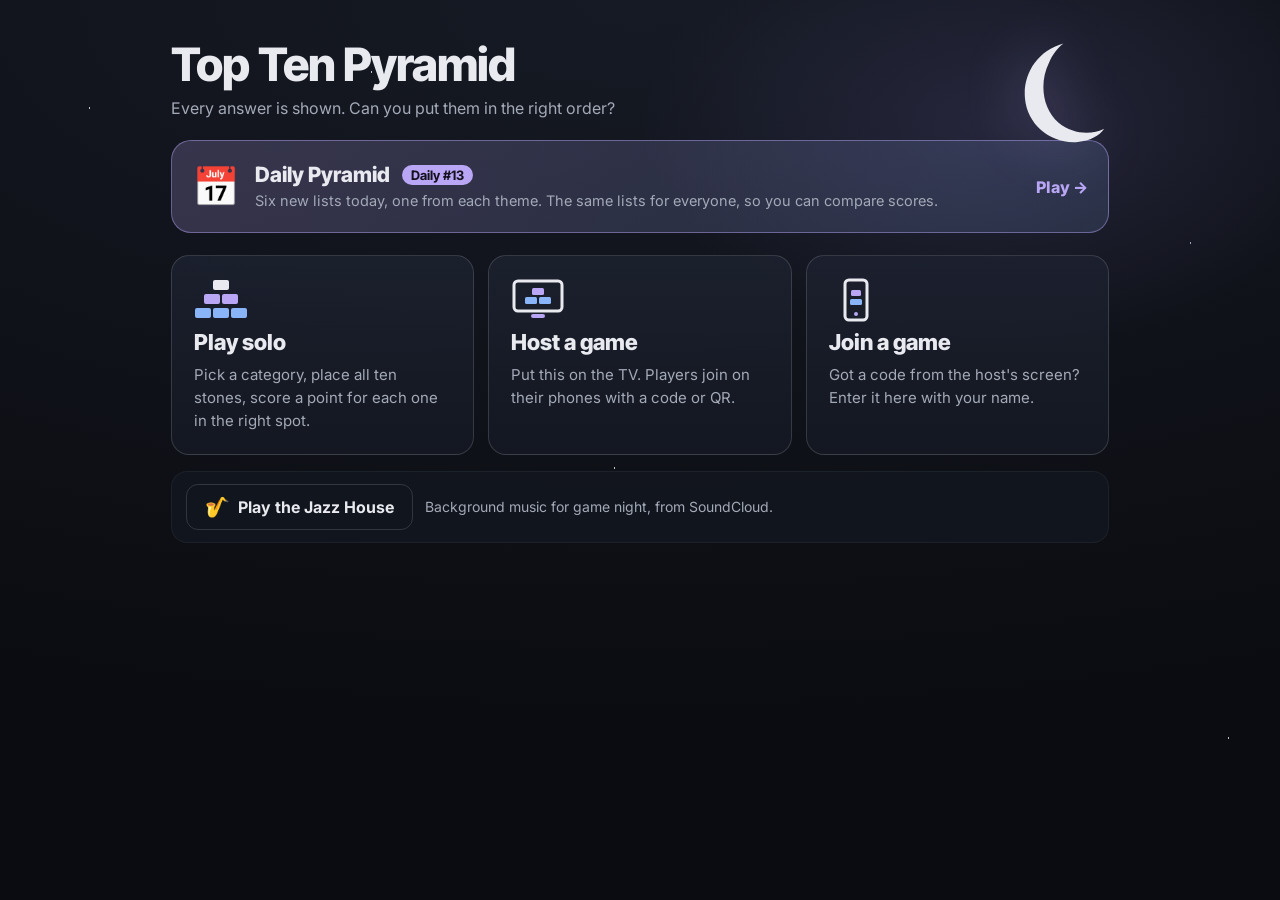
<file: index.html>
<!DOCTYPE html>
<html lang="en">
<head>
<meta charset="utf-8">
<meta name="viewport" content="width=device-width, initial-scale=1">
<title>Top Ten Pyramid</title>
<link rel="preconnect" href="https://fonts.googleapis.com">
<link href="https://fonts.googleapis.com/css2?family=Inter+Tight:wght@700;800&family=Inter:wght@400;500;600;700&family=JetBrains+Mono:wght@500;700&display=swap" rel="stylesheet">
<style>
/*
VOICE: a late-night game show: quiet, confident, a little playful.
IDEA: a pyramid of moonstones under a starry midnight sky; every answer is shown, players set each stone in its ranked place.
PICTURE: the pyramid itself, 4-3-2-1 moon-white stones, rank 1 at the apex, with a soft moon glow behind.
COLOUR and TYPE: Midnight palette: near-black navy, moon white, lavender accent, blue/teal/green/peach; Inter Tight + Inter, JetBrains Mono for codes.
LAYOUT: home with three doors (solo, host, join); play screen is title, pyramid, tray, action bar; TV screen adds code, QR and leaderboard.
*/
:root{color-scheme:light dark;
--bg:#161a24;--bg2:#0b0c11;--panel:#151923;--panel2:#1d2230;
--ink:#e9eaf0;--muted:#a3a9b7;
--sand:#e3e5ec;--sandHi:#f5f6f9;--sandLo:#8e95a6;--stoneInk:#12141b;
--acc:#b9a6f5;--accHi:#cdbffa;--blue:#8ab4f8;--teal:#72d0cc;
--empty:rgba(255,255,255,.045);--edge:rgba(255,255,255,.14);
--coral:#f2a97e;--ok:#a6d9a0;--gold:#b9a6f5}
:root[data-theme=light]{color-scheme:light}:root[data-theme=dark]{color-scheme:dark}
*{box-sizing:border-box;min-width:0}
html{background:var(--bg2)}
body::before{content:"";position:fixed;inset:0;pointer-events:none;z-index:0;opacity:.75;background-image:radial-gradient(1.2px 1.2px at 7% 12%,#fff 50%,transparent 51%),radial-gradient(1px 1px at 18% 34%,#fff 50%,transparent 51%),radial-gradient(1.4px 1.4px at 29% 8%,#fff 50%,transparent 51%),radial-gradient(1px 1px at 41% 22%,#cfd3ff 50%,transparent 51%),radial-gradient(1.1px 1.1px at 55% 6%,#fff 50%,transparent 51%),radial-gradient(1px 1px at 63% 31%,#fff 50%,transparent 51%),radial-gradient(1.3px 1.3px at 72% 44%,#fff 50%,transparent 51%),radial-gradient(1px 1px at 86% 9%,#fff 50%,transparent 51%),radial-gradient(1.2px 1.2px at 93% 27%,#cfd3ff 50%,transparent 51%),radial-gradient(1px 1px at 12% 58%,#fff 50%,transparent 51%),radial-gradient(1px 1px at 34% 71%,#fff 50%,transparent 51%),radial-gradient(1.2px 1.2px at 48% 52%,#fff 50%,transparent 51%),radial-gradient(1px 1px at 67% 78%,#fff 50%,transparent 51%),radial-gradient(1px 1px at 81% 63%,#fff 50%,transparent 51%),radial-gradient(1.3px 1.3px at 96% 82%,#fff 50%,transparent 51%),radial-gradient(1px 1px at 4% 90%,#fff 50%,transparent 51%),radial-gradient(1px 1px at 24% 95%,#cfd3ff 50%,transparent 51%),radial-gradient(1px 1px at 58% 92%,#fff 50%,transparent 51%)}
.moon{position:absolute;top:-6px;right:0;width:clamp(70px,10vw,120px);height:auto;filter:drop-shadow(0 0 28px rgba(185,166,245,.35));pointer-events:none}
.top{position:relative}
.wrap{position:relative;z-index:1}
.top:has(#homeBtn:not(.hidden)) .moon{right:170px;width:clamp(56px,7vw,84px)}
@media(max-width:600px){.top:has(#homeBtn:not(.hidden)) .moon{display:none}.moon{width:56px}}
body{margin:0;background:radial-gradient(40% 35% at 78% 14%,rgba(120,110,190,.18),transparent 70%),radial-gradient(130% 80% at 50% 0%,var(--bg) 0%,var(--bg2) 100%) fixed;color:var(--ink);font:16px/1.55 Inter,system-ui,sans-serif;overflow-x:clip;min-height:100vh}
.wrap{max-width:1040px;margin:0 auto;padding:clamp(18px,3.5vw,40px) max(4vw,14px) 48px}
h1,h2,h3{font-family:"Inter Tight",Inter,sans-serif;font-weight:800;letter-spacing:-.02em;margin:0;text-wrap:balance;line-height:1.08}
h1{font-size:clamp(30px,5vw,46px)}
h2{font-size:clamp(22px,3.4vw,32px);color:var(--sandHi)}
h3{font-size:20px}
.top{display:flex;align-items:center;justify-content:space-between;gap:12px;flex-wrap:wrap;margin-bottom:18px}
.sub{color:var(--muted);margin:6px 0 0}
button,select,input{font:inherit;font-size:16px}
button{min-height:46px;padding:0 18px;border-radius:12px;border:0;cursor:pointer;font-weight:700;color:var(--ink)}
button:disabled{opacity:.45;cursor:not-allowed}
button:focus-visible,select:focus-visible,input:focus-visible{outline:3px solid var(--gold);outline-offset:2px}
.go{background:var(--acc);color:#15121f}.go:hover:not(:disabled){background:var(--accHi)}
.ghost{background:transparent;border:1px solid var(--edge)}.ghost:hover:not(:disabled){background:rgba(255,255,255,.08)}
.link{background:none;min-height:40px;padding:0 6px;color:var(--muted);text-decoration:underline}
select,input{min-height:46px;padding:0 14px;border-radius:12px;border:1px solid var(--edge);background:var(--panel);color:var(--ink);max-width:100%}
input::placeholder{color:var(--muted)}
label.f{display:flex;flex-direction:column;gap:5px;font-size:14px;color:var(--muted)}
.hidden{display:none!important}
.row{display:flex;flex-wrap:wrap;gap:10px;align-items:end}

/* home */
.doors{display:grid;grid-template-columns:repeat(3,minmax(0,1fr));gap:14px;margin-top:22px}
.door{background:linear-gradient(180deg,rgba(29,34,48,.85),rgba(21,25,35,.85));border:1px solid var(--edge);border-radius:18px;padding:22px;text-align:left;min-height:190px;display:flex;flex-direction:column;gap:8px;align-items:flex-start;color:var(--ink)}
.door:hover{border-color:var(--acc);box-shadow:0 0 0 1px var(--acc),0 10px 40px -12px rgba(185,166,245,.45)}
.door .ic{width:54px;height:44px}
.door b{font:800 22px/1.1 "Inter Tight",Inter,sans-serif;color:var(--ink)}
.door span{color:var(--muted);font-weight:400;font-size:15px}
.hero{display:flex;justify-content:center;margin:8px 0 0}
@media(max-width:760px){.doors{grid-template-columns:1fr}.door{min-height:0}}

/* picker */
.groups{display:flex;flex-wrap:wrap;gap:8px;margin:0 0 10px}
.groups button{min-height:42px;padding:0 15px;border-radius:99px;background:rgba(255,255,255,.07);border:1px solid var(--edge);font-weight:600}
.groups button[aria-pressed=true]{background:var(--acc);color:#15121f;border-color:var(--acc)}
.pick{display:flex;flex-wrap:wrap;gap:10px;align-items:end;margin-bottom:14px}
.pick select{flex:1 1 260px}

/* board */
.cat{text-align:center;margin:6px 0 2px}
.cat p{margin:4px 0 0;color:var(--muted);font-size:15px}
.pyr{display:flex;flex-direction:column;align-items:center;gap:8px;margin-top:16px;--w:min(180px,calc((100% - 24px)/4))}
.pyr .r{display:flex;gap:8px;justify-content:center;width:100%}
.slot{width:var(--w);min-height:80px;border-radius:7px;padding:16px 6px 7px;display:flex;flex-direction:column;justify-content:center;align-items:center;text-align:center;background:var(--empty);border:1.5px dashed var(--edge);position:relative;color:var(--ink);font-weight:700}
button.slot:disabled,.chip:disabled{opacity:1;cursor:default}
button.slot:hover:not(:disabled){border-color:var(--sand);background:rgba(255,255,255,.12)}
.slot .rk{position:absolute;top:5px;left:8px;font:800 13px/1 "Inter Tight",Inter,sans-serif;opacity:.65}
.slot .nm{font-size:15px;line-height:1.15;overflow-wrap:anywhere}
.slot .st{font-size:12.5px;font-weight:400;opacity:.85;margin-top:2px}
.slot .ans{font-size:12px;font-weight:600;margin-top:3px}
.slot.full{border:0;box-shadow:0 0 22px -6px rgba(200,205,255,.35);background:linear-gradient(180deg,var(--sandHi) 0 4px,var(--sand) 4px 84%,var(--sandLo) 84%);color:var(--stoneInk);box-shadow:0 5px 0 rgba(0,0,0,.25)}
.slot.sel,.chip.sel{outline:3px solid var(--gold);outline-offset:2px}
.slot.right{background:linear-gradient(180deg,#d6f0d2 0 4px,var(--ok) 4px 84%,#6a9e65 84%);color:#10230f}
.slot.wrong{background:linear-gradient(180deg,#f9d5c0 0 4px,var(--coral) 4px 84%,#bf7a52 84%);color:#2e1508}
.slot.wrong .nm{text-decoration:line-through;text-decoration-thickness:2px}
.slot.drop{animation:drop .35s ease-out}
@keyframes drop{0%{transform:translateY(-14px);opacity:.3}100%{transform:none;opacity:1}}
.ground{height:14px;width:min(780px,100%);margin:6px auto 0;border-radius:50%;background:radial-gradient(closest-side,rgba(0,0,0,.35),transparent)}
.tray{display:flex;flex-wrap:wrap;gap:8px;justify-content:center;margin:16px auto 0;max-width:820px;min-height:52px;padding:10px;border-radius:14px;background:rgba(21,25,35,.7);border:1px solid rgba(255,255,255,.05)}
.tray.empty::after{content:"All stones placed. Drag or tap a stone to move it.";color:var(--muted);font-size:14px;align-self:center}
.chip{min-height:46px;padding:6px 14px;border-radius:10px;background:linear-gradient(180deg,var(--sandHi) 0 3px,var(--sand) 3px);color:var(--stoneInk);font-weight:700;box-shadow:0 3px 0 var(--sandLo),0 0 18px -8px rgba(200,205,255,.5)}
.chip:hover{filter:brightness(1.06)}
.hint{text-align:center;color:var(--muted);font-size:14px;margin:10px 0 0;min-height:21px}
.bar{display:flex;flex-wrap:wrap;gap:10px;justify-content:center;margin:16px auto 0}
.banner{margin:16px auto 0;max-width:640px;text-align:center;padding:16px;border-radius:14px;background:rgba(21,25,35,.85);border:1px solid rgba(255,255,255,.06)}
.banner .big{font:800 clamp(28px,5vw,44px)/1 "Inter Tight",Inter,sans-serif;color:var(--gold)}
.banner p{margin:6px 0 0;color:var(--muted)}

/* online */
.notice{max-width:640px;margin:14px auto;padding:14px 16px;border-radius:12px;background:rgba(255,107,74,.14);border:1px solid rgba(255,107,74,.4);font-size:15px}
.lobby{display:grid;grid-template-columns:minmax(0,1.1fr) minmax(0,1fr);gap:22px;align-items:start;margin-top:8px}
.codebox{background:rgba(21,25,35,.82);border:1px solid rgba(255,255,255,.06);border-radius:18px;padding:22px;text-align:center}
.codebox .lbl{color:var(--muted);font-size:15px}
.code{font:700 clamp(54px,9vw,96px)/1 "JetBrains Mono",ui-monospace,monospace;letter-spacing:.06em;color:var(--acc);margin:6px 0 10px}
.qr{display:inline-block;padding:12px;background:#fff;border-radius:14px;line-height:0}
.qr img,.qr canvas{width:min(220px,60vw)!important;height:auto!important}
.url{font-size:13px;color:var(--muted);overflow-wrap:anywhere;margin-top:10px}
.players{display:flex;flex-wrap:wrap;gap:8px;margin:10px 0}
.pl{padding:8px 14px;border-radius:99px;background:rgba(255,255,255,.1);font-weight:600}
.pl.done{background:var(--ok);color:#10230f}
.pl.done::after{content:" ✓"}
.panel{background:rgba(21,25,35,.82);border:1px solid rgba(255,255,255,.06);border-radius:16px;padding:18px}
.panel+.panel{margin-top:14px}
.board-lb{list-style:none;margin:8px 0 0;padding:0;counter-reset:lb}
.board-lb li{display:flex;justify-content:space-between;gap:10px;padding:9px 12px;border-radius:10px;background:rgba(255,255,255,.06);margin-bottom:6px;counter-increment:lb}
.board-lb li::before{content:counter(lb);font-family:"Inter Tight",Inter,sans-serif;font-weight:800;width:1.6em;color:var(--acc)}
.board-lb li .n{flex:1}
.board-lb li .s{font-weight:700;white-space:nowrap}
.board-lb li .s em{font-style:normal;color:var(--ok);font-weight:600;margin-left:6px}
.board-lb li.me{outline:2px solid var(--gold)}
.mini{display:flex;align-items:center;gap:14px;justify-content:center;flex-wrap:wrap;margin-bottom:8px;color:var(--muted)}
.mini b{color:var(--acc);font-family:"JetBrains Mono",ui-monospace,monospace;font-weight:700;font-size:21px;letter-spacing:.04em}
.timer{font-variant-numeric:tabular-nums;font:800 34px/1 "Inter Tight",Inter,sans-serif;color:var(--blue);text-align:center;margin-top:8px}
.timer.low{color:var(--coral)}
.answers{display:grid;grid-template-columns:repeat(auto-fit,minmax(170px,1fr));gap:10px;margin:16px auto 0;max-width:900px}
.answers div{padding:12px 14px;border-radius:10px;background:var(--sand);color:var(--stoneInk);font-weight:700;text-align:center;box-shadow:0 4px 0 var(--sandLo)}
.answers div.bad{background:var(--coral);box-shadow:0 4px 0 #bf7a52;text-decoration:line-through}
.ctrl{display:flex;flex-wrap:wrap;gap:10px;justify-content:center;margin-top:16px;padding-top:14px;border-top:1px solid var(--edge)}
.wait{text-align:center;padding:40px 10px}
.wait .big{font:800 clamp(26px,5vw,40px)/1.1 "Inter Tight",Inter,sans-serif;color:var(--sandHi)}
.wait p{color:var(--muted)}
@media(max-width:760px){.lobby{grid-template-columns:1fr}}
@media(max-width:600px){.slot{min-height:70px;padding:15px 3px 5px}.slot .nm{font-size:13px}.slot .st{display:none}.chip{font-size:15px;padding:6px 11px}.groups button{padding:0 12px;font-size:15px}}

/* avatars */
.avgrid{display:grid;grid-template-columns:repeat(5,minmax(0,1fr));gap:8px;margin-top:6px}
.avgrid button{min-height:0;padding:6px 2px 4px;border-radius:12px;background:rgba(255,255,255,.06);border:2px solid transparent;display:flex;flex-direction:column;align-items:center;gap:2px;font-size:12.5px;font-weight:600;color:var(--muted)}
.avgrid button svg{width:100%;max-width:62px;height:auto}
.avgrid button[aria-pressed=true]{border-color:var(--acc);background:rgba(185,166,245,.16);color:var(--ink)}
.pl{display:inline-flex;align-items:center;gap:6px}
.pl svg,.board-lb svg,.mini svg{width:30px;height:30px;flex:none}
.pl{padding:4px 14px 4px 5px}
.board-lb li{align-items:center}
.board-lb li .n{display:flex;align-items:center;gap:8px}
body.tv .pl svg,body.tv .board-lb svg{width:44px;height:44px}
/* character animations */
.av *{transform-box:fill-box;transform-origin:center}
.av .blink{animation:avBlink 4.2s infinite}
.av .bob{animation:avBob 2.6s ease-in-out infinite}
.av .breathe{animation:avBreathe 3.6s ease-in-out infinite;transform-origin:50% 100%}
.av .sway{animation:avSway 3.4s ease-in-out infinite;transform-origin:50% 100%}
.av .nod{animation:avNod 1.1s ease-in-out infinite}
.av .jitter{animation:avJitter .5s steps(2) infinite}
.av .swing{animation:avSwing 2.4s ease-in-out infinite;transform-origin:50% 100%}
.av .wobble{animation:avWobble 2.2s ease-in-out infinite}
.av .kick{animation:avKick 1.4s cubic-bezier(.3,0,.5,1) infinite}
.av .bounce{animation:avKick 1.1s cubic-bezier(.3,0,.5,1) infinite}
.av .thumb{animation:avThumb 2.6s ease-in-out infinite;transform-origin:50% 100%}
.av .sparkle{animation:avSparkle 2.2s ease-in-out infinite}
.av .zzz{animation:avZzz 3s ease-in-out infinite}
.av .led{animation:avLed 1.2s steps(2) infinite}
.av .ember{animation:avEmber 1.6s ease-in-out infinite}
.av .smoke{animation:avSmoke 3s ease-in infinite}
.av .smoke.s2{animation-delay:1.4s}
.av .bubble{animation:avBubble 3.2s ease-in-out infinite;transform-origin:50% 20%}
.av .pupils{animation:avShifty 2.4s ease-in-out infinite}
.av .sweat{animation:avSweat 1.8s ease-in infinite}
.av .glint{animation:avGlint 2.6s ease-in-out infinite}
.av .chain{animation:avChain 1.1s ease-in-out infinite;transform-origin:50% 0}
.av .swish{animation:avSwish 2.2s ease-in infinite}
@keyframes avBlink{0%,90%,100%{transform:scaleY(1)}94%{transform:scaleY(.12)}}
@keyframes avBob{0%,100%{transform:translateY(0)}50%{transform:translateY(-2.5px)}}
@keyframes avBreathe{0%,100%{transform:scale(1,1)}50%{transform:scale(1.03,.97)}}
@keyframes avSway{0%,100%{transform:rotate(-3deg)}50%{transform:rotate(3deg)}}
@keyframes avNod{0%,100%{transform:translateY(0)}40%{transform:translateY(2.4px)}}
@keyframes avJitter{0%{transform:translateX(-.6px)}100%{transform:translateX(.6px)}}
@keyframes avSwing{0%,100%{transform:rotate(-6deg)}50%{transform:rotate(6deg)}}
@keyframes avWobble{0%,100%{transform:rotate(-5deg)}50%{transform:rotate(5deg) translateY(-2px)}}
@keyframes avKick{0%,100%{transform:translateY(0)}50%{transform:translateY(-14px) rotate(180deg)}}
@keyframes avThumb{0%,70%,100%{transform:rotate(0)}80%{transform:rotate(-12deg)}90%{transform:rotate(6deg)}}
@keyframes avSparkle{0%,100%{opacity:0;transform:scale(.3)}50%{opacity:1;transform:scale(1)}}
@keyframes avZzz{0%{opacity:0;transform:translate(-4px,6px)}30%{opacity:1}100%{opacity:0;transform:translate(4px,-6px)}}
@keyframes avLed{0%{opacity:1}100%{opacity:.2}}
@keyframes avEmber{0%,100%{opacity:.75}50%{opacity:1;filter:brightness(1.3)}}
@keyframes avSmoke{0%{opacity:0;transform:translateY(4px)}25%{opacity:.9}100%{opacity:0;transform:translate(3px,-10px)}}
@keyframes avBubble{0%,15%{transform:scale(.25)}70%{transform:scale(1.15)}78%{transform:scale(1.2);opacity:1}82%,100%{transform:scale(.25);opacity:0}}
@keyframes avShifty{0%,20%{transform:translateX(0)}35%,55%{transform:translateX(2.4px)}70%,90%{transform:translateX(-2.4px)}100%{transform:translateX(0)}}
@keyframes avSweat{0%{opacity:0;transform:translateY(-2px)}20%{opacity:1}100%{opacity:0;transform:translateY(12px)}}
@keyframes avGlint{0%,60%,100%{opacity:0}75%{opacity:1}}
@keyframes avChain{0%,100%{transform:rotate(0)}40%{transform:rotate(3deg) translateY(1.5px)}}
@keyframes avSwish{0%{transform:translateY(-14px);opacity:0}25%{opacity:1}70%{transform:translateY(10px);opacity:1}100%{transform:translateY(16px);opacity:0}}
@media(prefers-reduced-motion:reduce){.av *{animation:none!important}}

/* game-night screens */
.card{display:inline-flex;flex-direction:column;align-items:center;justify-content:center;width:54px;height:76px;border-radius:8px;background:#fff;color:#1d130d;font:800 22px/1 "Inter Tight",Inter,sans-serif;box-shadow:0 3px 0 rgba(0,0,0,.3);margin:3px}
.card i{font-style:normal;font-size:20px;margin-top:4px}
.card.red{color:#d0566b}
.bj{display:flex;align-items:center;justify-content:center;gap:18px;flex-wrap:wrap;margin-top:14px}
.bjp{background:rgba(21,25,35,.85);border-radius:16px;padding:14px 16px;min-width:240px;text-align:center;border:2px solid transparent}
.bjp.win{border-color:var(--acc);background:rgba(185,166,245,.14)}
.bjn{display:flex;align-items:center;justify-content:center;gap:8px;font-size:18px}
.bjn svg{width:44px;height:44px}
.bjc{color:var(--muted);font-size:14px;margin:2px 0 8px}
.bjv{font:800 22px/1 "Inter Tight",Inter,sans-serif;color:var(--sandHi);margin-top:8px}
.bj.ph .bjp{min-width:0;flex:1 1 140px;padding:10px}
.bj.ph .card{width:42px;height:60px;font-size:17px}
.vs{font:800 22px/1 "Inter Tight",Inter,sans-serif;color:var(--acc)}
.big2{font-size:18px;color:var(--ink)}
.opts{display:grid;grid-template-columns:repeat(auto-fit,minmax(200px,1fr));gap:12px;margin:16px auto 0;max-width:1100px}
.opt{background:rgba(21,25,35,.85);border:1px solid rgba(255,255,255,.06);border-radius:16px;padding:16px}
.opt-g{color:var(--acc);font-size:13px;font-weight:700}
.opt-t{font:800 19px/1.15 "Inter Tight",Inter,sans-serif;margin:4px 0 10px;text-wrap:balance}
.opt-bar{height:10px;border-radius:99px;background:rgba(255,255,255,.1);overflow:hidden}
.opt-bar span{display:block;height:100%;background:linear-gradient(90deg,var(--acc),var(--blue));transition:width .4s}
.opt-v{display:flex;align-items:center;flex-wrap:wrap;gap:2px;margin-top:8px;min-height:34px}
.opt-v svg{width:30px;height:30px}
.opt-v b{margin-left:auto;font:800 22px/1 "Inter Tight",Inter,sans-serif;color:var(--sandHi)}
.vopts{display:grid;gap:10px;margin:14px auto 0;max-width:520px}
.vopt{min-height:58px;text-align:left;padding:10px 16px;border-radius:14px;background:rgba(255,255,255,.08);border:2px solid var(--edge);font-size:17px;display:flex;flex-direction:column;gap:2px;color:var(--ink)}
.vopt small{color:var(--acc);font-size:12.5px;font-weight:700}
.vopt[aria-pressed=true]{background:var(--acc);color:#15121f;border-color:var(--acc)}
.vopt[aria-pressed=true] small{color:var(--stoneInk)}
.vopt.mine{opacity:.6;font-weight:600}
.wheelwrap{display:flex;justify-content:center;margin-top:10px}
.wheel{width:min(420px,80vw);height:auto;overflow:visible}
#wheelRot{transform-origin:0 0;transform-box:view-box}
body.tv .wheel{width:min(560px,60vh)}
.intro{text-align:center;padding:36px 16px;border-radius:20px;background:color-mix(in srgb,var(--c) 16%,rgba(21,25,35,.9));box-shadow:0 0 60px -20px var(--c);border:2px solid var(--c);max-width:820px;margin:10px auto}
.intro .lbl{color:var(--ink);opacity:.8;font-weight:700}
.intro h2{font-size:clamp(30px,5vw,56px);margin:8px 0;color:#fff}
.intro p{font-size:18px;max-width:560px;margin:0 auto}
.winner{display:flex;align-items:center;gap:14px;justify-content:center;margin:18px auto 0;max-width:620px;padding:14px 18px;border-radius:16px;background:rgba(185,166,245,.14);border:2px solid var(--acc);font-size:20px}
.winner svg{width:64px;height:64px}
.winner span{font:800 30px/1 "Inter Tight",Inter,sans-serif;color:var(--ok)}
.winner.none{border-color:var(--edge);background:rgba(21,25,35,.85);color:var(--muted)}
.scenes{display:grid;grid-template-columns:repeat(2,minmax(0,1fr));gap:16px;margin-top:14px}
.scenes.ph{grid-template-columns:1fr;gap:10px}
.scene{width:100%;height:auto;display:block}
.bigq{text-align:center;font:800 clamp(24px,4vw,44px)/1.15 "Inter Tight",Inter,sans-serif;margin:16px 0 6px;text-wrap:balance}
.bigq span{color:var(--acc)}
.bigq.sm{font-size:clamp(20px,3vw,30px)}
.fivebox{display:grid;gap:10px;max-width:420px;margin:12px auto 0}
.fivebox input{font-size:20px;min-height:54px}
textarea{width:100%;font:inherit;font-size:17px;padding:12px 14px;border-radius:12px;border:1px solid var(--edge);background:var(--panel);color:var(--ink);resize:vertical}
.entries{list-style:none;padding:0;margin:14px auto 0;max-width:900px;display:grid;gap:10px;counter-reset:en}
.entries li{counter-increment:en;display:flex;gap:12px;align-items:center;padding:14px 16px;border-radius:14px;background:rgba(21,25,35,.85);font-size:20px}
.entries li::before{content:counter(en);font:800 20px/1 "Inter Tight",Inter,sans-serif;color:var(--acc)}
.entries li span{flex:1}
.entries li b{color:var(--ok);white-space:nowrap}
.entries li.win{outline:3px solid var(--gold)}
.emoji{text-align:center;font-size:clamp(64px,12vw,140px);line-height:1.1;margin:10px 0}
.hints{display:flex;flex-wrap:wrap;gap:10px;justify-content:center}
.hints span{padding:8px 14px;border-radius:99px;background:rgba(138,180,248,.16);color:var(--blue);font-weight:700}
.memgrid{display:grid;grid-template-columns:repeat(5,minmax(0,1fr));gap:12px;max-width:760px;margin:14px auto 0}
.memgrid div{aspect-ratio:1;display:grid;place-items:center;font-size:clamp(34px,6vw,70px);background:var(--panel2);border:1px solid rgba(255,255,255,.08);border-radius:16px}
.tags{display:flex;flex-wrap:wrap;gap:6px;justify-content:center;margin:12px 0}
.tags span{padding:6px 12px;border-radius:99px;background:var(--acc);color:var(--stoneInk);font-weight:700}
.who{display:grid;grid-template-columns:minmax(0,220px) minmax(0,1fr);gap:20px;align-items:start;max-width:980px;margin:14px auto 0}
.mystery{aspect-ratio:3/4;border-radius:18px;background:radial-gradient(60% 50% at 50% 40%,rgba(185,166,245,.35),transparent 70%),repeating-linear-gradient(45deg,#1d2230 0 14px,#232838 14px 28px);border:1px solid rgba(255,255,255,.08);display:grid;place-items:center;font:800 96px/1 "Inter Tight",Inter,sans-serif;color:var(--acc);text-align:center;padding:10px}
.mystery b{font-size:26px;line-height:1.15}
.clues{margin:0;padding:0;list-style:none;display:grid;gap:8px}
.clues li{padding:12px 16px;border-radius:12px;background:rgba(21,25,35,.85);color:var(--muted);font-size:18px}
.clues li.on{background:var(--sand);color:var(--stoneInk);font-weight:600}
.clues.ph li{font-size:15px;padding:9px 12px}
@media(max-width:700px){.who{grid-template-columns:1fr}.mystery{aspect-ratio:auto;height:120px}}
.hl{display:flex;gap:16px;align-items:center;justify-content:center;flex-wrap:wrap;margin-top:12px}
.hlc{flex:1 1 220px;max-width:340px;background:var(--sand);color:var(--stoneInk);border-radius:18px;padding:20px;text-align:center;box-shadow:0 5px 0 var(--sandLo)}
.hlc b{display:block;font:800 22px/1.15 "Inter Tight",Inter,sans-serif}
.hlc span{display:block;margin-top:8px;font-size:20px;font-weight:700;color:#6b4fd6}
.hl.ph .hlc{padding:12px;flex-basis:130px}
.hl.ph .hlc b{font-size:16px}
.hl.ph .hlc span{font-size:15px}
.hlbtn{flex:1 1 140px;min-height:64px;font-size:20px;border-radius:14px;background:rgba(255,255,255,.1);border:2px solid var(--edge)}
.hlbtn[aria-pressed=true]{background:var(--acc);color:#15121f}
.pl.outp{opacity:.45;text-decoration:line-through}
.podium{display:flex;justify-content:center;align-items:flex-end;gap:14px;margin-top:16px}
.pod{display:flex;flex-direction:column;align-items:center;gap:4px;width:min(200px,30vw)}
.pod svg{width:80px;height:80px}
.pod b{font-size:18px}
.pod span{color:var(--muted)}
.pod .step{width:100%;display:grid;place-items:center;font:800 34px/1 "Inter Tight",Inter,sans-serif;color:var(--stoneInk);background:linear-gradient(180deg,var(--sandHi) 0 5px,var(--sand) 5px);border-radius:10px 10px 0 0}
.pod.p1 .step{height:150px}.pod.p2 .step{height:110px}.pod.p3 .step{height:80px}
body.tv .bigq{font-size:clamp(36px,4.4vw,64px)}
body.tv .entries li,body.tv .clues li{font-size:24px}
.review{max-width:980px;margin:14px auto 0;background:rgba(21,25,35,.88);border:1px solid rgba(185,166,245,.35);border-radius:18px;padding:18px}
.rvlist{list-style:none;margin:12px 0 0;padding:0;display:grid;gap:8px}
.rvlist li{display:flex;align-items:center;gap:12px;flex-wrap:wrap;padding:10px 12px;border-radius:12px;background:rgba(255,255,255,.04)}
.rvlist .n{display:flex;align-items:center;gap:8px;min-width:130px}
.rvlist .n svg{width:34px;height:34px}
.rvlist q{flex:1;font-size:18px;quotes:"“" "”"}
.rvans{display:flex;flex-wrap:wrap;gap:6px;flex:1}
.rvchip{min-height:40px;padding:0 12px;border-radius:99px;background:rgba(242,169,126,.16);border:1px solid rgba(242,169,126,.5);color:var(--coral);font-weight:600}
.rvchip.ok{background:rgba(166,217,160,.16);border-color:rgba(166,217,160,.6);color:var(--ok)}
.rvn{font:800 22px/1 "Inter Tight",Inter,sans-serif;color:var(--acc);min-width:1.5em;text-align:right}

.music{display:flex;flex-wrap:wrap;align-items:center;gap:10px;justify-content:center;margin:16px auto 0;max-width:900px;padding:10px 14px;border-radius:14px;background:rgba(21,25,35,.82);border:1px solid rgba(255,255,255,.06)}
.music button{min-height:40px;padding:0 14px}
.music label{display:flex;align-items:center;gap:8px;color:var(--muted);font-size:14px}
.music input[type=range]{accent-color:var(--acc);width:120px;min-height:0;padding:0;border:0;background:none}
.music .now{color:var(--muted);font-size:14px;max-width:320px;overflow:hidden;text-overflow:ellipsis;white-space:nowrap}
.music .now b{color:var(--ink);font-weight:600}
.music iframe{width:min(420px,100%);height:20px;border:0;border-radius:4px;opacity:.9}
.music .eq{display:inline-flex;gap:2px;align-items:flex-end;height:14px}
.music .eq i{width:3px;background:var(--acc);border-radius:2px;animation:eq 1s ease-in-out infinite}
.music .eq i:nth-child(2){animation-delay:.2s}.music .eq i:nth-child(3){animation-delay:.4s}
.music.paused .eq i{animation:none;height:3px}
@keyframes eq{0%,100%{height:3px}50%{height:14px}}
@media(prefers-reduced-motion:reduce){.music .eq i{animation:none;height:8px}}

/* ---------- theme emojis ---------- */
.emo{font-style:normal;line-height:1}
.catg{display:inline-block;margin-bottom:6px;padding:3px 12px;border-radius:99px;background:rgba(185,166,245,.12);color:var(--acc);font-size:13px;font-weight:700;letter-spacing:.02em}
.opt-t .emo{display:block;font-size:30px;margin-bottom:6px}
.vopt>span{display:flex;align-items:center;gap:6px}
.vopt .emo{font-size:22px}

/* ---------- menu: music option ---------- */
.menurow{display:flex;flex-wrap:wrap;align-items:center;gap:12px;margin-top:16px;padding:12px 14px;border-radius:16px;background:rgba(21,25,35,.6);border:1px solid rgba(255,255,255,.05)}
.menurow .sub{margin:0;font-size:14px}
.musicbtn{display:inline-flex;align-items:center;gap:8px}
.musicbtn span{font-size:20px}

/* ---------- remote host ---------- */
.pl.ctl::after{content:" 🎮"}
.ctlnote{font-size:14px}
.ctlbar{position:sticky;top:8px;z-index:5;margin:4px auto 12px;max-width:560px;padding:10px 12px;border-radius:16px;background:rgba(29,34,48,.94);border:1px solid rgba(185,166,245,.45);box-shadow:0 10px 30px -14px rgba(0,0,0,.7);backdrop-filter:blur(6px);animation:slideDown .35s ease-out}
.ctlhead{display:flex;align-items:center;gap:8px;font-size:13.5px;color:var(--muted);margin-bottom:8px}
.ctlbadge{padding:2px 10px;border-radius:99px;background:var(--acc);color:#15121f;font-weight:800;font-size:12.5px}
.ctlbtns{display:flex;flex-wrap:wrap;gap:8px;align-items:end}
.ctlbtns button{flex:1 1 auto;min-height:44px}
.ctlbtns .ctldur{flex:1 1 140px;font-size:12.5px}
.ctlbtns .ctldur select{min-height:44px;width:100%}
.ghost.danger{color:var(--coral);border-color:rgba(242,169,126,.45);flex:0 0 auto}
.ctlbtns button.sent{opacity:.6}
.rvlist.ph li{padding:8px 10px;gap:8px}
.rvlist.ph .n{min-width:0;flex:1 1 100%}
.rvlist.ph q{font-size:15px}
.rvlist.ph .rvchip{min-height:40px;font-size:14px}

/* ---------- drag and drop ---------- */
.chip,.slot.full{touch-action:none;user-select:none;-webkit-user-select:none;cursor:grab}
.slot{user-select:none;-webkit-user-select:none}
.dragghost{position:fixed;left:0;top:0;z-index:100;pointer-events:none;display:flex;align-items:center;max-width:220px;box-shadow:0 14px 30px -8px rgba(0,0,0,.6),0 0 0 2px var(--acc);opacity:.96;transition:none}
body.dragging,body.dragging *{cursor:grabbing!important}
.dragsrc{opacity:.35}
.slot.over{border-color:var(--acc)!important;border-style:solid;background:rgba(185,166,245,.22);transform:scale(1.04)}
.slot.full.over{outline:3px solid var(--acc);outline-offset:2px}
.tray.over{border-color:var(--acc);background:rgba(185,166,245,.12)}
.slot{transition:transform .15s,background .15s,border-color .15s}

/* ---------- motion ---------- */
@keyframes fadeUp{from{opacity:0;transform:translateY(14px)}to{opacity:1;transform:none}}
@keyframes slideDown{from{opacity:0;transform:translateY(-10px)}to{opacity:1;transform:none}}
@keyframes slideIn{from{opacity:0;transform:translateX(-18px)}to{opacity:1;transform:none}}
@keyframes pop{0%{opacity:0;transform:scale(.7)}60%{opacity:1;transform:scale(1.08)}100%{transform:scale(1)}}
@keyframes stoneIn{0%{opacity:0;transform:translateY(-38px) scale(.9)}70%{opacity:1;transform:translateY(3px)}100%{transform:none}}
@keyframes flip{0%{transform:perspective(500px) rotateX(90deg);opacity:.2}100%{transform:none;opacity:1}}
@keyframes grow{from{transform:scaleY(0)}to{transform:scaleY(1)}}
@keyframes glow{0%,100%{box-shadow:0 0 0 0 rgba(185,166,245,0)}50%{box-shadow:0 0 30px 4px rgba(185,166,245,.45)}}
.enter{animation:fadeUp .4s cubic-bezier(.2,.7,.2,1)}
#hX.enter>*,#jX.enter>*{animation:fadeUp .45s cubic-bezier(.2,.7,.2,1) both}
#hX.enter>*:nth-child(2),#jX.enter>*:nth-child(2){animation-delay:.06s}
#hX.enter>*:nth-child(3),#jX.enter>*:nth-child(3){animation-delay:.12s}
#hX.enter>*:nth-child(n+4),#jX.enter>*:nth-child(n+4){animation-delay:.18s}
#hX.enter{animation:none}#jX.enter{animation:none}
.pyr.build .slot{animation:stoneIn .55s cubic-bezier(.2,.8,.3,1.2) both;animation-delay:calc(var(--d)*.28s + .2s)}
.pyr.rev .slot{animation:flip .55s ease-out both;animation-delay:calc(var(--d)*.09s)}
.enter .board-lb li,.board-lb li{animation:slideIn .4s ease-out both;animation-delay:calc(var(--i,0)*60ms)}
.answers div{animation:fadeUp .4s ease-out both;animation-delay:calc(var(--i,0)*45ms)}
.banner:not(.hidden){animation:pop .5s ease-out}
.banner .big{animation:pop .6s .1s ease-out both}
.winner{animation:pop .6s ease-out both,glow 2s .6s ease-in-out 2}
.pod{animation:fadeUp .6s ease-out both}
.pod.p3{animation-delay:.2s}.pod.p2{animation-delay:.6s}.pod.p1{animation-delay:1s}
.pod .step{transform-origin:bottom;animation:grow .7s cubic-bezier(.2,.8,.3,1) both;animation-delay:inherit}
#hX.enter .opt,#jX.enter .vopt{animation:fadeUp .4s ease-out both}
.vopts .vopt:nth-child(2),.opts .opt:nth-child(2){animation-delay:.05s}
.vopts .vopt:nth-child(3),.opts .opt:nth-child(3){animation-delay:.1s}
.vopts .vopt:nth-child(4),.opts .opt:nth-child(4){animation-delay:.15s}
.vopts .vopt:nth-child(5),.opts .opt:nth-child(5){animation-delay:.2s}
.vopts .vopt:nth-child(6),.opts .opt:nth-child(6){animation-delay:.25s}
.enter .card,.card.new{animation:pop .35s ease-out both}
.enter .memgrid div{animation:pop .4s ease-out both}
.enter .memgrid div:nth-child(3n+1){animation-delay:.1s}.enter .memgrid div:nth-child(3n+2){animation-delay:.2s}
.clues li.new{animation:pop .45s ease-out both}
.pl{transition:background .3s,color .3s,transform .2s}
.pl.done{animation:pop .35s ease-out}
.intro{animation:pop .55s cubic-bezier(.2,.8,.3,1.2) both}
button{transition:transform .08s,background .15s,filter .15s,box-shadow .15s}
button:active:not(:disabled){transform:scale(.96)}
.hlbtn[aria-pressed=true]{animation:pop .3s ease-out}
.door{transition:transform .2s,box-shadow .2s,border-color .2s}
.door:hover{transform:translateY(-3px)}
@media(prefers-reduced-motion:reduce){
  *,*::before,*::after{animation:none!important;transition:none!important}
}
.pyr.rev~.ground~.tray{display:none}
.music .now.wide{white-space:normal;max-width:none;text-align:center}

/* ---------- scoring extras ---------- */
.dbl{margin:4px auto 6px;width:fit-content;padding:5px 14px;border-radius:99px;background:linear-gradient(90deg,var(--acc),var(--blue));color:#15121f;font:800 14px/1.2 "Inter Tight",Inter,sans-serif;letter-spacing:.02em;animation:pop .5s ease-out both}
body.tv .dbl{font-size:20px;padding:8px 20px}
.board-lb li .s em.perf{color:#e6d27a}
.board-lb li .s em.spd{color:var(--blue);font-size:13px}
.banner.perfect{border-color:#e6d27a;box-shadow:0 0 40px -10px rgba(230,210,122,.6)}
.banner.perfect .big{color:#e6d27a}

/* ---------- manage players ---------- */
.manage{max-width:900px;margin:14px auto 0}
.manage summary{cursor:pointer;font-weight:700;min-height:30px;display:flex;align-items:center;gap:6px}
.manage summary span{color:var(--muted);font-weight:400}
.mlist{list-style:none;margin:10px 0 0;padding:0;display:grid;gap:6px}
.mlist li{display:flex;align-items:center;gap:10px;flex-wrap:wrap;padding:6px 10px;border-radius:12px;background:rgba(255,255,255,.04)}
.mlist .n{display:flex;align-items:center;gap:8px;flex:1 1 160px}
.mlist .n svg{width:32px;height:32px;flex:none}
.mlist .dup{font-style:normal;font-size:12px;padding:2px 8px;border-radius:99px;background:rgba(242,169,126,.16);color:var(--coral)}
.mbtns{display:flex;gap:6px}
.mbtns button{min-height:38px;padding:0 12px;font-size:14px}
.mform{display:flex;gap:6px;flex:1 1 220px}
.mform input{flex:1;min-height:40px}
.mform button{min-height:40px;padding:0 12px}
#jManage{margin:0 auto 12px;max-width:560px;animation:slideDown .3s ease-out}

/* ---------- Guess the Song clip ---------- */
.songframe{position:fixed;left:-10000px;top:0;width:320px;height:120px;border:0;opacity:0;pointer-events:none}
.listen{display:grid;place-items:center;margin:18px auto 6px;width:clamp(130px,18vw,200px);aspect-ratio:1;border-radius:50%;background:radial-gradient(circle,rgba(138,180,248,.28),rgba(138,180,248,.06) 70%);border:2px solid rgba(138,180,248,.5);font-size:clamp(60px,9vw,96px)}
.listen.on{animation:listen 1.1s ease-in-out infinite}
@keyframes listen{0%,100%{box-shadow:0 0 0 0 rgba(138,180,248,.5);transform:scale(1)}50%{box-shadow:0 0 0 22px rgba(138,180,248,0);transform:scale(1.05)}}
/* next game: join panel on the final screen */
.nextjoin{display:flex;gap:22px;align-items:center;justify-content:center;flex-wrap:wrap;max-width:720px;margin:18px auto 0;text-align:left;animation:fadeUp .6s 1.4s ease-out both}
.nextjoin .nqr{width:170px;height:170px;border-radius:12px;display:block;image-rendering:pixelated}
.nextjoin h3{margin:0 0 6px}
.nextjoin .nbig{font:800 44px/1 "JetBrains Mono",monospace;color:var(--acc);letter-spacing:.12em;margin:6px 0}
.bj.n3 .card,.bj.n4 .card,.bj.n5 .card,.bj.n6 .card{transform:scale(.85)}

/* ---------- Daily Pyramid ---------- */
.dailydoor{display:flex;align-items:center;gap:16px;width:100%;margin-top:20px;padding:16px 20px;border-radius:20px;text-align:left;cursor:pointer;color:var(--ink);background:linear-gradient(120deg,rgba(185,166,245,.22),rgba(138,180,248,.14));border:1px solid rgba(185,166,245,.45);transition:transform .2s,box-shadow .2s}
.dailydoor:hover{transform:translateY(-2px);box-shadow:0 14px 34px -18px rgba(185,166,245,.7)}
.dailydoor .dcal{font-size:38px}
.dailydoor .dtxt{display:flex;flex-direction:column;gap:3px;flex:1}
.dailydoor b{font:800 21px/1.2 "Inter Tight",Inter,sans-serif}
.dailydoor b em{font-style:normal;font-weight:700;font-size:13px;margin-left:8px;padding:2px 9px;border-radius:99px;background:var(--acc);color:#15121f;vertical-align:middle}
.dailydoor .dtxt>span{color:var(--muted);font-size:14.5px;font-weight:400}
.dailydoor .dgo{font-weight:800;color:var(--acc);white-space:nowrap}
.dhead{display:flex;flex-wrap:wrap;gap:10px 16px;align-items:center;justify-content:center;margin:6px 0 4px;color:var(--muted);font-size:14.5px}
.dhead .dnum{font-weight:800;color:var(--acc)}
.dpips{display:flex;gap:6px}
.dpips i{font-style:normal;width:30px;height:30px;display:grid;place-items:center;border-radius:50%;background:rgba(255,255,255,.05);opacity:.45;font-size:15px}
.dpips i.done{opacity:.85;background:rgba(166,217,160,.18)}
.dpips i.now{opacity:1;background:rgba(185,166,245,.3);box-shadow:0 0 0 2px var(--acc)}
.drows{list-style:none;margin:14px auto 6px;padding:0;max-width:520px;display:grid;gap:6px;text-align:left}
.drows li{display:flex;gap:10px;align-items:center;padding:8px 12px;border-radius:12px;background:rgba(255,255,255,.05)}
.drows .n{flex:1;font-size:14.5px}
.drows b{font-family:"JetBrains Mono",monospace}
.dshare{white-space:pre-wrap;text-align:left;margin:10px auto;max-width:420px;padding:10px 14px;border-radius:12px;background:rgba(0,0,0,.3);font-size:14px}

/* TV mode: bigger everything, controls tucked away */
body.tv .wrap{max-width:1600px}
body.tv{font-size:19px}
body.tv h2{font-size:clamp(30px,3.6vw,52px)}
body.tv .pyr{--w:min(260px,calc((100% - 24px)/4))}
body.tv .slot{min-height:104px}
body.tv .slot .nm{font-size:clamp(16px,1.6vw,24px)}
body.tv .slot .st{font-size:15px}
body.tv .answers div{font-size:clamp(17px,1.5vw,24px);padding:16px}
body.tv .top .homebtn{display:none}
body.tv .timer{font-variant-numeric:tabular-nums;font-size:56px}
@media(prefers-reduced-motion:reduce){.slot.drop{animation:none}}
</style>
</head>
<body>
<div class="wrap">
  <div class="top">
    <div>
      <h1>Top Ten Pyramid</h1>
      <p class="sub" id="tagline">Every answer is shown. Can you put them in the right order?</p>
    </div>
    <svg class="moon" viewBox="0 0 100 100" aria-hidden="true"><path d="M62 8 C40 14 28 34 30 54 C32 76 52 92 74 90 C84 89 92 85 96 79 C86 84 70 84 58 74 C44 62 42 40 50 24 C53 17 57 12 62 8Z" fill="#e9eaf0"/></svg>
    <button class="ghost homebtn hidden" type="button" id="homeBtn" style="position:relative;z-index:1">Back to menu</button>
  </div>

  <!-- HOME -->
  <section id="vHome">
    <button class="dailydoor" type="button" data-go="daily">
      <span class="dcal" aria-hidden="true">📅</span>
      <span class="dtxt"><b>Daily Pyramid <em id="dailyNum"></em></b><span>Six new lists today, one from each theme. The same lists for everyone, so you can compare scores.</span></span>
      <span class="dgo" aria-hidden="true">Play →</span>
    </button>
    <div class="doors">
      <button class="door" type="button" data-go="solo">
        <svg class="ic" viewBox="0 0 54 44" aria-hidden="true"><rect x="19" y="2" width="16" height="10" rx="2" fill="#e9eaf0"/><rect x="10" y="16" width="16" height="10" rx="2" fill="#b9a6f5"/><rect x="28" y="16" width="16" height="10" rx="2" fill="#b9a6f5"/><rect x="1" y="30" width="16" height="10" rx="2" fill="#8ab4f8"/><rect x="19" y="30" width="16" height="10" rx="2" fill="#8ab4f8"/><rect x="37" y="30" width="16" height="10" rx="2" fill="#8ab4f8"/></svg>
        <b>Play solo</b><span>Pick a category, place all ten stones, score a point for each one in the right spot.</span>
      </button>
      <button class="door" type="button" data-go="host">
        <svg class="ic" viewBox="0 0 54 44" aria-hidden="true"><rect x="3" y="3" width="48" height="30" rx="4" fill="none" stroke="#e9eaf0" stroke-width="3"/><rect x="20" y="36" width="14" height="4" rx="2" fill="#b9a6f5"/><rect x="21" y="10" width="12" height="7" rx="1.5" fill="#b9a6f5"/><rect x="14" y="19" width="12" height="7" rx="1.5" fill="#8ab4f8"/><rect x="28" y="19" width="12" height="7" rx="1.5" fill="#8ab4f8"/></svg>
        <b>Host a game</b><span>Put this on the TV. Players join on their phones with a code or QR.</span>
      </button>
      <button class="door" type="button" data-go="join">
        <svg class="ic" viewBox="0 0 54 44" aria-hidden="true"><rect x="16" y="2" width="22" height="40" rx="4" fill="none" stroke="#e9eaf0" stroke-width="3"/><rect x="22" y="12" width="10" height="6" rx="1.5" fill="#b9a6f5"/><rect x="21" y="21" width="12" height="6" rx="1.5" fill="#8ab4f8"/><circle cx="27" cy="36" r="2" fill="#b9a6f5"/></svg>
        <b>Join a game</b><span>Got a code from the host's screen? Enter it here with your name.</span>
      </button>
    </div>
    <div class="menurow"><button class="ghost musicbtn" type="button" id="mMenu"><span aria-hidden="true">🎷</span> Play the Jazz House</button><span class="sub">Background music for game night, from SoundCloud.</span></div>
  </section>

  <!-- DAILY -->
  <section id="vDaily" class="hidden">
    <div class="dhead" id="dHead"></div>
    <div id="dPlay">
      <div id="dBoard"></div>
      <div class="bar">
        <button class="go" type="button" id="dCheck" disabled>Check my pyramid</button>
        <button class="ghost" type="button" id="dClear">Clear</button>
      </div>
      <div class="banner hidden" id="dResult"><div class="big" id="dScore"></div><p id="dMsg"></p><div class="bar"><button class="go" type="button" id="dNext">Next</button></div></div>
    </div>
    <div id="dSum" class="hidden">
      <div class="banner"><div class="lbl">Today's score</div><div class="big" id="dTotal"></div><p id="dVerdict"></p>
        <ol class="drows" id="dRows"></ol>
        <div class="bar"><button class="go" type="button" id="dShare">Share my score</button></div>
        <pre class="dshare hidden" id="dShareTxt"></pre>
        <p class="sub" id="dNextIn"></p>
      </div>
    </div>
  </section>

  <!-- SOLO -->
  <section id="vSolo" class="hidden">
    <nav class="groups" id="sGroups" aria-label="Themes"></nav>
    <div class="pick">
      <select id="sCat" aria-label="Category"></select>
      <button class="ghost" type="button" id="sRandom">Random category</button>
    </div>
    <div id="sBoard"></div>
    <div class="bar">
      <button class="go" type="button" id="sCheck" disabled>Check my pyramid</button>
      <button class="ghost" type="button" id="sClear">Clear</button>
    </div>
    <div class="banner hidden" id="sResult">
      <div class="big" id="sScore"></div>
      <p id="sMsg"></p>
      <div class="bar"><button class="go" type="button" id="sAgain">Play again</button><button class="ghost" type="button" id="sNext">Next category</button></div>
    </div>
  </section>

  <!-- HOST -->
  <section id="vHost" class="hidden">
    <div class="notice hidden" id="hNotice"></div>
    <div id="hLobby" class="lobby">
      <div class="codebox">
        <div class="lbl">Join on your phone with code</div>
        <div class="code" id="hCode">····</div>
        <div class="qr" id="hQr"></div>
        <div class="url" id="hUrl"></div>
      </div>
      <div>
        <div class="panel">
          <h3>Players <span id="hCount" style="color:var(--muted);font-family:Inter;font-size:16px"></span></h3>
          <div class="players" id="hPlayers"></div>
          <p class="sub" id="hNoPlayers">Waiting for players to join…</p>
          <p class="sub ctlnote" id="hCtlNote"></p>
        </div>
        <div class="panel hidden" id="hLbPanel"><h3 id="hLbTitle">Leaderboard</h3><ol class="board-lb" id="hLb"></ol></div>
        <div class="panel" id="hHow"><h3>How a game works</h3><p class="sub" style="margin:6px 0 0">6 rounds. At the start everyone votes for a theme to play all game; a tie goes to a blackjack showdown. Each round, rank a fresh pyramid for a point per correct stone, +3 for a perfect pyramid, and the final round counts double. At half-time the wheel picks a mini-game worth 5 points. Level on points? The faster lock-in times win.</p></div>
      </div>
    </div>
    <div id="hStage" class="hidden">
      <div class="mini">Join with code <b id="hCode2"></b><span id="hRound"></span></div>
      <div class="dbl hidden" id="hDouble">×2 Final round: double points</div>
      <div class="cat"><h2 id="hTitle"></h2><p id="hNote"></p></div>
      <div class="timer hidden" id="hTimer"></div>
      <div id="hBoard"></div>
      <div class="answers" id="hAnswers"></div>
      <div class="panel" style="margin-top:16px"><h3 id="hStatusH">Players</h3><div class="players" id="hDone"></div><ol class="board-lb hidden" id="hRoundLb"></ol></div>
    </div>
    <div id="hX" class="hidden"></div>
    <div class="ctrl">
      <label class="f" id="hDurWrap" style="flex-direction:row;align-items:center;gap:8px">Ranking timer
        <select id="hDur" aria-label="Ranking timer"><option value="0">No timer</option><option value="45">45 seconds</option><option value="60">60 seconds</option><option value="90" selected>90 seconds</option><option value="120">2 minutes</option></select>
      </label>
      <button class="go" type="button" id="hStart">Start game</button>
      <button class="go hidden" type="button" id="hReveal">Reveal answers</button>
      <button class="go hidden" type="button" id="hNext">Next</button>
      <button class="go hidden" type="button" id="hSpin">Spin the wheel</button>
      <button class="ghost" type="button" id="hTv">TV mode</button>
      <button class="ghost hidden" type="button" id="hEnd">End game</button>
      <button class="ghost" type="button" id="hSfx" aria-pressed="true">🔊 Sound effects on</button>
      <button class="ghost" type="button" id="hNew">New game code</button>
    </div>
    <details class="manage panel" id="hManage"><summary>👥 Manage players <span id="hManageCount"></span></summary><p class="sub">Rename a joke name or one of two phones using the same name, or remove a player.</p><div id="hManageList"></div></details>
  </section>

  <!-- JOIN / PLAYER -->
  <section id="vJoin" class="hidden">
    <div class="notice hidden" id="jNotice"></div>
    <form id="jForm" class="panel" style="max-width:460px;margin:10px auto">
      <h3 style="margin-bottom:12px">Join a game</h3>
      <label class="f">Game code<input id="jCode" maxlength="4" autocomplete="off" autocapitalize="characters" spellcheck="false" placeholder="ABCD" style="text-transform:uppercase;letter-spacing:.2em;font-weight:700"></label>
      <div class="f" style="margin-top:12px">Pick your character<div class="avgrid" id="jAv" role="group" aria-label="Pick your character"></div></div>
      <label class="f" style="margin-top:12px">Your nickname<input id="jName" maxlength="16" autocomplete="nickname" placeholder="e.g. Sam"></label>
      <button class="go" type="submit" style="width:100%;margin-top:14px">Join</button>
      <p class="hint" id="jErr"></p>
    </form>
    <div id="jPlay" class="hidden">
      <div class="mini"><span id="jMeAv"></span><span id="jWho"></span><span>Code <b id="jCodeShow"></b></span><span id="jTotal"></span></div>
      <div id="jCtl" class="ctlbar hidden" aria-label="Host controls"></div>
      <div id="jManage" class="panel manage hidden"><h3>Players</h3><p class="sub">Rename or remove a player. Everyone else sees it on the TV.</p><div id="jManageList"></div></div>
      <div id="jWait" class="wait"><div class="big" id="jWaitBig">You're in!</div><p id="jWaitMsg">Watch the TV. The game starts when the host is ready.</p><ol class="board-lb" id="jLb" style="max-width:460px;margin:0 auto;text-align:left"></ol></div>
      <div id="jRound" class="hidden">
        <div class="dbl hidden" id="jDouble">×2 Final round: double points</div>
        <div class="timer hidden" id="jTimer"></div>
        <div id="jBoard"></div>
        <div class="bar"><button class="go" type="button" id="jLock" disabled>Lock in</button><button class="ghost" type="button" id="jClear">Clear</button></div>
        <div class="banner hidden" id="jResult"><div class="big" id="jScore"></div><p id="jMsg"></p></div>
      </div>
      <div id="jX" class="hidden"></div>
    </div>
  </section>
  <div class="music hidden" id="gMusic"></div>
</div>

<script>
/* QR encoder: qrcode-terminal vendor build of Kazuhiko Arase's QRCode for JavaScript (MIT / Apache-2.0) */
const QRLIB=(()=>{const defs={'QR8bitByte':function(module,exports,require){
var QRMode = require('./QRMode');

function QR8bitByte(data) {
	this.mode = QRMode.MODE_8BIT_BYTE;
	this.data = data;
}

QR8bitByte.prototype = {

	getLength : function() {
		return this.data.length;
	},
	
	write : function(buffer) {
		for (var i = 0; i < this.data.length; i++) {
			// not JIS ...
			buffer.put(this.data.charCodeAt(i), 8);
		}
	}
};

module.exports = QR8bitByte;

},
'QRBitBuffer':function(module,exports,require){
function QRBitBuffer() {
	this.buffer = [];
	this.length = 0;
}

QRBitBuffer.prototype = {

	get : function(index) {
		var bufIndex = Math.floor(index / 8);
		return ( (this.buffer[bufIndex] >>> (7 - index % 8) ) & 1) == 1;
	},
	
	put : function(num, length) {
		for (var i = 0; i < length; i++) {
			this.putBit( ( (num >>> (length - i - 1) ) & 1) == 1);
		}
	},
	
	getLengthInBits : function() {
		return this.length;
	},
	
	putBit : function(bit) {
	
		var bufIndex = Math.floor(this.length / 8);
		if (this.buffer.length <= bufIndex) {
			this.buffer.push(0);
		}
	
		if (bit) {
			this.buffer[bufIndex] |= (0x80 >>> (this.length % 8) );
		}
	
		this.length++;
	}
};

module.exports = QRBitBuffer;

},
'QRErrorCorrectLevel':function(module,exports,require){
module.exports = {
	L : 1,
	M : 0,
	Q : 3,
	H : 2
};


},
'QRMaskPattern':function(module,exports,require){
module.exports = {
	PATTERN000 : 0,
	PATTERN001 : 1,
	PATTERN010 : 2,
	PATTERN011 : 3,
	PATTERN100 : 4,
	PATTERN101 : 5,
	PATTERN110 : 6,
	PATTERN111 : 7
};

},
'QRMath':function(module,exports,require){
var QRMath = {

	glog : function(n) {
	
		if (n < 1) {
			throw new Error("glog(" + n + ")");
		}
		
		return QRMath.LOG_TABLE[n];
	},
	
	gexp : function(n) {
	
		while (n < 0) {
			n += 255;
		}
	
		while (n >= 256) {
			n -= 255;
		}
	
		return QRMath.EXP_TABLE[n];
	},
	
	EXP_TABLE : new Array(256),
	
	LOG_TABLE : new Array(256)

};
	
for (var i = 0; i < 8; i++) {
	QRMath.EXP_TABLE[i] = 1 << i;
}
for (var i = 8; i < 256; i++) {
	QRMath.EXP_TABLE[i] = QRMath.EXP_TABLE[i - 4]
		^ QRMath.EXP_TABLE[i - 5]
		^ QRMath.EXP_TABLE[i - 6]
		^ QRMath.EXP_TABLE[i - 8];
}
for (var i = 0; i < 255; i++) {
	QRMath.LOG_TABLE[QRMath.EXP_TABLE[i] ] = i;
}

module.exports = QRMath;

},
'QRMode':function(module,exports,require){
module.exports = {
    MODE_NUMBER :       1 << 0,
    MODE_ALPHA_NUM :    1 << 1,
    MODE_8BIT_BYTE :    1 << 2,
    MODE_KANJI :        1 << 3
};

},
'QRPolynomial':function(module,exports,require){
var QRMath = require('./QRMath');

function QRPolynomial(num, shift) {
	if (num.length === undefined) {
		throw new Error(num.length + "/" + shift);
	}

	var offset = 0;

	while (offset < num.length && num[offset] === 0) {
		offset++;
	}

	this.num = new Array(num.length - offset + shift);
	for (var i = 0; i < num.length - offset; i++) {
		this.num[i] = num[i + offset];
	}
}

QRPolynomial.prototype = {

	get : function(index) {
		return this.num[index];
	},
	
	getLength : function() {
		return this.num.length;
	},
	
	multiply : function(e) {
	
		var num = new Array(this.getLength() + e.getLength() - 1);
	
		for (var i = 0; i < this.getLength(); i++) {
			for (var j = 0; j < e.getLength(); j++) {
				num[i + j] ^= QRMath.gexp(QRMath.glog(this.get(i) ) + QRMath.glog(e.get(j) ) );
			}
		}
	
		return new QRPolynomial(num, 0);
	},
	
	mod : function(e) {
	
		if (this.getLength() - e.getLength() < 0) {
			return this;
		}
	
		var ratio = QRMath.glog(this.get(0) ) - QRMath.glog(e.get(0) );
	
		var num = new Array(this.getLength() );
		
		for (var i = 0; i < this.getLength(); i++) {
			num[i] = this.get(i);
		}
		
		for (var x = 0; x < e.getLength(); x++) {
			num[x] ^= QRMath.gexp(QRMath.glog(e.get(x) ) + ratio);
		}
	
		// recursive call
		return new QRPolynomial(num, 0).mod(e);
	}
};

module.exports = QRPolynomial;

},
'QRRSBlock':function(module,exports,require){
var QRErrorCorrectLevel = require('./QRErrorCorrectLevel');

function QRRSBlock(totalCount, dataCount) {
	this.totalCount = totalCount;
	this.dataCount  = dataCount;
}

QRRSBlock.RS_BLOCK_TABLE = [

	// L
	// M
	// Q
	// H

	// 1
	[1, 26, 19],
	[1, 26, 16],
	[1, 26, 13],
	[1, 26, 9],
	
	// 2
	[1, 44, 34],
	[1, 44, 28],
	[1, 44, 22],
	[1, 44, 16],

	// 3
	[1, 70, 55],
	[1, 70, 44],
	[2, 35, 17],
	[2, 35, 13],

	// 4		
	[1, 100, 80],
	[2, 50, 32],
	[2, 50, 24],
	[4, 25, 9],
	
	// 5
	[1, 134, 108],
	[2, 67, 43],
	[2, 33, 15, 2, 34, 16],
	[2, 33, 11, 2, 34, 12],
	
	// 6
	[2, 86, 68],
	[4, 43, 27],
	[4, 43, 19],
	[4, 43, 15],
	
	// 7		
	[2, 98, 78],
	[4, 49, 31],
	[2, 32, 14, 4, 33, 15],
	[4, 39, 13, 1, 40, 14],
	
	// 8
	[2, 121, 97],
	[2, 60, 38, 2, 61, 39],
	[4, 40, 18, 2, 41, 19],
	[4, 40, 14, 2, 41, 15],
	
	// 9
	[2, 146, 116],
	[3, 58, 36, 2, 59, 37],
	[4, 36, 16, 4, 37, 17],
	[4, 36, 12, 4, 37, 13],
	
	// 10		
	[2, 86, 68, 2, 87, 69],
	[4, 69, 43, 1, 70, 44],
	[6, 43, 19, 2, 44, 20],
	[6, 43, 15, 2, 44, 16],

	// 11
	[4, 101, 81],
	[1, 80, 50, 4, 81, 51],
	[4, 50, 22, 4, 51, 23],
	[3, 36, 12, 8, 37, 13],

	// 12
	[2, 116, 92, 2, 117, 93],
	[6, 58, 36, 2, 59, 37],
	[4, 46, 20, 6, 47, 21],
	[7, 42, 14, 4, 43, 15],

	// 13
	[4, 133, 107],
	[8, 59, 37, 1, 60, 38],
	[8, 44, 20, 4, 45, 21],
	[12, 33, 11, 4, 34, 12],

	// 14
	[3, 145, 115, 1, 146, 116],
	[4, 64, 40, 5, 65, 41],
	[11, 36, 16, 5, 37, 17],
	[11, 36, 12, 5, 37, 13],

	// 15
	[5, 109, 87, 1, 110, 88],
	[5, 65, 41, 5, 66, 42],
	[5, 54, 24, 7, 55, 25],
	[11, 36, 12],

	// 16
	[5, 122, 98, 1, 123, 99],
	[7, 73, 45, 3, 74, 46],
	[15, 43, 19, 2, 44, 20],
	[3, 45, 15, 13, 46, 16],

	// 17
	[1, 135, 107, 5, 136, 108],
	[10, 74, 46, 1, 75, 47],
	[1, 50, 22, 15, 51, 23],
	[2, 42, 14, 17, 43, 15],

	// 18
	[5, 150, 120, 1, 151, 121],
	[9, 69, 43, 4, 70, 44],
	[17, 50, 22, 1, 51, 23],
	[2, 42, 14, 19, 43, 15],

	// 19
	[3, 141, 113, 4, 142, 114],
	[3, 70, 44, 11, 71, 45],
	[17, 47, 21, 4, 48, 22],
	[9, 39, 13, 16, 40, 14],

	// 20
	[3, 135, 107, 5, 136, 108],
	[3, 67, 41, 13, 68, 42],
	[15, 54, 24, 5, 55, 25],
	[15, 43, 15, 10, 44, 16],

	// 21
	[4, 144, 116, 4, 145, 117],
	[17, 68, 42],
	[17, 50, 22, 6, 51, 23],
	[19, 46, 16, 6, 47, 17],

	// 22
	[2, 139, 111, 7, 140, 112],
	[17, 74, 46],
	[7, 54, 24, 16, 55, 25],
	[34, 37, 13],

	// 23
	[4, 151, 121, 5, 152, 122],
	[4, 75, 47, 14, 76, 48],
	[11, 54, 24, 14, 55, 25],
	[16, 45, 15, 14, 46, 16],

	// 24
	[6, 147, 117, 4, 148, 118],
	[6, 73, 45, 14, 74, 46],
	[11, 54, 24, 16, 55, 25],
	[30, 46, 16, 2, 47, 17],

	// 25
	[8, 132, 106, 4, 133, 107],
	[8, 75, 47, 13, 76, 48],
	[7, 54, 24, 22, 55, 25],
	[22, 45, 15, 13, 46, 16],

	// 26
	[10, 142, 114, 2, 143, 115],
	[19, 74, 46, 4, 75, 47],
	[28, 50, 22, 6, 51, 23],
	[33, 46, 16, 4, 47, 17],

	// 27
	[8, 152, 122, 4, 153, 123],
	[22, 73, 45, 3, 74, 46],
	[8, 53, 23, 26, 54, 24],
	[12, 45, 15, 28, 46, 16],

	// 28
	[3, 147, 117, 10, 148, 118],
	[3, 73, 45, 23, 74, 46],
	[4, 54, 24, 31, 55, 25],
	[11, 45, 15, 31, 46, 16],

	// 29
	[7, 146, 116, 7, 147, 117],
	[21, 73, 45, 7, 74, 46],
	[1, 53, 23, 37, 54, 24],
	[19, 45, 15, 26, 46, 16],

	// 30
	[5, 145, 115, 10, 146, 116],
	[19, 75, 47, 10, 76, 48],
	[15, 54, 24, 25, 55, 25],
	[23, 45, 15, 25, 46, 16],

	// 31
	[13, 145, 115, 3, 146, 116],
	[2, 74, 46, 29, 75, 47],
	[42, 54, 24, 1, 55, 25],
	[23, 45, 15, 28, 46, 16],

	// 32
	[17, 145, 115],
	[10, 74, 46, 23, 75, 47],
	[10, 54, 24, 35, 55, 25],
	[19, 45, 15, 35, 46, 16],

	// 33
	[17, 145, 115, 1, 146, 116],
	[14, 74, 46, 21, 75, 47],
	[29, 54, 24, 19, 55, 25],
	[11, 45, 15, 46, 46, 16],

	// 34
	[13, 145, 115, 6, 146, 116],
	[14, 74, 46, 23, 75, 47],
	[44, 54, 24, 7, 55, 25],
	[59, 46, 16, 1, 47, 17],

	// 35
	[12, 151, 121, 7, 152, 122],
	[12, 75, 47, 26, 76, 48],
	[39, 54, 24, 14, 55, 25],
	[22, 45, 15, 41, 46, 16],

	// 36
	[6, 151, 121, 14, 152, 122],
	[6, 75, 47, 34, 76, 48],
	[46, 54, 24, 10, 55, 25],
	[2, 45, 15, 64, 46, 16],

	// 37
	[17, 152, 122, 4, 153, 123],
	[29, 74, 46, 14, 75, 47],
	[49, 54, 24, 10, 55, 25],
	[24, 45, 15, 46, 46, 16],

	// 38
	[4, 152, 122, 18, 153, 123],
	[13, 74, 46, 32, 75, 47],
	[48, 54, 24, 14, 55, 25],
	[42, 45, 15, 32, 46, 16],

	// 39
	[20, 147, 117, 4, 148, 118],
	[40, 75, 47, 7, 76, 48],
	[43, 54, 24, 22, 55, 25],
	[10, 45, 15, 67, 46, 16],

	// 40
	[19, 148, 118, 6, 149, 119],
	[18, 75, 47, 31, 76, 48],
	[34, 54, 24, 34, 55, 25],
	[20, 45, 15, 61, 46, 16]
];

QRRSBlock.getRSBlocks = function(typeNumber, errorCorrectLevel) {
	
	var rsBlock = QRRSBlock.getRsBlockTable(typeNumber, errorCorrectLevel);
	
	if (rsBlock === undefined) {
		throw new Error("bad rs block @ typeNumber:" + typeNumber + "/errorCorrectLevel:" + errorCorrectLevel);
	}

	var length = rsBlock.length / 3;
	
	var list = [];
	
	for (var i = 0; i < length; i++) {

		var count = rsBlock[i * 3 + 0];
		var totalCount = rsBlock[i * 3 + 1];
		var dataCount  = rsBlock[i * 3 + 2];

		for (var j = 0; j < count; j++) {
			list.push(new QRRSBlock(totalCount, dataCount) );	
		}
	}
	
	return list;
};

QRRSBlock.getRsBlockTable = function(typeNumber, errorCorrectLevel) {

	switch(errorCorrectLevel) {
	case QRErrorCorrectLevel.L :
		return QRRSBlock.RS_BLOCK_TABLE[(typeNumber - 1) * 4 + 0];
	case QRErrorCorrectLevel.M :
		return QRRSBlock.RS_BLOCK_TABLE[(typeNumber - 1) * 4 + 1];
	case QRErrorCorrectLevel.Q :
		return QRRSBlock.RS_BLOCK_TABLE[(typeNumber - 1) * 4 + 2];
	case QRErrorCorrectLevel.H :
		return QRRSBlock.RS_BLOCK_TABLE[(typeNumber - 1) * 4 + 3];
	default :
		return undefined;
	}
};

module.exports = QRRSBlock;

},
'QRUtil':function(module,exports,require){
var QRMode = require('./QRMode');
var QRPolynomial = require('./QRPolynomial');
var QRMath = require('./QRMath');
var QRMaskPattern = require('./QRMaskPattern');

var QRUtil = {

    PATTERN_POSITION_TABLE : [
        [],
        [6, 18],
        [6, 22],
        [6, 26],
        [6, 30],
        [6, 34],
        [6, 22, 38],
        [6, 24, 42],
        [6, 26, 46],
        [6, 28, 50],
        [6, 30, 54],        
        [6, 32, 58],
        [6, 34, 62],
        [6, 26, 46, 66],
        [6, 26, 48, 70],
        [6, 26, 50, 74],
        [6, 30, 54, 78],
        [6, 30, 56, 82],
        [6, 30, 58, 86],
        [6, 34, 62, 90],
        [6, 28, 50, 72, 94],
        [6, 26, 50, 74, 98],
        [6, 30, 54, 78, 102],
        [6, 28, 54, 80, 106],
        [6, 32, 58, 84, 110],
        [6, 30, 58, 86, 114],
        [6, 34, 62, 90, 118],
        [6, 26, 50, 74, 98, 122],
        [6, 30, 54, 78, 102, 126],
        [6, 26, 52, 78, 104, 130],
        [6, 30, 56, 82, 108, 134],
        [6, 34, 60, 86, 112, 138],
        [6, 30, 58, 86, 114, 142],
        [6, 34, 62, 90, 118, 146],
        [6, 30, 54, 78, 102, 126, 150],
        [6, 24, 50, 76, 102, 128, 154],
        [6, 28, 54, 80, 106, 132, 158],
        [6, 32, 58, 84, 110, 136, 162],
        [6, 26, 54, 82, 110, 138, 166],
        [6, 30, 58, 86, 114, 142, 170]
    ],

    G15 : (1 << 10) | (1 << 8) | (1 << 5) | (1 << 4) | (1 << 2) | (1 << 1) | (1 << 0),
    G18 : (1 << 12) | (1 << 11) | (1 << 10) | (1 << 9) | (1 << 8) | (1 << 5) | (1 << 2) | (1 << 0),
    G15_MASK : (1 << 14) | (1 << 12) | (1 << 10)    | (1 << 4) | (1 << 1),

    getBCHTypeInfo : function(data) {
        var d = data << 10;
        while (QRUtil.getBCHDigit(d) - QRUtil.getBCHDigit(QRUtil.G15) >= 0) {
            d ^= (QRUtil.G15 << (QRUtil.getBCHDigit(d) - QRUtil.getBCHDigit(QRUtil.G15) ) );    
        }
        return ( (data << 10) | d) ^ QRUtil.G15_MASK;
    },

    getBCHTypeNumber : function(data) {
        var d = data << 12;
        while (QRUtil.getBCHDigit(d) - QRUtil.getBCHDigit(QRUtil.G18) >= 0) {
            d ^= (QRUtil.G18 << (QRUtil.getBCHDigit(d) - QRUtil.getBCHDigit(QRUtil.G18) ) );    
        }
        return (data << 12) | d;
    },

    getBCHDigit : function(data) {

        var digit = 0;

        while (data !== 0) {
            digit++;
            data >>>= 1;
        }

        return digit;
    },

    getPatternPosition : function(typeNumber) {
        return QRUtil.PATTERN_POSITION_TABLE[typeNumber - 1];
    },

    getMask : function(maskPattern, i, j) {
        
        switch (maskPattern) {
            
        case QRMaskPattern.PATTERN000 : return (i + j) % 2 === 0;
        case QRMaskPattern.PATTERN001 : return i % 2 === 0;
        case QRMaskPattern.PATTERN010 : return j % 3 === 0;
        case QRMaskPattern.PATTERN011 : return (i + j) % 3 === 0;
        case QRMaskPattern.PATTERN100 : return (Math.floor(i / 2) + Math.floor(j / 3) ) % 2 === 0;
        case QRMaskPattern.PATTERN101 : return (i * j) % 2 + (i * j) % 3 === 0;
        case QRMaskPattern.PATTERN110 : return ( (i * j) % 2 + (i * j) % 3) % 2 === 0;
        case QRMaskPattern.PATTERN111 : return ( (i * j) % 3 + (i + j) % 2) % 2 === 0;

        default :
            throw new Error("bad maskPattern:" + maskPattern);
        }
    },

    getErrorCorrectPolynomial : function(errorCorrectLength) {

        var a = new QRPolynomial([1], 0);

        for (var i = 0; i < errorCorrectLength; i++) {
            a = a.multiply(new QRPolynomial([1, QRMath.gexp(i)], 0) );
        }

        return a;
    },

    getLengthInBits : function(mode, type) {

        if (1 <= type && type < 10) {

            // 1 - 9

            switch(mode) {
            case QRMode.MODE_NUMBER     : return 10;
            case QRMode.MODE_ALPHA_NUM  : return 9;
            case QRMode.MODE_8BIT_BYTE  : return 8;
            case QRMode.MODE_KANJI      : return 8;
            default :
                throw new Error("mode:" + mode);
            }

        } else if (type < 27) {

            // 10 - 26

            switch(mode) {
            case QRMode.MODE_NUMBER     : return 12;
            case QRMode.MODE_ALPHA_NUM  : return 11;
            case QRMode.MODE_8BIT_BYTE  : return 16;
            case QRMode.MODE_KANJI      : return 10;
            default :
                throw new Error("mode:" + mode);
            }

        } else if (type < 41) {

            // 27 - 40

            switch(mode) {
            case QRMode.MODE_NUMBER     : return 14;
            case QRMode.MODE_ALPHA_NUM  : return 13;
            case QRMode.MODE_8BIT_BYTE  : return 16;
            case QRMode.MODE_KANJI      : return 12;
            default :
                throw new Error("mode:" + mode);
            }

        } else {
            throw new Error("type:" + type);
        }
    },

    getLostPoint : function(qrCode) {
        
        var moduleCount = qrCode.getModuleCount();
        var lostPoint = 0;
        var row = 0; 
        var col = 0;

        
        // LEVEL1
        
        for (row = 0; row < moduleCount; row++) {

            for (col = 0; col < moduleCount; col++) {

                var sameCount = 0;
                var dark = qrCode.isDark(row, col);

                for (var r = -1; r <= 1; r++) {

                    if (row + r < 0 || moduleCount <= row + r) {
                        continue;
                    }

                    for (var c = -1; c <= 1; c++) {

                        if (col + c < 0 || moduleCount <= col + c) {
                            continue;
                        }

                        if (r === 0 && c === 0) {
                            continue;
                        }

                        if (dark === qrCode.isDark(row + r, col + c) ) {
                            sameCount++;
                        }
                    }
                }

                if (sameCount > 5) {
                    lostPoint += (3 + sameCount - 5);
                }
            }
        }

        // LEVEL2

        for (row = 0; row < moduleCount - 1; row++) {
            for (col = 0; col < moduleCount - 1; col++) {
                var count = 0;
                if (qrCode.isDark(row,     col    ) ) count++;
                if (qrCode.isDark(row + 1, col    ) ) count++;
                if (qrCode.isDark(row,     col + 1) ) count++;
                if (qrCode.isDark(row + 1, col + 1) ) count++;
                if (count === 0 || count === 4) {
                    lostPoint += 3;
                }
            }
        }

        // LEVEL3

        for (row = 0; row < moduleCount; row++) {
            for (col = 0; col < moduleCount - 6; col++) {
                if (qrCode.isDark(row, col) && 
                        !qrCode.isDark(row, col + 1) && 
                         qrCode.isDark(row, col + 2) && 
                         qrCode.isDark(row, col + 3) && 
                         qrCode.isDark(row, col + 4) && 
                        !qrCode.isDark(row, col + 5) && 
                         qrCode.isDark(row, col + 6) ) {
                    lostPoint += 40;
                }
            }
        }

        for (col = 0; col < moduleCount; col++) {
            for (row = 0; row < moduleCount - 6; row++) {
                if (qrCode.isDark(row, col) &&
                        !qrCode.isDark(row + 1, col) &&
                         qrCode.isDark(row + 2, col) &&
                         qrCode.isDark(row + 3, col) &&
                         qrCode.isDark(row + 4, col) &&
                        !qrCode.isDark(row + 5, col) &&
                         qrCode.isDark(row + 6, col) ) {
                    lostPoint += 40;
                }
            }
        }

        // LEVEL4
        
        var darkCount = 0;

        for (col = 0; col < moduleCount; col++) {
            for (row = 0; row < moduleCount; row++) {
                if (qrCode.isDark(row, col) ) {
                    darkCount++;
                }
            }
        }
        
        var ratio = Math.abs(100 * darkCount / moduleCount / moduleCount - 50) / 5;
        lostPoint += ratio * 10;

        return lostPoint;       
    }

};

module.exports = QRUtil;

},
'index':function(module,exports,require){
//---------------------------------------------------------------------
// QRCode for JavaScript
//
// Copyright (c) 2009 Kazuhiko Arase
//
// URL: http://www.d-project.com/
//
// Licensed under the MIT license:
//   http://www.opensource.org/licenses/mit-license.php
//
// The word "QR Code" is registered trademark of 
// DENSO WAVE INCORPORATED
//   http://www.denso-wave.com/qrcode/faqpatent-e.html
//
//---------------------------------------------------------------------
// Modified to work in node for this project (and some refactoring)
//---------------------------------------------------------------------

var QR8bitByte = require('./QR8bitByte');
var QRUtil = require('./QRUtil');
var QRPolynomial = require('./QRPolynomial');
var QRRSBlock = require('./QRRSBlock');
var QRBitBuffer = require('./QRBitBuffer');

function QRCode(typeNumber, errorCorrectLevel) {
	this.typeNumber = typeNumber;
	this.errorCorrectLevel = errorCorrectLevel;
	this.modules = null;
	this.moduleCount = 0;
	this.dataCache = null;
	this.dataList = [];
}

QRCode.prototype = {
	
	addData : function(data) {
		var newData = new QR8bitByte(data);
		this.dataList.push(newData);
		this.dataCache = null;
	},
	
	isDark : function(row, col) {
		if (row < 0 || this.moduleCount <= row || col < 0 || this.moduleCount <= col) {
			throw new Error(row + "," + col);
		}
		return this.modules[row][col];
	},

	getModuleCount : function() {
		return this.moduleCount;
	},
	
	make : function() {
		// Calculate automatically typeNumber if provided is < 1
		if (this.typeNumber < 1 ){
			var typeNumber = 1;
			for (typeNumber = 1; typeNumber < 40; typeNumber++) {
				var rsBlocks = QRRSBlock.getRSBlocks(typeNumber, this.errorCorrectLevel);

				var buffer = new QRBitBuffer();
				var totalDataCount = 0;
				for (var i = 0; i < rsBlocks.length; i++) {
					totalDataCount += rsBlocks[i].dataCount;
				}

				for (var x = 0; x < this.dataList.length; x++) {
					var data = this.dataList[x];
					buffer.put(data.mode, 4);
					buffer.put(data.getLength(), QRUtil.getLengthInBits(data.mode, typeNumber) );
					data.write(buffer);
				}
				if (buffer.getLengthInBits() <= totalDataCount * 8)
					break;
			}
			this.typeNumber = typeNumber;
		}
		this.makeImpl(false, this.getBestMaskPattern() );
	},
	
	makeImpl : function(test, maskPattern) {
		
		this.moduleCount = this.typeNumber * 4 + 17;
		this.modules = new Array(this.moduleCount);
		
		for (var row = 0; row < this.moduleCount; row++) {
			
			this.modules[row] = new Array(this.moduleCount);
			
			for (var col = 0; col < this.moduleCount; col++) {
				this.modules[row][col] = null;//(col + row) % 3;
			}
		}
	
		this.setupPositionProbePattern(0, 0);
		this.setupPositionProbePattern(this.moduleCount - 7, 0);
		this.setupPositionProbePattern(0, this.moduleCount - 7);
		this.setupPositionAdjustPattern();
		this.setupTimingPattern();
		this.setupTypeInfo(test, maskPattern);
		
		if (this.typeNumber >= 7) {
			this.setupTypeNumber(test);
		}
	
		if (this.dataCache === null) {
			this.dataCache = QRCode.createData(this.typeNumber, this.errorCorrectLevel, this.dataList);
		}
	
		this.mapData(this.dataCache, maskPattern);
	},

	setupPositionProbePattern : function(row, col)  {
		
		for (var r = -1; r <= 7; r++) {
			
			if (row + r <= -1 || this.moduleCount <= row + r) continue;
			
			for (var c = -1; c <= 7; c++) {
				
				if (col + c <= -1 || this.moduleCount <= col + c) continue;
				
				if ( (0 <= r && r <= 6 && (c === 0 || c === 6) ) || 
                     (0 <= c && c <= 6 && (r === 0 || r === 6) ) || 
                     (2 <= r && r <= 4 && 2 <= c && c <= 4) ) {
					this.modules[row + r][col + c] = true;
				} else {
					this.modules[row + r][col + c] = false;
				}
			}		
		}		
	},
	
	getBestMaskPattern : function() {
	
		var minLostPoint = 0;
		var pattern = 0;
	
		for (var i = 0; i < 8; i++) {
			
			this.makeImpl(true, i);
	
			var lostPoint = QRUtil.getLostPoint(this);
	
			if (i === 0 || minLostPoint >  lostPoint) {
				minLostPoint = lostPoint;
				pattern = i;
			}
		}
	
		return pattern;
	},
	
	createMovieClip : function(target_mc, instance_name, depth) {
	
		var qr_mc = target_mc.createEmptyMovieClip(instance_name, depth);
		var cs = 1;
	
		this.make();

		for (var row = 0; row < this.modules.length; row++) {
			
			var y = row * cs;
			
			for (var col = 0; col < this.modules[row].length; col++) {
	
				var x = col * cs;
				var dark = this.modules[row][col];
			
				if (dark) {
					qr_mc.beginFill(0, 100);
					qr_mc.moveTo(x, y);
					qr_mc.lineTo(x + cs, y);
					qr_mc.lineTo(x + cs, y + cs);
					qr_mc.lineTo(x, y + cs);
					qr_mc.endFill();
				}
			}
		}
		
		return qr_mc;
	},

	setupTimingPattern : function() {
		
		for (var r = 8; r < this.moduleCount - 8; r++) {
			if (this.modules[r][6] !== null) {
				continue;
			}
			this.modules[r][6] = (r % 2 === 0);
		}
	
		for (var c = 8; c < this.moduleCount - 8; c++) {
			if (this.modules[6][c] !== null) {
				continue;
			}
			this.modules[6][c] = (c % 2 === 0);
		}
	},
	
	setupPositionAdjustPattern : function() {
	
		var pos = QRUtil.getPatternPosition(this.typeNumber);
		
		for (var i = 0; i < pos.length; i++) {
		
			for (var j = 0; j < pos.length; j++) {
			
				var row = pos[i];
				var col = pos[j];
				
				if (this.modules[row][col] !== null) {
					continue;
				}
				
				for (var r = -2; r <= 2; r++) {
				
					for (var c = -2; c <= 2; c++) {
					
						if (Math.abs(r) === 2 || 
                            Math.abs(c) === 2 ||
                            (r === 0 && c === 0) ) {
							this.modules[row + r][col + c] = true;
						} else {
							this.modules[row + r][col + c] = false;
						}
					}
				}
			}
		}
	},
	
	setupTypeNumber : function(test) {
	
		var bits = QRUtil.getBCHTypeNumber(this.typeNumber);
        var mod;
	
		for (var i = 0; i < 18; i++) {
			mod = (!test && ( (bits >> i) & 1) === 1);
			this.modules[Math.floor(i / 3)][i % 3 + this.moduleCount - 8 - 3] = mod;
		}
	
		for (var x = 0; x < 18; x++) {
			mod = (!test && ( (bits >> x) & 1) === 1);
			this.modules[x % 3 + this.moduleCount - 8 - 3][Math.floor(x / 3)] = mod;
		}
	},
	
	setupTypeInfo : function(test, maskPattern) {
	
		var data = (this.errorCorrectLevel << 3) | maskPattern;
		var bits = QRUtil.getBCHTypeInfo(data);
        var mod;
	
		// vertical		
		for (var v = 0; v < 15; v++) {
	
			mod = (!test && ( (bits >> v) & 1) === 1);
	
			if (v < 6) {
				this.modules[v][8] = mod;
			} else if (v < 8) {
				this.modules[v + 1][8] = mod;
			} else {
				this.modules[this.moduleCount - 15 + v][8] = mod;
			}
		}
	
		// horizontal
		for (var h = 0; h < 15; h++) {
	
			mod = (!test && ( (bits >> h) & 1) === 1);
			
			if (h < 8) {
				this.modules[8][this.moduleCount - h - 1] = mod;
			} else if (h < 9) {
				this.modules[8][15 - h - 1 + 1] = mod;
			} else {
				this.modules[8][15 - h - 1] = mod;
			}
		}
	
		// fixed module
		this.modules[this.moduleCount - 8][8] = (!test);
	
	},
	
	mapData : function(data, maskPattern) {
		
		var inc = -1;
		var row = this.moduleCount - 1;
		var bitIndex = 7;
		var byteIndex = 0;
		
		for (var col = this.moduleCount - 1; col > 0; col -= 2) {
	
			if (col === 6) col--;
	
			while (true) {
	
				for (var c = 0; c < 2; c++) {
					
					if (this.modules[row][col - c] === null) {
						
						var dark = false;
	
						if (byteIndex < data.length) {
							dark = ( ( (data[byteIndex] >>> bitIndex) & 1) === 1);
						}
	
						var mask = QRUtil.getMask(maskPattern, row, col - c);
	
						if (mask) {
							dark = !dark;
						}
						
						this.modules[row][col - c] = dark;
						bitIndex--;
	
						if (bitIndex === -1) {
							byteIndex++;
							bitIndex = 7;
						}
					}
				}
								
				row += inc;
	
				if (row < 0 || this.moduleCount <= row) {
					row -= inc;
					inc = -inc;
					break;
				}
			}
		}
		
	}

};

QRCode.PAD0 = 0xEC;
QRCode.PAD1 = 0x11;

QRCode.createData = function(typeNumber, errorCorrectLevel, dataList) {
	
	var rsBlocks = QRRSBlock.getRSBlocks(typeNumber, errorCorrectLevel);
	
	var buffer = new QRBitBuffer();
	
	for (var i = 0; i < dataList.length; i++) {
		var data = dataList[i];
		buffer.put(data.mode, 4);
		buffer.put(data.getLength(), QRUtil.getLengthInBits(data.mode, typeNumber) );
		data.write(buffer);
	}

	// calc num max data.
	var totalDataCount = 0;
	for (var x = 0; x < rsBlocks.length; x++) {
		totalDataCount += rsBlocks[x].dataCount;
	}

	if (buffer.getLengthInBits() > totalDataCount * 8) {
		throw new Error("code length overflow. (" + 
            buffer.getLengthInBits() + 
            ">" +  
            totalDataCount * 8 + 
            ")");
	}

	// end code
	if (buffer.getLengthInBits() + 4 <= totalDataCount * 8) {
		buffer.put(0, 4);
	}

	// padding
	while (buffer.getLengthInBits() % 8 !== 0) {
		buffer.putBit(false);
	}

	// padding
	while (true) {
		
		if (buffer.getLengthInBits() >= totalDataCount * 8) {
			break;
		}
		buffer.put(QRCode.PAD0, 8);
		
		if (buffer.getLengthInBits() >= totalDataCount * 8) {
			break;
		}
		buffer.put(QRCode.PAD1, 8);
	}

	return QRCode.createBytes(buffer, rsBlocks);
};

QRCode.createBytes = function(buffer, rsBlocks) {

	var offset = 0;
	
	var maxDcCount = 0;
	var maxEcCount = 0;
	
	var dcdata = new Array(rsBlocks.length);
	var ecdata = new Array(rsBlocks.length);
	
	for (var r = 0; r < rsBlocks.length; r++) {

		var dcCount = rsBlocks[r].dataCount;
		var ecCount = rsBlocks[r].totalCount - dcCount;

		maxDcCount = Math.max(maxDcCount, dcCount);
		maxEcCount = Math.max(maxEcCount, ecCount);
		
		dcdata[r] = new Array(dcCount);
		
		for (var i = 0; i < dcdata[r].length; i++) {
			dcdata[r][i] = 0xff & buffer.buffer[i + offset];
		}
		offset += dcCount;
		
		var rsPoly = QRUtil.getErrorCorrectPolynomial(ecCount);
		var rawPoly = new QRPolynomial(dcdata[r], rsPoly.getLength() - 1);

		var modPoly = rawPoly.mod(rsPoly);
		ecdata[r] = new Array(rsPoly.getLength() - 1);
		for (var x = 0; x < ecdata[r].length; x++) {
            var modIndex = x + modPoly.getLength() - ecdata[r].length;
			ecdata[r][x] = (modIndex >= 0)? modPoly.get(modIndex) : 0;
		}

	}
	
	var totalCodeCount = 0;
	for (var y = 0; y < rsBlocks.length; y++) {
		totalCodeCount += rsBlocks[y].totalCount;
	}

	var data = new Array(totalCodeCount);
	var index = 0;

	for (var z = 0; z < maxDcCount; z++) {
		for (var s = 0; s < rsBlocks.length; s++) {
			if (z < dcdata[s].length) {
				data[index++] = dcdata[s][z];
			}
		}
	}

	for (var xx = 0; xx < maxEcCount; xx++) {
		for (var t = 0; t < rsBlocks.length; t++) {
			if (xx < ecdata[t].length) {
				data[index++] = ecdata[t][xx];
			}
		}
	}

	return data;

};

module.exports = QRCode;

}};const cache={};function req(p){const n=p.replace('./','').replace(/\.js$/,'')||'index';const k=n===''?'index':n;if(cache[k])return cache[k].exports;const m={exports:{}};cache[k]=m;defs[k](m,m.exports,req);return m.exports}return {QRCode:req('./index'),ECL:req('./QRErrorCorrectLevel')}})();

</script>
<script>
{
// Each item: [display name, stat, ...aliases]
// Category flags: people (surname alone counts), ties (equal stats share a rank), exact (no typo matching)
const GROUPS = [
{id:'geo', name:'Geography', cats:[
  {id:'area', t:'Largest countries by area', n:'Total area, including inland water.', items:[
    ['Russia','17.1m km²','russian federation'],['Canada','10.0m km²'],
    ['United States','9.8m km²','usa','us','america','united states of america'],['China','9.6m km²','prc'],
    ['Brazil','8.5m km²'],['Australia','7.7m km²'],['India','3.3m km²'],['Argentina','2.8m km²'],
    ['Kazakhstan','2.7m km²'],['Algeria','2.4m km²']]},
  {id:'pop', t:'Most populous countries', n:'UN estimates for 2026.', items:[
    ['India','1.48bn'],['China','1.41bn','prc'],['United States','349m','usa','us','america'],
    ['Indonesia','288m'],['Pakistan','259m'],['Nigeria','242m'],['Brazil','214m'],
    ['Bangladesh','178m'],['Russia','143m','russian federation'],['Ethiopia','139m']]},
  {id:'mtn', t:'Tallest mountains on Earth', n:'Height above sea level.', items:[
    ['Everest','8,849 m','mount everest','qomolangma','sagarmatha'],['K2','8,611 m','godwin austen','mount godwin austen'],
    ['Kangchenjunga','8,586 m','kanchenjunga'],['Lhotse','8,516 m'],['Makalu','8,485 m'],['Cho Oyu','8,188 m'],
    ['Dhaulagiri','8,167 m','dhaulagiri i'],['Manaslu','8,163 m'],['Nanga Parbat','8,126 m'],['Annapurna','8,091 m','annapurna i']]},
  {id:'river', t:'Longest rivers in the world', n:'Common reference lengths; Nile vs Amazon is still debated.', items:[
    ['Nile','6,650 km'],['Amazon','6,400 km'],['Yangtze','6,300 km','chang jiang'],
    ['Mississippi–Missouri','6,275 km','mississippi','missouri'],['Yenisei','5,539 km','yenisey'],
    ['Yellow River','5,464 km','yellow','huang he','huanghe'],['Ob–Irtysh','5,410 km','ob','irtysh'],
    ['Paraná','4,880 km','parana'],['Congo','4,700 km','zaire'],['Amur','4,444 km','heilong','heilongjiang']]},
  {id:'states', t:'Largest US states by area', n:'Total area, including water.', items:[
    ['Alaska','1.72m km²'],['Texas','696k km²'],['California','424k km²'],['Montana','381k km²'],
    ['New Mexico','315k km²'],['Arizona','295k km²'],['Nevada','286k km²'],['Colorado','270k km²'],
    ['Oregon','255k km²'],['Wyoming','253k km²']]},
  {id:'africa', t:'Largest countries in Africa', n:'Total area.', items:[
    ['Algeria','2.38m km²'],['DR Congo','2.34m km²','democratic republic of the congo','drc','congo','dr congo','zaire','democratic republic of congo'],
    ['Sudan','1.86m km²'],['Libya','1.76m km²'],['Chad','1.28m km²'],['Niger','1.27m km²'],
    ['Angola','1.25m km²'],['Mali','1.24m km²'],['South Africa','1.22m km²'],['Ethiopia','1.10m km²']]},
  {id:'islands', t:'Largest islands in the world', n:'Australia counts as a continent, not an island.', items:[
    ['Greenland','2.13m km²'],['New Guinea','786k km²','papua','papua new guinea'],['Borneo','743k km²'],
    ['Madagascar','587k km²'],['Baffin Island','507k km²','baffin'],['Sumatra','473k km²','sumatera'],
    ['Honshu','227k km²'],['Victoria Island','217k km²','victoria'],['Great Britain','209k km²','britain'],
    ['Ellesmere Island','196k km²','ellesmere']]},
  {id:'lakes', t:'Largest lakes by area', n:'Surface area; Michigan and Huron counted separately.', items:[
    ['Caspian Sea','371k km²','caspian'],['Lake Superior','82.1k km²'],['Lake Victoria','59.9k km²'],
    ['Lake Huron','59.6k km²'],['Lake Michigan','58.0k km²'],['Lake Tanganyika','32.6k km²'],
    ['Lake Baikal','31.5k km²'],['Great Bear Lake','31.0k km²','great bear'],['Lake Malawi','29.5k km²','lake nyasa','nyasa'],
    ['Great Slave Lake','27.0k km²','great slave']]},
  {id:'eu', t:'Largest EU countries by area', n:'France means metropolitan France only.', items:[
    ['France','552k km²'],['Spain','506k km²'],['Sweden','450k km²'],['Germany','358k km²'],
    ['Finland','338k km²'],['Poland','313k km²'],['Italy','302k km²'],['Romania','238k km²'],
    ['Greece','132k km²'],['Bulgaria','111k km²']]},
  {id:'samerica', t:'Largest countries in South America', n:'Total area.', items:[
    ['Brazil','8.52m km²'],['Argentina','2.78m km²'],['Peru','1.29m km²'],['Colombia','1.14m km²'],
    ['Bolivia','1.10m km²'],['Venezuela','916k km²'],['Chile','756k km²'],['Paraguay','407k km²'],
    ['Ecuador','284k km²'],['Guyana','215k km²']]}
]},
{id:'sport', name:'Sport', cats:[
  {id:'pl', t:'Premier League all-time top scorers', n:'Most Premier League goals, as of the 2026–27 season.', people:true, items:[
    ['Alan Shearer','260 goals'],['Harry Kane','213 goals'],['Wayne Rooney','208 goals'],
    ['Mohamed Salah','192 goals','mo salah'],['Andy Cole','187 goals','andrew cole'],['Sergio Agüero','184 goals','kun aguero'],
    ['Frank Lampard','177 goals'],['Thierry Henry','175 goals'],['Robbie Fowler','163 goals'],['Jermain Defoe','162 goals']]},
  {id:'plapps', t:'Most Premier League appearances', n:'Milner retired in 2026 as the record holder.', people:true, items:[
    ['James Milner','658 apps'],['Gareth Barry','653 apps'],['Ryan Giggs','632 apps'],['Frank Lampard','609 apps'],
    ['David James','572 apps'],['Gary Speed','535 apps'],['Emile Heskey','516 apps'],['Mark Schwarzer','514 apps'],
    ['Jamie Carragher','508 apps'],['Phil Neville','505 apps']]},
  {id:'plast', t:'Premier League all-time assists', n:'Most Premier League assists, as of the 2026–27 season.', people:true, ties:true, items:[
    ['Ryan Giggs','162'],['Kevin De Bruyne','119','de bruyne','kdb'],['Cesc Fàbregas','111','fabregas'],
    ['Wayne Rooney','103'],['Frank Lampard','102'],['Dennis Bergkamp','94'],['Mohamed Salah','94','mo salah'],
    ['David Silva','93'],['Steven Gerrard','92'],['James Milner','90']]},
  {id:'wc', t:'Men\'s World Cup all-time top scorers', n:'After the 2026 World Cup. Tied players share a rank.', people:true, ties:true, items:[
    ['Kylian Mbappé','22 goals','mbappe'],['Lionel Messi','21 goals'],['Miroslav Klose','16 goals'],
    ['Ronaldo','15 goals','ronaldo nazario','r9','ronaldo brazil'],['Gerd Müller','14 goals','muller','gerd muller'],
    ['Harry Kane','14 goals'],['Just Fontaine','13 goals'],['Pelé','12 goals','pele'],
    ['Sándor Kocsis','11 goals','kocsis','sandor kocsis'],['Jürgen Klinsmann','11 goals','klinsmann','jurgen klinsmann']]},
  {id:'engcaps', t:'Most-capped England men\'s players', n:'Kane broke Shilton\'s record in November 2026.', people:true, ties:true, items:[
    ['Harry Kane','126+ caps'],['Peter Shilton','125 caps'],['Wayne Rooney','120 caps'],['David Beckham','115 caps'],
    ['Steven Gerrard','114 caps'],['Bobby Moore','108 caps'],['Ashley Cole','107 caps','cole'],
    ['Bobby Charlton','106 caps','charlton'],['Frank Lampard','106 caps'],['Billy Wright','105 caps']]},
  {id:'enggoals', t:'England men\'s all-time top scorers', n:'Kane is still adding to his total.', people:true, ties:true, items:[
    ['Harry Kane','91+ goals'],['Wayne Rooney','53 goals'],['Bobby Charlton','49 goals'],['Gary Lineker','48 goals'],
    ['Jimmy Greaves','44 goals'],['Michael Owen','40 goals'],['Tom Finney','30 goals'],['Nat Lofthouse','30 goals'],
    ['Alan Shearer','30 goals'],['Vivian Woodward','29 goals']]},
  {id:'bdor', t:'Ballon d\'Or winners 2000–2009, in order', n:'Ten different winners in ten years.', people:true, items:[
    ['Luís Figo','2000','figo','luis figo'],['Michael Owen','2001'],['Ronaldo (Brazil)','2002','ronaldo','ronaldo nazario','r9'],
    ['Pavel Nedvěd','2003','nedved'],['Andriy Shevchenko','2004','shevchenko','andrei shevchenko'],
    ['Ronaldinho','2005'],['Fabio Cannavaro','2006','cannavaro'],['Kaká','2007','kaka'],
    ['Cristiano Ronaldo','2008','ronaldo','cr7'],['Lionel Messi','2009']]},
  {id:'wchosts', t:'First ten men\'s World Cup hosts, in order', n:'From 1930 onwards.', items:[
    ['Uruguay','1930'],['Italy','1934'],['France','1938'],['Brazil','1950'],['Switzerland','1954'],
    ['Sweden','1958'],['Chile','1962'],['England','1966'],['Mexico','1970'],['West Germany','1974','germany']]},
  {id:'nba', t:'NBA all-time leading scorers', n:'Regular-season points; + means still playing.', people:true, items:[
    ['LeBron James','43.6k+ pts','lebron'],['Kareem Abdul-Jabbar','38,387 pts','kareem','abdul jabbar','jabbar'],
    ['Karl Malone','36,928 pts'],['Kobe Bryant','33,643 pts','kobe'],['Kevin Durant','32.9k+ pts','kd'],
    ['Michael Jordan','32,292 pts','mj'],['Dirk Nowitzki','31,560 pts','dirk'],['Wilt Chamberlain','31,419 pts','wilt'],
    ['James Harden','29.6k+ pts'],['Shaquille O\'Neal','28,596 pts','shaq','oneal','o neal','shaquille oneal']]},
  {id:'paris', t:'Paris 2024 Olympics medal table', n:'Official order: golds first, then silvers.', items:[
    ['United States','40 gold','usa','us','america','team usa'],['China','40 gold'],['Japan','20 gold'],
    ['Australia','18 gold'],['France','16 gold'],['Netherlands','15 gold','holland'],
    ['Great Britain','14 gold','gb','team gb','uk','united kingdom','britain'],['South Korea','13 gold','korea'],
    ['Italy','12 gold'],['Germany','12 gold']]}
]},
{id:'music', name:'Music', cats:[
  {id:'spart', t:'Spotify\'s most-streamed artists ever', n:'Spotify\'s own all-time list, April 2026.', items:[
    ['Taylor Swift','','taylor','swift'],['Bad Bunny',''],['Drake',''],['The Weeknd','','weeknd'],
    ['Ariana Grande','','ariana'],['Ed Sheeran','','sheeran'],['Justin Bieber','','bieber'],
    ['Billie Eilish','','billie','eilish'],['Eminem','','slim shady'],['Kanye West','','kanye','ye']]},
  {id:'spsongs', t:'Spotify\'s most-streamed songs ever', n:'Spotify\'s own all-time list, April 2026.', items:[
    ['Blinding Lights','The Weeknd'],['Shape of You','Ed Sheeran'],['Sweater Weather','The Neighbourhood'],
    ['Starboy','The Weeknd ft. Daft Punk'],['As It Was','Harry Styles'],['Someone You Loved','Lewis Capaldi'],
    ['Sunflower','Post Malone & Swae Lee'],['One Dance','Drake ft. Wizkid & Kyla'],['Perfect','Ed Sheeran'],
    ['Stay','The Kid LAROI & Justin Bieber']]},
  {id:'taylor', t:'Taylor Swift\'s first ten albums, in order', n:'Studio albums, original releases.', items:[
    ['Taylor Swift','2006','debut','self titled'],['Fearless','2008'],['Speak Now','2010'],['Red','2012'],
    ['1989','2014'],['Reputation','2017'],['Lover','2019'],['Folklore','2020'],['Evermore','2020'],['Midnights','2022']]},
  {id:'em', t:'Eminem\'s first ten albums, in order', n:'Solo studio albums.', items:[
    ['Infinite','1996'],['The Slim Shady LP','1999','slim shady lp','slim shady'],
    ['The Marshall Mathers LP','2000','marshall mathers lp','marshall mathers','mmlp'],['The Eminem Show','2002','eminem show'],
    ['Encore','2004'],['Relapse','2009'],['Recovery','2010'],
    ['The Marshall Mathers LP 2','2013','marshall mathers lp 2','mmlp2','mmlp 2','marshall mathers 2'],
    ['Revival','2017'],['Kamikaze','2018']]},
  {id:'kanye', t:'Kanye West\'s first ten albums, in order', n:'Solo studio albums (no collaborations).', items:[
    ['The College Dropout','2004','college dropout'],['Late Registration','2005'],['Graduation','2007'],
    ['808s & Heartbreak','2008','808s','808s and heartbreak','808 and heartbreak'],
    ['My Beautiful Dark Twisted Fantasy','2010','mbdtf','dark twisted fantasy'],['Yeezus','2013'],
    ['The Life of Pablo','2016','life of pablo','tlop'],['Ye','2018'],['Jesus Is King','2019'],['Donda','2021']]},
  {id:'jayz', t:'Jay-Z\'s first ten albums, in order', n:'Solo studio albums.', items:[
    ['Reasonable Doubt','1996'],['In My Lifetime, Vol. 1','1997','in my lifetime','vol 1','volume 1','in my lifetime vol 1'],
    ['Vol. 2… Hard Knock Life','1998','vol 2','volume 2','hard knock life'],
    ['Vol. 3… Life and Times of S. Carter','1999','vol 3','volume 3','life and times of s carter'],
    ['The Dynasty: Roc La Familia','2000','dynasty','roc la familia'],['The Blueprint','2001','blueprint'],
    ['The Blueprint 2','2002','blueprint 2','the gift and the curse'],['The Black Album','2003','black album'],
    ['Kingdom Come','2006'],['American Gangster','2007']]},
  {id:'nas', t:'Nas\'s first ten albums, in order', n:'Studio albums.', items:[
    ['Illmatic','1994'],['It Was Written','1996'],['I Am…','1999','i am'],['Nastradamus','1999'],
    ['Stillmatic','2001'],['God\'s Son','2002'],['Street\'s Disciple','2004'],['Hip Hop Is Dead','2006'],
    ['Untitled','2008'],['Life Is Good','2012']]},
  {id:'coldplay', t:'Coldplay\'s ten albums, in order', n:'Studio albums.', items:[
    ['Parachutes','2000'],['A Rush of Blood to the Head','2002','rush of blood to the head','rush of blood'],
    ['X&Y','2005','xy','x and y','x y'],['Viva la Vida','2008','viva la vida or death and all his friends'],
    ['Mylo Xyloto','2011'],['Ghost Stories','2014'],['A Head Full of Dreams','2015','head full of dreams'],
    ['Everyday Life','2019'],['Music of the Spheres','2021'],['Moon Music','2024']]},
  {id:'madonna', t:'Madonna\'s first ten albums, in order', n:'Studio albums.', items:[
    ['Madonna','1983','debut','self titled'],['Like a Virgin','1984'],['True Blue','1986'],['Like a Prayer','1989'],
    ['Erotica','1992'],['Bedtime Stories','1994'],['Ray of Light','1998'],['Music','2000'],['American Life','2003'],
    ['Confessions on a Dance Floor','2005','confessions']]},
  {id:'beatles', t:'The Beatles\' first ten albums, in order', n:'UK studio albums (Magical Mystery Tour was an EP in the UK).', items:[
    ['Please Please Me','1963'],['With the Beatles','1963'],['A Hard Day\'s Night','1964','hard days night'],
    ['Beatles for Sale','1964'],['Help!','1965'],['Rubber Soul','1965'],['Revolver','1966'],
    ['Sgt. Pepper\'s Lonely Hearts Club Band','1967','sgt pepper','sgt peppers','sergeant pepper','sergeant peppers'],
    ['The White Album','1968','white album','the beatles'],['Yellow Submarine','1969']]}
]},
{id:'history', name:'History', cats:[
  {id:'potus1', t:'The first ten US presidents, in order', n:'Year each took office.', people:true, items:[
    ['George Washington','1789'],['John Adams','1797'],['Thomas Jefferson','1801'],['James Madison','1809'],
    ['James Monroe','1817'],['John Quincy Adams','1825','jqa','quincy adams'],['Andrew Jackson','1829'],
    ['Martin Van Buren','1837','van buren'],['William Henry Harrison','1841','harrison','william harrison'],['John Tyler','1841']]},
  {id:'potus2', t:'US presidents from Truman to Clinton', n:'In order, year each took office.', people:true, items:[
    ['Harry Truman','1945'],['Dwight Eisenhower','1953','ike'],['John F. Kennedy','1961','jfk','john kennedy'],
    ['Lyndon B. Johnson','1963','lbj','lyndon johnson'],['Richard Nixon','1969'],['Gerald Ford','1974'],
    ['Jimmy Carter','1977'],['Ronald Reagan','1981'],['George H. W. Bush','1989','george bush','bush senior','george hw bush'],
    ['Bill Clinton','1993']]},
  {id:'ukpm1', t:'UK prime ministers from Churchill (1940)', n:'In order of first taking office.', people:true, items:[
    ['Winston Churchill','1940'],['Clement Attlee','1945'],['Anthony Eden','1955'],['Harold Macmillan','1957'],
    ['Alec Douglas-Home','1963','douglas home','home'],['Harold Wilson','1964'],['Edward Heath','1970','ted heath'],
    ['James Callaghan','1976','jim callaghan'],['Margaret Thatcher','1979'],['John Major','1990']]},
  {id:'ukpm2', t:'The last ten UK prime ministers', n:'Earliest first, up to Andy Burnham (July 2026).', people:true, items:[
    ['John Major','1990'],['Tony Blair','1997'],['Gordon Brown','2007'],['David Cameron','2010'],
    ['Theresa May','2016'],['Boris Johnson','2019'],['Liz Truss','2022'],['Rishi Sunak','2022'],
    ['Keir Starmer','2024'],['Andy Burnham','2026']]},
  {id:'mon', t:'The last ten British monarchs', n:'Earliest first. Use numbers: George 3 or George III.', exact:true, items:[
    ['George III','1760','george 3','george the third','george third'],['George IV','1820','george 4','george the fourth','george fourth'],
    ['William IV','1830','william 4','william the fourth','william'],['Victoria','1837','queen victoria'],
    ['Edward VII','1901','edward 7','edward the seventh'],['George V','1910','george 5','george the fifth','george fifth'],
    ['Edward VIII','1936','edward 8','edward the eighth'],['George VI','1936','george 6','george the sixth','george sixth'],
    ['Elizabeth II','1952','elizabeth 2','elizabeth the second','queen elizabeth','elizabeth'],
    ['Charles III','2022','charles 3','charles the third','king charles','charles']]},
  {id:'moon', t:'The ten first people to walk on the Moon', n:'In order of their landings.', people:true, items:[
    ['Neil Armstrong','Apollo 11'],['Buzz Aldrin','Apollo 11'],['Pete Conrad','Apollo 12','charles conrad'],
    ['Alan Bean','Apollo 12'],['Alan Shepard','Apollo 14'],['Edgar Mitchell','Apollo 14'],
    ['David Scott','Apollo 15','dave scott'],['James Irwin','Apollo 15','jim irwin'],['John Young','Apollo 16'],
    ['Charlie Duke','Apollo 16','charles duke']]},
  {id:'space', t:'The first ten people in space', n:'In order, 1961–63.', people:true, items:[
    ['Yuri Gagarin','Vostok 1'],['Alan Shepard','Freedom 7'],['Gus Grissom','Liberty Bell 7','virgil grissom'],
    ['Gherman Titov','Vostok 2'],['John Glenn','Friendship 7'],['Scott Carpenter','Aurora 7'],
    ['Andriyan Nikolayev','Vostok 3','nikolaev'],['Pavel Popovich','Vostok 4'],['Wally Schirra','Sigma 7','walter schirra'],
    ['Gordon Cooper','Faith 7']]},
  {id:'states13', t:'The first ten US states', n:'In order of ratifying the Constitution.', items:[
    ['Delaware','Dec 1787'],['Pennsylvania','Dec 1787'],['New Jersey','Dec 1787'],['Georgia','Jan 1788'],
    ['Connecticut','Jan 1788'],['Massachusetts','Feb 1788'],['Maryland','Apr 1788'],['South Carolina','May 1788'],
    ['New Hampshire','Jun 1788'],['Virginia','Jun 1788']]},
  {id:'rome', t:'The first ten Roman emperors', n:'In order, with the year each took power.', people:true, items:[
    ['Augustus','27 BC','octavian'],['Tiberius','AD 14'],['Caligula','AD 37','gaius'],['Claudius','AD 41'],
    ['Nero','AD 54'],['Galba','AD 68'],['Otho','AD 69'],['Vitellius','AD 69'],['Vespasian','AD 69'],['Titus','AD 79']]},
  {id:'olyhosts', t:'First ten countries to host the Summer Olympics', n:'In order of first hosting.', items:[
    ['Greece','1896'],['France','1900'],['United States','1904','usa','us','america'],
    ['United Kingdom','1908','uk','great britain','britain','england'],['Sweden','1912'],['Belgium','1920'],
    ['Netherlands','1928','holland'],['Germany','1936'],['Finland','1952'],['Australia','1956']]}
]},
{id:'impossible', name:'Impossible', cats:[
  {id:'moons', t:'Biggest moons in the Solar System', n:'By diameter.', items:[
    ['Ganymede','5,268 km'],['Titan','5,150 km'],['Callisto','4,821 km'],['Io','3,643 km'],
    ['The Moon','3,475 km','moon','luna','earths moon','our moon'],['Europa','3,122 km'],['Triton','2,707 km'],
    ['Titania','1,578 km'],['Rhea','1,527 km'],['Oberon','1,523 km']]},
  {id:'universe', t:'Most abundant elements in the universe', n:'By mass. Chemical symbols work too.', items:[
    ['Hydrogen','~74%','h'],['Helium','~24%','he'],['Oxygen','~1%','o'],['Carbon','0.5%','c'],['Neon','0.13%','ne'],
    ['Iron','0.11%','fe'],['Nitrogen','0.10%','n'],['Silicon','0.07%','si'],['Magnesium','0.06%','mg'],['Sulfur','0.05%','s','sulphur']]},
  {id:'crust', t:'Most abundant elements in Earth\'s crust', n:'By mass. Chemical symbols work too.', items:[
    ['Oxygen','46.1%','o'],['Silicon','28.2%','si'],['Aluminium','8.2%','al','aluminum'],['Iron','5.6%','fe'],
    ['Calcium','4.2%','ca'],['Sodium','2.4%','na'],['Magnesium','2.3%','mg'],['Potassium','2.1%','k'],
    ['Titanium','0.57%','ti'],['Hydrogen','0.14%','h']]},
  {id:'el1120', t:'Elements 11 to 20 of the periodic table', n:'In order of atomic number. Symbols work too.', items:[
    ['Sodium','No. 11','na'],['Magnesium','No. 12','mg'],['Aluminium','No. 13','al','aluminum'],['Silicon','No. 14','si'],
    ['Phosphorus','No. 15','p'],['Sulfur','No. 16','s','sulphur'],['Chlorine','No. 17','cl'],['Argon','No. 18','ar'],
    ['Potassium','No. 19','k'],['Calcium','No. 20','ca']]},
  {id:'small', t:'Smallest countries in the world', n:'By area, smallest first.', items:[
    ['Vatican City','0.44 km²','vatican','holy see'],['Monaco','2.0 km²'],['Nauru','21 km²'],['Tuvalu','26 km²'],
    ['San Marino','61 km²'],['Liechtenstein','160 km²'],['Marshall Islands','181 km²','marshall'],
    ['Saint Kitts and Nevis','261 km²','st kitts','st kitts and nevis','saint kitts'],['Maldives','298 km²'],['Malta','316 km²']]},
  {id:'dense', t:'Densest chemical elements', n:'Measured densities; superheavy synthetic elements excluded.', items:[
    ['Osmium','22.59 g/cm³','os'],['Iridium','22.56 g/cm³','ir'],['Platinum','21.45 g/cm³','pt'],['Rhenium','21.02 g/cm³','re'],
    ['Neptunium','20.45 g/cm³','np'],['Plutonium','19.82 g/cm³','pu'],['Gold','19.30 g/cm³','au'],['Tungsten','19.25 g/cm³','w','wolfram'],
    ['Uranium','19.1 g/cm³','u'],['Tantalum','16.69 g/cm³','ta']]},
  {id:'stars', t:'Brightest stars in the night sky', n:'Apparent magnitude (lower is brighter); the Sun excluded.', items:[
    ['Sirius','−1.46','dog star'],['Canopus','−0.74'],['Alpha Centauri','−0.27','rigil kentaurus','rigil kent'],
    ['Arcturus','−0.05'],['Vega','0.03'],['Capella','0.08'],['Rigel','0.13'],['Procyon','0.34'],
    ['Achernar','0.46'],['Betelgeuse','~0.5','betelgeuze']]},
  {id:'solar', t:'Largest objects in the Solar System', n:'By diameter.', items:[
    ['The Sun','1.39m km','sun'],['Jupiter','139,820 km'],['Saturn','116,460 km'],['Uranus','50,724 km'],
    ['Neptune','49,244 km'],['Earth','12,742 km'],['Venus','12,104 km'],['Mars','6,779 km'],
    ['Ganymede','5,268 km'],['Titan','5,150 km']]},
  {id:'reigns', t:'Longest-reigning English & British monarchs', n:'Since 1066. Use numbers: Henry 8 or Henry VIII.', exact:true, items:[
    ['Elizabeth II','70 yrs','elizabeth 2','elizabeth the second','queen elizabeth'],['Victoria','63 yrs','queen victoria'],
    ['George III','59 yrs','george 3','george the third'],['Henry III','56 yrs','henry 3','henry the third'],
    ['Edward III','50 yrs','edward 3','edward the third'],['Elizabeth I','44 yrs','elizabeth 1','elizabeth the first'],
    ['Henry VI','~39 yrs','henry 6','henry the sixth'],['Henry VIII','37 yrs','henry 8','henry the eighth'],
    ['Edward I','34 yrs 7 mo','edward 1','edward the first','longshanks'],['Henry II','34 yrs 6 mo','henry 2','henry the second']]},
  {id:'greek', t:'The first ten letters of the Greek alphabet', n:'In order.', items:[
    ['Alpha','Α α'],['Beta','Β β'],['Gamma','Γ γ'],['Delta','Δ δ'],['Epsilon','Ε ε'],['Zeta','Ζ ζ'],
    ['Eta','Η η'],['Theta','Θ θ'],['Iota','Ι ι'],['Kappa','Κ κ']]}
]},
{id:'pop', name:'Film, TV & pop culture', cats:[
  {id:'mcu', t:'The first ten Marvel Cinematic Universe films', n:'In release order, 2008–14.', items:[
    ['Iron Man','2008'],['The Incredible Hulk','2008','incredible hulk','hulk'],['Iron Man 2','2010'],['Thor','2011'],
    ['Captain America: The First Avenger','2011','captain america','first avenger','the first avenger'],
    ['The Avengers','2012','avengers','avengers assemble'],['Iron Man 3','2013'],
    ['Thor: The Dark World','2013','dark world','thor 2','thor the dark world'],
    ['Captain America: The Winter Soldier','2014','winter soldier','captain america 2','the winter soldier'],
    ['Guardians of the Galaxy','2014','guardians']]},
  {id:'bond', t:'The first ten James Bond films', n:'Official Eon films, in release order.', items:[
    ['Dr. No','1962','doctor no'],['From Russia with Love','1963'],['Goldfinger','1964'],['Thunderball','1965'],
    ['You Only Live Twice','1967'],['On Her Majesty\'s Secret Service','1969','ohmss'],['Diamonds Are Forever','1971'],
    ['Live and Let Die','1973'],['The Man with the Golden Gun','1974','man with the golden gun','golden gun'],
    ['The Spy Who Loved Me','1977','spy who loved me']]},
  {id:'doctor', t:'The first ten Doctor Who actors', n:'The Doctors, in order.', people:true, items:[
    ['William Hartnell','1st Doctor'],['Patrick Troughton','2nd Doctor'],['Jon Pertwee','3rd Doctor'],
    ['Tom Baker','4th Doctor'],['Peter Davison','5th Doctor'],['Colin Baker','6th Doctor'],
    ['Sylvester McCoy','7th Doctor'],['Paul McGann','8th Doctor'],['Christopher Eccleston','9th Doctor'],
    ['David Tennant','10th Doctor']]},
  {id:'pixar', t:'The first ten Pixar films', n:'In release order.', items:[
    ['Toy Story','1995'],['A Bug\'s Life','1998','bugs life'],['Toy Story 2','1999'],['Monsters, Inc.','2001','monsters inc'],
    ['Finding Nemo','2003'],['The Incredibles','2004','incredibles'],['Cars','2006'],['Ratatouille','2007'],
    ['WALL-E','2008','walle'],['Up','2009']]},
  {id:'starwars', t:'The first ten Star Wars films', n:'Live-action cinema releases, in order.', items:[
    ['A New Hope','1977','star wars','new hope','episode iv','episode 4'],['The Empire Strikes Back','1980','empire strikes back','empire'],
    ['Return of the Jedi','1983'],['The Phantom Menace','1999','phantom menace'],['Attack of the Clones','2002'],
    ['Revenge of the Sith','2005'],['The Force Awakens','2015','force awakens'],['Rogue One','2016'],
    ['The Last Jedi','2017','last jedi'],['Solo','2018','solo a star wars story']]},
  {id:'disney', t:'The first ten Disney animated classics', n:'Walt Disney Animation, in release order. A tough one.', items:[
    ['Snow White and the Seven Dwarfs','1937','snow white'],['Pinocchio','1940'],['Fantasia','1940'],['Dumbo','1941'],
    ['Bambi','1942'],['Saludos Amigos','1942'],['The Three Caballeros','1944','three caballeros'],
    ['Make Mine Music','1946'],['Fun and Fancy Free','1947'],['Melody Time','1948']]},
  {id:'celeb', t:'The first ten I\'m a Celebrity winners', n:'In order, 2002–10.', people:true, items:[
    ['Tony Blackburn','2002'],['Phil Tufnell','2003'],['Kerry Katona','2004','kerry mcfadden'],['Joe Pasquale','2004'],
    ['Carol Thatcher','2005'],['Matt Willis','2006'],['Christopher Biggins','2007','biggins'],['Joe Swash','2008'],
    ['Gino D\'Acampo','2009','dacampo','gino'],['Stacey Solomon','2010']]},
  {id:'strictly', t:'The first ten Strictly Come Dancing winners', n:'Series 1–10 (with their professional partners).', people:true, items:[
    ['Natasha Kaplinsky','Series 1'],['Jill Halfpenny','Series 2'],['Darren Gough','Series 3'],['Mark Ramprakash','Series 4'],
    ['Alesha Dixon','Series 5'],['Tom Chambers','Series 6'],['Chris Hollins','Series 7'],['Kara Tointon','Series 8'],
    ['Harry Judd','Series 9'],['Louis Smith','Series 10']]},
  {id:'xfactor', t:'The first ten X Factor (UK) winners', n:'In order, 2004–13.', people:true, items:[
    ['Steve Brookstein','2004'],['Shayne Ward','2005'],['Leona Lewis','2006'],['Leon Jackson','2007'],
    ['Alexandra Burke','2008'],['Joe McElderry','2009'],['Matt Cardle','2010'],['Little Mix','2011'],
    ['James Arthur','2012'],['Sam Bailey','2013']]},
  {id:'pokemon', t:'The first ten Pokémon in the Pokédex', n:'National Pokédex #001–#010.', items:[
    ['Bulbasaur','#001'],['Ivysaur','#002'],['Venusaur','#003'],['Charmander','#004'],['Charmeleon','#005'],
    ['Charizard','#006'],['Squirtle','#007'],['Wartortle','#008'],['Blastoise','#009'],['Caterpie','#010']]}
]}
];

/* ---------- 120 more lists (20 per theme) + music clean-up ---------- */
{
  const add = (gid, cats) => GROUPS.find(g=>g.id===gid).cats.push(...cats);
  // music: drop album-order lists except Kanye
  const mus = GROUPS.find(g=>g.id==='music');
  mus.cats = mus.cats.filter(c=>!['taylor','em','jayz','nas','coldplay','madonna','beatles'].includes(c.id));

  add('geo', [
    {id:'g_uspop', t:'Most populous US states', n:'2024 census estimates.', items:[['California','39.4m'],['Texas','31.3m'],['Florida','23.4m'],['New York','19.9m'],['Pennsylvania','13.1m'],['Illinois','12.7m'],['Ohio','11.9m'],['Georgia','11.2m'],['North Carolina','11.0m'],['Michigan','10.1m']]},
    {id:'g_canarea', t:'Largest Canadian provinces and territories', n:'Total area.', items:[['Nunavut','2.09m km²'],['Quebec','1.54m km²'],['Northwest Territories','1.35m km²'],['Ontario','1.08m km²'],['British Columbia','945k km²'],['Alberta','662k km²'],['Saskatchewan','651k km²'],['Manitoba','648k km²'],['Yukon','482k km²'],['Newfoundland and Labrador','405k km²']]},
    {id:'g_tourism', t:'Most visited countries in 2019', n:'International tourist arrivals, the last year before the pandemic.', items:[['France','89.4m'],['Spain','83.7m'],['United States','79.3m'],['China','65.7m'],['Italy','64.5m'],['Turkey','51.2m'],['Mexico','45.0m'],['Thailand','39.8m'],['Germany','39.6m'],['United Kingdom','39.4m']]},
    {id:'g_north', t:'Northernmost capital cities', n:'Capitals of independent countries, furthest north first.', items:[['Reykjavik','64.1°N'],['Helsinki','60.2°N'],['Oslo','59.9°N'],['Tallinn','59.4°N'],['Stockholm','59.3°N'],['Riga','56.9°N'],['Moscow','55.8°N'],['Copenhagen','55.7°N'],['Vilnius','54.7°N'],['Minsk','53.9°N']]},
    {id:'g_bislands', t:'Largest islands of the British Isles', n:'By area.', items:[['Great Britain','209k km²'],['Ireland','84k km²'],['Lewis and Harris','2,179 km²'],['Skye','1,656 km²'],['Mainland, Shetland','969 km²'],['Mull','875 km²'],['Anglesey','714 km²'],['Islay','620 km²'],['Isle of Man','572 km²'],['Mainland, Orkney','523 km²']]},
    {id:'g_ncam', t:'Largest countries in North and Central America', n:'By area, including the Caribbean.', items:[['Canada','9.98m km²'],['United States','9.83m km²'],['Mexico','1.96m km²'],['Nicaragua','130k km²'],['Honduras','112k km²'],['Cuba','110k km²'],['Guatemala','109k km²'],['Panama','75k km²'],['Costa Rica','51k km²'],['Dominican Republic','49k km²']]},
    {id:'g_smalleu', t:'Smallest countries in Europe', n:'By area, smallest first.', items:[['Vatican City','0.44 km²'],['Monaco','2 km²'],['San Marino','61 km²'],['Liechtenstein','160 km²'],['Malta','316 km²'],['Andorra','468 km²'],['Luxembourg','2,586 km²'],['Cyprus','9,251 km²'],['Kosovo','10,887 km²'],['Montenegro','13,812 km²']]},
    {id:'g_medisl', t:'Largest islands in the Mediterranean', n:'By area.', items:[['Sicily','25,711 km²'],['Sardinia','24,090 km²'],['Cyprus','9,251 km²'],['Corsica','8,680 km²'],['Crete','8,336 km²'],['Euboea','3,670 km²'],['Majorca','3,640 km²'],['Lesbos','1,633 km²'],['Rhodes','1,401 km²'],['Chios','842 km²']]},
    {id:'g_sapop', t:'Most populous countries in South America', n:'2026 estimates.', items:[['Brazil','214m'],['Colombia','53m'],['Argentina','46m'],['Peru','34m'],['Venezuela','28m'],['Chile','20m'],['Ecuador','18m'],['Bolivia','12.6m'],['Paraguay','7.0m'],['Uruguay','3.4m']]},
    {id:'g_smallus', t:'Smallest US states', n:'By total area, smallest first.', items:[['Rhode Island','4,001 km²'],['Delaware','6,446 km²'],['Connecticut','14,357 km²'],['New Jersey','22,591 km²'],['New Hampshire','24,214 km²'],['Vermont','24,906 km²'],['Massachusetts','27,336 km²'],['Hawaii','28,313 km²'],['Maryland','32,131 km²'],['West Virginia','62,756 km²']]},
    {id:'g_canpop', t:'Most populous Canadian provinces', n:'2025 estimates.', items:[['Ontario','16.1m'],['Quebec','9.1m'],['British Columbia','5.7m'],['Alberta','5.0m'],['Manitoba','1.5m'],['Saskatchewan','1.2m'],['Nova Scotia','1.1m'],['New Brunswick','0.86m'],['Newfoundland and Labrador','0.55m'],['Prince Edward Island','0.18m']]},
    {id:'g_islandc', t:'Largest island countries', n:'Countries made up only of islands, by area.', items:[['Indonesia','1.90m km²'],['Madagascar','587k km²'],['Papua New Guinea','463k km²'],['Japan','378k km²'],['Philippines','300k km²'],['New Zealand','268k km²'],['United Kingdom','243k km²'],['Cuba','110k km²'],['Iceland','103k km²'],['Ireland','70k km²']]},
    {id:'g_landlock', t:'Largest landlocked countries', n:'No coastline at all.', items:[['Kazakhstan','2.72m km²'],['Mongolia','1.56m km²'],['Chad','1.28m km²'],['Niger','1.27m km²'],['Mali','1.24m km²'],['Ethiopia','1.10m km²'],['Bolivia','1.10m km²'],['Zambia','753k km²'],['Afghanistan','652k km²'],['South Sudan','644k km²']]},
    {id:'g_asia', t:'Largest countries in Asia', n:'By area, not counting Russia and Turkey, which straddle Europe.', items:[['China','9.6m km²'],['India','3.29m km²'],['Kazakhstan','2.72m km²'],['Saudi Arabia','2.15m km²'],['Indonesia','1.90m km²'],['Iran','1.65m km²'],['Mongolia','1.56m km²'],['Pakistan','796k km²'],['Myanmar','677k km²'],['Afghanistan','652k km²']]},
    {id:'g_arab', t:'Largest Arab League countries', n:'By area.', items:[['Algeria','2.38m km²'],['Saudi Arabia','2.15m km²'],['Sudan','1.86m km²'],['Libya','1.76m km²'],['Mauritania','1.03m km²'],['Egypt','1.00m km²'],['Somalia','638k km²'],['Yemen','528k km²'],['Morocco','447k km²'],['Iraq','438k km²']]},
    {id:'g_seaarea', t:'Largest countries in South-East Asia', n:'By area.', items:[['Indonesia','1.90m km²'],['Myanmar','677k km²'],['Thailand','513k km²'],['Vietnam','331k km²'],['Malaysia','330k km²'],['Philippines','300k km²'],['Laos','237k km²'],['Cambodia','181k km²'],['East Timor','15k km²'],['Brunei','5.8k km²']]},
    {id:'g_seapop', t:'Most populous countries in South-East Asia', n:'2026 estimates.', items:[['Indonesia','288m'],['Philippines','116m'],['Vietnam','102m'],['Thailand','72m'],['Myanmar','55m'],['Malaysia','36m'],['Cambodia','18m'],['Laos','7.8m'],['Singapore','6.1m'],['East Timor','1.4m']]},
    {id:'g_nalakes', t:'Largest lakes in North America', n:'By surface area.', items:[['Lake Superior','82.1k km²'],['Lake Huron','59.6k km²'],['Lake Michigan','58.0k km²'],['Great Bear Lake','31.0k km²'],['Great Slave Lake','27.0k km²'],['Lake Erie','25.7k km²'],['Lake Winnipeg','24.5k km²'],['Lake Ontario','19.0k km²'],['Lake Nicaragua','8.3k km²'],['Lake Athabasca','7.9k km²']]},
    {id:'g_caribarea', t:'Largest Caribbean countries', n:'Independent countries, by area.', items:[['Cuba','110k km²'],['Dominican Republic','48.7k km²'],['Haiti','27.8k km²'],['Bahamas','13.9k km²'],['Jamaica','11.0k km²'],['Trinidad and Tobago','5,130 km²'],['Dominica','751 km²'],['Saint Lucia','617 km²'],['Antigua and Barbuda','442 km²'],['Barbados','430 km²']]},
    {id:'g_caribpop', t:'Most populous Caribbean countries', n:'Independent countries, 2025 estimates.', items:[['Haiti','11.8m'],['Dominican Republic','11.5m'],['Cuba','10.9m'],['Jamaica','2.8m'],['Trinidad and Tobago','1.5m'],['Bahamas','400k'],['Barbados','280k'],['Saint Lucia','180k'],['Grenada','117k'],['Saint Vincent and the Grenadines','100k']]}
  ]);

  add('sport', [
    {id:'s_oly1', t:'Summer Olympic hosts, 1948–1984', n:'In order.', items:[['London','1948'],['Helsinki','1952'],['Melbourne','1956'],['Rome','1960'],['Tokyo','1964'],['Mexico City','1968'],['Munich','1972'],['Montreal','1976'],['Moscow','1980'],['Los Angeles','1984']]},
    {id:'s_oly2', t:'Summer Olympic hosts, 1988–2024', n:'In order.', items:[['Seoul','1988'],['Barcelona','1992'],['Atlanta','1996'],['Sydney','2000'],['Athens','2004'],['Beijing','2008'],['London','2012'],['Rio de Janeiro','2016'],['Tokyo','2020'],['Paris','2024']]},
    {id:'s_winter', t:'Winter Olympic hosts, 1980–2014', n:'In order.', items:[['Lake Placid','1980'],['Sarajevo','1984'],['Calgary','1988'],['Albertville','1992'],['Lillehammer','1994'],['Nagano','1998'],['Salt Lake City','2002'],['Turin','2006'],['Vancouver','2010'],['Sochi','2014']]},
    {id:'s_wchosts2', t:'Men\'s World Cup hosts, 1978–2014', n:'In order.', items:[['Argentina','1978'],['Spain','1982'],['Mexico','1986'],['Italy','1990'],['USA','1994'],['France','1998'],['South Korea & Japan','2002'],['Germany','2006'],['South Africa','2010'],['Brazil','2014']]},
    {id:'s_euro1st', t:'Euros: first-time winners, in order', n:'Each country\'s first European Championship.', items:[['Soviet Union','1960'],['Spain','1964'],['Italy','1968'],['West Germany','1972'],['Czechoslovakia','1976'],['France','1984'],['Netherlands','1988'],['Denmark','1992'],['Greece','2004'],['Portugal','2016']]},
    {id:'s_ec1st', t:'European Cup: first-time winners, in order', n:'Each club\'s first European Cup / Champions League.', items:[['Real Madrid','1956'],['Benfica','1961'],['AC Milan','1963'],['Inter Milan','1964'],['Celtic','1967'],['Manchester United','1968'],['Feyenoord','1970'],['Ajax','1971'],['Bayern Munich','1974'],['Liverpool','1977']]},
    {id:'s_plmgr', t:'Premier League title-winning managers', n:'In order of their first Premier League title.', items:[['Alex Ferguson','1993'],['Kenny Dalglish','1995'],['Arsène Wenger','1998'],['José Mourinho','2005'],['Carlo Ancelotti','2010'],['Roberto Mancini','2012'],['Manuel Pellegrini','2014'],['Claudio Ranieri','2016'],['Antonio Conte','2017'],['Pep Guardiola','2018']]},
    {id:'s_engmgr', t:'England men\'s managers, 1990–2016', n:'Permanent managers in order (caretakers not included).', items:[['Graham Taylor','1990'],['Terry Venables','1994'],['Glenn Hoddle','1996'],['Kevin Keegan','1999'],['Sven-Göran Eriksson','2001'],['Steve McClaren','2006'],['Fabio Capello','2008'],['Roy Hodgson','2012'],['Sam Allardyce','2016'],['Gareth Southgate','2016']]},
    {id:'s_lfcmgr', t:'Liverpool managers since 1959', n:'Permanent managers in order (caretakers not included).', items:[['Bill Shankly','1959'],['Bob Paisley','1974'],['Joe Fagan','1983'],['Kenny Dalglish','1985'],['Graeme Souness','1991'],['Roy Evans','1994'],['Gérard Houllier','1998'],['Rafael Benítez','2004'],['Roy Hodgson','2010'],['Brendan Rodgers','2012']]},
    {id:'s_mufcmgr', t:'Manchester United managers since 1945', n:'Permanent managers in order (caretakers not included).', items:[['Matt Busby','1945'],['Wilf McGuinness','1969'],['Frank O\'Farrell','1971'],['Tommy Docherty','1972'],['Dave Sexton','1977'],['Ron Atkinson','1981'],['Alex Ferguson','1986'],['David Moyes','2013'],['Louis van Gaal','2014'],['José Mourinho','2016']]},
    {id:'s_bdor90', t:'Ballon d\'Or winners of the 1990s', n:'In order.', items:[['Lothar Matthäus','1990'],['Jean-Pierre Papin','1991'],['Marco van Basten','1992'],['Roberto Baggio','1993'],['Hristo Stoichkov','1994'],['George Weah','1995'],['Matthias Sammer','1996'],['Ronaldo','1997'],['Zinedine Zidane','1998'],['Rivaldo','1999']]},
    {id:'s_tokyo', t:'Tokyo 2020 Olympics medal table', n:'Official order: golds first, then silvers.', items:[['United States','39 gold'],['China','38 gold'],['Japan','27 gold'],['Great Britain','22 gold'],['ROC (Russia)','20 gold'],['Australia','17 gold'],['Netherlands','10 gold'],['France','10 gold'],['Germany','10 gold'],['Italy','10 gold']]},
    {id:'s_paristot', t:'Paris 2024: most medals in total', n:'Gold, silver and bronze added together.', items:[['United States','126'],['China','91'],['Great Britain','65'],['France','64'],['Australia','53'],['Japan','45'],['Italy','40'],['Netherlands','34'],['Germany','33'],['South Korea','32']]},
    {id:'s_nbareb', t:'NBA all-time rebound leaders', n:'Regular-season rebounds.', items:[['Wilt Chamberlain','23,924'],['Bill Russell','21,620'],['Kareem Abdul-Jabbar','17,440'],['Elvin Hayes','16,279'],['Moses Malone','16,212'],['Tim Duncan','15,091'],['Karl Malone','14,968'],['Robert Parish','14,715'],['Kevin Garnett','14,662'],['Dwight Howard','14,627']]},
    {id:'s_boxing', t:'Boxing weight divisions, heaviest first', n:'The classic men\'s divisions.', items:[['Heavyweight','200 lb+'],['Cruiserweight','200 lb'],['Light heavyweight','175 lb'],['Super middleweight','168 lb'],['Middleweight','160 lb'],['Super welterweight','154 lb'],['Welterweight','147 lb'],['Super lightweight','140 lb'],['Lightweight','135 lb'],['Super featherweight','130 lb']]},
    {id:'s_darts', t:'Dartboard numbers, clockwise from the top', n:'Starting with 20 at the top.', items:[['20','Top'],['1','2nd'],['18','3rd'],['4','4th'],['13','5th'],['6','6th'],['10','7th'],['15','8th'],['2','9th'],['17','10th']]},
    {id:'s_eurohosts', t:'First ten countries to host the Euros', n:'In order of first hosting.', items:[['France','1960'],['Spain','1964'],['Italy','1968'],['Belgium','1972'],['Yugoslavia','1976'],['West Germany','1988'],['Sweden','1992'],['England','1996'],['Netherlands','2000'],['Portugal','2004']]},
    {id:'s_commgames', t:'Commonwealth Games hosts, 1986–2022', n:'In order.', items:[['Edinburgh','1986'],['Auckland','1990'],['Victoria','1994'],['Kuala Lumpur','1998'],['Manchester','2002'],['Melbourne','2006'],['Delhi','2010'],['Glasgow','2014'],['Gold Coast','2018'],['Birmingham','2022']]},
    {id:'s_pl2425', t:'Premier League 2024–25: final top ten', n:'Final league positions.', items:[['Liverpool','84 pts'],['Arsenal','74 pts'],['Manchester City','71 pts'],['Chelsea','69 pts'],['Newcastle United','66 pts'],['Aston Villa','66 pts'],['Nottingham Forest','65 pts'],['Brighton','61 pts'],['Bournemouth','56 pts'],['Brentford','56 pts']]},
    {id:'s_pl2324', t:'Premier League 2023–24: final top ten', n:'Final league positions.', items:[['Manchester City','91 pts'],['Arsenal','89 pts'],['Liverpool','82 pts'],['Aston Villa','68 pts'],['Tottenham','66 pts'],['Chelsea','63 pts'],['Newcastle United','60 pts'],['Manchester United','60 pts'],['West Ham','52 pts'],['Crystal Palace','49 pts']]}
  ]);

  add('music', [
    {id:'m_xmas10s', t:'UK Christmas number ones of the 2010s', n:'In order, 2010–2019.', items:[['When We Collide','Matt Cardle · 2010'],['Wherever You Are','Military Wives · 2011'],['He Ain\'t Heavy, He\'s My Brother','The Justice Collective · 2012'],['Skyscraper','Sam Bailey · 2013'],['Something I Need','Ben Haenow · 2014'],['A Bridge over You','NHS Choir · 2015'],['Rockabye','Clean Bandit · 2016'],['Perfect','Ed Sheeran · 2017'],['We Built This City','LadBaby · 2018'],['I Don\'t Care (I Love It)','LadBaby · 2019']]},
    {id:'m_bond', t:'James Bond theme songs, 1989–2020', n:'In order.', items:[['Licence to Kill','Gladys Knight · 1989'],['GoldenEye','Tina Turner · 1995'],['Tomorrow Never Dies','Sheryl Crow · 1997'],['The World Is Not Enough','Garbage · 1999'],['Die Another Day','Madonna · 2002'],['You Know My Name','Chris Cornell · 2006'],['Another Way to Die','Jack White & Alicia Keys · 2008'],['Skyfall','Adele · 2012'],['Writing\'s on the Wall','Sam Smith · 2015'],['No Time to Die','Billie Eilish · 2020']]},
    {id:'m_beatles1', t:'The Beatles\' first ten UK number ones', n:'Singles, in order.', items:[['From Me to You','1963'],['She Loves You','1963'],['I Want to Hold Your Hand','1963'],['Can\'t Buy Me Love','1964'],['A Hard Day\'s Night','1964'],['I Feel Fine','1964'],['Ticket to Ride','1965'],['Help!','1965'],['Day Tripper / We Can Work It Out','1965'],['Paperback Writer','1966']]},
    {id:'m_taylor1', t:'Taylor Swift\'s first ten US number ones', n:'Billboard Hot 100 number ones, in order.', items:[['We Are Never Ever Getting Back Together','2012'],['Shake It Off','2014'],['Blank Space','2014'],['Bad Blood','2015'],['Look What You Made Me Do','2017'],['Cardigan','2020'],['Willow','2020'],['All Too Well (10 Minute Version)','2021'],['Anti-Hero','2022'],['Cruel Summer','2023']]},
    {id:'m_rihanna1', t:'Rihanna\'s first ten US number ones', n:'Billboard Hot 100 number ones in order, including songs she\'s featured on.', items:[['SOS','2006'],['Umbrella','2007'],['Take a Bow','2008'],['Disturbia','2008'],['Live Your Life (with T.I.)','2008'],['Rude Boy','2010'],['Love the Way You Lie (with Eminem)','2010'],['What\'s My Name?','2010'],['Only Girl (In the World)','2010'],['S&M','2011']]},
    {id:'m_rappers', t:'Rappers from oldest to youngest', n:'By date of birth.', items:[['Jay-Z','1969'],['Snoop Dogg','1971'],['Eminem','1972'],['Nas','1973'],['50 Cent','1975'],['Kanye West','1977'],['Lil Wayne','1982'],['Drake','1986'],['Kendrick Lamar','1987'],['Travis Scott','1991']]},
    {id:'m_popstars', t:'Pop stars from oldest to youngest', n:'By date of birth.', items:[['Madonna','1958'],['Kylie Minogue','1968'],['Beyoncé','1981'],['Rihanna','1988'],['Taylor Swift','1989'],['Ed Sheeran','1991'],['Ariana Grande','1993'],['Harry Styles','1994'],['Dua Lipa','1995'],['Billie Eilish','2001']]},
    {id:'m_composers', t:'Classical composers, oldest first', n:'By year of birth.', items:[['Antonio Vivaldi','1678'],['George Frideric Handel','1685'],['Johann Sebastian Bach','1685'],['Joseph Haydn','1732'],['Wolfgang Amadeus Mozart','1756'],['Ludwig van Beethoven','1770'],['Franz Schubert','1797'],['Frédéric Chopin','1810'],['Richard Wagner','1813'],['Pyotr Tchaikovsky','1840']]},
    {id:'m_classics', t:'Famous pop songs in release order', n:'From 1975 to 2019.', items:[['Bohemian Rhapsody','Queen · 1975'],['Billie Jean','Michael Jackson · 1983'],['Like a Prayer','Madonna · 1989'],['Smells Like Teen Spirit','Nirvana · 1991'],['Wonderwall','Oasis · 1995'],['Crazy in Love','Beyoncé · 2003'],['Umbrella','Rihanna · 2007'],['Rolling in the Deep','Adele · 2010'],['Uptown Funk','Mark Ronson ft. Bruno Mars · 2014'],['Old Town Road','Lil Nas X · 2019']]},
    {id:'m_hiphop', t:'Hip hop classics in release order', n:'From 1979 to 2017.', items:[['Rapper\'s Delight','Sugarhill Gang · 1979'],['The Message','Grandmaster Flash · 1982'],['Walk This Way','Run-DMC · 1986'],['Fight the Power','Public Enemy · 1989'],['Nuthin\' but a \'G\' Thang','Dr. Dre · 1992'],['Juicy','The Notorious B.I.G. · 1994'],['Gangsta\'s Paradise','Coolio · 1995'],['Lose Yourself','Eminem · 2002'],['In Da Club','50 Cent · 2003'],['HUMBLE.','Kendrick Lamar · 2017']]},
    {id:'m_xmassongs', t:'Christmas songs in release order', n:'The famous versions.', items:[['White Christmas','Bing Crosby · 1942'],['Rudolph the Red-Nosed Reindeer','Gene Autry · 1949'],['Jingle Bell Rock','Bobby Helms · 1957'],['Rockin\' Around the Christmas Tree','Brenda Lee · 1958'],['Happy Xmas (War Is Over)','John & Yoko · 1971'],['Merry Xmas Everybody','Slade · 1973'],['Wonderful Christmastime','Paul McCartney · 1979'],['Last Christmas','Wham! · 1984'],['Fairytale of New York','The Pogues · 1987'],['All I Want for Christmas Is You','Mariah Carey · 1994']]},
    {id:'m_boybands', t:'Boy bands in order of formation', n:'When each band got together.', items:[['Take That','1990'],['Backstreet Boys','1993'],['*NSYNC','1995'],['Westlife','1998'],['Busted','2000'],['McFly','2003'],['JLS','2007'],['The Wanted','2009'],['One Direction','2010'],['BTS','2013']]},
    {id:'m_mj', t:'Michael Jackson hits in release order', n:'Singles.', items:[['Don\'t Stop \'Til You Get Enough','1979'],['Rock with You','1979'],['Billie Jean','1983'],['Beat It','1983'],['Thriller','1984'],['Bad','1987'],['Smooth Criminal','1988'],['Black or White','1991'],['Earth Song','1995'],['You Rock My World','2001']]},
    {id:'m_queen', t:'Queen hits in release order', n:'Singles.', items:[['Killer Queen','1974'],['Bohemian Rhapsody','1975'],['Somebody to Love','1976'],['We Are the Champions','1977'],['Don\'t Stop Me Now','1979'],['Another One Bites the Dust','1980'],['Under Pressure','1981'],['Radio Ga Ga','1984'],['I Want to Break Free','1984'],['A Kind of Magic','1986']]},
    {id:'m_beyonce', t:'Beyoncé hits in release order', n:'Solo singles.', items:[['Crazy in Love','2003'],['Déjà Vu','2006'],['Irreplaceable','2006'],['Single Ladies','2008'],['Halo','2009'],['Run the World (Girls)','2011'],['Drunk in Love','2013'],['Formation','2016'],['Break My Soul','2022'],['Texas Hold \'Em','2024']]},
    {id:'m_drake', t:'Drake hits in release order', n:'Singles.', items:[['Best I Ever Had','2009'],['Find Your Love','2010'],['Headlines','2011'],['Started from the Bottom','2013'],['Hold On, We\'re Going Home','2013'],['Hotline Bling','2015'],['One Dance','2016'],['God\'s Plan','2018'],['Toosie Slide','2020'],['First Person Shooter','2023']]},
    {id:'m_eminem', t:'Eminem hits in release order', n:'Singles.', items:[['My Name Is','1999'],['The Real Slim Shady','2000'],['Stan','2000'],['Without Me','2002'],['Lose Yourself','2002'],['Like Toy Soldiers','2005'],['Not Afraid','2010'],['Love the Way You Lie','2010'],['Rap God','2013'],['Godzilla','2020']]},
    {id:'m_adele', t:'Adele hits in release order', n:'Singles.', items:[['Hometown Glory','2007'],['Chasing Pavements','2008'],['Rolling in the Deep','2010'],['Someone Like You','2011'],['Set Fire to the Rain','2011'],['Skyfall','2012'],['Hello','2015'],['When We Were Young','2016'],['Easy on Me','2021'],['Oh My God','2021']]},
    {id:'m_sheeran', t:'Ed Sheeran hits in release order', n:'Singles.', items:[['The A Team','2011'],['Lego House','2011'],['Sing','2014'],['Thinking Out Loud','2014'],['Photograph','2015'],['Shape of You','2017'],['Perfect','2017'],['Bad Habits','2021'],['Shivers','2021'],['Eyes Closed','2023']]},
    {id:'m_eurovision', t:'Eurovision winners of the 2010s', n:'In order, 2010–2019.', items:[['Lena','Germany · 2010'],['Ell & Nikki','Azerbaijan · 2011'],['Loreen','Sweden · 2012'],['Emmelie de Forest','Denmark · 2013'],['Conchita Wurst','Austria · 2014'],['Måns Zelmerlöw','Sweden · 2015'],['Jamala','Ukraine · 2016'],['Salvador Sobral','Portugal · 2017'],['Netta','Israel · 2018'],['Duncan Laurence','Netherlands · 2019']]}
  ]);

  add('history', [
    {id:'h_tudor', t:'Tudor and Stuart monarchs, in order', n:'1485 to 1689 (Lady Jane Grey and Cromwell not included).', items:[['Henry VII','1485'],['Henry VIII','1509'],['Edward VI','1547'],['Mary I','1553'],['Elizabeth I','1558'],['James I','1603'],['Charles I','1625'],['Charles II','1660'],['James II','1685'],['William III & Mary II','1689']]},
    {id:'h_ww2', t:'Second World War events in order', n:'1939 to 1945.', items:[['Germany invades Poland','Sep 1939'],['Dunkirk evacuation','May 1940'],['Battle of Britain','Jul 1940'],['Germany invades the USSR','Jun 1941'],['Pearl Harbor','Dec 1941'],['Battle of Midway','Jun 1942'],['Germans surrender at Stalingrad','Feb 1943'],['D-Day','Jun 1944'],['VE Day','May 1945'],['Hiroshima bombing','Aug 1945']]},
    {id:'h_space2', t:'Space race milestones in order', n:'1957 to 1969.', items:[['Sputnik 1 launched','Oct 1957'],['Laika the dog orbits Earth','Nov 1957'],['Explorer 1, the first US satellite','Jan 1958'],['Yuri Gagarin, first person in space','Apr 1961'],['Alan Shepard, first American in space','May 1961'],['John Glenn orbits Earth','Feb 1962'],['Valentina Tereshkova, first woman in space','Jun 1963'],['First spacewalk','Mar 1965'],['Apollo 8 orbits the Moon','Dec 1968'],['Apollo 11 lands on the Moon','Jul 1969']]},
    {id:'h_invent', t:'Famous inventions in order', n:'By the year they arrived.', items:[['Printing press','c.1440'],['Telescope','1608'],['Telephone','1876'],['Light bulb','1879'],['Motor car','1886'],['Aeroplane','1903'],['Television','1926'],['Penicillin','1928'],['World Wide Web','1989'],['iPhone','2007']]},
    {id:'h_20c', t:'Big events of the 20th century in order', n:'1912 to 1994.', items:[['Titanic sinks','1912'],['First World War begins','1914'],['Russian Revolution','1917'],['Wall Street Crash','1929'],['Second World War begins','1939'],['NHS founded','1948'],['Moon landing','1969'],['Fall of the Berlin Wall','1989'],['Nelson Mandela released','1990'],['Channel Tunnel opens','1994']]},
    {id:'h_21c', t:'Big events of the 21st century in order', n:'2001 to 2024.', items:[['9/11 attacks','2001'],['Iraq War begins','2003'],['Indian Ocean tsunami','2004'],['First iPhone launched','2007'],['Global financial crisis','2008'],['London Olympics','2012'],['Brexit referendum','2016'],['COVID-19 pandemic declared','2020'],['Death of Queen Elizabeth II','2022'],['Paris Olympics','2024']]},
    {id:'h_explorers', t:'Famous explorers\' feats in order', n:'From the 1200s to 1953.', items:[['Marco Polo reaches China','c.1275'],['Columbus reaches the Americas','1492'],['Vasco da Gama reaches India','1498'],['Magellan sets off round the world','1519'],['Drake begins his circumnavigation','1577'],['Captain Cook reaches Australia','1770'],['Lewis and Clark set off west','1804'],['Livingstone sees Victoria Falls','1855'],['Amundsen reaches the South Pole','1911'],['Hillary and Tenzing climb Everest','1953']]},
    {id:'h_wars', t:'Famous wars, in order of starting', n:'By the year each began.', items:[['Hundred Years\' War','1337'],['Wars of the Roses','1455'],['English Civil War','1642'],['American War of Independence','1775'],['Napoleonic Wars','1803'],['Crimean War','1853'],['American Civil War','1861'],['Second Boer War','1899'],['First World War','1914'],['Second World War','1939']]},
    {id:'h_norman', t:'The first ten monarchs after 1066', n:'Kings of England, in order.', items:[['William I','1066'],['William II','1087'],['Henry I','1100'],['Stephen','1135'],['Henry II','1154'],['Richard I','1189'],['John','1199'],['Henry III','1216'],['Edward I','1272'],['Edward II','1307']]},
    {id:'h_buildings', t:'Famous buildings in order of completion', n:'From ancient Egypt to Dubai.', items:[['Great Pyramid of Giza','c.2560 BC'],['Parthenon','432 BC'],['Colosseum','AD 80'],['Leaning Tower of Pisa','1372'],['Taj Mahal','1653'],['St Paul\'s Cathedral','1710'],['Eiffel Tower','1889'],['Empire State Building','1931'],['Sydney Opera House','1973'],['Burj Khalifa','2010']]},
    {id:'h_britain', t:'Turning points in British history', n:'In order.', items:[['Battle of Hastings','1066'],['Magna Carta','1215'],['Black Death reaches England','1348'],['Spanish Armada defeated','1588'],['Gunpowder Plot','1605'],['Great Fire of London','1666'],['Battle of Waterloo','1815'],['Slavery Abolition Act','1833'],['Women first get the vote','1918'],['NHS founded','1948']]},
    {id:'h_usa', t:'Turning points in American history', n:'In order.', items:[['Declaration of Independence','1776'],['Louisiana Purchase','1803'],['Civil War begins','1861'],['Lincoln assassinated','1865'],['Wall Street Crash','1929'],['Pearl Harbor','1941'],['JFK assassinated','1963'],['Moon landing','1969'],['Nixon resigns','1974'],['9/11 attacks','2001']]},
    {id:'h_ussr', t:'Leaders of the USSR and Russia', n:'In order (short caretaker spells not included).', items:[['Vladimir Lenin','1917'],['Joseph Stalin','1924'],['Nikita Khrushchev','1953'],['Leonid Brezhnev','1964'],['Yuri Andropov','1982'],['Konstantin Chernenko','1984'],['Mikhail Gorbachev','1985'],['Boris Yeltsin','1991'],['Vladimir Putin','1999'],['Dmitry Medvedev','2008']]},
    {id:'h_germany', t:'German chancellors since 1949', n:'In order.', items:[['Konrad Adenauer','1949'],['Ludwig Erhard','1963'],['Kurt Georg Kiesinger','1966'],['Willy Brandt','1969'],['Helmut Schmidt','1974'],['Helmut Kohl','1982'],['Gerhard Schröder','1998'],['Angela Merkel','2005'],['Olaf Scholz','2021'],['Friedrich Merz','2025']]},
    {id:'h_scientists', t:'Famous scientists, oldest first', n:'By year of birth.', items:[['Galileo Galilei','1564'],['Isaac Newton','1643'],['Charles Darwin','1809'],['Louis Pasteur','1822'],['Thomas Edison','1847'],['Nikola Tesla','1856'],['Marie Curie','1867'],['Albert Einstein','1879'],['Alan Turing','1912'],['Stephen Hawking','1942']]},
    {id:'h_artists', t:'Famous artists, oldest first', n:'By year of birth.', items:[['Leonardo da Vinci','1452'],['Michelangelo','1475'],['Rembrandt','1606'],['J. M. W. Turner','1775'],['Claude Monet','1840'],['Vincent van Gogh','1853'],['Pablo Picasso','1881'],['Salvador Dalí','1904'],['Frida Kahlo','1907'],['Andy Warhol','1928']]},
    {id:'h_potus3', t:'US presidents 11 to 20', n:'In order.', items:[['James K. Polk','1845'],['Zachary Taylor','1849'],['Millard Fillmore','1850'],['Franklin Pierce','1853'],['James Buchanan','1857'],['Abraham Lincoln','1861'],['Andrew Johnson','1865'],['Ulysses S. Grant','1869'],['Rutherford B. Hayes','1877'],['James Garfield','1881']]},
    {id:'h_potus4', t:'US presidents from Theodore Roosevelt', n:'In order.', items:[['Theodore Roosevelt','1901'],['William Howard Taft','1909'],['Woodrow Wilson','1913'],['Warren G. Harding','1921'],['Calvin Coolidge','1923'],['Herbert Hoover','1929'],['Franklin D. Roosevelt','1933'],['Harry Truman','1945'],['Dwight Eisenhower','1953'],['John F. Kennedy','1961']]},
    {id:'h_ancient', t:'Ancient and medieval events in order', n:'From 776 BC to 1453.', items:[['First Olympic Games','776 BC'],['Rome founded','753 BC'],['Julius Caesar assassinated','44 BC'],['Romans invade Britain','AD 43'],['Pompeii destroyed','AD 79'],['Fall of the Western Roman Empire','476'],['Vikings raid Lindisfarne','793'],['Battle of Hastings','1066'],['Black Death reaches Europe','1347'],['Fall of Constantinople','1453']]},
    {id:'h_houses', t:'English and British royal houses in order', n:'Since 1066.', items:[['Normandy','1066'],['Blois','1135'],['Plantagenet','1154'],['Lancaster','1399'],['York','1461'],['Tudor','1485'],['Stuart','1603'],['Hanover','1714'],['Saxe-Coburg and Gotha','1901'],['Windsor','1917']]}
  ]);

  add('impossible', [
    {id:'i_el2130', t:'Elements 21 to 30 of the periodic table', n:'In order of atomic number.', items:[['Scandium','No. 21'],['Titanium','No. 22'],['Vanadium','No. 23'],['Chromium','No. 24'],['Manganese','No. 25'],['Iron','No. 26'],['Cobalt','No. 27'],['Nickel','No. 28'],['Copper','No. 29'],['Zinc','No. 30']]},
    {id:'i_greek2', t:'Greek alphabet letters 11 to 20', n:'In order.', items:[['Lambda','Λ λ'],['Mu','Μ μ'],['Nu','Ν ν'],['Xi','Ξ ξ'],['Omicron','Ο ο'],['Pi','Π π'],['Rho','Ρ ρ'],['Sigma','Σ σ'],['Tau','Τ τ'],['Upsilon','Υ υ']]},
    {id:'i_nato', t:'The first ten letters of the NATO alphabet', n:'In order.', items:[['Alfa','A'],['Bravo','B'],['Charlie','C'],['Delta','D'],['Echo','E'],['Foxtrot','F'],['Golf','G'],['Hotel','H'],['India','I'],['Juliett','J']]},
    {id:'i_prefix', t:'The biggest metric prefixes', n:'Largest first.', items:[['Quetta','10³⁰'],['Ronna','10²⁷'],['Yotta','10²⁴'],['Zetta','10²¹'],['Exa','10¹⁸'],['Peta','10¹⁵'],['Tera','10¹²'],['Giga','10⁹'],['Mega','10⁶'],['Kilo','10³']]},
    {id:'i_mohs', t:'The Mohs hardness scale, hardest first', n:'The ten reference minerals.', items:[['Diamond','10'],['Corundum','9'],['Topaz','8'],['Quartz','7'],['Orthoclase','6'],['Apatite','5'],['Fluorite','4'],['Calcite','3'],['Gypsum','2'],['Talc','1']]},
    {id:'i_zodiac', t:'Star signs in order, starting with Aries', n:'The first ten of the twelve.', items:[['Aries','21 Mar'],['Taurus','20 Apr'],['Gemini','21 May'],['Cancer','21 Jun'],['Leo','23 Jul'],['Virgo','23 Aug'],['Libra','23 Sep'],['Scorpio','23 Oct'],['Sagittarius','22 Nov'],['Capricorn','22 Dec']]},
    {id:'i_chinese', t:'Chinese zodiac animals in order', n:'The first ten of the twelve.', items:[['Rat','1st'],['Ox','2nd'],['Tiger','3rd'],['Rabbit','4th'],['Dragon','5th'],['Snake','6th'],['Horse','7th'],['Goat','8th'],['Monkey','9th'],['Rooster','10th']]},
    {id:'i_bible', t:'The first ten books of the Bible', n:'In order.', items:[['Genesis','1'],['Exodus','2'],['Leviticus','3'],['Numbers','4'],['Deuteronomy','5'],['Joshua','6'],['Judges','7'],['Ruth','8'],['1 Samuel','9'],['2 Samuel','10']]},
    {id:'i_states2', t:'US states 11 to 20, in order of joining', n:'By date of statehood.', items:[['New York','1788'],['North Carolina','1789'],['Rhode Island','1790'],['Vermont','1791'],['Kentucky','1792'],['Tennessee','1796'],['Ohio','1803'],['Louisiana','1812'],['Indiana','1816'],['Mississippi','1817']]},
    {id:'i_primes', t:'The first ten prime numbers', n:'Smallest first.', items:[['2','1st'],['3','2nd'],['5','3rd'],['7','4th'],['11','5th'],['13','6th'],['17','7th'],['19','8th'],['23','9th'],['29','10th']]},
    {id:'i_letters', t:'The most common letters in English', n:'The classic "ETAOIN SHRDLU" order.', items:[['E','1st'],['T','2nd'],['A','3rd'],['O','4th'],['I','5th'],['N','6th'],['S','7th'],['H','8th'],['R','9th'],['D','10th']]},
    {id:'i_navy', t:'Royal Navy ranks, highest first', n:'Officer ranks.', items:[['Admiral of the Fleet','1'],['Admiral','2'],['Vice Admiral','3'],['Rear Admiral','4'],['Commodore','5'],['Captain','6'],['Commander','7'],['Lieutenant Commander','8'],['Lieutenant','9'],['Sub-Lieutenant','10']]},
    {id:'i_army', t:'British Army officer ranks, highest first', n:'In order.', items:[['Field Marshal','1'],['General','2'],['Lieutenant General','3'],['Major General','4'],['Brigadier','5'],['Colonel','6'],['Lieutenant Colonel','7'],['Major','8'],['Captain','9'],['Lieutenant','10']]},
    {id:'i_geology', t:'Geological periods, oldest first', n:'From the Cambrian onwards.', items:[['Cambrian','539m years ago'],['Ordovician','485m'],['Silurian','444m'],['Devonian','419m'],['Carboniferous','359m'],['Permian','299m'],['Triassic','252m'],['Jurassic','201m'],['Cretaceous','145m'],['Paleogene','66m']]},
    {id:'i_air', t:'Most abundant gases in the air', n:'Dry air, by volume.', items:[['Nitrogen','78.08%'],['Oxygen','20.95%'],['Argon','0.93%'],['Carbon dioxide','0.04%'],['Neon','18 ppm'],['Helium','5.2 ppm'],['Methane','1.9 ppm'],['Krypton','1.1 ppm'],['Hydrogen','0.55 ppm'],['Nitrous oxide','0.33 ppm']]},
    {id:'i_area1120', t:'The 11th to 20th largest countries', n:'By area.', items:[['DR Congo','2.34m km²'],['Saudi Arabia','2.15m km²'],['Mexico','1.96m km²'],['Indonesia','1.90m km²'],['Sudan','1.86m km²'],['Libya','1.76m km²'],['Iran','1.65m km²'],['Mongolia','1.56m km²'],['Peru','1.29m km²'],['Chad','1.28m km²']]},
    {id:'i_states3', t:'The 11th to 20th largest US states', n:'By total area.', items:[['Michigan','250k km²'],['Minnesota','225k km²'],['Utah','220k km²'],['Idaho','216k km²'],['Kansas','213k km²'],['Nebraska','200.3k km²'],['South Dakota','199.7k km²'],['Washington','185k km²'],['North Dakota','183k km²'],['Oklahoma','181k km²']]},
    {id:'i_saturn', t:'Saturn\'s biggest moons', n:'By diameter.', items:[['Titan','5,150 km'],['Rhea','1,527 km'],['Iapetus','1,469 km'],['Dione','1,123 km'],['Tethys','1,062 km'],['Enceladus','504 km'],['Mimas','396 km'],['Hyperion','270 km'],['Phoebe','213 km'],['Janus','179 km']]},
    {id:'i_mass', t:'Heaviest objects in the Solar System', n:'By mass.', items:[['The Sun','99.9% of it all'],['Jupiter','318 Earths'],['Saturn','95 Earths'],['Neptune','17 Earths'],['Uranus','14.5 Earths'],['Earth','1 Earth'],['Venus','0.82 Earths'],['Mars','0.11 Earths'],['Mercury','0.055 Earths'],['Ganymede','0.025 Earths']]},
    {id:'i_distance', t:'Solar System bodies, closest to the Sun first', n:'Planets plus dwarf planets Ceres and Pluto.', items:[['Mercury','0.39 AU'],['Venus','0.72 AU'],['Earth','1 AU'],['Mars','1.52 AU'],['Ceres','2.77 AU'],['Jupiter','5.2 AU'],['Saturn','9.5 AU'],['Uranus','19.2 AU'],['Neptune','30.1 AU'],['Pluto','39.5 AU']]}
  ]);

  add('pop', [
    {id:'p_renaissance', t:'The Disney Renaissance films', n:'In release order, 1989–1999.', items:[['The Little Mermaid','1989'],['The Rescuers Down Under','1990'],['Beauty and the Beast','1991'],['Aladdin','1992'],['The Lion King','1994'],['Pocahontas','1995'],['The Hunchback of Notre Dame','1996'],['Hercules','1997'],['Mulan','1998'],['Tarzan','1999']]},
    {id:'p_pixar2', t:'Pixar films 11 to 20', n:'In release order.', items:[['Cars 2','2011'],['Brave','2012'],['Monsters University','2013'],['Inside Out','2015'],['The Good Dinosaur','2015'],['Finding Dory','2016'],['Cars 3','2017'],['Coco','2017'],['Incredibles 2','2018'],['Toy Story 4','2019']]},
    {id:'p_bond2', t:'James Bond films 11 to 20', n:'Official Eon films, in release order.', items:[['Moonraker','1979'],['For Your Eyes Only','1981'],['Octopussy','1983'],['A View to a Kill','1985'],['The Living Daylights','1987'],['Licence to Kill','1989'],['GoldenEye','1995'],['Tomorrow Never Dies','1997'],['The World Is Not Enough','1999'],['Die Another Day','2002']]},
    {id:'p_mcu2', t:'Marvel Cinematic Universe films 11 to 20', n:'In release order, 2015–18.', items:[['Avengers: Age of Ultron','2015'],['Ant-Man','2015'],['Captain America: Civil War','2016'],['Doctor Strange','2016'],['Guardians of the Galaxy Vol. 2','2017'],['Spider-Man: Homecoming','2017'],['Thor: Ragnarok','2017'],['Black Panther','2018'],['Avengers: Infinity War','2018'],['Ant-Man and the Wasp','2018']]},
    {id:'p_strictly2', t:'Strictly Come Dancing winners, series 11 to 20', n:'In order.', items:[['Abbey Clancy','2013'],['Caroline Flack','2014'],['Jay McGuiness','2015'],['Ore Oduba','2016'],['Joe McFadden','2017'],['Stacey Dooley','2018'],['Kelvin Fletcher','2019'],['Bill Bailey','2020'],['Rose Ayling-Ellis','2021'],['Hamza Yassin','2022']]},
    {id:'p_celeb2', t:'I\'m a Celebrity winners, 2011–2020', n:'In order.', items:[['Dougie Poynter','2011'],['Charlie Brooks','2012'],['Kian Egan','2013'],['Carl Fogarty','2014'],['Vicky Pattison','2015'],['Scarlett Moffatt','2016'],['Toff (Georgia Toffolo)','2017'],['Harry Redknapp','2018'],['Jacqueline Jossa','2019'],['Giovanna Fletcher','2020']]},
    {id:'p_bgt', t:'The first ten Britain\'s Got Talent winners', n:'In order, 2007–2016.', items:[['Paul Potts','2007'],['George Sampson','2008'],['Diversity','2009'],['Spelbound','2010'],['Jai McDowall','2011'],['Ashleigh & Pudsey','2012'],['Attraction','2013'],['Collabro','2014'],['Jules & Matisse','2015'],['Richard Jones','2016']]},
    {id:'p_bakeoff', t:'The first ten Great British Bake Off winners', n:'In order, 2010–2019.', items:[['Edd Kimber','2010'],['Jo Wheatley','2011'],['John Whaite','2012'],['Frances Quinn','2013'],['Nancy Birtwhistle','2014'],['Nadiya Hussain','2015'],['Candice Brown','2016'],['Sophie Faldo','2017'],['Rahul Mandal','2018'],['David Atherton','2019']]},
    {id:'p_bigbro', t:'The first ten Big Brother (UK) winners', n:'In order, 2000–2009.', items:[['Craig Phillips','2000'],['Brian Dowling','2001'],['Kate Lawler','2002'],['Cameron Stout','2003'],['Nadia Almada','2004'],['Anthony Hutton','2005'],['Pete Bennett','2006'],['Brian Belo','2007'],['Rachel Rice','2008'],['Sophie Reade','2009']]},
    {id:'p_pokemon2', t:'Pokémon #011 to #020', n:'National Pokédex order.', items:[['Metapod','#011'],['Butterfree','#012'],['Weedle','#013'],['Kakuna','#014'],['Beedrill','#015'],['Pidgey','#016'],['Pidgeotto','#017'],['Pidgeot','#018'],['Rattata','#019'],['Raticate','#020']]},
    {id:'p_princess', t:'Disney princesses in order of their film', n:'By the year each first appeared.', items:[['Snow White','1937'],['Cinderella','1950'],['Aurora','1959'],['Ariel','1989'],['Belle','1991'],['Jasmine','1992'],['Pocahontas','1995'],['Mulan','1998'],['Tiana','2009'],['Rapunzel','2010']]},
    {id:'p_soaps', t:'Soaps and long-running dramas by first episode', n:'UK and Australian favourites, in order.', items:[['Coronation Street','1960'],['Crossroads','1964'],['Emmerdale','1972'],['Brookside','1982'],['EastEnders','1985'],['Neighbours','1985'],['Casualty','1986'],['Home and Away','1988'],['Hollyoaks','1995'],['Doctors','2000']]},
    {id:'p_nintendo', t:'Nintendo consoles in release order', n:'From the NES to the 3DS.', items:[['NES','1983'],['Game Boy','1989'],['Super Nintendo','1990'],['Nintendo 64','1996'],['Game Boy Color','1998'],['Game Boy Advance','2001'],['GameCube','2001'],['Nintendo DS','2004'],['Wii','2006'],['Nintendo 3DS','2011']]},
    {id:'p_consoles', t:'PlayStation and Xbox consoles in release order', n:'By first release anywhere.', items:[['PlayStation','1994'],['PlayStation 2','2000'],['Xbox','2001'],['PSP','2004'],['Xbox 360','2005'],['PlayStation 3','2006'],['PlayStation 4','2013'],['Xbox One','2013'],['Xbox Series X|S','2020'],['PlayStation 5','2020']]},
    {id:'p_actors', t:'Hollywood stars from oldest to youngest', n:'By date of birth.', items:[['Jack Nicholson','1937'],['Al Pacino','1940'],['Harrison Ford','1942'],['Meryl Streep','1949'],['Tom Hanks','1956'],['Tom Cruise','1962'],['Brad Pitt','1963'],['Leonardo DiCaprio','1974'],['Margot Robbie','1990'],['Zendaya','1996']]},
    {id:'p_sitcoms', t:'Classic sitcoms by first episode', n:'UK and US, in order.', items:[['Fawlty Towers','1975'],['Only Fools and Horses','1981'],['Cheers','1982'],['Blackadder','1983'],['Red Dwarf','1988'],['Seinfeld','1989'],['Friends','1994'],['The Office (UK)','2001'],['Gavin & Stacey','2007'],['The Big Bang Theory','2007']]},
    {id:'p_games', t:'Iconic video games in release order', n:'From Pong to Minecraft.', items:[['Pong','1972'],['Space Invaders','1978'],['Pac-Man','1980'],['Tetris','1984'],['Super Mario Bros.','1985'],['The Legend of Zelda','1986'],['Sonic the Hedgehog','1991'],['Pokémon Red & Green','1996'],['The Sims','2000'],['Minecraft','2009']]},
    {id:'p_social', t:'Social media apps in order of launch', n:'From LinkedIn to TikTok.', items:[['LinkedIn','2003'],['Myspace','2003'],['Facebook','2004'],['YouTube','2005'],['Twitter','2006'],['Tumblr','2007'],['WhatsApp','2009'],['Instagram','2010'],['Snapchat','2011'],['TikTok','2016']]},
    {id:'p_apple', t:'Apple launches in order', n:'From the first Mac to Vision Pro.', items:[['Macintosh','1984'],['iMac','1998'],['iPod','2001'],['iTunes Store','2003'],['iPhone','2007'],['App Store','2008'],['iPad','2010'],['Apple Watch','2015'],['AirPods','2016'],['Vision Pro','2024']]},
    {id:'p_quiz', t:'UK TV quiz shows by first episode', n:'In order.', items:[['University Challenge','1962'],['Mastermind','1972'],['Family Fortunes','1980'],['Countdown','1982'],['Blockbusters','1983'],['Who Wants to Be a Millionaire?','1998'],['The Weakest Link','2000'],['The Chase','2009'],['Pointless','2009'],['Tipping Point','2012']]}
  ]);
}
/* notes rewritten so they never give an answer away; one emoji per theme */
{
  const NOTES={river:'Common reference lengths.',lakes:'Surface area.',eu:'Metropolitan areas only; overseas territories not counted.',
    plapps:'All-time, as of 2026.',engcaps:'All-time, as of November 2026. Tied players share a rank.',enggoals:'All-time, as of November 2026. Tied players share a rank.',
    ukpm2:'Earliest first, up to July 2026.',mon:'Earliest first.',universe:'By mass.',crust:'By mass.',el1120:'In order of atomic number.',reigns:'Since 1066.',
    strictly:'Series 1–10.',s_darts:'The first ten of the twenty.',h_buildings:'By completion date.',h_ancient:'In order.',h_explorers:'In order.',
    p_nintendo:'In release order.',p_games:'In release order.',p_social:'In order of launch.',p_apple:'In order of launch.',i_geology:'Oldest first.',
    i_letters:'By how often they appear in English writing.',m_classics:'By release year.',m_hiphop:'By release year.',h_20c:'In order.',h_21c:'In order.',h_space2:'In order.',h_ww2:'In order.'};
  for (const g of GROUPS) for (const c of g.cats) if (NOTES[c.id]) c.n=NOTES[c.id];
  const EMO={geo:'🌍',sport:'⚽',music:'🎵',history:'🏛️',impossible:'🧠',pop:'🎬'};
  for (const g of GROUPS) g.emoji=EMO[g.id]||'⭐';
}

/* Lists chosen in the November 2026 review: each replaces the list with the old id (in its place),
   or is added (old id null). Items are [answer, figure shown on reveal]. */
{
  const R = [
  // ---------- Geography ----------
  ['geo','mtn',{id:'r_mtn',t:'Famous mountains by height',n:'Height above sea level.',items:[['Everest','8,849 m'],['K2','8,611 m'],['Aconcagua','6,961 m'],['Denali','6,190 m'],['Kilimanjaro','5,895 m'],['Mount Elbrus','5,642 m'],['Mont Blanc','4,806 m'],['Matterhorn','4,478 m'],['Mount Fuji','3,776 m'],['Ben Nevis','1,345 m']]}],
  ['geo','river',{id:'r_landmarks',t:'Famous landmarks by height',n:'Measured to the very tip.',items:[['Burj Khalifa','828 m'],['CN Tower','553 m'],['Petronas Towers','452 m'],['Empire State Building','443 m'],['Eiffel Tower','330 m'],['The Shard','310 m'],['Blackpool Tower','158 m'],['London Eye','135 m'],['Big Ben (Elizabeth Tower)','96 m'],['Statue of Liberty','93 m']]}],
  ['geo','islands',{id:'r_islands',t:'Famous islands by size',n:'By area.',items:[['Greenland','2.1m km²'],['Madagascar','587,000 km²'],['Great Britain','209,000 km²'],['Iceland','102,000 km²'],['Ireland','84,000 km²'],['Sicily','25,700 km²'],['Jamaica','11,000 km²'],['Cyprus','9,250 km²'],['Majorca','3,640 km²'],['Isle of Wight','380 km²']]}],
  ['geo','lakes',{id:'r_gdp',t:'Biggest economies in the world',n:'GDP in 2023 (IMF).',items:[['United States','$27.4tn'],['China','$17.8tn'],['Germany','$4.5tn'],['Japan','$4.2tn'],['India','$3.6tn'],['United Kingdom','$3.3tn'],['France','$3.0tn'],['Italy','$2.3tn'],['Brazil','$2.2tn'],['Canada','$2.1tn']]}],
  ['geo','g_canarea',{id:'r_asiapop',t:'Most populous countries in Asia',n:'2026 estimates, not counting Russia and Turkey.',items:[['India','1.47bn'],['China','1.41bn'],['Indonesia','288m'],['Pakistan','258m'],['Bangladesh','177m'],['Japan','122m'],['Philippines','118m'],['Vietnam','102m'],['Iran','93m'],['Thailand','72m']]}],
  ['geo','g_bislands',{id:'r_eupop',t:'Most populous EU countries',n:'Eurostat, 2025.',items:[['Germany','83.6m'],['France','68.6m'],['Italy','59.0m'],['Spain','49.1m'],['Poland','36.5m'],['Romania','19.0m'],['Netherlands','18.0m'],['Belgium','11.9m'],['Czechia','10.9m'],['Portugal','10.7m']]}],
  ['geo','g_medisl',{id:'r_euarea',t:'Largest countries in Europe',n:'Whole countries, Russia included. Norway counts Svalbard.',items:[['Russia','17.1m km²'],['Ukraine','604,000 km²'],['France','552,000 km²'],['Spain','506,000 km²'],['Sweden','450,000 km²'],['Norway','385,000 km²'],['Germany','358,000 km²'],['Finland','338,000 km²'],['Poland','313,000 km²'],['Italy','302,000 km²']]}],
  ['geo','g_canpop',{id:'r_capitals',t:'Capitals of the ten biggest countries',n:"In order of their country's size.",items:[['Moscow','Russia'],['Ottawa','Canada'],['Washington, D.C.','United States'],['Beijing','China'],['Brasília','Brazil'],['Canberra','Australia'],['New Delhi','India'],['Buenos Aires','Argentina'],['Astana','Kazakhstan'],['Algiers','Algeria']]}],
  ['geo','g_nalakes',{id:'r_airports',t:"World's busiest airports",n:'Passengers in 2023.',items:[['Atlanta','104.7m'],['Dubai','87.0m'],['Dallas/Fort Worth','81.8m'],['London Heathrow','79.2m'],['Tokyo Haneda','78.7m'],['Denver','77.8m'],['Istanbul','76.0m'],['Los Angeles','75.1m'],["Chicago O'Hare",'73.9m'],['Delhi','72.2m']]}],
  // ---------- Sport ----------
  ['sport','s_oly1',{id:'r_moments',t:'Iconic sporting moments in order',n:'In order.',items:[['England win the World Cup','1966'],['Rumble in the Jungle','1974'],["Maradona's Hand of God",'1986'],["Jonny Wilkinson's World Cup drop goal",'2003'],['England win the Ashes','2005'],['Usain Bolt runs 9.58','2009'],['Super Saturday at London 2012','2012'],['Leicester win the league','2016'],['Lionesses win the Euros','2022'],['Messi wins the World Cup','2022']]}],
  ['sport','s_winter',{id:'r_legends',t:'Sporting legends from oldest to youngest',n:'By date of birth.',items:[['Pelé','1940'],['Muhammad Ali','1942'],['Diego Maradona','1960'],['Michael Jordan','1963'],['Tiger Woods','1975'],['LeBron James','1984'],['Usain Bolt','1986'],['Conor McGregor','1988'],['Simone Biles','1997'],['Max Verstappen','1997']]}],
  ['sport','s_euro1st',{id:'r_grounds',t:'Famous sports grounds by opening year',n:'When each first opened.',items:[["Lord's",'1814'],['Anfield','1884'],['Twickenham','1909'],['Old Trafford','1910'],['Wembley (the original)','1923'],['Camp Nou','1957'],['Millennium Stadium','1999'],['Emirates Stadium','2006'],['Wembley (the new one)','2007'],['Tottenham Hotspur Stadium','2019']]}],
  ['sport','s_lfcmgr',{id:'r_transfers',t:'World-record transfers in order',n:'Each one broke the world transfer record.',items:[['Diego Maradona','1982'],['Ruud Gullit','1987'],['Roberto Baggio','1990'],['Alan Shearer','1996'],['Ronaldo (Brazil)','1997'],['Luís Figo','2000'],['Zinedine Zidane','2001'],['Cristiano Ronaldo','2009'],['Gareth Bale','2013'],['Neymar','2017']]}],
  ['sport','s_bdor90',{id:'r_footballers',t:'Footballers from oldest to youngest',n:'By date of birth.',items:[['Zlatan Ibrahimović','1981'],['Cristiano Ronaldo','1985'],['Lionel Messi','1987'],['Mohamed Salah','1992'],['Harry Kane','1993'],['Kylian Mbappé','1998'],['Erling Haaland','2000'],['Bukayo Saka','2001'],['Jude Bellingham','2003'],['Lamine Yamal','2007']]}],
  ['sport','s_paristot',{id:'r_managers',t:'Football managers from oldest to youngest',n:'By date of birth.',items:[['Alex Ferguson','1941'],['Arsène Wenger','1949'],['Carlo Ancelotti','1959'],['José Mourinho','1963'],['Jürgen Klopp','1967'],['Gareth Southgate','1970'],['Pep Guardiola','1971'],['Mauricio Pochettino','1972'],['Thomas Tuchel','1973'],['Mikel Arteta','1982']]}],
  ['sport','s_nbareb',{id:'r_britstars',t:'British sports stars from oldest to youngest',n:'By date of birth.',items:[['David Beckham','1975'],['Lewis Hamilton','1985'],['Andy Murray','1987'],['Tyson Fury','1988'],['Anthony Joshua','1989'],['Harry Kane','1993'],['Tom Daley','1994'],['Emma Raducanu','2002'],['Jude Bellingham','2003'],['Luke Littler','2007']]}],
  ['sport','s_commgames',{id:'r_tennis',t:'Tennis stars from oldest to youngest',n:'By date of birth.',items:[['Venus Williams','1980'],['Roger Federer','1981'],['Serena Williams','1981'],['Rafael Nadal','1986'],['Novak Djokovic','1987'],['Daniil Medvedev','1996'],['Naomi Osaka','1997'],['Jannik Sinner','2001'],['Carlos Alcaraz','2003'],['Coco Gauff','2004']]}],
  // ---------- Music ----------
  ['music','m_xmas10s',{id:'r_malepop',t:'Male pop stars from oldest to youngest',n:'By date of birth.',items:[['Elton John','1947'],['Michael Jackson','1958'],['George Michael','1963'],['Robbie Williams','1974'],['Justin Timberlake','1981'],['Bruno Mars','1985'],['The Weeknd','1990'],['Justin Bieber','1994'],['Lewis Capaldi','1996'],['Shawn Mendes','1998']]}],
  ['music','m_beatles1',{id:'r_grammys',t:'Music stars with the most Grammy wins',n:'Career Grammy wins, up to the 2026 awards.',items:[['Beyoncé','35'],['Kendrick Lamar','27'],['Jay-Z','25'],['Kanye West','24'],['U2','22'],['Aretha Franklin','18'],['Alicia Keys','17'],['Adele','16'],['Eminem','15'],['Taylor Swift','14']]}],
  ['music','m_taylor1',{id:'r_ukrap',t:'UK rappers from oldest to youngest',n:'By date of birth.',items:[['Wiley','1979'],['Ms. Dynamite','1981'],['Skepta','1982'],['Dizzee Rascal',''],['Tinie Tempah','1988'],['Stormzy','1993'],['Little Simz','1994'],['J Hus','1996'],['Central Cee','1998'],['Aitch','1999']]}],
  ['music','m_rihanna1',{id:'r_bruno',t:'Bruno Mars hits in release order',n:'Singles, including duets.',items:[['Grenade','2010'],['Locked Out of Heaven','2012'],['When I Was Your Man','2013'],['Treasure','2013'],['24K Magic','2016'],["That's What I Like",'2017'],['Finesse','2018'],['Leave the Door Open','2021'],['Die with a Smile','2024'],['APT.','2024']]}],
  ['music','m_composers',{id:'r_00s',t:'2000s hits, one from each year',n:'2000 to 2009, in order.',items:[['Oops!... I Did It Again','2000'],["Can't Get You Out of My Head",'2001'],['A Thousand Miles','2002'],['Hey Ya!','2003'],['Yeah!','2004'],["You're Beautiful",'2005'],["Hips Don't Lie",'2006'],['Umbrella','2007'],['Viva la Vida','2008'],['I Gotta Feeling','2009']]}],
  ['music','m_hiphop',{id:'r_raphits',t:'Rap hits in release order',n:'Singles.',items:[['Lose Yourself','2002'],['In Da Club','2003'],['Gold Digger','2005'],['Empire State of Mind','2009'],['Super Bass','2011'],['Thrift Shop','2012'],['Hotline Bling','2015'],['Rockstar','2017'],['Sicko Mode','2018'],['Not Like Us','2024']]}],
  ['music','m_queen',{id:'r_bands',t:'Famous bands in order of forming',n:'When each band got together.',items:[['The Beatles','1960'],['The Rolling Stones','1962'],['Queen','1970'],['ABBA','1972'],['U2','1976'],['Radiohead','1985'],['Blur','1988'],['Oasis','1991'],['Coldplay','1996'],['Arctic Monkeys','2002']]}],
  ['music','m_beyonce',{id:'r_10s',t:'2010s hits, one from each year',n:'2010 to 2019, in order.',items:[['Just the Way You Are','2010'],['Somebody That I Used to Know','2011'],['Gangnam Style','2012'],['Get Lucky','2013'],['Uptown Funk','2014'],['Sorry','2015'],['One Dance','2016'],['Shape of You','2017'],["God's Plan",'2018'],['Bad Guy','2019']]}],
  ['music','m_eminem',{id:'r_summer',t:'Summer anthems in release order',n:'Singles.',items:[['Summer Nights','1978'],['Club Tropicana','1983'],['The Boys of Summer','1984'],["Summer of '69",'1985'],['Summertime','1991'],['Dancing in the Moonlight','2000'],['Summer','2014'],['Despacito','2017'],['Watermelon Sugar','2019'],['Espresso','2024']]}],
  ['music','m_adele',{id:'r_rihanna',t:'Rihanna hits in release order',n:'Singles.',items:[['SOS','2006'],['Unfaithful','2006'],['Umbrella','2007'],['Disturbia','2008'],['Rude Boy','2010'],['Only Girl (In the World)','2010'],['We Found Love','2011'],['Diamonds','2012'],['Work','2016'],['Lift Me Up','2022']]}],
  ['music','m_eurovision',{id:'r_moviesongs',t:'Movie songs in release order',n:"By the film's release.",items:[['Eye of the Tiger','1982'],['Ghostbusters','1984'],['Take My Breath Away','1986'],["(I've Had) The Time of My Life",'1987'],['I Will Always Love You','1992'],['My Heart Will Go On','1997'],['Happy','2013'],["Can't Stop the Feeling!",'2016'],['Shallow','2018'],['What Was I Made For?','2023']]}],
  ['music',null,{id:'r_musictv',t:'Music TV shows by first episode',n:'In order.',items:[['Eurovision Song Contest','1956'],['Top of the Pops','1964'],['Stars in Their Eyes','1990'],['Later... with Jools Holland','1992'],['Never Mind the Buzzcocks','1996'],['Pop Idol','2001'],['Fame Academy','2002'],['The X Factor','2004'],['The Voice UK','2012'],['The Masked Singer','2020']]}],
  ['music',null,{id:'r_dance',t:'Dance-craze songs in release order',n:'The famous versions.',items:[['The Twist','1960'],['The Loco-Motion','1962'],['Y.M.C.A.','1978'],['Thriller','1983'],['Vogue','1990'],['Macarena','1995'],['Cha Cha Slide','2000'],['Crank That (Soulja Boy)','2007'],['Single Ladies','2008'],['Watch Me (Whip/Nae Nae)','2015']]}],
  ['music',null,{id:'r_breakthrough',t:'Breakthrough hits in release order',n:"Each star's first big hit.",items:[['...Baby One More Time (Britney Spears)','1998'],['Genie in a Bottle (Christina Aguilera)','1999'],['Crazy in Love (Beyoncé)','2003'],['Pon de Replay (Rihanna)','2005'],['Just Dance (Lady Gaga)','2008'],['The A Team (Ed Sheeran)','2011'],['Royals (Lorde)','2013'],['Be the One (Dua Lipa)','2015'],['Ocean Eyes (Billie Eilish)','2016'],['Sign of the Times (Harry Styles)','2017']]}],
  ['music',null,{id:'r_coldplay',t:'Coldplay hits in release order',n:'Singles.',items:[['Yellow','2000'],['Clocks','2003'],['Speed of Sound','2005'],['Fix You','2005'],['Paradise','2011'],['A Sky Full of Stars','2014'],['Hymn for the Weekend','2016'],['Something Just Like This','2017'],['Higher Power','2021'],['My Universe','2021']]}],
  ['music',null,{id:'r_karaoke',t:'Karaoke favourites in release order',n:'Singles.',items:[['Sweet Caroline','1969'],['Dancing Queen','1976'],["Don't Stop Believin'",'1981'],["Livin' on a Prayer",'1986'],['I Wanna Dance with Somebody','1987'],['Angels','1997'],['Mr. Brightside','2004'],['Valerie','2007'],['Shut Up and Dance','2014'],['Dancing on My Own','2016']]}],
  ['music',null,{id:'r_playmusic',t:'Ways to play music, in order of invention',n:'In order.',items:[['Phonograph','1877'],['Radio broadcasts','1920'],['Vinyl LP','1948'],['Cassette tape','1963'],['Sony Walkman','1979'],['CD','1982'],['MiniDisc','1992'],['MP3 player','1998'],['iPod','2001'],['Spotify','2008']]}],
  ['music',null,{id:'r_onename',t:'One-name singers from oldest to youngest',n:'By date of birth.',items:[['Cher','1946'],['Prince','1958'],['Seal','1963'],['Shakira','1977'],['Usher','1978'],['Pink','1979'],['Adele','1988'],['Zendaya','1996'],['Lorde','1996'],['RAYE','1997']]}],
  // ---------- History ----------
  ['history','moon',{id:'r_potus',t:'US presidents from Nixon to Biden',n:'In order.',items:[['Richard Nixon','1969'],['Gerald Ford','1974'],['Jimmy Carter','1977'],['Ronald Reagan','1981'],['George H. W. Bush','1989'],['Bill Clinton','1993'],['George W. Bush','2001'],['Barack Obama','2009'],['Donald Trump','2017'],['Joe Biden','2021']]}],
  ['history','space',{id:'r_men',t:'Famous men in history, oldest first',n:'By year of birth.',items:[['Julius Caesar','100 BC'],['William the Conqueror','c. 1028'],['Henry VIII','1491'],['William Shakespeare','1564'],['Napoleon','1769'],['Abraham Lincoln','1809'],['Mahatma Gandhi','1869'],['Winston Churchill','1874'],['Nelson Mandela','1918'],['Martin Luther King Jr.','1929']]}],
  ['history','states13',{id:'r_women',t:'Famous women in history, oldest first',n:'By year of birth.',items:[['Cleopatra','69 BC'],['Joan of Arc','1412'],['Elizabeth I','1533'],['Queen Victoria','1819'],['Florence Nightingale','1820'],['Emmeline Pankhurst','1858'],['Marie Curie','1867'],['Rosa Parks','1913'],['Margaret Thatcher','1925'],['Malala Yousafzai','1997']]}],
  ['history','rome',{id:'r_tech',t:'Tech launches in order',n:'By the year they came out.',items:[['Sony Walkman','1979'],['CD','1982'],['Game Boy','1989'],['DVD','1996'],['Google','1998'],['Wikipedia','2001'],['YouTube','2005'],['iPhone','2007'],['Instagram','2010'],['ChatGPT','2022']]}],
  ['history','olyhosts',{id:'r_royals',t:'The royal family from oldest to youngest',n:'By date of birth.',items:[['Queen Camilla','1947'],['King Charles III','1948'],['Princess Anne','1950'],['Prince Andrew','1960'],['Prince Edward','1964'],['Meghan, Duchess of Sussex','1981'],['Catherine, Princess of Wales','1982'],['Prince William','1982'],['Prince Harry','1984'],['Prince George','2013']]}],
  ['history','h_tudor',{id:'r_periods',t:'Periods of British history in order',n:'Earliest first.',items:[['Stone Age',''],['Bronze Age',''],['Iron Age',''],['Roman Britain','AD 43'],['Anglo-Saxon','c. 410'],['Norman','1066'],['Tudor','1485'],['Georgian','1714'],['Victorian','1837'],['Edwardian','1901']]}],
  ['history','h_norman',{id:'r_landmarksuk',t:'British landmarks, oldest first',n:'By when each was built.',items:[['Stonehenge','c. 3000 BC'],["Hadrian's Wall",'AD 122'],['Tower of London','1078'],['Hampton Court Palace','1515'],["St Paul's Cathedral",'1710'],['Big Ben','1859'],['Tower Bridge','1894'],['Angel of the North','1998'],['London Eye','2000'],['The Shard','2012']]}],
  ['history','h_britain',{id:'r_90s',t:'Big moments of the 1990s in order',n:'In order.',items:[['Nelson Mandela freed','1990'],['Gulf War','1991'],['First Premier League season','1992'],['Channel Tunnel opens','1994'],['Toy Story released','1995'],['Euro 96 in England','1996'],['Death of Princess Diana','1997'],['Good Friday Agreement','1998'],['Euro currency launched','1999'],['The millennium','2000']]}],
  ['history','h_usa',{id:'r_icons',t:'20th-century icons, oldest first',n:'By year of birth.',items:[['Albert Einstein','1879'],['Charlie Chaplin','1889'],['Walt Disney','1901'],['Marilyn Monroe','1926'],['Audrey Hepburn','1929'],['Elvis Presley','1935'],['John Lennon','1940'],['Steve Jobs','1955'],['Michael Jackson','1958'],['Princess Diana','1961']]}],
  ['history','h_germany',{id:'r_medical',t:'Medical milestones in order',n:'In order.',items:[['First vaccine (smallpox)','1796'],['First operation under anaesthetic','1846'],['X-rays discovered','1895'],['Penicillin discovered','1928'],['NHS founded','1948'],["DNA's double helix found",'1953'],['First heart transplant','1967'],['First IVF baby','1978'],['Dolly the sheep cloned','1996'],['First COVID vaccine given','2020']]}],
  ['history','h_potus3',{id:'r_transport',t:'Transport milestones in order',n:'In order.',items:[['First public steam railway','1825'],['London Underground opens','1863'],['First motor car','1886'],["Wright brothers' first flight",'1903'],['Ford Model T','1908'],['First jet airliner','1952'],["Concorde's first flight",'1969'],['Channel Tunnel opens','1994'],['First Tesla car','2008'],['Elizabeth line opens','2022']]}],
  ['history','h_potus4',{id:'r_2000s',t:'Big moments of the 2000s in order',n:'In order.',items:[['Millennium Dome opens','2000'],['First Harry Potter film','2001'],['Euro notes and coins arrive','2002'],["Concorde's last flight",'2003'],['Facebook launches','2004'],['London wins the 2012 Olympics','2005'],['Pluto stops being a planet','2006'],['Smoking ban in England','2007'],['Barack Obama elected','2008'],['Michael Jackson dies','2009']]}],
  ['history','h_ancient',{id:'r_companies',t:'Famous companies by founding year',n:'In order.',items:[['Coca-Cola','1886'],['Ford','1903'],['Disney','1923'],['LEGO','1932'],["McDonald's",'1940'],['Microsoft','1975'],['Apple','1976'],['Amazon','1994'],['Google','1998'],['Facebook','2004']]}],
  ['history','h_houses',{id:'r_wars',t:'Wars since 1950, in order of starting',n:'By the year each began.',items:[['Korean War','1950'],['Vietnam War','1955'],['Falklands War','1982'],['Gulf War','1990'],['Bosnian War','1992'],['Kosovo War','1998'],['War in Afghanistan','2001'],['Iraq War','2003'],['Syrian civil war','2011'],["Russia's invasion of Ukraine",'2022']]}],
  // ---------- Film, TV & pop culture ----------
  ['pop','doctor',{id:'r_potter',t:'Wizarding World films in release order',n:'Harry Potter and Fantastic Beasts.',items:[["Philosopher's Stone",'2001'],['Chamber of Secrets','2002'],['Prisoner of Azkaban','2004'],['Goblet of Fire','2005'],['Order of the Phoenix','2007'],['Half-Blood Prince','2009'],['Deathly Hallows – Part 1','2010'],['Deathly Hallows – Part 2','2011'],['Fantastic Beasts and Where to Find Them','2016'],['The Crimes of Grindelwald','2018']]}],
  ['pop','disney',{id:'r_dreamworks',t:'DreamWorks animated films in release order',n:'In order.',items:[['Shrek','2001'],['Shrek 2','2004'],['Madagascar','2005'],['Kung Fu Panda','2008'],['How to Train Your Dragon','2010'],['Puss in Boots','2011'],['The Croods','2013'],['Trolls','2016'],['The Boss Baby','2017'],['The Bad Guys','2022']]}],
  ['pop','celeb',{id:'r_britcom',t:'British comedies by first episode',n:'In order.',items:[['Mr. Bean','1990'],['Father Ted','1995'],['The Royle Family','1998'],['Peep Show','2003'],['The Inbetweeners','2008'],['Miranda','2009'],["Mrs Brown's Boys",'2011'],['Fleabag','2016'],['Derry Girls','2018'],['Ghosts','2019']]}],
  ['pop','strictly',{id:'r_franchises',t:'Film series by their first film',n:'In order.',items:[['James Bond','1962'],['Star Wars','1977'],['Indiana Jones','1981'],['Toy Story','1995'],['Shrek','2001'],['The Lord of the Rings','2001'],['Pirates of the Caribbean','2003'],['Twilight','2008'],['Despicable Me','2010'],['The Hunger Games','2012']]}],
  ['pop','xfactor',{id:'r_tvstars',t:'TV stars from oldest to youngest',n:'By date of birth.',items:[['David Attenborough','1926'],['Simon Cowell','1959'],['Jeremy Clarkson','1960'],['Phillip Schofield','1962'],['Graham Norton','1963'],['Gordon Ramsay','1966'],['Claudia Winkleman','1972'],['Alan Carr','1976'],['Holly Willoughby','1981'],['Stacey Solomon','1989']]}],
  ['pop','p_renaissance',{id:'r_dramas',t:'Hit TV dramas by first episode',n:'In order.',items:[['The Sopranos','1999'],['Lost','2004'],['Breaking Bad','2008'],['Game of Thrones','2011'],['Line of Duty','2012'],['Peaky Blinders','2013'],['Stranger Things','2016'],['Squid Game','2021'],['Wednesday','2022'],['Adolescence','2025']]}],
  ['pop','p_pixar2',{id:'r_cartoontv',t:'Cartoon TV shows by first episode',n:'In order.',items:[['The Flintstones','1960'],['Scooby-Doo','1969'],['Danger Mouse','1981'],['The Simpsons','1989'],['Rugrats','1991'],['South Park','1997'],['Family Guy','1999'],['Phineas and Ferb','2007'],['Adventure Time','2010'],['Rick and Morty','2013']]}],
  ['pop','p_bond2',{id:'r_films',t:'Famous films in release order',n:'In order.',items:[['The Wizard of Oz','1939'],['Jaws','1975'],['E.T.','1982'],['Back to the Future','1985'],['Jurassic Park','1993'],['Titanic','1997'],['The Matrix','1999'],['Avatar','2009'],['Inception','2010'],['Barbie','2023']]}],
  ['pop','p_mcu2',{id:'r_kidsbooks',t:"Children's books in order of publication",n:'In order.',items:[["Alice's Adventures in Wonderland",'1865'],['The Tale of Peter Rabbit','1902'],['Winnie-the-Pooh','1926'],['The Hobbit','1937'],['The Lion, the Witch and the Wardrobe','1950'],['The Cat in the Hat','1957'],['The Very Hungry Caterpillar','1969'],['Matilda','1988'],["Harry Potter and the Philosopher's Stone",'1997'],['The Gruffalo','1999']]}],
  ['pop','p_strictly2',{id:'r_themeparks',t:'Theme parks by opening year',n:'When each opened as a theme park.',items:[['Blackpool Pleasure Beach','1896'],['Disneyland','1955'],['Walt Disney World','1971'],['Thorpe Park','1979'],['Alton Towers','1980'],['EPCOT','1982'],['Disneyland Paris','1992'],['Legoland Windsor','1996'],['The Wizarding World of Harry Potter','2010'],['Epic Universe','2025']]}],
  ['pop','p_celeb2',{id:'r_superactors',t:'Superhero actors by their first film in the role',n:'In order.',items:[['Christopher Reeve (Superman)','1978'],['Michael Keaton (Batman)','1989'],['Hugh Jackman (Wolverine)','2000'],['Tobey Maguire (Spider-Man)','2002'],['Christian Bale (Batman)','2005'],['Robert Downey Jr. (Iron Man)','2008'],['Chris Hemsworth (Thor)','2011'],['Gal Gadot (Wonder Woman)','2016'],['Tom Holland (Spider-Man)','2016'],['Robert Pattinson (Batman)','2022']]}],
  ['pop','p_bgt',{id:'r_xmasfilms',t:'Christmas films in release order',n:'In order.',items:[["It's a Wonderful Life",'1946'],['White Christmas','1954'],['The Snowman','1982'],['Home Alone','1990'],['The Muppet Christmas Carol','1992'],['The Santa Clause','1994'],['Love Actually','2003'],['The Polar Express','2004'],['Arthur Christmas','2011'],['Klaus','2019']]}],
  ['pop','p_bakeoff',{id:'r_sequels',t:'Film sequels in release order',n:'In order.',items:[['The Godfather Part II','1974'],['The Empire Strikes Back','1980'],['Back to the Future Part II','1989'],['Terminator 2','1991'],['Toy Story 2','1999'],['The Dark Knight','2008'],['Frozen II','2019'],['Top Gun: Maverick','2022'],['Inside Out 2','2024'],['Moana 2','2024']]}],
  ['pop','p_bigbro',{id:'r_gamechars',t:'Video game characters by first game',n:'In order.',items:[['Pac-Man','1980'],['Mario','1981'],['Link','1986'],['Sonic','1991'],['Kirby','1992'],['Pikachu','1996'],['Lara Croft','1996'],['Master Chief','2001'],['Steve (Minecraft)','2009'],['Among Us crewmate','2018']]}],
  ['pop','p_pokemon2',{id:'r_marvelactors',t:'Marvel actors from oldest to youngest',n:'By date of birth.',items:[['Samuel L. Jackson','1948'],['Robert Downey Jr.','1965'],['Mark Ruffalo','1967'],['Benedict Cumberbatch','1976'],['Tom Hiddleston','1981'],['Chris Evans','1981'],['Chris Hemsworth','1983'],['Elizabeth Olsen','1989'],['Letitia Wright','1993'],['Tom Holland','1996']]}],
  ['pop','p_princess',{id:'r_longfilms',t:'Famous films, longest first',n:'Cinema running times.',items:[['The Return of the King','201 min'],['Titanic','194 min'],['Avengers: Endgame','181 min'],['The Godfather','175 min'],['Interstellar','169 min'],['Avatar','162 min'],['Inception','148 min'],['Barbie','114 min'],['The Lion King','88 min'],['Toy Story','81 min']]}],
  ];
  for (const [gid, oldId, cat] of R){
    const g = GROUPS.find(x => x.id === gid);
    const i = oldId ? g.cats.findIndex(c => c.id === oldId) : -1;
    if (i >= 0) g.cats[i] = cat; else g.cats.push(cat);
  }
}

/* Ten original cartoon characters: warm outlines, flat fills with darker shading, friendly faces, small looping animations (CSS in the page). */
const AVATARS = [
  {id:'footballer', name:'Footballer'},
  {id:'politician', name:'Politician'},
  {id:'couch',      name:'Couch Potato'},
  {id:'spliff',     name:'Spliff'},
  {id:'gum',        name:'Gum'},
  {id:'bag',        name:'The Bag'},
  {id:'padel',      name:'Padel'},
  {id:'rapper',     name:'Rapper'},
  {id:'hoop',       name:'Hoop'},
  {id:'rugby',      name:'Rugby Ball'}
];
function shade(hex, f){
  const n=parseInt(hex.slice(1),16); let r=n>>16,g=n>>8&255,b=n&255;
  const m=v=>Math.max(0,Math.min(255,Math.round(f<1?v*f:v+(255-v)*(f-1))));
  return '#'+[m(r),m(g),m(b)].map(v=>v.toString(16).padStart(2,'0')).join('');
}
function avatarSVG(id, size){
  const L='#6b3a1f', K='#24160e';
  const st=`stroke="${L}" stroke-width="1.6" stroke-linejoin="round" stroke-linecap="round"`;
  const d=(Math.abs([...id].reduce((a,c)=>a*31+c.charCodeAt(0),7))%17)/10; // per-character animation offset
  // ---- friendly face kit ----
  const eye=(cx,cy,s=1)=>`<g class="blink" style="animation-delay:${d}s"><ellipse cx="${cx}" cy="${cy}" rx="${4.3*s}" ry="${5.4*s}" fill="${K}"/><circle cx="${cx+1.3*s}" cy="${cy-1.9*s}" r="${1.7*s}" fill="#fff"/><circle cx="${cx-1.4*s}" cy="${cy+1.9*s}" r="${.8*s}" fill="#fff" opacity=".8"/></g>`;
  const happy=(cx,cy,s=1)=>`<path d="M${cx-4.5*s} ${cy+1.5*s} q${4.5*s} -${6*s} ${9*s} 0" fill="none" stroke="${K}" stroke-width="${2.6*s}" stroke-linecap="round"/>`;
  const wink=(cx,cy,s=1)=>`<path d="M${cx-4.5*s} ${cy} q${4.5*s} ${3.5*s} ${9*s} 0" fill="none" stroke="${K}" stroke-width="${2.6*s}" stroke-linecap="round"/>`;
  const lidded=(cx,cy,s,lid,white='#f4f6f7',iris=K)=>`<g><ellipse cx="${cx}" cy="${cy}" rx="${5.6*s}" ry="${5*s}" fill="${white}" stroke="${K}" stroke-width="1.6"/><circle cx="${cx+.6}" cy="${cy+1.4*s}" r="${2.6*s}" fill="${iris}"/><circle cx="${cx+1.3}" cy="${cy+.6*s}" r="${.8*s}" fill="#fff"/><path d="M${cx-6.2*s} ${cy+.4*s} A${6.2*s} ${5.6*s} 0 0 1 ${cx+6.2*s} ${cy+.4*s} Z" fill="${lid}" stroke="${K}" stroke-width="1.6"/></g>`;
  const smile=(cx,cy,w=12)=>`<path d="M${cx-w/2} ${cy} q${w/2} ${w*.42} ${w} 0" fill="none" stroke="${K}" stroke-width="2.4" stroke-linecap="round"/>`;
  const smirk=(cx,cy,w=12)=>`<path d="M${cx-w/2} ${cy+1} q${w*.55} ${w*.3} ${w} -${w*.25}" fill="none" stroke="${K}" stroke-width="2.4" stroke-linecap="round"/><path d="M${cx+w/2-1} ${cy-w*.25-1} l2.5 -1" stroke="${K}" stroke-width="2" stroke-linecap="round"/>`;
  const openD=(cx,cy,w=12)=>`<path d="M${cx-w/2} ${cy} h${w} q0 ${w*.6} -${w/2} ${w*.6} q-${w/2} 0 -${w/2} -${w*.6}Z" fill="#7a2620" stroke="${K}" stroke-width="1.6" stroke-linejoin="round"/><path d="M${cx-w*.28} ${cy+w*.45} q${w*.28} -${w*.28} ${w*.56} 0 q-${w*.1} ${w*.15} -${w*.28} ${w*.15} q-${w*.18} 0 -${w*.28} -${w*.15}Z" fill="#f08b8b"/>`;
  const tongue=(cx,cy,w=12)=>`<path d="M${cx-w/2} ${cy} q${w/2} ${w*.35} ${w} 0" fill="none" stroke="${K}" stroke-width="2.4" stroke-linecap="round"/><path d="M${cx+w*.05} ${cy+w*.16} q0 ${w*.5} ${w*.3} ${w*.5} q${w*.3} 0 ${w*.28} -${w*.55}" fill="#f08b8b" stroke="${K}" stroke-width="1.4"/>`;
  const brow=(x,y,tilt=0,w=9)=>`<path d="M${x-w/2} ${y+tilt} q${w/2} -3.5 ${w} ${-tilt}" fill="none" stroke="${K}" stroke-width="2.6" stroke-linecap="round"/>`;
  const blush=(x1,x2,y)=>`<ellipse cx="${x1}" cy="${y}" rx="4.2" ry="2.4" fill="#ff8f80" opacity=".55"/><ellipse cx="${x2}" cy="${y}" rx="4.2" ry="2.4" fill="#ff8f80" opacity=".55"/>`;
  const shadow=`<ellipse cx="50" cy="96" rx="30" ry="3.5" fill="#000" opacity=".22"/>`;
  const head=(skin)=>{const sD=shade(skin,.86);return `<ellipse cx="23" cy="55" rx="6" ry="8" fill="${skin}" ${st}/><ellipse cx="77" cy="55" rx="6" ry="8" fill="${skin}" ${st}/><path d="M25 48 C25 30 36 22 50 22 C64 22 75 30 75 48 C75 67 64 79 50 79 C36 79 25 67 25 48Z" fill="${skin}" ${st}/><path d="M64 31 C71 39 73 50 71 60 C69 69 64 74 58 77 C65 68 68 58 67 48 C66 41 65 36 64 31Z" fill="${sD}" opacity=".5"/><path d="M49 57 q-2.5 3.5 0 5 q2 .8 3.5 0" fill="none" stroke="${shade(skin,.68)}" stroke-width="1.5" stroke-linecap="round"/>`;};
  let g='';
  switch(id){
    case 'footballer': {
      const s='#e8b48c';
      g = shadow + `<g class="bob"><path d="M22 100 C24 86 36 80 50 80 C64 80 76 86 78 100Z" fill="#e2453a" ${st}/><path d="M41 81 L50 91 L59 81" fill="#fff" ${st}/><path d="M32 85 v15 M68 85 v15" stroke="#fff" stroke-width="3"/><text x="50" y="99" text-anchor="middle" font-family="Inter Tight,Inter,sans-serif" font-weight="800" font-size="8" fill="#fff">10</text>`
        + head(s)
        + `<path d="M26 44 C22 26 36 15 54 15 C70 16 80 27 76 44 C71 35 63 31 53 32 C45 33 41 29 39 24 C35 31 31 38 26 44Z" fill="#3a2316" ${st}/><path d="M52 15 C58 8 68 8 72 12 C66 12 62 14 60 18Z" fill="#3a2316" ${st}/><path d="M39 24 C44 30 50 30 58 27" fill="none" stroke="#21140c" stroke-width="1.6"/>`
        + brow(40,42,-1) + brow(60,41,1) + eye(40,51) + wink(60,52) + smirk(50,66,13) + blush(36,65,61) + `</g>`
        + `<g class="kick"><circle cx="85" cy="74" r="9" fill="#fff" ${st}/><path d="M85 68 l4.4 3.2 -1.7 5 h-5.4 l-1.7 -5Z" fill="${K}"/></g>`;
      break; }
    case 'politician': {
      const s='#f1c6a3';
      g = shadow + `<g class="bob"><path d="M18 100 C20 86 34 80 50 80 C66 80 80 86 82 100Z" fill="#2c3e66" ${st}/><path d="M42 80 L50 89 L58 80Z" fill="#fff" ${st}/><path d="M48 85 h4 l2.4 15 h-8.8Z" fill="#c8302b" ${st}/><path d="M42 80 L37 100 M58 80 L63 100" stroke="#1d2a47" stroke-width="2"/>`
        + head(s)
        + `<path d="M26 45 C22 27 35 17 50 17 C67 17 79 27 75 45 C74 37 70 31 64 29 C54 31 40 31 34 27 C30 31 27 37 26 45Z" fill="#b5babe" ${st}/><path d="M34 27 C44 31 54 31 64 29" fill="none" stroke="#8a9095" stroke-width="1.6"/><path d="M40 21 L37 30" stroke="#8a9095" stroke-width="1.6"/>`
        + brow(40,40,-2,10) + brow(60,43,0,9) + eye(40,51) + eye(60,51)
        + `<path d="M40 64 q10 7 20 0 q-2 6 -10 6 q-8 0 -10 -6Z" fill="#fff" stroke="${K}" stroke-width="1.6" stroke-linejoin="round"/><path d="M45 65.6 v3.6 M50 66.2 v3.8 M55 65.6 v3.6" stroke="#cfd5d9" stroke-width="1"/>`
        + `<circle cx="30" cy="89" r="5.5" fill="#2f7ad1" ${st}/><circle cx="30" cy="89" r="2.4" fill="#fff"/></g>`
        + `<g class="thumb"><rect x="72" y="80" width="13" height="12" rx="4" fill="${s}" ${st}/><rect x="75" y="70" width="5.5" height="13" rx="2.75" fill="${s}" ${st}/><path d="M68 92 h20 v8 h-20Z" fill="#2c3e66" ${st}/></g>`
        + `<path class="sparkle" d="M84 44 l1.5 4 4 1.5 -4 1.5 -1.5 4 -1.5 -4 -4 -1.5 4 -1.5Z" fill="#fff"/>`;
      break; }
    case 'couch': {
      g = shadow + `<rect x="6" y="58" width="88" height="30" rx="8" fill="#c8453b" ${st}/><rect x="4" y="50" width="16" height="40" rx="7" fill="#d9574c" ${st}/><rect x="80" y="50" width="16" height="40" rx="7" fill="#d9574c" ${st}/><rect x="12" y="88" width="6" height="7" fill="#6b3a1f"/><rect x="82" y="88" width="6" height="7" fill="#6b3a1f"/>`
        + `<g class="breathe"><path d="M24 66 C18 44 30 24 52 24 C72 24 82 40 78 60 C76 76 62 82 48 82 C34 82 26 76 24 66Z" fill="#c99659" ${st}/><path d="M66 32 C76 42 78 56 72 70 C68 76 62 79 56 80 C66 70 70 56 66 32Z" fill="#a8783f" opacity=".6"/>`
        + `<g fill="#9a6a34"><circle cx="34" cy="38" r="1.8"/><circle cx="64" cy="36" r="1.5"/><circle cx="30" cy="62" r="1.6"/><circle cx="68" cy="66" r="1.8"/></g>`
        + `<path d="M36 50 q5 3 10 0 M55 50 q5 3 10 0" fill="none" stroke="${K}" stroke-width="2.6" stroke-linecap="round"/>` + smile(51,60,12) + blush(37,65,58) + `</g>`
        + `<path d="M28 66 q-4 6 -6 10" fill="none" stroke="${L}" stroke-width="2.4" stroke-linecap="round"/><rect x="14" y="70" width="12" height="15" rx="2" fill="#f2b632" ${st}/><path d="M16 70 l2 -4 3 3 2 -4 2 4" fill="#f7d36b" ${st}/>`
        + `<path d="M72 68 l10 -8" stroke="${L}" stroke-width="2.4" stroke-linecap="round"/><rect x="79" y="53" width="7" height="14" rx="2" transform="rotate(-35 82 60)" fill="#333" ${st}/><circle class="led" cx="82.5" cy="57" r="1.3" fill="#ff5d5d"/>`
        + `<g class="zzz"><text x="70" y="22" font-family="Inter Tight,Inter,sans-serif" font-weight="800" font-size="9" fill="#cfe3e0">z</text><text x="78" y="13" font-family="Inter Tight,Inter,sans-serif" font-weight="800" font-size="12" fill="#cfe3e0">Z</text></g>`;
      break; }
    case 'spliff': {
      g = shadow + `<g class="sway"><path d="M26 36 L74 36 L62 90 L38 90Z" fill="#f6f1e6" ${st}/><path d="M66 42 L58 88" stroke="#ddd5c4" stroke-width="2.4"/><path d="M39.5 80 L60.5 80 L59 90 L41 90Z" fill="#d9b98a" ${st}/><path d="M42 83.5 h16 M42 87 h16" stroke="#b9945f" stroke-width="1.3"/>`
        + `<path d="M26 36 Q50 28 74 36 L73 41 Q50 34 27 41Z" fill="#555" ${st}/><g class="ember"><path d="M33 34 q6 -4 11 -1 q6 -3 11 0 q6 -3 11 1" fill="none" stroke="#ff7a2e" stroke-width="3"/><circle cx="44" cy="31" r="2.2" fill="#ffcf4d"/><circle cx="58" cy="31.5" r="1.8" fill="#ffcf4d"/></g>`
        + lidded(41,55,1.2,'#ece5d6','#ff6f66','#8f1d17') + lidded(59,55,1.2,'#ece5d6','#ff6f66','#8f1d17')
        + `<path d="M36.5 57 l3 -1 M41 59 l1.5 2 M57.5 59 l-1 2 M62 56.5 l3 1" stroke="#b8241c" stroke-width="1.2" stroke-linecap="round"/>`
        + smirk(50,67,12) + blush(35,65,64) + `</g>`
        + `<g class="smoke"><path d="M48 26 C40 18 56 14 48 7" fill="none" stroke="#d6e4e2" stroke-width="3" stroke-linecap="round"/></g><g class="smoke s2"><path d="M60 24 C67 19 62 12 69 9" fill="none" stroke="#d6e4e2" stroke-width="2.4" stroke-linecap="round"/></g>`;
      break; }
    case 'gum': {
      g = shadow + `<g class="bob"><rect x="34" y="12" width="9" height="22" rx="1.5" fill="#d6dde2" ${st}/><rect x="45" y="8" width="9" height="26" rx="1.5" fill="#e9eef1" ${st}/><rect x="56" y="14" width="9" height="20" rx="1.5" fill="#d6dde2" ${st}/>`
        + `<rect x="24" y="26" width="52" height="66" rx="7" fill="#4fc79a" ${st}/><rect x="24" y="26" width="52" height="12" rx="7" fill="#3aa880" ${st}/><path d="M24 80 h52" stroke="#3aa880" stroke-width="10"/><text x="50" y="88" text-anchor="middle" font-family="Inter Tight,Inter,sans-serif" font-weight="800" font-size="9" fill="#e9fff6">MINT</text><path d="M68 44 C72 52 72 62 68 72" stroke="#86e0be" stroke-width="2.4" fill="none" stroke-linecap="round"/>`
        + brow(39,44,1) + brow(61,44,-1) + happy(39,52) + happy(61,52) + blush(33,67,60)
        + `<circle cx="50" cy="65" r="2.6" fill="#7a2620"/></g>`
        + `<g class="bubble"><circle cx="50" cy="67" r="9" fill="#ff9ac2" ${st}/><path d="M45 63 q3 -3 6 -2" fill="none" stroke="#fff" stroke-width="1.6" stroke-linecap="round"/></g>`;
      break; }
    case 'bag': {
      g = shadow + `<g class="jitter"><path d="M24 22 H76 V84 Q76 92 68 92 H32 Q24 92 24 84Z" fill="#e3f1f6" fill-opacity=".55" ${st}/><path d="M24 22 H76 V30 H24Z" fill="#fff" ${st}/><path d="M24 26 H76" stroke="#d9453c" stroke-width="2"/><path d="M24 29 H76" stroke="#2f7ad1" stroke-width="1.6"/>`
        + `<path d="M28 88 C30 70 40 64 50 64 C62 64 70 70 72 88 Q70 90 66 90 H34 Q30 90 28 88Z" fill="#fbfbfb" stroke="#cfd8dc" stroke-width="1.4"/><path d="M38 74 q4 -3 8 0 M54 76 q4 -3 8 0" stroke="#e1e7ea" stroke-width="1.4" fill="none"/>`
        + `<path d="M66 36 C70 44 70 54 68 60" stroke="#fff" stroke-width="3" fill="none" stroke-linecap="round" opacity=".9"/>`
        + brow(41,38,2) + brow(59,38,-2)
        + `<ellipse cx="41" cy="46" rx="5.6" ry="5" fill="#f4f6f7" stroke="${K}" stroke-width="1.6"/><ellipse cx="59" cy="46" rx="5.6" ry="5" fill="#f4f6f7" stroke="${K}" stroke-width="1.6"/><g class="pupils"><circle cx="41" cy="46.5" r="2.6" fill="${K}"/><circle cx="59" cy="46.5" r="2.6" fill="${K}"/></g>`
        + `<path d="M43 57 q2 -2 4 0 t4 0 t4 0" fill="none" stroke="${K}" stroke-width="2" stroke-linecap="round"/></g>`
        + `<path class="sweat" d="M31 36 q-5 7 -1.6 10.4 q3.4 2 4.4 -2.6 q0 -3.6 -2.8 -7.8Z" fill="#7fd0ff" ${st}/>`;
      break; }
    case 'padel': {
      g = shadow + `<g class="swing"><rect x="44" y="76" width="12" height="20" rx="4" fill="#2b2b33" ${st}/><path d="M44 82 h12 M44 88 h12" stroke="#4a4a55" stroke-width="1.6"/><path d="M40 70 L46 78 H54 L60 70Z" fill="#2f7ad1" ${st}/>`
        + `<ellipse cx="50" cy="42" rx="30" ry="34" fill="#2f7ad1" ${st}/><ellipse cx="50" cy="42" rx="25" ry="29" fill="#4a93e6"/><path d="M28 30 C30 20 38 12 48 10" fill="none" stroke="#9cc8f5" stroke-width="2.6" stroke-linecap="round"/>`
        + `<g fill="#2565ad">${[[38,22],[50,19],[62,22],[31,33],[69,33],[31,48],[69,48],[36,60],[64,60],[44,67],[56,67]].map(([x,y])=>`<circle cx="${x}" cy="${y}" r="2"/>`).join('')}</g>`
        + brow(40,35,2) + brow(60,35,-2) + eye(40,43) + eye(60,43) + openD(50,51,12) + blush(34,66,50) + `</g>`
        + `<g class="bounce"><circle cx="84" cy="80" r="8" fill="#d8f04a" ${st}/><path d="M78 76 q6 4 0 9 M90 76 q-6 4 0 9" fill="none" stroke="#fff" stroke-width="1.6"/></g>`;
      break; }
    case 'rapper': {
      const s='#9b6544';
      g = shadow + `<g class="nod"><path d="M22 100 C24 86 36 80 50 80 C64 80 76 86 78 100Z" fill="#1f1f26" ${st}/>`
        + head(s)
        + `<path d="M23 43 C22 25 34 15 50 15 C66 15 78 25 77 43Z" fill="#e2453a" ${st}/><rect x="21" y="37" width="58" height="10" rx="4" fill="#c8302b" ${st}/><path d="M28 39.5 v5 M34 39.5 v5 M40 39.5 v5 M46 39.5 v5 M52 39.5 v5 M58 39.5 v5 M64 39.5 v5 M70 39.5 v5" stroke="#a82621" stroke-width="1.4"/><circle cx="50" cy="14" r="4" fill="#e2453a" ${st}/>`
        + `<path d="M27 52 H73" stroke="${K}" stroke-width="2.4"/><path d="M29 49 h18 v6 q0 6 -9 6 q-9 0 -9 -6Z" fill="#111" ${st}/><path d="M53 49 h18 v6 q0 6 -9 6 q-9 0 -9 -6Z" fill="#111" ${st}/>`
        + `<g class="glint"><path d="M33 51 l5 -1.5 M57 51 l5 -1.5" stroke="#9fdcff" stroke-width="2" stroke-linecap="round"/></g>`
        + smirk(50,67,12) + `</g>`
        + `<g class="chain"><path d="M34 82 Q50 100 66 82" fill="none" stroke="#f2b632" stroke-width="3.4"/><path d="M34 82 Q50 100 66 82" fill="none" stroke="#c98a12" stroke-width="1" stroke-dasharray="2 2"/><circle cx="50" cy="92" r="6" fill="#f2b632" ${st}/><text x="50" y="95" text-anchor="middle" font-family="Inter Tight,Inter,sans-serif" font-weight="800" font-size="7" fill="#7a5208">$</text></g>`
        + `<path class="sparkle" d="M60 88 l1.2 3 3 1.2 -3 1.2 -1.2 3 -1.2 -3 -3 -1.2 3 -1.2Z" fill="#fff"/>`;
      break; }
    case 'hoop': {
      g = shadow + `<rect x="46" y="74" width="8" height="22" fill="#8e9ba5" ${st}/>`
        + `<g class="bob"><rect x="14" y="12" width="72" height="50" rx="5" fill="#f4f6f7" ${st}/><rect x="36" y="36" width="28" height="18" fill="none" stroke="#e2453a" stroke-width="2.6"/>`
        + brow(38,22,1) + brow(62,22,-1) + eye(38,30) + eye(62,30) + openD(50,40,10) + blush(30,70,38) + `</g>`
        + `<g class="swish"><circle cx="50" cy="58" r="8" fill="#f07a1e" ${st}/><path d="M42 58 h16 M50 50 v16" fill="none" stroke="${L}" stroke-width="1.1"/></g>`
        + `<ellipse cx="50" cy="60" rx="16" ry="4" fill="none" stroke="#f07a1e" stroke-width="3.4"/><path d="M35 61 L40 78 L46 62 L50 79 L54 62 L60 78 L65 61 M38 70 h24 M40 76 h20" fill="none" stroke="#fff" stroke-width="1.4"/>`;
      break; }
    case 'rugby': {
      g = shadow + `<g class="wobble"><g transform="rotate(-18 50 52)"><ellipse cx="50" cy="52" rx="36" ry="25" fill="#a0612d" ${st}/><path d="M26 34 C34 30 44 30 50 30 C40 40 38 64 50 74 C40 74 32 72 26 68" fill="#b9753d" opacity=".55"/><path d="M22 46 C24 41 26 39 28 37 M78 58 C76 63 74 65 72 67" stroke="#fff" stroke-width="5" fill="none" stroke-linecap="round"/><path d="M38 28 h24" stroke="#fff" stroke-width="2.6" stroke-linecap="round"/><path d="M42 24 v8 M48 24 v8 M54 24 v8 M60 24 v8" stroke="#fff" stroke-width="2" stroke-linecap="round"/></g>`
        + brow(38,49,1) + brow(57,48,-1) + eye(38,57) + wink(57,58) + tongue(47,66,12) + blush(31,64,64) + `</g>`;
      break; }
  }
  const px = size ? ` width="${size}" height="${size}"` : '';
  return `<svg viewBox="0 0 100 100"${px} aria-hidden="true" class="av av-${id}">${g}</svg>`;
}

const ART_URL = 'https://claude.ai/artifact/VBgkotb1UX47rB9Yz9ZrPe';
const CATS = GROUPS.flatMap(g=>g.cats.map(c=>Object.assign(c,{group:g.id})));
const byId = id => CATS.find(c=>c.id===id);
const $ = id => document.getElementById(id);
const esc = s => String(s).replace(/[&<>"]/g,c=>({'&':'&amp;','<':'&lt;','>':'&gt;','"':'&quot;'}[c]));
const store = (k,v) => { try { if (v===undefined) return localStorage.getItem(k); localStorage.setItem(k,v) } catch(e) { return null } };
// no history kept between games: clear anything older versions saved
try { Object.keys(localStorage).filter(k=>k==='pyr-host'||k.startsWith('pyr-best-')).forEach(k=>localStorage.removeItem(k)); } catch(e) {}
const shuffle = a => { a=a.slice(); for(let i=a.length-1;i>0;i--){const j=Math.floor(Math.random()*(i+1));[a[i],a[j]]=[a[j],a[i]]} return a };
// only touch the DOM when the markup really changed, so animations don't restart on every update;
// a new `key` marks a new screen and plays the entrance animation
function setH(el, html, key){
  if (!el) return false;
  if (el._h===html && (key===undefined || el._k===key)) return false;
  el.innerHTML=html; el._h=html;
  if (key!==undefined && el._k!==key){ el._k=key; enterAnim(el); }
  return true;
}
function enterAnim(el){ el.classList.remove('enter'); void el.offsetWidth; el.classList.add('enter'); clearTimeout(el._et); el._et=setTimeout(()=>el.classList.remove('enter'),900); }
const cleanName = s => String(s||'').replace(/[\u0000-\u001f\u007f-\u009f​-‏‪-‮⁠-⁯]/g,'').trim().slice(0,16);

const avOk = id => AVATARS.some(a=>a.id===id) ? id : AVATARS[0].id;
let myAv = avOk(store('pyr-av') || AVATARS[Math.floor(Math.random()*AVATARS.length)].id);
function drawAvPicker(){
  $('jAv').innerHTML = AVATARS.map(a=>`<button type="button" data-av="${a.id}" aria-pressed="${a.id===myAv}" aria-label="${esc(a.name)}">${avatarSVG(a.id)}</button>`).join('');
}
$('jAv').addEventListener('click',e=>{const b=e.target.closest('[data-av]'); if(!b) return; myAv=avOk(b.dataset.av); store('pyr-av',myAv); drawAvPicker();});
const chip = (name, av, cls='') => `<span class="pl ${cls}">${avatarSVG(avOk(av))}${esc(name)}</span>`;
const lbRow = (s, extra='', cls='', i=0) => `<li class="${cls}" style="--i:${i}"><span class="n">${avatarSVG(avOk(s[3]))}${esc(cleanName(s[0]))}</span><span class="s">${+s[1]||0}${extra}</span></li>`;

function ranksOf(c){
  return c.items.map((it,i)=>{
    if (!c.ties) return String(i+1);
    const first=c.items.findIndex(o=>o[1]===it[1]);
    return (c.items.filter(o=>o[1]===it[1]).length>1?'=':'')+(first+1);
  });
}
// a stone is right if it sits in a slot with the same rank (so tied answers can swap)
function scoreOf(c, placed){
  const r=ranksOf(c); let n=0;
  for (let s=0;s<10;s++){ const it=placed[s]; if (it>=0 && r[it]===r[s]) n++; }
  return n;
}

/* ---------- board: shared by solo, player and TV ---------- */
// play: {cat, order, placed[slot]=item|-1, sel:item|null, locked, revealed}
function newPlay(cat, order){ return {cat, order: order||shuffle([...Array(10).keys()]), placed:Array(10).fill(-1), sel:null, locked:false, revealed:false, last:-1}; }

function boardHTML(p, opts={}){
  const c=p.cat, r=ranksOf(c), rows=[[0],[1,2],[3,4,5],[6,7,8,9]];
  const showAll=opts.showAnswers; // TV reveal: correct answers in place
  const pyr = rows.map(row=>'<div class="r">'+row.map(s=>{
    let it = showAll ? s : p.placed[s];
    let cls='slot', inner=`<span class="rk">${r[s]}</span>`;
    if (it>=0){
      cls+=' full';
      if (p.revealed && !showAll){ cls += r[it]===r[s] ? ' right' : ' wrong'; }
      if (s===p.last) cls+=' drop';
      inner += `<div class="nm">${esc(c.items[it][0])}</div>`;
      if (showAll || (p.revealed && r[it]===r[s])) { if (c.items[it][1]) inner += `<div class="st">${esc(c.items[it][1])}</div>`; }
      if (p.revealed && !showAll && r[it]!==r[s]) inner += `<div class="ans">Answer: ${esc(c.items[s][0])}</div>`;
    } else if (p.revealed){
      cls+=' wrong'; inner += `<div class="ans">Answer: ${esc(c.items[s][0])}</div>`;
    }
    if (p.sel!==null && p.placed[s]===p.sel) cls+=' sel';
    const tag = opts.static ? 'div' : 'button';
    const dis = (p.locked||p.revealed) && !opts.static ? ' disabled' : '';
    return `<${tag} class="${cls}" style="--d:${9-s}" ${opts.static?'':`type="button" data-slot="${s}"`}${dis} aria-label="Rank ${r[s]}${it>=0?': '+esc(c.items[it][0]):', empty'}">${inner}</${tag}>`;
  }).join('')+'</div>').join('');
  let tray='';
  if (!opts.static){
    const left=p.order.filter(i=>!p.placed.includes(i));
    tray = `<div class="tray${left.length?'':' empty'}" data-tray="1">${left.map(i=>`<button type="button" class="chip${p.sel===i?' sel':''}" data-item="${i}"${p.locked||p.revealed?' disabled':''}>${esc(c.items[i][0])}</button>`).join('')}</div>`;
  }
  const hint = opts.static ? '' : `<p class="hint">${p.revealed?'':p.locked?'Locked in. Waiting for the reveal…':p.sel!==null?'Now tap a spot on the pyramid (or the tray to take it back).':'Drag a stone onto the pyramid, or tap a stone then tap its spot. Number 1 is the peak.'}</p>`;
  const grp=GROUPS.find(g=>g.id===c.group);
  return `${opts.noHead?'':`<div class="cat">${grp?`<div class="catg">${grp.emoji} ${esc(grp.name)}</div>`:''}<h2>${esc(c.t)}</h2><p>${esc(c.n)}</p></div>`}<div class="pyr${p.revealed&&!opts.static?' rev':''}${showAll?' build':''}">${pyr}</div><div class="ground"></div>${tray}${hint}`;
}

function boardClick(p, e, onChange){
  if (p.locked || p.revealed || Date.now()<dragQuiet) return;
  const slotEl=e.target.closest('[data-slot]'), chipEl=e.target.closest('[data-item]'), trayEl=e.target.closest('[data-tray]');
  p.last=-1;
  if (chipEl){ const it=+chipEl.dataset.item; p.sel = p.sel===it ? null : it; }
  else if (slotEl){
    const s=+slotEl.dataset.slot, cur=p.placed[s];
    if (p.sel!==null){
      const from=p.placed.indexOf(p.sel);
      if (from>=0) p.placed[from]=cur; // swap if moving between slots
      p.placed[s]=p.sel; p.sel=null; p.last=s;
    } else if (cur>=0) p.sel=cur;
  } else if (trayEl && p.sel!==null){
    const from=p.placed.indexOf(p.sel); if (from>=0) p.placed[from]=-1; p.sel=null;
  } else return;
  onChange();
}


/* ---------- drag and drop (mouse + touch); tapping still works ---------- */
let dragOn=null, dragQuiet=0;
function enableDrag(root, getPlay, onChange){
  root.addEventListener('pointerdown', e=>{
    if (e.button>0 || dragOn) return;
    const p=getPlay(); if (!p || p.locked || p.revealed) return;
    const chip=e.target.closest('[data-item]'), slot=e.target.closest('[data-slot]');
    let it=-1, src=chip||slot;
    if (chip) it=+chip.dataset.item; else if (slot) it=p.placed[+slot.dataset.slot];
    if (!src || !(it>=0) || src.disabled) return;
    const d={p, it, src, root, onChange, x0:e.clientX, y0:e.clientY, id:e.pointerId, live:false, ghost:null, over:null};
    const move=ev=>{
      if (ev.pointerId!==d.id) return;
      if (!d.live){
        if (Math.hypot(ev.clientX-d.x0, ev.clientY-d.y0)<7) return;
        d.live=true; dragOn=d; p.sel=null;
        const r=src.getBoundingClientRect();
        d.g=document.createElement('div'); d.g.className='chip dragghost'; d.g.textContent=p.cat.items[it][0];
        document.body.appendChild(d.g); d.dx=Math.min(r.width/2,80); d.dy=Math.min(r.height/2,28);
        src.classList.add('dragsrc'); root.querySelectorAll('.sel').forEach(x=>x.classList.remove('sel'));
        document.body.classList.add('dragging');
        const tick=()=>{ if (dragOn!==d) return; if (d.vy) window.scrollBy(0,d.vy); requestAnimationFrame(tick); }; requestAnimationFrame(tick); // scroll when held near the top or bottom edge
      }
      ev.preventDefault();
      const edge=70, H=window.innerHeight; d.vy = ev.clientY<edge ? -Math.ceil((edge-ev.clientY)/6) : ev.clientY>H-edge ? Math.ceil((ev.clientY-(H-edge))/6) : 0;
      d.g.style.transform=`translate(${ev.clientX-d.dx}px,${ev.clientY-d.dy}px) rotate(-3deg)`;
      const under=document.elementFromPoint(ev.clientX, ev.clientY);
      const tgt=under && root.contains(under) ? (under.closest('[data-slot]')||under.closest('[data-tray]')) : null;
      if (tgt!==d.over){ if (d.over) d.over.classList.remove('over'); d.over=tgt; if (tgt) tgt.classList.add('over'); }
    };
    const end=ev=>{
      if (ev.pointerId!==d.id) return;
      document.removeEventListener('pointermove',move); document.removeEventListener('pointerup',end); document.removeEventListener('pointercancel',end);
      if (!d.live) return;
      d.g.remove(); document.body.classList.remove('dragging'); src.classList.remove('dragsrc');
      if (d.over) d.over.classList.remove('over');
      dragOn=null; dragQuiet=Date.now()+350; // swallow the click that follows a drag
      if (p.locked || p.revealed) return onChange(); // the round ended mid-drag
      const tgt=ev.type==='pointerup' ? d.over : null, from=p.placed.indexOf(it);
      p.last=-1;
      if (tgt && tgt.dataset.slot!==undefined){
        const s=+tgt.dataset.slot, cur=p.placed[s];
        if (from>=0) p.placed[from]=cur; // swap when moving between spots
        p.placed[s]=it; p.last=s;
      } else if (tgt && tgt.dataset.tray && from>=0) p.placed[from]=-1;
      onChange();
    };
    document.addEventListener('pointermove',move,{passive:false}); document.addEventListener('pointerup',end); document.addEventListener('pointercancel',end);
  });
}
/* ---------- category picker (solo + host) ---------- */
function picker(groupsEl, selEl, getId, setId){
  const draw=()=>{
    const cur=byId(getId()); const g=GROUPS.find(x=>x.id===cur.group);
    groupsEl.innerHTML=GROUPS.map(x=>`<button type="button" data-g="${x.id}" aria-pressed="${x.id===g.id}"><span class="emo" aria-hidden="true">${x.emoji}</span> ${esc(x.name)}</button>`).join('');
    selEl.innerHTML=g.cats.map(c=>`<option value="${c.id}">${esc(c.t)}</option>`).join('');
    selEl.value=cur.id;
  };
  groupsEl.addEventListener('click',e=>{const b=e.target.closest('[data-g]');if(!b)return;const g=GROUPS.find(x=>x.id===b.dataset.g);if(g){setId(g.cats[0].id);draw()}});
  selEl.addEventListener('change',()=>{setId(selEl.value);draw()});
  return draw;
}
const randomCat = (not) => { let c; do{c=CATS[Math.floor(Math.random()*CATS.length)]}while(c.id===not); return c.id; };

/* ---------- views ---------- */
let view='home';
function show(v){
  view=v;
  if (v!=='daily' && location.hash==='#daily') history.replaceState(null,'',location.pathname+location.search);
  for (const [k,id] of [['home','vHome'],['solo','vSolo'],['host','vHost'],['join','vJoin'],['daily','vDaily']]){ $(id).classList.toggle('hidden',k!==v); if (k===v) enterAnim($(id)); }
  $('homeBtn').classList.toggle('hidden',v==='home');
  if (typeof musicVis==='function') { musicVis(); applyVol(); }
  $('tagline').textContent = v==='host' ? 'Host screen: put this on the TV.' : v==='join' ? 'Game night on your phone.' : 'Every answer is shown. Can you put them in the right order?';
}
document.querySelectorAll('[data-go]').forEach(b=>b.addEventListener('click',()=>{
  const g=b.dataset.go; if(g==='solo') startSolo(store('pyr-cat')||'pl'); if(g==='host') startHost(); if(g==='join') openJoin(''); if(g==='daily') startDaily();
}));
$('homeBtn').addEventListener('click',()=>{ leaveOnline(); document.body.classList.remove('tv'); try{ if(document.fullscreenElement) document.exitFullscreen() }catch(e){} show('home'); try{history.replaceState(null,'',location.pathname+location.search)}catch(e){} });

/* ---------- SOLO ---------- */
let solo=null, soloCat='pl';
const drawSoloPicker = picker($('sGroups'), $('sCat'), ()=>soloCat, id=>{ startSolo(id) });
function startSolo(id){
  soloCat = byId(id) ? id : 'pl'; store('pyr-cat',soloCat);
  solo=newPlay(byId(soloCat)); show('solo'); drawSoloPicker(); renderSolo();
  $('sResult').classList.add('hidden');
}
function renderSolo(){
  if (dragOn) return;
  setH($('sBoard'), boardHTML(solo));
  const full=!solo.placed.includes(-1);
  $('sCheck').disabled=!full||solo.revealed; $('sClear').disabled=solo.revealed;
}
$('sBoard').addEventListener('click',e=>boardClick(solo,e,renderSolo));
enableDrag($('sBoard'), ()=>solo, renderSolo);
$('sClear').addEventListener('click',()=>{ solo.placed.fill(-1); solo.sel=null; renderSolo(); });
$('sCheck').addEventListener('click',()=>{
  solo.revealed=true; solo.sel=null; solo.last=-1; renderSolo();
  const n=scoreOf(solo.cat,solo.placed);
  $('sScore').textContent=`${n} / 10`;
  $('sMsg').textContent=(n===10?'Perfect pyramid!':n>=7?'Brilliant ranking.':n>=4?'Solid effort.':'The stars weren\'t aligned this time.');
  $('sResult').classList.remove('hidden');
});
$('sAgain').addEventListener('click',()=>startSolo(soloCat));
$('sNext').addEventListener('click',()=>{ const g=GROUPS.find(x=>x.id===byId(soloCat).group); const i=g.cats.findIndex(c=>c.id===soloCat); startSolo(g.cats[(i+1)%g.cats.length].id); });
$('sRandom').addEventListener('click',()=>startSolo(randomCat(soloCat)));

/* ---------- Daily Pyramid: the same six lists for everyone today, one from each theme ---------- */
// Each theme's 30 lists are dealt in a shuffled order that is the same on every device, one a day,
// so no list comes back until the whole theme has been used; then a fresh shuffle starts.
const DAILY_START = Date.UTC(2026, 10, 22); // day #1 is 22 November 2026
function dailyRng(seed){ let a=seed>>>0; return ()=>{ a=(a+0x6D2B79F5)>>>0; let t=a; t=Math.imul(t^t>>>15,t|1); t^=t+Math.imul(t^t>>>7,t|61); return ((t^t>>>14)>>>0)/4294967296; }; }
function dailyHash(s){ let h=2166136261; for (const ch of s){ h^=ch.charCodeAt(0); h=Math.imul(h,16777619); } return h>>>0; }
function seededShuffle(arr, rnd){ const a=arr.slice(); for (let i=a.length-1;i>0;i--){ const j=Math.floor(rnd()*(i+1)); [a[i],a[j]]=[a[j],a[i]]; } return a; }
function dailyNumber(d=new Date()){ return Math.floor((Date.UTC(d.getFullYear(), d.getMonth(), d.getDate()) - DAILY_START)/864e5) + 1; }
function dailySet(num){
  const day=Math.max(0, num-1);
  return GROUPS.map(g=>{
    const ids=g.cats.map(c=>c.id).sort(), cycle=Math.floor(day/ids.length);
    const order=seededShuffle(ids, dailyRng(dailyHash(g.id+':'+cycle)));
    const cat=byId(order[day % ids.length]);
    return {gid:g.id, cat, order:seededShuffle([...Array(10).keys()], dailyRng(dailyHash(cat.id+':'+num)))};
  });
}
// only today's game is kept on this device (so a refresh doesn't lose it); nothing older
let daily=null;
function dailyKey(num){ return 'pyr-daily-'+num; }
function dailySave(){ if (!daily) return; store(dailyKey(daily.num), JSON.stringify({i:daily.i, res:daily.res, placed:daily.play.placed, rev:daily.play.revealed})); }
function startDaily(){
  try { Object.keys(localStorage).filter(k=>k.startsWith('pyr-daily-') && k!==dailyKey(dailyNumber())).forEach(k=>localStorage.removeItem(k)); } catch(e) {}
  const num=dailyNumber(), set=dailySet(num);
  let saved=null; try{ saved=JSON.parse(store(dailyKey(num))||'null'); }catch(e){}
  daily={num, set, i:0, res:[], play:null};
  if (saved && Array.isArray(saved.res)){ daily.i=Math.min(saved.i||0, set.length); daily.res=saved.res.slice(0,set.length); }
  show('daily');
  if (location.hash!=='#daily') history.replaceState(null,'',location.pathname+location.search+'#daily'); // a refresh comes back here
  if (daily.i>=set.length) return dailySummary();
  dailyRound(saved && saved.i===daily.i ? saved : null);
}
function dailyRound(saved){
  const r=daily.set[daily.i];
  daily.play=newPlay(r.cat, r.order.slice());
  if (saved && Array.isArray(saved.placed) && saved.placed.length===10){ daily.play.placed=saved.placed.slice(); daily.play.revealed=!!saved.rev; }
  $('dSum').classList.add('hidden'); $('dPlay').classList.remove('hidden');
  $('dHead').innerHTML=`<span class="dnum">Daily #${daily.num}</span><span>Round ${daily.i+1} of ${daily.set.length}</span><span class="dpips">${daily.set.map((s,k)=>`<i class="${k<daily.i?'done':k===daily.i?'now':''}">${GROUPS.find(g=>g.id===s.gid).emoji}</i>`).join('')}</span>`;
  renderDaily();
  if (daily.play.revealed) dailyShowResult(false);
  else $('dResult').classList.add('hidden');
}
function renderDaily(){
  if (dragOn || !daily || !daily.play) return;
  const p=daily.play;
  setH($('dBoard'), boardHTML(p), daily.num+':'+daily.i);
  const full=!p.placed.includes(-1);
  $('dCheck').disabled=!full||p.revealed; $('dClear').disabled=p.revealed;
  dailySave();
}
function dailyShowResult(fresh){
  const p=daily.play, n=scoreOf(p.cat,p.placed);
  if (fresh){ daily.res[daily.i]=n; }
  $('dScore').textContent = n===10 ? '★ 10 / 10' : `${n} / 10`;
  $('dMsg').textContent = n===10 ? 'Perfect pyramid!' : n>=7 ? 'Brilliant ranking.' : n>=4 ? 'Solid effort.' : 'Tough one. On to the next.';
  $('dNext').textContent = daily.i+1<daily.set.length ? `Next: ${GROUPS.find(g=>g.id===daily.set[daily.i+1].gid).emoji} round ${daily.i+2}` : 'See my score';
  $('dResult').classList.remove('hidden');
  $('dResult').classList.toggle('perfect', n===10);
}
$('dBoard').addEventListener('click',e=>{ if (daily && daily.play) boardClick(daily.play,e,renderDaily); });
enableDrag($('dBoard'), ()=>daily&&daily.play, renderDaily);
$('dClear').addEventListener('click',()=>{ daily.play.placed.fill(-1); daily.play.sel=null; renderDaily(); });
$('dCheck').addEventListener('click',()=>{ const p=daily.play; p.revealed=true; p.sel=null; p.last=-1; renderDaily(); dailyShowResult(true); dailySave(); });
$('dNext').addEventListener('click',()=>{ daily.i++; dailySave(); if (daily.i>=daily.set.length) dailySummary(); else dailyRound(null); window.scrollTo({top:0,behavior:'smooth'}); });
function dailyShareText(){
  const total=daily.res.reduce((a,b)=>a+(b||0),0);
  const line=daily.set.map((s,k)=>`${GROUPS.find(g=>g.id===s.gid).emoji} ${daily.res[k]===10?'★':daily.res[k]??'-'}`).join('  ');
  return `Top Ten Pyramid · Daily #${daily.num}\n${total}/${daily.set.length*10}\n${line}`;
}
function dailySummary(){
  $('dPlay').classList.add('hidden'); $('dSum').classList.remove('hidden');
  const total=daily.res.reduce((a,b)=>a+(b||0),0), max=daily.set.length*10;
  $('dHead').innerHTML=`<span class="dnum">Daily #${daily.num}</span><span>Finished</span>`;
  $('dTotal').textContent=`${total} / ${max}`;
  $('dVerdict').textContent = total>=50 ? 'Pyramid royalty.' : total>=40 ? 'Seriously good.' : total>=25 ? 'Not bad at all.' : 'Tomorrow is a new pyramid.';
  $('dRows').innerHTML=daily.set.map((s,k)=>{ const g=GROUPS.find(x=>x.id===s.gid); return `<li><span class="emo">${g.emoji}</span><span class="n">${esc(s.cat.t)}</span><b>${daily.res[k]===10?'★ 10':daily.res[k]??'–'}</b></li>`; }).join('');
  const t=new Date(), next=new Date(t.getFullYear(), t.getMonth(), t.getDate()+1), hrs=Math.max(1,Math.ceil((next-t)/36e5));
  $('dNextIn').textContent=`A new set of six lists arrives at midnight (in about ${hrs} hour${hrs===1?'':'s'}).`;
}
$('dShare').addEventListener('click',async()=>{
  const txt=dailyShareText();
  try{ if (navigator.share) { await navigator.share({text:txt}); return; } }catch(e){ return; }
  try{ await navigator.clipboard.writeText(txt); $('dShare').textContent='Copied!'; setTimeout(()=>$('dShare').textContent='Share my score',1800); }
  catch(e){ $('dShareTxt').textContent=txt; $('dShareTxt').classList.remove('hidden'); }
});
$('dailyNum').textContent = `Daily #${dailyNumber()}`;

/* ---------- half-time mini-game content ---------- */
const MG_LIST = [
  {id:'spot',   name:'Spot the Difference', color:'#b9a6f5', rule:'Two pictures on the TV. Tap the 3 changes on your phone. First to find all 3 wins.'},
  {id:'five',   name:'10-Second Challenge', color:'#e6d27a', rule:'Name 3 things in 10 seconds. First to get all 3 right wins on the spot; otherwise most correct wins. A tie goes to sudden death.'},
  {id:'finish', name:'Finish the Sentence', color:'#72d0cc', rule:'Finish the sentence anonymously, then vote for the funniest. Most votes wins; a tie goes to sudden death.'},
  {id:'song',   name:'Guess the Song',      color:'#8ab4f8', rule:'A 5-second clip of a massive hit plays on the TV. Type the song and the artist. First correct answer wins.'},
  {id:'memory', name:'The Memory Test',     color:'#a6d9a0', rule:'15 objects on the TV for 12 seconds. Then type as many as you remember. Get all 15 to win on the spot; a tie goes to sudden death.'},
  {id:'who',    name:'Who Am I?',           color:'#f2a97e', rule:'Clues appear one by one, hardest first. First correct guess wins.'},
  {id:'hl',     name:'Higher or Lower',     color:'#f28fb1', rule:'Is the next number higher or lower? One wrong answer and you\'re out. Last one standing wins; if the last players go out together, sudden death decides.'}
];

const L_COUNTRIES = ['Afghanistan','Albania','Algeria','Andorra','Angola','Antigua and Barbuda|antigua','Argentina','Armenia','Australia','Austria','Azerbaijan','Bahamas','Bahrain','Bangladesh','Barbados','Belarus','Belgium','Belize','Benin','Bhutan','Bolivia','Bosnia and Herzegovina|bosnia','Botswana','Brazil','Brunei','Bulgaria','Burkina Faso','Burundi','Cambodia','Cameroon','Canada','Cape Verde|cabo verde','Central African Republic|car','Chad','Chile','China','Colombia','Comoros','Congo|republic of the congo','DR Congo|drc|democratic republic of the congo','Costa Rica','Croatia','Cuba','Cyprus','Czechia|czech republic','Denmark','Djibouti','Dominica','Dominican Republic','East Timor|timor leste','Ecuador','Egypt','El Salvador','Equatorial Guinea','Eritrea','Estonia','Eswatini|swaziland','Ethiopia','Fiji','Finland','France','Gabon','Gambia','Georgia','Germany','Ghana','Greece','Grenada','Guatemala','Guinea','Guinea-Bissau','Guyana','Haiti','Honduras','Hungary','Iceland','India','Indonesia','Iran','Iraq','Ireland|republic of ireland|eire','Israel','Italy','Ivory Coast|cote divoire','Jamaica','Japan','Jordan','Kazakhstan','Kenya','Kiribati','Kosovo','Kuwait','Kyrgyzstan','Laos','Latvia','Lebanon','Lesotho','Liberia','Libya','Liechtenstein','Lithuania','Luxembourg','Madagascar','Malawi','Malaysia','Maldives','Mali','Malta','Marshall Islands','Mauritania','Mauritius','Mexico','Micronesia','Moldova','Monaco','Mongolia','Montenegro','Morocco','Mozambique','Myanmar|burma','Namibia','Nauru','Nepal','Netherlands|holland','New Zealand','Nicaragua','Niger','Nigeria','North Korea','North Macedonia|macedonia','Norway','Oman','Pakistan','Palau','Palestine','Panama','Papua New Guinea','Paraguay','Peru','Philippines','Poland','Portugal','Qatar','Romania','Russia','Rwanda','Saint Kitts and Nevis|st kitts','Saint Lucia|st lucia','Saint Vincent and the Grenadines|st vincent','Samoa','San Marino','Sao Tome and Principe','Saudi Arabia','Senegal','Serbia','Seychelles','Sierra Leone','Singapore','Slovakia','Slovenia','Solomon Islands','Somalia','South Africa','South Korea|korea','South Sudan','Spain','Sri Lanka','Sudan','Suriname','Sweden','Switzerland','Syria','Taiwan','Tajikistan','Tanzania','Thailand','Togo','Tonga','Trinidad and Tobago|trinidad','Tunisia','Turkey|turkiye','Turkmenistan','Tuvalu','Uganda','Ukraine','United Arab Emirates|uae','United Kingdom|uk|great britain|britain','United States|usa|us|america','Uruguay','Uzbekistan','Vanuatu','Vatican City|vatican','Venezuela','Vietnam','Yemen','Zambia','Zimbabwe','England','Scotland','Wales','Northern Ireland'];
const L_STATES = ['Alabama','Alaska','Arizona','Arkansas','California','Colorado','Connecticut','Delaware','Florida','Georgia','Hawaii','Idaho','Illinois','Indiana','Iowa','Kansas','Kentucky','Louisiana','Maine','Maryland','Massachusetts','Michigan','Minnesota','Mississippi','Missouri','Montana','Nebraska','Nevada','New Hampshire','New Jersey','New Mexico','New York','North Carolina','North Dakota','Ohio','Oklahoma','Oregon','Pennsylvania','Rhode Island','South Carolina','South Dakota','Tennessee','Texas','Utah','Vermont','Virginia','Washington','West Virginia','Wisconsin','Wyoming'];
const L_FRUITS = ['Apple','Apricot','Avocado','Banana','Blackberry','Blackcurrant','Blueberry','Cantaloupe','Cherry','Clementine','Coconut','Cranberry','Date','Dragon fruit|dragonfruit','Durian','Fig','Gooseberry','Grape','Grapefruit','Guava','Honeydew','Jackfruit','Kiwi|kiwi fruit','Kumquat','Lemon','Lime','Lychee','Mandarin','Mango','Melon','Nectarine','Olive','Orange','Papaya','Passion fruit','Peach','Pear','Persimmon','Pineapple','Plum','Pomegranate','Quince','Raspberry','Redcurrant','Satsuma','Star fruit','Strawberry','Tangerine','Tomato','Watermelon'];
const L_ANIMALS = ['Aardvark','Alligator','Alpaca','Ant','Anteater','Antelope','Armadillo','Badger','Bat','Bear','Beaver','Bee','Beetle','Bison','Buffalo','Butterfly','Camel','Cat','Caterpillar','Cheetah','Chicken','Chimpanzee','Chipmunk','Cobra','Cow','Crab','Crocodile','Crow','Deer','Dog','Dolphin','Donkey','Dove','Duck','Eagle','Eel','Elephant','Elk','Emu','Falcon','Ferret','Flamingo','Fly','Fox','Frog','Gazelle','Gecko','Gerbil','Giraffe','Goat','Goldfish','Goose','Gorilla','Grasshopper','Guinea pig','Hamster','Hare','Hawk','Hedgehog','Heron','Hippo|hippopotamus','Horse','Hyena','Iguana','Jaguar','Jellyfish','Kangaroo','Koala','Komodo dragon','Ladybird|ladybug','Lemur','Leopard','Lion','Lizard','Llama','Lobster','Lynx','Meerkat','Mole','Monkey','Moose','Mosquito','Mouse','Octopus','Orangutan','Ostrich','Otter','Owl','Ox','Panda','Panther','Parrot','Peacock','Pelican','Penguin','Pig','Pigeon','Platypus','Polar bear','Porcupine','Puma','Rabbit','Raccoon','Rat','Raven','Reindeer','Rhino|rhinoceros','Robin','Salmon','Scorpion','Seal','Shark','Sheep','Shrimp|prawn','Skunk','Sloth','Slug','Snail','Snake','Sparrow','Spider','Squid','Squirrel','Starfish','Stingray','Swan','Tiger','Toad','Tortoise','Toucan','Turkey','Turtle','Vulture','Walrus','Wasp','Weasel','Whale','Wolf','Wombat','Woodpecker','Worm','Yak','Zebra'];
const L_COLOURS = ['Red','Orange','Yellow','Green','Blue','Purple','Pink','Brown','Black','White','Grey|gray','Silver','Gold','Beige','Turquoise','Teal','Navy','Maroon','Burgundy','Lilac','Lavender','Violet','Indigo','Magenta','Cyan','Crimson','Scarlet','Olive','Lime','Mint','Peach','Coral','Cream','Ivory','Khaki','Mustard','Amber','Bronze','Charcoal','Aqua','Tan','Plum','Ruby','Emerald','Sapphire'];
const L_CHOC = ['Mars','Snickers','Twix','Bounty','Milky Way','Galaxy','Dairy Milk|cadbury dairy milk','Wispa','Twirl','Flake','Crunchie','Double Decker','Boost','Picnic','Fudge','Curly Wurly','Toblerone','KitKat|kit kat','Yorkie','Aero','Lion','Toffee Crisp','Drifter','Turkish Delight|frys turkish delight','Caramac','Topic','Star Bar','Freddo','Time Out','Maltesers','Ripple','Caramel|cadbury caramel','Marathon','Milkybar','Hersheys|hershey','Reeses|reeses cups','Butterfinger','Baby Ruth','Three Musketeers|3 musketeers','Kinder Bueno|bueno','Daim|dime','Munchies','Rolo','Buttons','Lindt','Ferrero Rocher','Fruit and Nut','Whole Nut','Chomp','Oreo bar','Milka','Ritter Sport','Tony\'s Chocolonely|tonys','Penguin','Club','Breakaway','Blue Riband','Fry\'s Chocolate Cream|chocolate cream','Revels','Minstrels','Smarties','Galaxy Caramel'];
const L_CARS = ['Alfa Romeo','Aston Martin','Audi','Bentley','BMW','Bugatti','Buick','BYD','Cadillac','Chevrolet|chevy','Chrysler','Citroen','Cupra','Dacia','Dodge','Ferrari','Fiat','Ford','Genesis','GMC','Honda','Hyundai','Infiniti','Jaguar','Jeep','Kia','Lada','Lamborghini','Land Rover|range rover','Lexus','Lincoln','Lotus','Maserati','Mazda','McLaren','Mercedes|mercedes benz','MG','Mini','Mitsubishi','Nissan','Opel','Pagani','Peugeot','Polestar','Porsche','Renault','Rolls-Royce|rolls royce','Saab','Seat','Skoda','Smart','Subaru','Suzuki','Tesla','Toyota','Vauxhall','Volkswagen|vw','Volvo','Rivian','Koenigsegg'];
const L_SPORTS = ['Football|soccer','Rugby','Cricket','Tennis','Golf','Basketball','Baseball','Hockey|ice hockey|field hockey','Boxing','Swimming','Athletics','Cycling','Rowing','Sailing','Snooker','Darts','Badminton','Squash','Padel','Table tennis|ping pong','Volleyball','Netball','Handball','Gymnastics','Judo','Karate','Taekwondo','Fencing','Archery','Wrestling','Skiing','Snowboarding','Surfing','Skateboarding','Climbing|rock climbing','Triathlon','Marathon','Polo','Water polo','Lacrosse','Bowling','Curling','Bobsleigh','Diving','Equestrian|horse riding','Horse racing','Formula 1|f1|motor racing','American football|nfl','Softball','Weightlifting','Canoeing','Kayaking','MMA','Rounders','Hurling','Gaelic football','Pickleball','Kabaddi','Ultimate frisbee|frisbee','Sumo'];
const L_CLUBS = ['Arsenal','Aston Villa|villa','Barnsley','Birmingham City|birmingham','Blackburn Rovers|blackburn','Blackpool','Bolton Wanderers|bolton','Bournemouth|afc bournemouth','Bradford City|bradford','Brentford','Brighton|brighton and hove albion','Burnley','Cardiff City|cardiff','Charlton Athletic|charlton','Chelsea','Coventry City|coventry','Crystal Palace|palace','Derby County|derby','Everton','Fulham','Huddersfield Town|huddersfield','Hull City|hull','Ipswich Town|ipswich','Leeds United|leeds','Leicester City|leicester','Liverpool','Luton Town|luton','Manchester City|man city','Manchester United|man utd|man united','Middlesbrough|boro','Newcastle United|newcastle','Norwich City|norwich','Nottingham Forest|forest','Oldham Athletic|oldham','Portsmouth','Queens Park Rangers|qpr','Reading','Sheffield United','Sheffield Wednesday','Southampton','Stoke City|stoke','Sunderland','Swansea City|swansea','Swindon Town|swindon','Tottenham Hotspur|tottenham|spurs','Watford','West Bromwich Albion|west brom','West Ham United|west ham','Wigan Athletic|wigan','Wimbledon','Wolverhampton Wanderers|wolves'];
const L_VEG = ['Artichoke','Asparagus','Aubergine|eggplant','Beetroot|beet','Broccoli','Brussels sprout|sprouts','Butternut squash|squash','Cabbage','Carrot','Cauliflower','Celery','Courgette|zucchini','Cucumber','Garlic','Green bean|green beans','Kale','Leek','Lettuce','Mushroom','Okra','Onion','Parsnip','Pea|peas','Pepper|bell pepper','Potato','Pumpkin','Radish','Spinach','Spring onion','Swede','Sweet potato','Sweetcorn|corn','Turnip','Watercress','Yam','Chilli|chili','Shallot','Fennel','Pak choi|bok choy','Rocket|arugula'];
const FIVE_PROMPTS = [
  {p:'3 countries', l:L_COUNTRIES}, {p:'3 US states', l:L_STATES}, {p:'3 fruits', l:L_FRUITS},
  {p:'3 animals', l:L_ANIMALS}, {p:'3 colours', l:L_COLOURS}, {p:'3 chocolate bars', l:L_CHOC},
  {p:'3 car brands', l:L_CARS}, {p:'3 sports', l:L_SPORTS}, {p:'3 Premier League clubs (ever)', l:L_CLUBS},
  {p:'3 vegetables', l:L_VEG}
];
const FINISH_PROMPTS = [
  'The worst thing to hear your pilot say is…','My secret talent is…','Nobody warns you that being an adult is mostly…',
  'The real reason the dinosaurs died out was…','I would never date someone who…','The worst possible name for a pub is…',
  'My autobiography would be called…','The government is secretly hiding…','You know it\'s a bad party when…',
  'The worst thing to find in your coat pocket is…','The first thing I\'d buy with a million quid is…','Never trust anyone who…',
  'The new Olympic sport should be…','If my dog could talk, the first thing it would say is…','The worst superpower to have would be…',
  'A rejected crisp flavour:','The real reason I was late today:','The worst thing to shout at a funeral is…'
];
// Guess the Song: emoji clues for the TITLE plus spoken hints, never lyrics
const SONGS = [
  {e:'☂️', t:['umbrella'], a:['rihanna'], y:'2007 · Pop/R&B', i:'R', w:1},
  {e:'🎆', t:['firework'], a:['katy perry'], y:'2010 · Pop', i:'K. P.', w:1},
  {e:'🔷 + 🫵', t:['shape of you'], a:['ed sheeran','sheeran'], y:'2017 · Pop', i:'E. S.', w:3},
  {e:'📞🔥💎', t:['hotline bling'], a:['drake'], y:'2015 · Hip hop', i:'D', w:2},
  {e:'🥇⛏️', t:['gold digger'], a:['kanye west','kanye','ye'], y:'2005 · Hip hop', i:'K. W.', w:2},
  {e:'🏙️🗽 + 🧠', t:['empire state of mind'], a:['jay z','jayz','jay-z','jay z and alicia keys','alicia keys'], y:'2009 · Hip hop', i:'J-Z', w:4},
  {e:'🙈💡', t:['blinding lights'], a:['the weeknd','weeknd'], y:'2019 · Synth-pop', i:'T. W.', w:2},
  {e:'🎳 + 🌊', t:['rolling in the deep'], a:['adele'], y:'2010 · Soul/pop', i:'A', w:4},
  {e:'🟨', t:['yellow'], a:['coldplay'], y:'2000 · Rock', i:'C', w:1},
  {e:'🧟🎬😱', t:['thriller'], a:['michael jackson','mj'], y:'1982 · Pop', i:'M. J.', w:1},
  {e:'😈👨', t:['bad guy'], a:['billie eilish','billie'], y:'2019 · Pop', i:'B. E.', w:2},
  {e:'👋😃❗', t:['hey ya','hey ya!'], a:['outkast'], y:'2003 · Hip hop/funk', i:'O', w:2},
  {e:'🤔🧱', t:['wonderwall'], a:['oasis'], y:'1995 · Britpop', i:'O', w:1},
  {e:'1️⃣👩👩👩', t:['single ladies','single ladies put a ring on it'], a:['beyonce'], y:'2008 · R&B', i:'B', w:2},
  {e:'🫨📴', t:['shake it off'], a:['taylor swift','taylor'], y:'2014 · Pop', i:'T. S.', w:3},
  {e:'⬆️🏙️🕺', t:['uptown funk'], a:['mark ronson','bruno mars','mark ronson and bruno mars'], y:'2014 · Funk-pop', i:'M. R. ft. B. M.', w:2},
  {e:'🍬 + 👩 (Caroline)', t:['sweet caroline'], a:['neil diamond'], y:'1969 · Pop', i:'N. D.', w:2},
  {e:'🤪❤️', t:['crazy in love'], a:['beyonce'], y:'2003 · R&B', i:'B', w:3},
  {e:'🎩☀️ + ⬅️', t:['mr brightside','mister brightside'], a:['the killers','killers'], y:'2003 · Indie rock', i:'T. K.', w:2},
  {e:'💪💪💪', t:['stronger'], a:['kanye west','kanye','ye'], y:'2007 · Hip hop', i:'K. W.', w:1},
  {e:'🚫🛑🙅 + 🫵', t:['dont stop me now','don\'t stop me now'], a:['queen'], y:'1979 · Rock', i:'Q', w:4},
  {e:'🔥🏠⬇️', t:['bring the house down','burn the house down'], a:['ajr'], y:'2018 · Pop', i:'AJR', w:4, skip:true},
  {e:'🌧️☔ + 💜', t:['purple rain'], a:['prince'], y:'1984 · Rock/funk', i:'P', w:2},
  {e:'🏃🔫 hmm', skip:true},
  {e:'👀🐯', t:['eye of the tiger'], a:['survivor'], y:'1982 · Rock', i:'S', w:4},
  {e:'🌍🧑‍🤝‍🧑 ❌ 🚧', skip:true},
  {e:'🍑🥀', skip:true},
  {e:'🧊🧊👶', t:['ice ice baby'], a:['vanilla ice'], y:'1990 · Hip hop', i:'V. I.', w:3},
  {e:'💃👑', t:['dancing queen'], a:['abba'], y:'1976 · Pop', i:'A', w:2}
].filter(s=>!s.skip);
const MEMORY_ITEMS = [
  ['🍎','apple'],['🍌','banana'],['🚗','car'],['⚽','football|ball|soccer ball'],['🎸','guitar'],['🔑','key'],['☂️','umbrella'],
  ['🕶️','sunglasses|glasses|shades'],['🎩','hat|top hat'],['🐶','dog|puppy'],['🐱','cat|kitten'],['🐸','frog'],['🦆','duck'],
  ['🍕','pizza'],['🍔','burger|hamburger'],['🍩','doughnut|donut'],['🎂','cake|birthday cake'],['⏰','clock|alarm clock|alarm'],
  ['📱','phone|mobile|smartphone'],['💡','lightbulb|light bulb|bulb'],['🚲','bike|bicycle'],['✈️','plane|aeroplane|airplane'],
  ['🚀','rocket'],['🌵','cactus'],['🌻','sunflower|flower'],['🔥','fire|flame'],['⭐','star'],['🌙','moon'],['🎈','balloon'],
  ['🎁','present|gift'],['📚','books|book'],['✂️','scissors'],['🔨','hammer'],['🧲','magnet'],['🪑','chair'],['🧀','cheese'],
  ['🥕','carrot'],['🍇','grapes|grape'],['🐝','bee'],['🦋','butterfly'],['🐙','octopus'],['🦈','shark'],['🐘','elephant'],
  ['🦒','giraffe'],['👑','crown'],['💎','diamond|gem'],['🎲','dice|die'],['🧦','socks|sock'],['👟','trainer|trainers|shoe|sneaker'],['🍦','ice cream|icecream']
];
// Who Am I: five clues, hardest first
const WHO = [
  {n:'Usain Bolt', a:['usain bolt','bolt'], c:['I was born in Jamaica in 1986.','I won gold at three different Olympic Games.','My celebration points to the sky.','I hold the 100m world record: 9.58 seconds.','My surname is another word for a flash of lightning.']},
  {n:'Taylor Swift', a:['taylor swift','taylor','swift'], c:['I was born in Pennsylvania in 1989.','I started out as a country singer in Nashville.','One of my albums is named after the year I was born.','My Eras Tour is the highest-grossing tour ever.','My fans call themselves Swifties.']},
  {n:'Albert Einstein', a:['albert einstein','einstein'], c:['I was born in Germany in 1879.','I once worked in a patent office in Switzerland.','I won the 1921 Nobel Prize in Physics.','I came up with the theory of relativity.','E = mc² is my most famous equation.']},
  {n:'Queen Elizabeth II', a:['queen elizabeth','elizabeth ii','queen elizabeth ii','the queen','elizabeth','queen elizabeth 2'], c:['I was born in London in 1926.','I trained as a mechanic in the Second World War.','I was very fond of corgis.','I reigned for 70 years.','My son became King Charles III.']},
  {n:'William Shakespeare', a:['william shakespeare','shakespeare'], c:['I was born in Stratford-upon-Avon.','I married a woman called Anne Hathaway.','My plays were staged at the Globe Theatre.','I wrote Hamlet and Macbeth.','I wrote Romeo and Juliet.']},
  {n:'Lionel Messi', a:['lionel messi','messi','leo messi'], c:['I was born in Rosario in 1987.','I moved to Barcelona when I was 13.','I won the World Cup in 2022.','I have won a record eight Ballon d\'Or awards.','I captained Argentina and wear the number 10.']},
  {n:'Homer Simpson', a:['homer simpson','homer'], c:['I work at a nuclear power plant.','I live in a town called Springfield.','My favourite beer is Duff.','I\'m famous for saying "D\'oh!"','My son is Bart and my wife is Marge.']},
  {n:'Harry Potter', a:['harry potter','harry'], c:['I grew up in a cupboard under the stairs.','I play Seeker for my house team.','I have a lightning-bolt scar.','My best friends are Ron and Hermione.','I\'m known as the Boy Who Lived.']},
  {n:'Mario', a:['mario','super mario','mario mario'], c:['I first appeared in an arcade game in 1981.','I\'m a plumber by trade.','My brother is Luigi.','I wear a red cap with an M on it.','I keep rescuing Princess Peach.']},
  {n:'David Beckham', a:['david beckham','beckham','becks'], c:['I was born in Leytonstone in 1975.','I scored from the halfway line against Wimbledon in 1996.','I married a former Spice Girl.','I played for Man Utd, Real Madrid, LA Galaxy, Milan and PSG.','I wore the number 7 for England.']},
  {n:'Beyoncé', a:['beyonce','queen bey'], c:['I was born in Houston, Texas, in 1981.','I first found fame in Destiny\'s Child.','I\'m married to Jay-Z.','I\'ve won more Grammys than anyone in history.','My fans are called the BeyHive.']},
  {n:'Shrek', a:['shrek'], c:['I live alone in a swamp.','My best friend is a talking donkey.','I married Princess Fiona.','I say ogres are like onions.','I\'m a big green ogre.']},
  {n:'Gordon Ramsay', a:['gordon ramsay','ramsay'], c:['I was born in Johnstone, Scotland, in 1966.','I played youth football for Rangers.','My restaurants have earned many Michelin stars.','I host Hell\'s Kitchen.','I\'m a famously sweary TV chef.']},
  {n:'Michael Jackson', a:['michael jackson','mj','jackson'], c:['I was born in Gary, Indiana, in 1958.','I started out singing with my brothers.','I released the best-selling album of all time.','I made the moonwalk famous.','I\'m known as the King of Pop.']}
];

/* Sudden death: when a mini-game ends level, the tied players guess a number and the closest wins */
const SD_QS = [
  ['In what year did the Titanic sink?', 1912, ''],
  ['How many bones are in an adult human body?', 206, 'bones'],
  ['How tall is the Eiffel Tower, in metres?', 330, 'm'],
  ['In what year did the first iPhone go on sale?', 2007, ''],
  ['How many keys are on a standard piano?', 88, 'keys'],
  ['How many minutes are there in a day?', 1440, 'minutes'],
  ['How tall is Mount Everest, in metres?', 8849, 'm'],
  ['In what year did the Berlin Wall fall?', 1989, ''],
  ['How many Premier League goals did Alan Shearer score?', 260, 'goals'],
  ['How many episodes of Friends were made?', 236, 'episodes'],
  ['How far away is the Moon, in kilometres (on average)?', 384400, 'km'],
  ['How many countries are members of the United Nations?', 193, 'countries'],
  ['At what temperature does water boil, in Fahrenheit?', 212, '°F'],
  ['In what year did Elvis Presley die?', 1977, ''],
  ['How many people does Wembley Stadium hold?', 90000, 'people'],
  ['How many floors does the Burj Khalifa have?', 163, 'floors'],
  ['How many years did Queen Elizabeth II reign?', 70, 'years'],
  ['How many seconds are there in an hour?', 3600, 'seconds'],
  ['In what year did the Channel Tunnel open?', 1994, ''],
  ['How long is a marathon, in metres?', 42195, 'm'],
  ['How many dots are there on a pair of dice?', 42, 'dots'],
  ['In what year was Google founded?', 1998, ''],
  ['How many James Bond films have Eon made (up to No Time to Die)?', 25, 'films'],
  ['How many days are there in a leap year?', 366, 'days'],
  ['How many miles long is the River Thames?', 215, 'miles'],
  ['In what year did the first Harry Potter book come out?', 1997, ''],
  ['How many Grammys has Beyoncé won (up to 2026)?', 35, 'Grammys'],
  ['How many squares are on a chessboard?', 64, 'squares'],
];

/* ---------- PeerJS fallback: online play outside claude.ai (e.g. GitHub Pages) ----------
   Mirrors the small part of claude.ai's room API this game uses: join(name) -> {presence, onPeers, leave}.
   The host's browser is the hub; every phone connects straight to it with WebRTC. */
const PEER_SRC = ['https://unpkg.com/peerjs@1.5.4/dist/peerjs.min.js','https://cdn.jsdelivr.net/npm/peerjs@1.5.4/dist/peerjs.min.js','https://cdnjs.cloudflare.com/ajax/libs/peerjs/1.5.4/peerjs.min.js'];
function loadPeerLib(){
  if (window.Peer) return Promise.resolve(true);
  return PEER_SRC.reduce((p,src)=>p.then(ok=>ok||new Promise(res=>{ const s=document.createElement('script'); s.src=src; s.async=true; s.onload=()=>res(!!window.Peer); s.onerror=()=>res(false); document.head.appendChild(s); })), Promise.resolve(false));
}
const peerId = name => 'toptenpyramid-v1-'+name;
function mergePresence(cur, patch){ const o=Object.assign({},cur); for (const k in patch){ if (patch[k]===null) delete o[k]; else o[k]=patch[k]; } return o; }

function makePeerRoom(){
  return {
    join(name, opts={}){ return opts.host ? hubJoin(name) : spokeJoin(name); }
  };
}
function roomCore(){
  const subs=new Set(), others=new Map(); // peer -> {presence, at}
  let mine={}, myId='me';
  const peers=()=>[{peer:myId,sameTab:true,isMe:true,presence:mine,updatedAt:Date.now()},...[...others].map(([peer,v])=>({peer,sameTab:false,isMe:false,presence:v.presence,updatedAt:v.at}))];
  const fire=()=>{ const ps=peers(); subs.forEach(f=>{ try{ f({peers:ps,joined:[],left:[],updated:[]}); }catch(e){} }); };
  return { subs, others, peers, fire, get mine(){return mine}, set mine(v){mine=v}, setId(id){myId=id} };
}
function hubJoin(name){
  return new Promise((resolve,reject)=>{
    const core=roomCore(), conns=new Map();
    let peer, opened=false, closed=false;
    const timer=setTimeout(()=>{ if(!opened){ try{peer&&peer.destroy()}catch(e){} reject({code:'upstream_error',message:'Could not reach the connection service'}); } },12000);
    const broadcast=(msg,except)=>{ for (const [id,c] of conns) if (id!==except && c.open) { try{ c.send(msg); }catch(e){} } };
    const snapshot=()=>({t:'all', list:[{peer:peer.id,presence:core.mine,at:Date.now()},...[...core.others].map(([p,v])=>({peer:p,presence:v.presence,at:v.at}))]});
    try { peer=new Peer(peerId(name),{debug:0}); } catch(e){ clearTimeout(timer); return reject({code:'upstream_error',message:String(e)}); }
    peer.on('open',id=>{ opened=true; clearTimeout(timer); core.setId(id);
      resolve({ name,
        presence(patch){ core.mine=mergePresence(core.mine,patch); broadcast({t:'up',peer:peer.id,presence:core.mine,at:Date.now()}); core.fire(); return Promise.resolve(); },
        onPeers(fn){ core.subs.add(fn); setTimeout(()=>fn({peers:core.peers(),joined:[],left:[],updated:[]}),0); return ()=>core.subs.delete(fn); },
        peers:()=>core.peers(), connected:()=>!peer.disconnected,
        leave(){ closed=true; try{ peer.destroy(); }catch(e){} return Promise.resolve(); }
      });
    });
    peer.on('connection',c=>{
      c.on('open',()=>{ conns.set(c.peer,c); try{ c.send(snapshot()); }catch(e){} });
      c.on('data',m=>{ if (!m || m.t!=='p' || typeof m.presence!=='object' || m.presence===null) return;
        const at=Date.now(); core.others.set(c.peer,{presence:m.presence,at});
        broadcast({t:'up',peer:c.peer,presence:m.presence,at},c.peer); core.fire(); });
      const gone=()=>{ if (conns.get(c.peer)===c){ conns.delete(c.peer); core.others.delete(c.peer); broadcast({t:'left',peer:c.peer}); core.fire(); } };
      c.on('close',gone); c.on('error',gone);
    });
    peer.on('disconnected',()=>{ if(!closed) setTimeout(()=>{ try{ if(!closed && peer.disconnected) peer.reconnect(); }catch(e){} },2000); });
    peer.on('error',e=>{ if (!opened){ clearTimeout(timer); try{peer.destroy()}catch(x){}
      reject({code: e && e.type==='unavailable-id' ? 'limit_reached' : 'upstream_error', message: e && e.type || 'error'}); } });
  });
}
function spokeJoin(name){
  return new Promise((resolve,reject)=>{
    const core=roomCore();
    let peer, conn=null, opened=false, closed=false, retry=null;
    const timer=setTimeout(()=>{ if(!opened){ try{peer&&peer.destroy()}catch(e){} reject({code:'upstream_error',message:'Could not reach the connection service'}); } },12000);
    const sendMine=()=>{ if (conn && conn.open){ try{ conn.send({t:'p',presence:core.mine}); }catch(e){} } };
    const connect=()=>{
      if (closed) return;
      try { conn=peer.connect(peerId(name),{reliable:true}); } catch(e){ return schedule(); }
      const c=conn;
      c.on('open',()=>{ sendMine(); });
      c.on('data',m=>{ if(!m) return;
        if (m.t==='all' && Array.isArray(m.list)){ core.others.clear(); for (const x of m.list) if (x.peer!==peer.id) core.others.set(x.peer,{presence:x.presence||{},at:x.at||Date.now()}); core.fire(); }
        else if (m.t==='up' && m.peer && m.peer!==peer.id){ core.others.set(m.peer,{presence:m.presence||{},at:Date.now()}); core.fire(); }
        else if (m.t==='left'){ core.others.delete(m.peer); core.fire(); } });
      const drop=()=>{ if (conn===c){ conn=null; core.others.clear(); core.fire(); schedule(); } };
      c.on('close',drop); c.on('error',drop);
    };
    const schedule=()=>{ if (closed || retry) return; retry=setTimeout(()=>{ retry=null; connect(); },3000); };
    try { peer=new Peer({debug:0}); } catch(e){ clearTimeout(timer); return reject({code:'upstream_error',message:String(e)}); }
    peer.on('open',id=>{ opened=true; clearTimeout(timer); core.setId(id); connect();
      resolve({ name,
        presence(patch){ core.mine=mergePresence(core.mine,patch); sendMine(); core.fire(); return Promise.resolve(); },
        onPeers(fn){ core.subs.add(fn); setTimeout(()=>fn({peers:core.peers(),joined:[],left:[],updated:[]}),0); return ()=>core.subs.delete(fn); },
        peers:()=>core.peers(), connected:()=>!!(conn&&conn.open),
        leave(){ closed=true; if(retry) clearTimeout(retry); try{ peer.destroy(); }catch(e){} return Promise.resolve(); }
      });
    });
    peer.on('error',e=>{
      if (!opened){ clearTimeout(timer); try{peer.destroy()}catch(x){} return reject({code:'upstream_error',message:e&&e.type||'error'}); }
      if (e && e.type==='peer-unavailable'){ conn=null; schedule(); }
    });
    peer.on('disconnected',()=>{ if(!closed) setTimeout(()=>{ try{ if(!closed && peer.disconnected) peer.reconnect(); }catch(e){} },2000); });
  });
}

/* ---------- ONLINE: shared helpers ---------- */
let roomNS=null, roomTried=false, live=null, ROOM_KIND='';
const IN_CLAUDE = !!(window.claude && window.claude.use);
// claude.ai: its built-in live room. Anywhere else (GitHub Pages etc.): free PeerJS connections.
async function getRoom(){
  if (roomNS || roomTried) return roomNS;
  roomTried=true;
  if (IN_CLAUDE){
    try { roomNS = await window.claude.use('room'); } catch(e){ roomNS=null; }
    if (roomNS) ROOM_KIND='claude';
    return roomNS;
  }
  if (await loadPeerLib()){ roomNS=makePeerRoom(); ROOM_KIND='peer'; }
  return roomNS;
}
const joinRoom = (R, name, host) => ROOM_KIND==='peer' ? R.join(name,{host}) : R.join(name);
const OFFLINE_MSG = IN_CLAUDE
  ? 'Online play here needs you signed in to claude.ai with the game shared to you. Solo play works anywhere.'
  : 'Could not load the free connection service (PeerJS). Check your internet connection and refresh. Solo play still works.';
const PEER_FAIL = 'Could not reach the free connection service right now. Check your internet and try again in a minute. Solo play still works.';
const CODE_CHARS='ABCDEFGHJKMNPQRSTUVWXYZ';
const newCode = () => Array.from({length:4},()=>CODE_CHARS[Math.floor(Math.random()*CODE_CHARS.length)]).join('');
const roomName = code => 'pyr-'+code.toLowerCase();
const joinUrl = code => (IN_CLAUDE ? ART_URL : location.href.split('#')[0])+'#join-'+code.toLowerCase();
const TOTAL_ROUNDS=6, HALF_AFTER=3, MG_POINTS=5, PERFECT_BONUS=3;
// ties on points go to whoever was faster: s[4] is total seconds taken to lock in
const lbSort = a => (a||[]).slice().sort((x,y)=>(y[1]-x[1]) || ((+x[4]||0)-(+y[4]||0)));
const roundPts = (n, round) => (n + (n===10?PERFECT_BONUS:0)) * (round===TOTAL_ROUNDS?2:1);
const now = () => Date.now();
const rint = n => Math.floor(Math.random()*n);
const pickR = a => a[rint(a.length)];
function mulberry(a){ return ()=>{ a|=0; a=a+0x6D2B79F5|0; let t=Math.imul(a^a>>>15,1|a); t=t+Math.imul(t^t>>>7,61|t)^t; return ((t^t>>>14)>>>0)/4294967296; }; }
function seededShuffle(arr, rnd){ const a=arr.slice(); for(let i=a.length-1;i>0;i--){const j=Math.floor(rnd()*(i+1));[a[i],a[j]]=[a[j],a[i]]} return a; }
const normA = s => String(s||'').normalize('NFD').replace(/[̀-ͯ]/g,'').toLowerCase().replace(/&/g,' and ').replace(/[’'`.!?,]/g,'').replace(/[–—\-]/g,' ').replace(/[^a-z0-9 ]/g,' ').replace(/\s+/g,' ').trim().replace(/^(the|a|an) /,'');
function lev(a,b){const m=a.length,n=b.length;if(!m)return n;if(!n)return m;let p=[...Array(n+1).keys()];for(let i=1;i<=m;i++){const c=[i];for(let j=1;j<=n;j++)c[j]=Math.min(p[j]+1,c[j-1]+1,p[j-1]+(a[i-1]===b[j-1]?0:1));p=c}return p[n]}
// does `ans` match one of `keys` (already normalised)? small typos allowed on longer words
function fuzzyHit(ans, keys){
  const q=normA(ans); if(!q) return false;
  for (const k of keys){ if (k===q) return true; if (k.length>=5 && q.length>=4 && lev(q,k)<=(k.length>=9?2:1)) return true; }
  return false;
}
// list entries are 'Name|alias|alias'; returns entry index or -1
function listHit(list, ans){
  const q=normA(ans); if(!q) return -1;
  for (let i=0;i<list.length;i++){ if (fuzzyHit(q, list[i].split('|').map(normA))) return i; }
  return -1;
}
const cleanText = (s,n=80) => String(s||'').replace(/[\u0000-\u001f\u007f-\u009f​-‏‪-‮⁠-⁯]/g,' ').replace(/\s+/g,' ').trim().slice(0,n);
const fmtLeft = ms => Math.max(0,Math.ceil(ms/1000));

/* ----- spot the difference scenes (same seed draws the same pictures everywhere) ----- */
const SPOT_COLS=['#9b84f0','#5f95ee','#3fb7b2','#7cc474','#ee9462','#e9709b'];
const SPOT_SHAPES=['circle','square','tri','star','heart','diamond'];
function spotScene(seed){
  const rnd=mulberry(seed), cells=[];
  const empty=new Set(seededShuffle([...Array(15).keys()],rnd).slice(0,3));
  for(let i=0;i<15;i++) cells.push(empty.has(i)?null:{s:SPOT_SHAPES[Math.floor(rnd()*6)],c:SPOT_COLS[Math.floor(rnd()*6)],r:Math.floor(rnd()*4)*15});
  const filled=[...Array(15).keys()].filter(i=>cells[i]);
  const diffs=seededShuffle(filled,rnd).slice(0,3);
  const changed=cells.map(c=>c&&{...c});
  diffs.forEach((i,k)=>{
    const c=changed[i];
    if(k===0){ c.c=SPOT_COLS[(SPOT_COLS.indexOf(c.c)+1+Math.floor(rnd()*4))%6]; }
    else if(k===1){ c.s=SPOT_SHAPES[(SPOT_SHAPES.indexOf(c.s)+1+Math.floor(rnd()*4))%6]; }
    else changed[i]=null;
  });
  return {base:cells, changed, diffs};
}
function shapeSVG(o,x,y){
  if(!o) return '';
  const S='stroke="#232836" stroke-width="2" stroke-linejoin="round"';
  const t=`transform="translate(${x} ${y}) rotate(${o.r})"`;
  const p={circle:`<circle r="15" fill="${o.c}" ${S}/>`,square:`<rect x="-13" y="-13" width="26" height="26" rx="3" fill="${o.c}" ${S}/>`,tri:`<path d="M0 -16 L15 12 L-15 12Z" fill="${o.c}" ${S}/>`,
    star:`<path d="M0 -17 L5 -6 L16 -5 L8 3 L10 15 L0 9 L-10 15 L-8 3 L-16 -5 L-5 -6Z" fill="${o.c}" ${S}/>`,heart:`<path d="M0 14 C-18 2 -16 -14 -6 -14 C-2 -14 0 -10 0 -8 C0 -10 2 -14 6 -14 C16 -14 18 2 0 14Z" fill="${o.c}" ${S}/>`,
    diamond:`<path d="M0 -17 L13 0 L0 17 L-13 0Z" fill="${o.c}" ${S}/>`}[o.s];
  return `<g ${t}>${p}</g>`;
}
function sceneSVG(cells, opts={}){
  let g=`<rect x="1" y="1" width="248" height="148" rx="10" fill="#e9eaf0" stroke="#2a3040" stroke-width="2"/>`;
  cells.forEach((o,i)=>{ const x=25+(i%5)*50, y=25+Math.floor(i/5)*50; g+=shapeSVG(o,x,y);
    if(opts.found && opts.found.includes(i)) g+=`<circle cx="${x}" cy="${y}" r="21" fill="none" stroke="#2f8f57" stroke-width="3.5"/>`;
    if(opts.tap) g+=`<rect data-cell="${i}" x="${x-25}" y="${y-25}" width="50" height="50" fill="transparent" style="cursor:pointer"/>`; });
  return `<svg viewBox="0 0 250 150" class="scene" role="img" aria-label="${opts.label||'Picture'}">${g}</svg>`;
}
/* ----- blackjack ----- */
const RANKS=['A','2','3','4','5','6','7','8','9','10','J','Q','K'], SUITS=['♠','♥','♦','♣'];
const freshDeck = () => shuffle(RANKS.flatMap(r=>SUITS.map(s=>r+s)));
function bjVal(h){ let v=0,a=0; for(const c of h){ const r=c.slice(0,-1); if(r==='A'){a++;v+=11} else v+= (['J','Q','K'].includes(r)?10:+r); } while(v>21&&a){v-=10;a--} return v; }
const cardHTML = c => { const red=/[♥♦]/.test(c); return `<span class="card${red?' red':''}">${esc(c.slice(0,-1))}<i>${c.slice(-1)}</i></span>`; };
/* ----- higher or lower: numbers from the category data ----- */
function statNum(s){
  const m=String(s).replace(/,/g,'').match(/(-?\d+(?:\.\d+)?)(bn|m|k)?/i); if(!m) return null;
  let v=parseFloat(m[1]); const u=(m[2]||'').toLowerCase();
  if(u==='bn')v*=1e9; else if(u==='m')v*=1e6; else if(u==='k')v*=1e3;
  return v;
}
const HL_CATS=['area','pop','mtn','river','states','africa','islands','lakes','eu','samerica','small','moons','pl','plapps','nba','solar'];
function hlChain(rnd, not){
  const ids=HL_CATS.filter(x=>x!==not); const c=byId(ids[Math.floor(rnd()*ids.length)]);
  let order=seededShuffle([...Array(10).keys()],rnd);
  const out=[order[0]];
  for(const i of order.slice(1)){ if(statNum(c.items[i][1])!==statNum(c.items[out[out.length-1]][1])) out.push(i); }
  return {c:c.id, ch:out};
}
const hlVal = (cid,i) => statNum(byId(cid).items[i][1]);
const HL_Q = {area:'area',pop:'population',mtn:'height',river:'length',states:'area',africa:'area',islands:'area',lakes:'area',eu:'area',samerica:'area',small:'area',moons:'diameter',pl:'Premier League goals',plapps:'Premier League appearances',nba:'NBA points',solar:'diameter'};

function leaveOnline(){
  try{ if (songPl.w){ clearTimeout(songPl.timer); clearTimeout(songPl.t2); songPl.w.pause(); } }catch(e){}
  if (hostTimer) { clearInterval(hostTimer); hostTimer=null; }
  if (playTick) { clearInterval(playTick); playTick=null; }
  if (live){ try{ live.leave() }catch(e){} live=null; }
  G=null; me=null;
}

/* =================== HOST =================== */
let G=null, hostTimer=null, qrFor='';
let FORCE_MG=null; // test hook
window.__pyrForceGame = g => { FORCE_MG=g; };
// test helpers for the host screen only: jump to half-time, read the current mini-game's answers
window.__pyrTest = {
  half: () => { if (G) { G.round=HALF_AFTER; goHalf(); } },
  setRound: n => { if (G) G.round=n; },
  review: () => G && G.L.mg ? JSON.parse(JSON.stringify({rev:G.L.mg.rev||null, rv:G.L.mg.rv||null})) : null,
  state: () => G ? JSON.parse(JSON.stringify({phase:G.phase, round:G.round, scores:G.scores, vote:G.vote, tb:G.tb, mg:G.mg})) : null,
  cheat: () => { if(!G||!G.mg) return null; const m=G.mg;
    if (m.st==='sd') return SD_QS[m.sd.q];
    if (m.g==='spot') return spotScene(m.seed).diffs;
    if (m.g==='five') return FIVE_PROMPTS[m.q].l.slice(0,3).map(x=>x.split('|')[0]);
    if (m.g==='song') return G.L.mg.song ? [G.L.mg.song.t, G.L.mg.song.a, m.mode] : null;
    if (m.g==='memory') return memItems(m.seed).map(i=>MEMORY_ITEMS[i][1].split('|')[0]);
    if (m.g==='who') return WHO[m.q].a[0];
    if (m.g==='hl' && m.ch) return hlVal(m.c,m.ch[m.s+1])>hlVal(m.c,m.ch[m.s])?'h':'l';
    return null; }
};

function newGame(code){ return {kick:{}, ren:{}, peerList:[], sfx:true, code, phase:'lobby', round:0, theme:null, cat:null, order:[], dur:90, scores:[], used:[], vote:null, tb:null, mg:null, mgId:0, dl:0, seq:0, players:[], L:{}}; }
async function startHost(forceNew){
  leaveOnline(); show('host');
  $('hNotice').classList.add('hidden');
  G = newGame(newCode()); // every game starts fresh: no saved scores
  renderHost(); initMusic(); initSongPlayer(); sfx.unlock();
  hostTimer=setInterval(()=>{ if(G){ hostStep(); renderHostDynamic(); } },250);
  const R = await getRoom();
  if (!R){ $('hNotice').textContent=OFFLINE_MSG; $('hNotice').classList.remove('hidden'); return; }
  for (let attempt=0; attempt<3 && !live; attempt++){
    try { live = await joinRoom(R, roomName(G.code), true); }
    catch(e){
      if (e && e.code==='limit_reached' && ROOM_KIND==='peer'){ G.code=newCode(); qrFor=''; renderHost(); continue; } // code already taken: pick another
      $('hNotice').textContent = ROOM_KIND==='peer' ? PEER_FAIL : 'Could not open the game room ('+(e&&e.code||'error')+'). Try New game code.';
      $('hNotice').classList.remove('hidden'); return; }
  }
  if (!live || !G) return;
  live.onPeers(ch=>{ if(!G) return;
    const map=new Map(), list=[];
    for (const p of ch.peers){ const pr=p.presence;
      if (p.sameTab || !pr || pr.role!=='player' || pr.code!==G.code || typeof pr.name!=='string') continue;
      if (G.kick[p.peer]) continue; // removed by the host
      const name=G.ren[p.peer] || cleanName(pr.name) || 'Player', key=name.toLowerCase(), at=p.updatedAt||0;
      list.push({peer:p.peer, name, key, av:avOk(pr.av)});
      const prev=map.get(key); if (!prev || at>=prev.at) map.set(key,{name,key,av:avOk(pr.av),p:pr,at,peer:p.peer});
    }
    G.players=[...map.values()]; G.peerList=list.slice(0,24);
    noteAnswers();
    trackCtl();
    hostStep(); renderHost();
  });
  pub();
}
function pub(){
  if (!G) return;
  G.seq++;
  const P={role:'host',code:G.code,phase:G.phase,round:G.round,total:TOTAL_ROUNDS,theme:G.theme||null,gid:G.gid||0,cat:G.cat,order:G.order,dur:G.dur,scores:G.scores.slice(0,30),
    tl:G.dl?Math.max(0,G.dl-now()):0, seq:G.seq,
    vote:G.phase==='vote'?G.vote:null, tb:G.phase==='tb'?G.tb:null, mg:(G.phase==='mg')?G.mg:null,
    ctl:G.ctlName||'', nx:nextLabel(), rv:rvPub(),
    kick:Object.keys(G.kick).slice(-20), ren:renPub(), pl:G.phase==='mg'?null:G.peerList.map(x=>[x.peer,x.name,x.av])};
  if (live) live.presence(P).catch(()=>{});
  renderHost();
}
const findP = name => G.players.find(p=>p.key===String(name).toLowerCase());
function scoreRow(name){
  const key=name.toLowerCase(); let row=G.scores.find(s=>s[0].toLowerCase()===key);
  if(!row){ const p=findP(name); row=[name,0,0,p?p.av:AVATARS[0].id,0,0]; G.scores.push(row); }
  return row;
}
const mgOf = p => (p.p.mg && p.p.mg.id===G.mg.id) ? p.p.mg : null;

/* ----- phase changes ----- */
const themeName = gid => { const g=GROUPS.find(x=>x.id===gid); return g ? `${g.emoji} ${g.name}` : ''; };
// one vote at the start: the winning theme is used for all six rounds
function goVote(){
  G.round=1; G.theme=null; G.gid=1+rint(1e9); // game id: ignores votes left over from a previous game
  G.vote={o:GROUPS.map(g=>g.id)}; G.phase='vote'; G.dl=now()+30000; pub();
}
function pickCat(){
  const g=GROUPS.find(x=>x.id===G.theme), pool=(g?g.cats:CATS).filter(c=>!G.used.includes(c.id));
  return pickR(pool.length ? pool : (g?g.cats:CATS)).id;
}
function startTheme(gid){ G.theme=gid; startRound(pickCat()); }
function goNextRound(){ G.round++; startRound(pickCat()); }
function votesNow(){
  const v={}; G.vote.o.forEach(c=>v[c]=[]);
  for(const p of G.players){ const x=p.p.vote; if(x && x.g===G.gid && v[x.c]) v[x.c].push(p.name); }
  return v;
}
function resolveVote(){
  const v=votesNow(), max=Math.max(...G.vote.o.map(c=>v[c].length));
  if (max===0) return startTheme(pickR(G.vote.o));
  const tied=G.vote.o.filter(c=>v[c].length===max);
  if (tied.length===1) return startTheme(tied[0]);
  // one random voter from every tied theme plays: 2, 3 or more players at the table
  const ps=tied.map(c=>pickR(v[c]));
  G.L.deck=freshDeck();
  G.tb={c:tied.slice(), co:tied.slice(), p:ps, av:ps.map(n=>findP(n)?.av||AVATARS[0].id), h:ps.map(()=>[]), s:ps.map(()=>'play'), w:-1, m:'', hand:1};
  dealTB();
  G.phase='tb'; pub();
}
function dealTB(){
  if (G.L.deck.length<G.tb.p.length*6) G.L.deck=freshDeck();
  G.tb.h=G.tb.p.map(()=>[G.L.deck.pop(),G.L.deck.pop()]);
  G.tb.s=G.tb.h.map(h=>bjVal(h)===21?'stand':'play'); G.tb.w=-1;
  G.L.seen=G.tb.p.map(n=>{ const p=findP(n); return p&&p.p.bj&&p.p.bj.r===G.round ? p.p.bj.n : 0; });
  G.dl=now()+60000;
}
function startRound(cid){
  G.cat=cid; G.used.push(cid); G.order=shuffle([...Array(10).keys()]);
  G.L.ans={}; G.L.lockAt={}; G.L.roundAt=now();
  G.phase='play'; G.dl=G.dur?now()+G.dur*1000:0; G.L.autoRev=0; pub();
}
function hostReveal(){
  if (!G || G.phase!=='play') return;
  noteAnswers();
  const c=byId(G.cat), t=now(), rs=G.L.roundAt||t, cap=Math.max(1000, G.dur ? Math.min(G.dur*1000, t-rs) : t-rs);
  const done=new Set(); let perfect=0;
  // everyone who sent answers this round, even if their phone has since dropped out
  for (const [key, a] of Object.entries(G.L.ans||{})){
    if (a.r!==G.round) continue; done.add(key);
    const placed=a.ans.map(x=>Number.isInteger(x)&&x>=0&&x<10?x:-1);
    const n=scoreOf(c,placed), pts=roundPts(n,G.round), row=scoreRow(a.name);
    const took=G.L.lockAt[key] ? Math.min(cap, G.L.lockAt[key]-rs) : cap;
    row[1]+=pts; row[2]=pts; row[3]=a.av||row[3]; row[4]=Math.round(((+row[4]||0)+took/1000)*10)/10; row[5]=n;
    if (n===10) perfect++;
  }
  for (const row of G.scores) if(!done.has(row[0].toLowerCase())){ row[2]=0; row[5]=0; row[4]=Math.round(((+row[4]||0)+cap/1000)*10)/10; }
  G.phase='reveal'; G.dl=0; pub();
  sfx.reveal(perfect>0);
}
// remember each player's latest answers and when they locked in
function noteAnswers(){
  if (!G || G.phase!=='play') return;
  const t=now(); G.L.ans=G.L.ans||{}; G.L.lockAt=G.L.lockAt||{};
  for (const p of G.players){ const pr=p.p;
    if (pr.round!==G.round || !Array.isArray(pr.ans) || pr.ans.length!==10) continue;
    G.L.ans[p.key]={r:G.round, ans:pr.ans.slice(), name:p.name, av:p.av, done:!!pr.done};
    if (pr.done && !G.L.lockAt[p.key]){ G.L.lockAt[p.key]=t; sfx.click(); }
    else if (!pr.done && G.L.lockAt[p.key]) delete G.L.lockAt[p.key];
  }
}
function goHalf(){ G.phase='half'; G.mg=null; G.dl=now()+20000; pub(); }
function spinWheel(){
  if (!G || G.phase!=='half') return;
  const g = FORCE_MG && MG_LIST.some(m=>m.id===FORCE_MG) ? FORCE_MG : pickR(MG_LIST).id;
  G.mgId++; G.mg={id:G.mgId, g, st:'spin', turns:5+rint(3)};
  if (g==='song') G.mg.mode = songPl.ready ? 'audio' : 'emoji'; // the clip needs SoundCloud; otherwise emoji clues
  G.phase='mg'; G.L.mgAt=now()+5600; G.dl=0; pub();
}
function goFinal(){ G.phase='final'; G.dl=0; pub(); sfx.fanfare(true); }
function hostNext(){
  if (!G) return;
  if (G.phase==='lobby') { G.scores=[]; G.round=0; G.used=[]; G.theme=null; return goVote(); }
  if (G.phase==='reveal') return G.round===HALF_AFTER ? goHalf() : G.round>=TOTAL_ROUNDS ? goFinal() : goNextRound();
  if (G.phase==='mg' && G.mg && G.mg.st==='done') return goNextRound();
}
function mgWin(name){
  if (!G.mg || G.mg.win || G.mg.st==='done') return;
  G.mg.win=name; G.mg.wav=findP(name)?.av||scoreRow(name)[3];
  scoreRow(name)[1]+=MG_POINTS;
  G.mg.st='done'; G.dl=0; pub(); sfx.fanfare(); songReveal();
}
function mgNoWinner(){ G.mg.win=''; G.mg.st='done'; G.dl=0; pub(); sfx.sad(); songReveal(); }
// a wrong guess that might still be right (typo, nickname, partial name): the host decides
function nearMiss(g, keys){
  const q=normA(g); if (q.length<3) return false;
  return keys.some(k=>{ if (lev(q,k)<=Math.max(3,Math.floor(k.length*.4))) return true;
    if (k.includes(q) || q.includes(k)) return true;
    const kw=k.split(' ').filter(w=>w.length>3); return kw.some(w=>q.split(' ').includes(w)); });
}
function finishRace(name, t){
  const L=G.L.mg, seen=new Set();
  const cand=L.log.filter(e=>e.near && e.t<t && e.name!==name).filter(e=>{ const k=e.name.toLowerCase(); if(seen.has(k)) return false; seen.add(k); return true; }).slice(0,8);
  if (!cand.length) return name ? mgWin(name) : mgNoWinner();
  L.rv={win:name, cand}; G.mg.st='review'; G.dl=0; pub();
}
// host taps in the review panel
function reviewToggle(pi, ii){ const r=G.L.mg&&G.L.mg.rev; if(!r||!r[pi]||!r[pi].items[ii]) return; r[pi].items[ii].ok=!r[pi].items[ii].ok; pub(); }
function reviewConfirm(){
  const m=G.mg, L=G.L.mg; if (!m || m.st!=='review') return;
  if (L.rv){ return L.rv.win ? mgWin(L.rv.win) : mgNoWinner(); }
  const res=L.rev.map(r=>({name:r.name,t:r.t,n:r.items.filter(i=>i.ok).length,items:r.items})).sort((a,b)=>b.n-a.n||a.t-b.t);
  m.res=res.slice(0,12).map(r=>[r.name,r.n]);
  if (m.g==='five' && res[0]) m.wa=res[0].items.slice(0,3).map(i=>[i.txt,i.ok]);
  if (!res[0] || res[0].n<=0) return mgNoWinner();
  return winOrSD(res.filter(r=>r.n===res[0].n).map(r=>r.name));
}
/* ----- sudden death: tied players guess a number, closest wins (then fastest) ----- */
function winOrSD(names){ names=[...new Set(names)]; return names.length===1 ? mgWin(names[0]) : startSD(names); }
function startSD(names){
  const m=G.mg; G.L.sdUsed=G.L.sdUsed||[];
  let pool=[...SD_QS.keys()].filter(i=>!G.L.sdUsed.includes(i)); if (!pool.length){ G.L.sdUsed=[]; pool=[...SD_QS.keys()]; }
  const q=pickR(pool); G.L.sdUsed.push(q);
  m.sd={q, p:names.slice(0,8), res:null}; m.st='sd'; G.L.sdAns={}; G.dl=now()+25000; pub();
}
function sdStep(t, P){
  const m=G.mg, sd=m.sd, A=G.L.sdAns;
  if (sd.res){ if (t>G.dl) mgWin(sd.res.w); return; }
  for (const p of P){ const x=mgOf(p); if (!x || x.sd===undefined || x.sdq!==sd.q) continue;
    if (!sd.p.some(n=>n.toLowerCase()===p.key) || A[p.key]) continue;
    const v=Number(x.sd); if (Number.isFinite(v)) A[p.key]={name:p.name, v, t}; }
  const answered=Object.values(A);
  if (answered.length<sd.p.length && t<=G.dl) return;
  const ans=SD_QS[sd.q][1];
  const ranked=answered.sort((a,b)=>Math.abs(a.v-ans)-Math.abs(b.v-ans) || a.t-b.t);
  const w = ranked[0] ? ranked[0].name : pickR(sd.p); // nobody answered: a coin toss
  sd.res={w, a:ans, g:ranked.map(r=>[r.name,r.v])}; G.dl=t+5000; pub();
}
function reviewAccept(i){ const L=G.L.mg; if(!L||!L.rv||!L.rv.cand[i]) return; mgWin(L.rv.cand[i].name); }
$('hX').addEventListener('click',e=>{
  if (!G || !G.mg || G.mg.st!=='review') return;
  const tg=e.target.closest('[data-rv]'); if (tg){ const [a,b]=tg.dataset.rv.split(':').map(Number); return reviewToggle(a,b); }
  const ac=e.target.closest('[data-rva]'); if (ac) return reviewAccept(+ac.dataset.rva);
  if (e.target.closest('[data-rvok]')) return reviewConfirm();
});


/* ----- remote host: the first player to join runs the game from their phone ----- */
function trackCtl(){
  const fs=G.L.firstSeen||(G.L.firstSeen={}), cs=G.L.cmdSeen||(G.L.cmdSeen={});
  G.L.joinN=G.L.joinN||0;
  for (const p of G.players.slice().sort((a,b)=>a.at-b.at)){
    if (!(p.key in fs)){ fs[p.key]=++G.L.joinN; cs[p.key]=p.p.cmd&&p.p.cmd.n||0; } // ignore commands sent before we saw them
  }
  const c=G.players.slice().sort((a,b)=>fs[a.key]-fs[b.key])[0];
  const key=c?c.key:'', name=c?c.name:'';
  if (key!==G.ctl || name!==G.ctlName){ G.ctl=key; G.ctlName=name; pub(); }
}
function hostCmds(){
  const cs=G.L.cmdSeen||{};
  for (const p of G.players){
    const c=p.p.cmd; if (!c || !c.n || c.n===cs[p.key]) continue;
    cs[p.key]=c.n;
    if (p.key!==G.ctl || c.code!==G.code) continue; // only the controller can steer
    runCmd(c); return true;
  }
  return false;
}
const DURS=[0,45,60,90,120];
/* ----- kick and rename (by device, so two phones with the same name can be told apart) ----- */
function renPub(){ const o={}; for (const x of G.peerList) if (G.ren[x.peer]) o[x.peer]=G.ren[x.peer]; return o; }
function moveKey(oldK, newK){ // carry a player's per-game records over to their new name
  for (const m of [G.L.firstSeen, G.L.cmdSeen, G.L.ans, G.L.lockAt]) if (m && oldK in m && !(newK in m)){ m[newK]=m[oldK]; delete m[oldK]; }
}
function renamePeer(peer, newName){
  const x=G.peerList.find(q=>q.peer===peer), n=cleanName(newName); if (!x || !n || n===x.name) return false;
  const k=n.toLowerCase();
  if (G.peerList.some(q=>q.peer!==peer && q.key===k)) return false; // that name is taken
  const shared=G.peerList.some(q=>q.peer!==peer && q.key===x.key); // a duplicate keeps the old name and score
  if (!shared){ const row=G.scores.find(r=>r[0].toLowerCase()===x.key); if (row && !G.scores.some(r=>r[0].toLowerCase()===k)) row[0]=n; moveKey(x.key,k); if (G.L.ans&&G.L.ans[k]) G.L.ans[k].name=n; }
  const oldK=x.key; G.ren[peer]=n; x.name=n; x.key=k;
  if (G.ctl===oldK && !shared){ G.ctl=k; G.ctlName=n; }
  pub(); return true;
}
function kickPeer(peer){
  const x=G.peerList.find(q=>q.peer===peer); if (!x) return;
  G.kick[peer]=1;
  if (!G.peerList.some(q=>q.peer!==peer && q.key===x.key)){
    G.scores=G.scores.filter(r=>r[0].toLowerCase()!==x.key);
    for (const m of [G.L.firstSeen, G.L.ans, G.L.lockAt]) if (m) delete m[x.key];
  }
  G.peerList=G.peerList.filter(q=>q.peer!==peer); G.players=G.players.filter(q=>q.peer!==peer);
  trackCtl(); pub();
}
function runCmd(c){
  const ph=G.phase, a=c.a;
  if (a==='start' && (ph==='lobby'||ph==='final')){ if (DURS.includes(c.x)){ G.dur=c.x; $('hDur').value=String(c.x); } G.phase='lobby'; return hostNext(); }
  if (a==='vote' && ph==='vote') return resolveVote();
  if (a==='reveal' && ph==='play') return hostReveal();
  if (a==='next' && (ph==='reveal' || (ph==='mg'&&G.mg&&G.mg.st==='done'))) return hostNext();
  if (a==='spin' && ph==='half') return spinWheel();
  if (a==='end' && ph!=='lobby' && ph!=='final') return goFinal();
  if (a==='replay') return songReplay();
  if (a==='kick' && typeof c.x==='string'){ const x=G.peerList.find(q=>q.peer===c.x); if (x && x.key!==G.ctl) kickPeer(c.x); return; } // the phone host can't remove themselves
  if (a==='ren' && c.x && typeof c.x.p==='string') return renamePeer(c.x.p, String(c.x.n||''));
  if (ph==='mg' && G.mg && G.mg.st==='review'){
    if (a==='rv'){ const [x,y]=String(c.x).split(':').map(Number); return reviewToggle(x,y); }
    if (a==='rva') return reviewAccept(+c.x);
    if (a==='rvok') return reviewConfirm();
  }
}
function nextLabel(){
  if (!G) return '';
  if (G.phase==='reveal') return G.round===HALF_AFTER ? 'Half-time' : G.round>=TOTAL_ROUNDS ? 'Final scores' : `Round ${G.round+1}`;
  if (G.phase==='mg' && G.mg && G.mg.st==='done') return `Round ${G.round+1}`;
  return '';
}
// a compact copy of the host check, so the controller can mark answers on their phone
function rvPub(){
  if (!G || G.phase!=='mg' || !G.mg || G.mg.st!=='review' || !G.L.mg) return null;
  const L=G.L.mg, m=G.mg;
  if (L.rv) return {k:'race', w:L.rv.win||'', ans:m.g==='song'?songAnswer():WHO[m.q].n, c:L.rv.cand.map(c=>[c.name, cleanText(c.txt,50)])};
  const build=cap=>(L.rev||[]).slice(0,14).map(r=>[r.name, r.items.filter(i=>i.ok).length,
      r.items.map((it,ii)=>[ii, cleanText(it.txt,24), it.ok?1:0, it.a?1:0]).filter(x=>m.g==='five' || !x[3]).slice(0,cap).map(x=>x.slice(0,3))]);
  let p=build(6); if (JSON.stringify(p).length>1500) p=build(3);
  return {k:'list', q:m.g==='five'?`Name ${FIVE_PROMPTS[m.q].p}`:'Objects remembered', all:m.g==='five', p};
}

/* ----- mini-game set-up ----- */
function mgStart(){
  const m=G.mg, t=now(); G.L.mg={};
  if (m.g==='spot'){ m.seed=1+rint(1e9); G.L.mg.diffs=spotScene(m.seed).diffs; G.L.mg.prog={}; m.st='play'; G.dl=t+120000; }
  if (m.g==='five'){ m.q=rint(FIVE_PROMPTS.length); m.st='ready'; G.dl=t+4000; G.L.mg.ans={}; }
  if (m.g==='finish'){ m.q=rint(FINISH_PROMPTS.length); m.st='write'; G.dl=t+90000; }
  if (m.g==='song'){ G.L.mg.seen={}; G.L.mg.log=[]; m.fb={};
    if (m.mode==='audio'){ m.st='load'; G.dl=0;
      songLoad(meta=>{ if (!G || G.mg!==m || m.st!=='load') return;
        if (!meta){ m.mode='emoji'; songEmoji(m); pub(); return; } // SoundCloud didn't load the track: fall back to emoji clues
        G.L.mg.song=meta; m.need=meta.ak.length?'ta':'t'; m.st='play'; m.plays=1; G.L.mg.next=now()+25000; G.dl=now()+90000; songSnippet(); pub(); });
    } else songEmoji(m); }
  if (m.g==='memory'){ m.seed=1+rint(1e9); m.st='show'; G.dl=t+12000; G.L.mg.sub={}; }
  if (m.g==='who'){ m.q=rint(WHO.length); m.st='play'; m.k=1; G.L.mg.t0=t; G.L.mg.seen={}; G.L.mg.log=[]; G.dl=t+5*10000+20000; }
  if (m.g==='hl'){ const rnd=Math.random; const c=hlChain(rnd); m.c=c.c; m.ch=c.ch; m.s=0; m.n=0; m.alive=G.players.map(p=>p.name).slice(0,20); m.st='ask'; m.out=[]; G.L.mg.ans={}; G.dl=t+15000;
    if(!m.alive.length) { mgNoWinner(); return; } }
  pub();
}
const memItems = seed => seededShuffle([...Array(MEMORY_ITEMS.length).keys()], mulberry(seed)).slice(0,15);

/* ----- the host's tick: timers, votes, actions ----- */
function hostStep(){
  if (!G) return;
  if (hostCmds()) return;
  const t=now(), P=G.players;
  if (G.phase==='vote'){
    const v=votesNow(), n=G.vote.o.reduce((a,c)=>a+v[c].length,0);
    if ((P.length && n>=P.length) || t>G.dl) resolveVote();
  }
  else if (G.phase==='tb'){
    const tb=G.tb; let ch=false;
    if (tb.w===-1){
      tb.p.forEach((name,i)=>{
        if (tb.s[i]!=='play') return;
        const p=findP(name), a=p&&p.p.bj;
        if (a && a.r===G.round && a.n>G.L.seen[i]){ G.L.seen[i]=a.n;
          if (a.a==='hit'){ tb.h[i].push(G.L.deck.pop()); const v=bjVal(tb.h[i]); if(v>21) tb.s[i]='bust'; else if(v===21) tb.s[i]='stand'; }
          else tb.s[i]='stand';
          ch=true; }
      });
      if (t>G.dl){ tb.s=tb.s.map(s=>s==='play'?'stand':s); ch=true; }
      if (tb.s.every(s=>s!=='play')){
        const v=tb.h.map((h,i)=>tb.s[i]==='bust'?-1:bjVal(h)), best=Math.max(...v), top=v.map((x,i)=>x===best?i:-1).filter(i=>i>=0);
        if (top.length>1){ // a tie at the top (or everyone bust): the tied players play another hand
          tb.w=-2; tb.m = best<0 ? 'Everyone bust! Dealing again…' : `${top.map(i=>tb.p[i]).join(' and ')} tie on ${best}! Dealing again…`;
          G.L.keep=best<0 ? null : top; G.L.redeal=t+3000; }
        else { tb.w=top[0]; tb.m=`${tb.p[tb.w]} wins the hand and picks the theme`; G.dl=t+20000; sfx.chime(); }
        ch=true;
      }
    } else if (tb.w===-2){
      if (t>G.L.redeal){
        if (G.L.keep){ const k=G.L.keep; tb.p=k.map(i=>tb.p[i]); tb.c=k.map(i=>tb.c[i]); tb.av=k.map(i=>tb.av[i]); G.L.keep=null; }
        tb.hand++; tb.m=''; dealTB(); ch=true; }
    } else {
      const p=findP(tb.p[tb.w]), k=p&&p.p.pick;
      if (k && k.g===G.gid && tb.co.includes(k.c)) return startTheme(k.c);
      if (t>G.dl) return startTheme(tb.c[tb.w]);
    }
    if (ch) pub();
  }
  else if (G.phase==='play'){
    if (G.dur && t>G.dl) return hostReveal();
    const done=P.filter(p=>p.p.round===G.round && p.p.done).length;
    if (P.length && done===P.length){ if(!G.L.autoRev) G.L.autoRev=t+1500; else if (t>G.L.autoRev) hostReveal(); } else G.L.autoRev=0;
  }
  else if (G.phase==='half'){ if (t>G.dl) spinWheel(); }
  else if (G.phase==='mg') mgStep(t, P);
}
function mgStep(t, P){
  const m=G.mg, L=G.L.mg||{};
  if (m.st==='spin'){ if (t>G.L.mgAt){ m.st='intro'; G.dl=t+8000; pub(); } return; }
  if (m.st==='intro'){ if (t>G.dl) mgStart(); return; }
  if (m.st==='done') return;
  if (m.st==='sd') return sdStep(t, P);
  if (m.g==='spot'){
    let ch=false;
    for (const p of P){ const x=mgOf(p); if(!x || !Array.isArray(x.f)) continue;
      const f=[...new Set(x.f.filter(Number.isInteger))], found=f.filter(i=>L.diffs.includes(i)).length, wrong=f.length-found;
      if (wrong>8) continue;
      const pr=L.prog[p.key]||{n:0,t:0};
      if (found>pr.n){ L.prog[p.key]={n:found,t,name:p.name}; ch=true; }
      if (found>=3){ m.pr=Object.values(L.prog).map(x=>[x.name,x.n]); return mgWin(p.name); }
    }
    if (ch){ m.pr=Object.values(L.prog).map(x=>[x.name,x.n]); pub(); }
    if (t>G.dl){ const all=Object.values(L.prog).filter(x=>x.n>0), top=Math.max(0,...all.map(x=>x.n)); return top>0 ? winOrSD(all.filter(x=>x.n===top).map(x=>x.name)) : mgNoWinner(); }
  }
  else if (m.g==='five'){
    if (m.st==='ready'){ if (t>G.dl){ m.st='play'; G.dl=t+10000; L.end=t+11500; pub(); } return; }
    if (m.st==='review') return;
    for (const p of P){ const x=mgOf(p); if(!x||!Array.isArray(x.a) || t>L.end) continue;
      const a=x.a.slice(0,3).map(s=>cleanText(s,30)), prev=L.ans[p.key];
      if (!prev || prev.a.join('|')!==a.join('|')) L.ans[p.key]={name:p.name,a,t};
    }
    if (m.st==='play'){ // the first player with three right answers wins straight away
      const list=FIVE_PROMPTS[m.q].l;
      const done=Object.values(L.ans).filter(r=>{ const seen=new Set(); return r.a.filter(Boolean).every(txt=>{ const i=listHit(list,txt); if(i<0||seen.has(i)) return false; seen.add(i); return true; }) && r.a.filter(Boolean).length===3; }).sort((a,b)=>a.t-b.t);
      if (done.length){ m.wa=done[0].a.map(x=>[x,true]); return mgWin(done[0].name); }
    }
    if (m.st==='play' && t>G.dl){ m.st='grace'; }
    if (t>L.end){
      const list=FIVE_PROMPTS[m.q].l;
      L.rev=Object.values(L.ans).map(r=>{ const seen=new Set(); return {name:r.name,t:r.t,items:r.a.filter(Boolean).map(txt=>{ const i=listHit(list,txt), ok=i>=0&&!seen.has(i); if(i>=0) seen.add(i); return {txt,ok,a:ok}; })}; }).filter(r=>r.items.length);
      if (!L.rev.length) return mgNoWinner();
      m.st='review'; G.dl=0; pub();
    }
  }
  else if (m.g==='finish'){
    if (m.st==='write'){
      const subs=P.map(p=>({p,x:mgOf(p)})).filter(o=>o.x && o.x.s && cleanText(o.x.t));
      if ((P.length && subs.length===P.length) || t>G.dl){
        const all=P.map(p=>({p,x:mgOf(p)})).filter(o=>o.x && cleanText(o.x.t));
        const ent=shuffle(all).slice(0,14);
        if (!ent.length) return mgNoWinner();
        if (ent.length===1){ m.a=[cleanText(ent[0].x.t)]; m.vc=[0]; return mgWin(ent[0].p.name); }
        m.a=ent.map(o=>cleanText(o.x.t)); L.own=ent.map(o=>o.p.key); L.names=ent.map(o=>o.p.name);
        m.st='vote'; G.dl=t+40000; pub();
      }
    } else if (m.st==='vote'){
      const vc=m.a.map(()=>0); let voters=0;
      for (const p of P){ const x=mgOf(p); if(!x || !Number.isInteger(x.v) || x.v<0 || x.v>=m.a.length) continue; if (L.own[x.v]===p.key) continue; vc[x.v]++; voters++; }
      const canVote=P.filter(p=>!(L.own.length===1 && L.own[0]===p.key)).length;
      if ((P.length && voters>=canVote) || t>G.dl){
        const max=Math.max(...vc); m.vc=vc;
        if (max===0) return mgNoWinner();
        const tops=vc.map((c,i)=>c===max?i:-1).filter(i=>i>=0);
        if (tops.length===1){ m.wi=tops[0]; return mgWin(L.names[tops[0]]); }
        m.wis=tops; return startSD(tops.map(i=>L.names[i]));
      }
    }
  }
  else if (m.g==='song'){
    if (m.st==='load' || m.st==='review') return;
    if (m.mode==='audio' && m.plays<3 && t>L.next){ m.plays++; L.next=t+25000; songSnippet(); pub(); } // the clip plays again at 25s and 50s
    const S=L.song, tk=S.tk, ak=S.ak; let ch=false;
    for (const p of P){ const x=mgOf(p); if(!x || !x.n || x.n===L.seen[p.key]) continue; L.seen[p.key]=x.n;
      const gt=cleanText(x.t,60), ga=cleanText(x.a,60), okT=fuzzyHit(gt,tk), okA=m.need==='t' || fuzzyHit(ga,ak);
      m.fb[p.key]=[x.n, okT&&okA?'ok':okT?'t':okA?'a':'x']; ch=true;
      // the clip's artist name can be messy, so a right title with a doubtful artist goes to the host check
      L.log.push({name:p.name,txt:ga?`${gt} by ${ga}`:gt,t,near: m.mode==='audio' ? (okT||nearMiss(gt,tk)) : (okT||nearMiss(gt,tk))&&(okA||nearMiss(ga,ak))});
      if (okT && okA) return finishRace(p.name,t); }
    if (t>G.dl) return finishRace(null,Infinity);
    if (ch) pub();
  }
  else if (m.g==='memory'){
    if (m.st==='show'){ if (t>G.dl){ m.st='type'; G.dl=t+60000; pub(); } return; }
    for (const p of P){ const x=mgOf(p); if (x && x.s && !L.sub[p.key]) L.sub[p.key]=t; }
    const subN=P.filter(p=>L.sub[p.key]).length;
    if (m.st==='review') return;
    { const items=memItems(m.seed); // all 15 remembered: game over, they win
      for (const p of P){ const x=mgOf(p); if(!x||!Array.isArray(x.w)||x.w.length<items.length) continue;
        const got=new Set(); x.w.slice(0,40).forEach(w=>{ const hit=items.find(i=>fuzzyHit(cleanText(w,30), MEMORY_ITEMS[i][1].split('|').map(normA))); if(hit!==undefined) got.add(hit); });
        if (got.size>=items.length){ m.res=[[p.name,got.size]]; return mgWin(p.name); } } }
    if ((P.length && subN===P.length) || t>G.dl){
      const items=memItems(m.seed); L.rev=[];
      for (const p of P){ const x=mgOf(p); if(!x||!Array.isArray(x.w)) continue;
        const got=new Set();
        const its=x.w.slice(0,40).map(w=>cleanText(w,30)).filter(Boolean).map(txt=>{ const hit=items.find(i=>fuzzyHit(txt, MEMORY_ITEMS[i][1].split('|').map(normA))); const ok=hit!==undefined && !got.has(hit); if(hit!==undefined) got.add(hit); return {txt,ok,a:ok}; });
        if (its.length) L.rev.push({name:p.name,t:L.sub[p.key]||Infinity,items:its}); }
      if (!L.rev.length) return mgNoWinner();
      m.st='review'; G.dl=0; pub();
    }
  }
  else if (m.g==='who'){
    const k=Math.min(5,1+Math.floor((t-L.t0)/10000)); if (k!==m.k){ m.k=k; pub(); }
    if (m.st==='review') return;
    const ak=WHO[m.q].a.map(normA);
    for (const p of P){ const x=mgOf(p); if(!x || !x.n || x.n===L.seen[p.key]) continue; L.seen[p.key]=x.n;
      const g=cleanText(x.g,60), ok=fuzzyHit(g,ak);
      L.log.push({name:p.name,txt:g,t,near:nearMiss(g,ak)});
      if (ok) return finishRace(p.name,t); }
    if (t>G.dl) return finishRace(null,Infinity);
  }
  else if (m.g==='hl'){
    if (m.st==='ask'){
      for (const p of P){ const x=mgOf(p); if (x && x.s===m.n && (x.p==='h'||x.p==='l') && m.alive.includes(p.name) && !L.ans[p.key]) L.ans[p.key]={p:x.p,t}; }
      const answered=m.alive.filter(n=>L.ans[n.toLowerCase()]).length;
      if (answered>=m.alive.length || t>G.dl){
        const a=hlVal(m.c,m.ch[m.s]), b=hlVal(m.c,m.ch[m.s+1]), right=b>a?'h':'l';
        const surv=m.alive.filter(n=>{ const x=L.ans[n.toLowerCase()]; return x && x.p===right; });
        m.right=right; m.out=m.alive.filter(n=>!surv.includes(n));
        L.prevAlive=m.alive.slice(); L.prevAns=Object.assign({},L.ans);
        m.alive=surv; m.st='show'; G.dl=t+3500; pub();
      }
    } else if (m.st==='show' && t>G.dl){
      if (m.alive.length===1) return mgWin(m.alive[0]);
      if (m.alive.length===0){
        const tried=L.prevAlive.filter(n=>L.prevAns[n.toLowerCase()]).sort((x,y)=>L.prevAns[x.toLowerCase()].t-L.prevAns[y.toLowerCase()].t);
        if (!tried.length) return L.prevAlive.length ? winOrSD(L.prevAlive) : mgNoWinner();
        return winOrSD(tried);
      }
      if (m.n>=24){ return winOrSD(m.alive); }
      m.n++; m.s++;
      if (m.s+1>=m.ch.length){ const c=hlChain(Math.random, m.c); m.c=c.c; m.ch=c.ch; m.s=0; }
      L.ans={}; m.st='ask'; G.dl=t+15000; pub();
    }
  }
}

/* ----- host rendering ----- */
const qrCache={};
function qrDataUrl(url){ // the same QR as the lobby, as an image for other screens
  if (qrCache[url]) return qrCache[url];
  try{
    const q=new QRLIB.QRCode(-1,QRLIB.ECL.M); q.addData(url); q.make();
    const n=q.getModuleCount(), sc=8, b=2, W=(n+2*b)*sc, cv=document.createElement('canvas'); cv.width=cv.height=W; const g=cv.getContext('2d');
    g.fillStyle='#fff'; g.fillRect(0,0,W,W); g.fillStyle='#0e1016';
    for(let r=0;r<n;r++) for(let c=0;c<n;c++) if(q.isDark(r,c)) g.fillRect((c+b)*sc,(r+b)*sc,sc,sc);
    return qrCache[url]=cv.toDataURL('image/png');
  }catch(e){ return ''; }
}
function drawQr(code){
  const el=$('hQr'); el.innerHTML=''; el.classList.remove('hidden');
  const url=joinUrl(code); $('hUrl').textContent=url;
  try{
    const q=new QRLIB.QRCode(-1,QRLIB.ECL.M); q.addData(url); q.make();
    const n=q.getModuleCount(), sc=8, b=2, W=(n+2*b)*sc;
    const cv=document.createElement('canvas'); cv.width=cv.height=W; const g=cv.getContext('2d');
    g.fillStyle='#fff'; g.fillRect(0,0,W,W); g.fillStyle='#0e1016';
    for(let r=0;r<n;r++) for(let c=0;c<n;c++) if(q.isDark(r,c)) g.fillRect((c+b)*sc,(r+b)*sc,sc,sc);
    cv.setAttribute('role','img'); cv.setAttribute('aria-label','QR code to join this game'); el.appendChild(cv);
  }catch(e){ el.classList.add('hidden'); }
}
const lbSorted = () => lbSort(G.scores);
// after the podium: invite new players for the next game with the same code
function nextGameJoin(){
  const url=joinUrl(G.code), img=qrDataUrl(url);
  return `<div class="panel nextjoin"><div>${img?`<img class="nqr" src="${img}" alt="QR code to join the next game">`:''}</div><div><h3>Want in on the next game?</h3><p>Scan the code or go to <b>${esc(url.split('#')[0].replace(/^https?:\/\//,''))}</b>, tap Join a game and enter</p><div class="code nbig">${esc(G.code)}</div><p class="sub">Everyone already here stays in. ${G.ctlName?esc(G.ctlName)+' can press Play again on their phone.':'Press Play again to start.'}</p></div></div>`;
}
// shows lock-in time only where it decides a tie
function speedTag(lb, i){ const s=lb[i]; return lb.some((o,j)=>j!==i && o[1]===s[1]) ? `<em class="spd">⚡ ${(+s[4]||0).toFixed(1)}s</em>` : ''; }
function wheelSVG(){
  const n=MG_LIST.length, R=150, seg=360/n;
  let g='';
  MG_LIST.forEach((m,i)=>{ const a0=(i*seg-90)*Math.PI/180, a1=((i+1)*seg-90)*Math.PI/180;
    g+=`<path d="M0 0 L${R*Math.cos(a0)} ${R*Math.sin(a0)} A${R} ${R} 0 0 1 ${R*Math.cos(a1)} ${R*Math.sin(a1)}Z" fill="${m.color}" stroke="#0e1016" stroke-width="3"/>`;
    const am=(i+.5)*seg; g+=`<text transform="rotate(${am}) translate(0 -${R*.6}) rotate(90)" text-anchor="middle" dominant-baseline="middle" font-family="Inter Tight,Inter,sans-serif" font-weight="800" font-size="12.5" fill="#12141b">${esc(m.name.replace('The ','').replace('Spot the Difference','Spot the Diff').replace('10-Second Challenge','10 Seconds').replace('Finish the Sentence','Finish It'))}</text>`; });
  return `<div class="wheelwrap"><svg viewBox="-160 -170 320 330" class="wheel"><g id="wheelRot">${g}<circle r="22" fill="#0e1016" stroke="#e9eaf0" stroke-width="3"/></g><path d="M-14 -168 L14 -168 L0 -140Z" fill="#e9eaf0" stroke="#0e1016" stroke-width="3"/></svg></div>`;
}
function renderHost(){
  if (!G) return;
  const code=G.code;
  $('hCode').textContent=code; $('hCode2').textContent=code;
  if (qrFor!==code){ drawQr(code); qrFor=code; }
  $('hCount').textContent = G.players.length ? `(${G.players.length})` : '';
  setH($('hPlayers'), G.players.map(p=>chip(p.name,p.av,p.key===G.ctl?'ctl':'')).join(''));
  $('hCtlNote').innerHTML = G.ctlName ? `🎮 <b>${esc(G.ctlName)}</b> is the host (first to join): they run the game from their phone and still play. These buttons work too.` : 'The first player to join becomes the host and can run the game from their phone.';
  $('hNoPlayers').classList.toggle('hidden',G.players.length>0);
  const lb=lbSorted();
  setH($('hLb'), lb.map((s,i)=>lbRow(s,'','',i)).join(''));
  $('hLbPanel').classList.toggle('hidden',!lb.length);
  $('hLbTitle').textContent = G.phase==='final' ? 'Final standings' : 'Leaderboard';
  $('hHow').classList.toggle('hidden', G.phase!=='lobby');
  const ph=G.phase, rank = ph==='play'||ph==='reveal', x = !rank && ph!=='lobby';
  $('hLobby').classList.toggle('hidden', ph!=='lobby');
  const panel = ph==='lobby' ? 'hLobby' : rank ? 'hStage' : 'hX';
  if (G.L.panel!==panel){ G.L.panel=panel; if (panel!=='hX') enterAnim($(panel)); }
  $('hStage').classList.toggle('hidden', !rank);
  $('hX').classList.toggle('hidden', !x);
  $('hDurWrap').classList.toggle('hidden', ph!=='lobby');
  $('hStart').classList.toggle('hidden', ph!=='lobby' && ph!=='final'); $('hStart').textContent = ph==='final' ? 'Play again' : 'Start game';
  $('hReveal').classList.toggle('hidden', ph!=='play');
  const nx=nextLabel();
  $('hNext').classList.toggle('hidden', !nx); $('hNext').textContent = nx ? `Next: ${nx}` : '';
  $('hSpin').classList.toggle('hidden', ph!=='half');
  $('hEnd').classList.toggle('hidden', ph==='lobby'||ph==='final');
  if (rank) renderRankStage(lb);
  if (x) renderX(lb);
  renderHostDynamic();
  applyVol();
  drawHostManage();
}
function renderRankStage(lb){
  const c=byId(G.cat);
  $('hRound').textContent=`Round ${G.round} of ${TOTAL_ROUNDS}${G.theme?' · '+themeName(G.theme):''}`;
  $('hDouble').classList.toggle('hidden', G.round!==TOTAL_ROUNDS);
  const p={cat:c,order:G.order,placed:Array(10).fill(-1),sel:null,locked:true,revealed:false,last:-1};
  setH($('hBoard'), boardHTML(p,{static:true,noHead:true,showAnswers:G.phase==='reveal'}), G.phase+G.round);
  $('hTitle').textContent=c.t; $('hNote').textContent=c.n;
  setH($('hAnswers'), G.phase==='play' ? G.order.map((i,k)=>`<div style="--i:${k}">${esc(c.items[i][0])}</div>`).join('') : '');
  if (G.phase==='play'){
    const done=G.players.filter(p=>p.p.round===G.round && p.p.done);
    $('hStatusH').textContent=`Locked in: ${done.length} of ${G.players.length}`;
    setH($('hDone'), G.players.map(p=>chip(p.name,p.av,p.p.round===G.round&&p.p.done?'done':'')).join('') || '<span class="sub">No players yet.</span>');
    $('hDone').classList.remove('hidden'); $('hRoundLb').classList.add('hidden');
  } else {
    $('hStatusH').textContent='Scores after this round';
    $('hDone').classList.add('hidden'); $('hRoundLb').classList.remove('hidden');
    setH($('hRoundLb'), lb.map((s,i)=>lbRow(s,`<em>+${s[2]}</em>${+s[5]===10?'<em class="perf">★ Perfect</em>':''}`,'',i+4)).join('') || '<li><span class="n">No answers this round</span></li>');
  }
}
function tvHead(title, sub){ return `<div class="mini">Join with code <b>${esc(G.code)}</b><span>${G.round?`Round ${G.round} of ${TOTAL_ROUNDS}${G.theme?' · '+esc(themeName(G.theme)):''}`:''}</span></div><div class="cat"><h2>${title}</h2>${sub?`<p>${sub}</p>`:''}</div><div class="timer hidden" id="xTimer"></div>`; }
function renderX(lb){
  const el=$('hX'), ph=G.phase, m=G.mg;
  // keep the wheel element alive while it spins
  const key = ph==='mg' && m && m.st==='spin' ? 'spin'+m.id : '';
  if (key && G.L.tvKey===key) return; G.L.tvKey=key;
  let h='';
  if (ph==='vote'){
    const v=votesNow(), total=G.players.length;
    h = tvHead('Vote for the theme', `It's used for all ${TOTAL_ROUNDS} rounds. Vote on your phone: most votes wins, and a tie goes to blackjack.`)
      + `<div class="opts">${G.vote.o.map(gid=>{ const g=GROUPS.find(x=>x.id===gid), n=v[gid].length; return `<div class="opt"><div class="opt-g">Theme · ${g.cats.length} lists</div><div class="opt-t"><span class="emo">${g.emoji}</span>${esc(g.name)}</div><div class="opt-bar"><span style="width:${total?Math.round(n/total*100):0}%"></span></div><div class="opt-v">${v[gid].map(nm=>avatarSVG(findP(nm)?.av||AVATARS[0].id)).join('')}<b>${n}</b></div></div>`; }).join('')}</div>`
      + `<p class="hint">${G.players.filter(p=>p.p.vote&&p.p.vote.g===G.gid).length} of ${total} voted</p>`;
  }
  else if (ph==='tb'){
    const tb=G.tb;
    h = tvHead(`Tie! ${tb.p.length>2?tb.p.length+'-way blackjack':'Blackjack'} decides`, tb.co.map(c=>esc(themeName(c))).join(' vs '))
      + `<div class="bj n${tb.p.length}">${tb.p.map((nm,i)=>{ const v=bjVal(tb.h[i]); return `<div class="bjp${tb.w===i?' win':''}"><div class="bjn">${avatarSVG(tb.av[i])}<b>${esc(nm)}</b></div><div class="bjc">for ${esc(themeName(tb.c[i]))}</div><div class="cards">${tb.h[i].map(cardHTML).join('')}</div><div class="bjv">${tb.s[i]==='bust'?'Bust!':v}${tb.s[i]==='stand'?' · stands':tb.s[i]==='play'?' · thinking…':''}</div></div>`; }).join('<div class="vs">VS</div>')}</div>`
      + `<p class="hint big2">${esc(tb.m||`Hand ${tb.hand}: closest to 21 without going bust wins.`)}</p>`;
  }
  else if (ph==='half'){
    h = tvHead('Half-time!', 'The wheel picks a mini-game. The winner gets 5 points.') + wheelSVG()
      + `<div class="panel" style="max-width:560px;margin:14px auto 0"><h3>Leaderboard</h3><ol class="board-lb">${lb.map((s,i)=>lbRow(s,'','',i)).join('')}</ol></div>`;
  }
  else if (ph==='mg') h = renderMgTV(m, lb);
  else if (ph==='final'){
    const top=lb.slice(0,3), order=[1,0,2].filter(i=>top[i]);
    h = `<div class="cat"><h2>Final standings</h2><p>Thanks for playing Top Ten Pyramid.</p></div><div class="podium">${order.map(i=>`<div class="pod p${i+1}">${avatarSVG(avOk(top[i][3]))}<b>${esc(cleanName(top[i][0]))}</b><span>${top[i][1]} pts</span><div class="step">${i+1}</div></div>`).join('')}</div>`
      + `<div class="panel" style="max-width:560px;margin:16px auto 0"><ol class="board-lb">${lb.map((s,i)=>lbRow(s,speedTag(lb,i),'',i+3)).join('')}</ol>${lb.some((s,i)=>speedTag(lb,i))?'<p class="hint">⚡ Level on points: the faster total lock-in time ranks higher.</p>':''}</div>`
      + nextGameJoin();
  }
  setH(el, h, `${ph}|${m?m.id+m.st+(m.s??'')+'.'+(m.n??''):''}|${G.tb&&ph==='tb'?G.tb.hand+':'+G.tb.w:''}`);
  if (key){ // start the spin on the freshly drawn wheel
    const n=MG_LIST.length, idx=MG_LIST.findIndex(x=>x.id===m.g), seg=360/n;
    const rot=m.turns*360 + (360 - (idx*seg + seg/2));
    const w=$('wheelRot'); if (w){ w.style.transform='rotate(0deg)'; requestAnimationFrame(()=>requestAnimationFrame(()=>{ w.style.transition='transform 5s cubic-bezier(.15,.7,.15,1)'; w.style.transform=`rotate(${rot}deg)`; })); }
  }
}
function winnerBanner(m){
  return m.win ? `<div class="winner">${avatarSVG(avOk(m.wav))}<div><b>${esc(m.win)}</b> wins ${esc(MG_LIST.find(x=>x.id===m.g).name)}!</div><span>+${MG_POINTS}</span></div>` : `<div class="winner none">No winner this time.</div>`;
}
const sdFmt = (v, unit) => unit ? Number(v).toLocaleString('en-GB') : String(v); // years without a comma
function sdTV(m){
  const sd=m.sd, q=SD_QS[sd.q], A=G.L.sdAns||{};
  let h=`<p class="hint big2">⚡ Sudden death! ${esc(sd.p.join(' and '))} are tied. Closest guess wins.</p><div class="bigq">${esc(q[0])}</div>`;
  if (sd.res) h+=`<p class="hint big2">Answer: <b>${sdFmt(q[1],q[2])}${q[2]?' '+esc(q[2]):''}</b></p><ol class="entries">${sd.res.g.map(([n,v])=>`<li class="${n===sd.res.w?'win':''}"><span>${esc(n)}</span><b>${sdFmt(v,q[2])}</b></li>`).join('')}</ol>${sd.res.g.length?'':`<p class="hint">Nobody answered, so a coin toss picked ${esc(sd.res.w)}.</p>`}`;
  else h+=`<div class="players">${sd.p.map(n=>chip(n,findP(n)?.av||AVATARS[0].id,A[n.toLowerCase()]?'done':'')).join('')}</div><p class="hint">Type a number on your phone.</p>`;
  return h;
}
function renderMgTV(m, lb){
  const info=MG_LIST.find(x=>x.id===m.g);
  if (m.st==='spin') return tvHead('Spinning…', 'Which mini-game will it be?') + wheelSVG();
  if (m.st==='intro') return `<div class="intro" style="--c:${info.color}"><div class="lbl">Half-time mini-game · winner gets ${MG_POINTS} points</div><h2>${esc(info.name)}</h2><p>${esc(mgRule(m))}</p><div class="timer" id="xTimer"></div></div>`;
  let h=tvHead(esc(info.name), '');
  if (m.st==='review') return h + reviewHTML(m);
  if (m.st==='sd') return h + sdTV(m);
  if (m.g==='spot'){
    const sc=spotScene(m.seed);
    h += `<div class="scenes">${sceneSVG(sc.base,{label:'Original'})}${sceneSVG(sc.changed,{label:'Changed',found:m.st==='done'?sc.diffs:[]})}</div>`
      + `<div class="players">${G.players.map(p=>{ const pr=(m.pr||[]).find(x=>x[0]===p.name); return chip(`${p.name} · ${pr?pr[1]:0}/3`,p.av); }).join('')}</div>`;
  }
  if (m.g==='five'){
    const q=FIVE_PROMPTS[m.q];
    h += m.st==='ready' ? `<div class="bigq">Get ready…</div><div class="bigq">Name <span>${esc(q.p)}</span></div>` : `<div class="bigq">Name <span>${esc(q.p)}</span></div>`;
    if (m.st==='done' && m.wa) h += `<div class="answers">${m.wa.map(([s,ok])=>`<div class="${ok?'':'bad'}">${esc(s||'—')}</div>`).join('')}</div>`;
    if (m.st==='done' && m.res) h += `<p class="hint">${m.res.map(r=>`${esc(r[0])}: ${r[1]}/3`).join(' · ')}</p>`;
  }
  if (m.g==='finish'){
    const q=FINISH_PROMPTS[m.q];
    h += `<div class="bigq">${esc(q)}</div>`;
    if (m.st==='write'){ const n=G.players.filter(p=>{const x=mgOf(p);return x&&x.s}).length; h+=`<p class="hint">Write your ending on your phone. ${n} of ${G.players.length} done.</p>`; }
    else h += `<ol class="entries">${(m.a||[]).map((s,i)=>`<li class="${m.st==='done'&&m.wi===i?'win':''}"><span>${esc(s)}</span>${m.st==='done'&&m.vc?`<b>${m.vc[i]} vote${m.vc[i]===1?'':'s'}</b>`:''}</li>`).join('')}</ol>${m.st==='vote'?'<p class="hint">Vote for the funniest on your phone (not your own).</p>':''}`;
  }
  if (m.g==='song'){
    if (m.mode==='audio'){
      h += `<div class="listen${m.st==='play'?' on':''}"><span aria-hidden="true">🎧</span></div>`;
      if (m.st==='load') h += `<p class="hint big2">Cueing up the clip…</p>`;
      else if (m.st==='play') h += `<p class="hint big2">Listen! Type the song${m.need==='t'?'':' and the artist'} on your phone.</p><p class="hint">Clip played ${m.plays} time${m.plays===1?'':'s'}${m.plays<3?' · it plays again soon':''}</p><div class="bar"><button class="ghost" type="button" data-replay="1">▶ Play the clip again</button></div>`;
    } else {
      h += `<div class="emoji">${esc(SONGS[m.q].e)}</div>`;
      if (m.st!=='done') h += `<p class="hint">Type the song and the artist on your phone.</p>`;
    }
    if (m.st==='done') h += `<p class="hint big2">It was <b>${esc(songAnswer())}</b></p>`;
  }
  if (m.g==='memory'){
    const items=memItems(m.seed);
    if (m.st==='show' || m.st==='done') h += `<div class="memgrid">${items.map(i=>`<div>${MEMORY_ITEMS[i][0]}</div>`).join('')}</div>`;
    if (m.st==='type') h += `<div class="bigq">Gone! Type everything you remember.</div><p class="hint">${G.players.filter(p=>{const x=mgOf(p);return x&&x.s}).length} of ${G.players.length} finished</p>`;
    if (m.st==='done' && m.res) h += `<p class="hint">${m.res.map(r=>`${esc(r[0])}: ${r[1]}`).join(' · ')}</p>`;
  }
  if (m.g==='who'){
    const w=WHO[m.q];
    h += `<div class="who"><div class="mystery">${m.st==='done'?`<b>${esc(w.n)}</b>`:'?'}</div><ol class="clues">${w.c.map((c,i)=>`<li class="${i<m.k||m.st==='done'?'on':''}${i===m.k-1&&m.st!=='done'?' new':''}">${i<m.k||m.st==='done'?esc(c):'Clue '+(i+1)}</li>`).join('')}</ol></div>`;
  }
  if (m.g==='hl'){
    const c=byId(m.c), a=c.items[m.ch[m.s]], b=c.items[m.ch[m.s+1]], q=HL_Q[m.c]||'number';
    h += `<p class="hint">${esc(c.t)} · compare the ${esc(q)}</p><div class="hl"><div class="hlc"><b>${esc(a[0])}</b><span>${esc(a[1])}</span></div><div class="vs">${m.st==='show'?(m.right==='h'?'HIGHER':'LOWER'):'?'}</div><div class="hlc"><b>${esc(b[0])}</b><span>${m.st==='ask'?'Higher or lower?':esc(b[1])}</span></div></div>`
      + `<div class="players">${(m.alive||[]).map(n=>chip(n,findP(n)?.av||AVATARS[0].id,'done')).join('')}${(m.out||[]).map(n=>chip(n,findP(n)?.av||AVATARS[0].id,'outp')).join('')}</div><p class="hint">Streak: ${m.n}</p>`;
  }
  if (m.st==='done') h += winnerBanner(m);
  return h;
}
function reviewHTML(m){
  const L=G.L.mg||{};
  if (L.rv){
    const w=L.rv.win;
    return `<div class="review"><h3>Host check: close calls</h3><p class="sub">${w?`<b>${esc(w)}</b> got it first by the book.`:'Nobody got it by the book.'} These earlier guesses were close. Accept one if it's right; the earliest player you accept wins.</p>
      <p class="hint big2">Answer: <b>${esc(m.g==='song'?songAnswer():WHO[m.q].n)}</b></p>
      <ul class="rvlist">${L.rv.cand.map((c,i)=>`<li><span class="n">${avatarSVG(findP(c.name)?.av||AVATARS[0].id)}<b>${esc(c.name)}</b></span><q>${esc(c.txt)}</q><button class="ghost" type="button" data-rva="${i}">Accept</button></li>`).join('')}</ul>
      <div class="bar"><button class="go" type="button" data-rvok="1">${w?`Keep ${esc(w)} as winner`:'No winner'}</button></div></div>`;
  }
  const rev=L.rev||[];
  const what = m.g==='five' ? `Name ${esc(FIVE_PROMPTS[m.q].p)}` : 'Objects remembered';
  return `<div class="review"><h3>Host check: ${what}</h3><p class="sub">Ticks were marked automatically. Tap any answer to flip it between right and wrong, then confirm.</p>
    <ul class="rvlist">${rev.map((r,pi)=>`<li><span class="n">${avatarSVG(findP(r.name)?.av||AVATARS[0].id)}<b>${esc(r.name)}</b></span><span class="rvans">${r.items.map((it,ii)=>`<button type="button" class="rvchip${it.ok?' ok':''}" data-rv="${pi}:${ii}" aria-pressed="${it.ok}">${it.ok?'✓':'✗'} ${esc(it.txt)}</button>`).join('')}</span><b class="rvn">${r.items.filter(i=>i.ok).length}</b></li>`).join('')}</ul>
    <div class="bar"><button class="go" type="button" data-rvok="1">Confirm results</button></div></div>`;
}
function renderHostDynamic(){
  if (!G) return;
  const left = G.dl ? G.dl-now() : 0;
  const ht=$('hTimer'); if (G.phase==='play' && G.dur){ ht.classList.remove('hidden'); ht.textContent=fmtLeft(left)?`${fmtLeft(left)}s`:"Time's up!"; ht.classList.toggle('low',fmtLeft(left)<=10); } else ht.classList.add('hidden');
  const xt=$('xTimer'); if (xt){ const show = G.dl && !(G.phase==='mg' && G.mg && (G.mg.st==='done')); xt.classList.toggle('hidden',!show); if(show){ xt.textContent=`${fmtLeft(left)}s`; xt.classList.toggle('low',fmtLeft(left)<=5); } }
  if (G.phase==='play') { const n=G.players.filter(p=>p.p.round===G.round && p.p.done).length; $('hStatusH').textContent=`Locked in: ${n} of ${G.players.length}`; }
}
$('hStart').addEventListener('click',()=>{ if(!G) return; G.dur=+$('hDur').value; G.phase='lobby'; hostNext(); });
$('hNext').addEventListener('click',hostNext);
$('hReveal').addEventListener('click',hostReveal);
$('hSpin').addEventListener('click',spinWheel);
$('hEnd').addEventListener('click',()=>{ if(G) goFinal(); });
$('hNew').addEventListener('click',()=>{ qrFor=''; startHost(true); });
$('hTv').addEventListener('click',()=>{
  const on=document.body.classList.toggle('tv');
  $('hTv').textContent = on ? 'Exit TV mode' : 'TV mode';
  try{ if(on && document.documentElement.requestFullscreen) document.documentElement.requestFullscreen().catch(()=>{}); else if(!on && document.fullscreenElement) document.exitFullscreen().catch(()=>{}); }catch(e){}
});



/* ----- manage players panel: shared by the TV and the phone host ----- */
function manageHTML(list, edit, arm, selfKey){
  if (!list || !list.length) return '<p class="sub">No players yet.</p>';
  const counts={}; list.forEach(([,n])=>{ const k=n.toLowerCase(); counts[k]=(counts[k]||0)+1; });
  return `<ul class="mlist">${list.map(([peer,name,av])=>{ const k=name.toLowerCase(), dup=counts[k]>1, me=selfKey && k===selfKey && !dup;
    if (edit===peer) return `<li class="editing"><span class="n">${avatarSVG(avOk(av))}</span><form data-mform="${esc(peer)}" class="mform"><input name="n" maxlength="16" value="${esc(name)}" aria-label="New name for ${esc(name)}" autocomplete="off"><button class="go" type="submit">Save</button><button class="ghost" type="button" data-mcancel="1">Cancel</button></form></li>`;
    return `<li><span class="n">${avatarSVG(avOk(av))}<b>${esc(name)}</b>${dup?'<em class="dup">same name on 2 phones</em>':''}${me?'<em class="dup">you</em>':''}</span><span class="mbtns"><button class="ghost" type="button" data-mren="${esc(peer)}">Rename</button>${me?'':`<button class="ghost danger" type="button" data-mkick="${esc(peer)}">${arm===peer?'Tap again to remove':'Remove'}</button>`}</span></li>`; }).join('')}</ul>`;
}
function bindManage(root, ui){ // ui: {list(), rename(peer,name), kick(peer), redraw()}
  root.addEventListener('click',e=>{
    const t=e.target, st=ui.state;
    const r=t.closest('[data-mren]'); if (r){ st.edit=r.dataset.mren; st.arm=null; ui.redraw(true); const i=root.querySelector('.mform input'); if(i){ i.focus(); i.select(); } return; }
    if (t.closest('[data-mcancel]')){ st.edit=null; ui.redraw(true); return; }
    const k=t.closest('[data-mkick]'); if (k){ const peer=k.dataset.mkick;
      if (st.arm!==peer){ st.arm=peer; ui.redraw(true); clearTimeout(st.t); st.t=setTimeout(()=>{ st.arm=null; ui.redraw(true); },3000); return; }
      st.arm=null; ui.kick(peer); ui.redraw(true); }
  });
  root.addEventListener('submit',e=>{
    const f=e.target.closest('[data-mform]'); if (!f) return; e.preventDefault();
    const n=cleanName(f.elements.n.value); if (n) ui.rename(f.dataset.mform, n);
    ui.state.edit=null; ui.redraw(true);
  });
}
const hostManage={state:{}};
function drawHostManage(force){
  if (!G) return; const el=$('hManageList');
  if (!force && el.contains(document.activeElement) && document.activeElement.tagName==='INPUT') return; // don't wipe a name being typed
  setH(el, manageHTML(G.peerList.map(x=>[x.peer,x.name,x.av]), hostManage.state.edit, hostManage.state.arm, ''));
  $('hManageCount').textContent = G.peerList.length ? `(${G.peerList.length})` : '';
}
bindManage($('hManageList'), {state:hostManage.state, rename:(p,n)=>{ if(G && !renamePeer(p,n)) flashNote('hManageList','That name is already taken.'); }, kick:p=>{ if(G) kickPeer(p); }, redraw:drawHostManage});
function flashNote(id,msg){ const el=$(id); const n=document.createElement('p'); n.className='hint'; n.textContent=msg; el.appendChild(n); setTimeout(()=>n.remove(),2500); }


/* ---------- sound effects (TV only), made with the Web Audio API: nothing to download ---------- */
const sfx=(()=>{
  let ac=null, on=true, master=null;
  const ctx=()=>{ if (!ac){ try{ ac=new (window.AudioContext||window.webkitAudioContext)(); master=ac.createGain(); master.gain.value=.5; master.connect(ac.destination); }catch(e){ ac=null; } }
    if (ac && ac.state==='suspended') ac.resume().catch(()=>{}); return ac; };
  const ok=()=>on && !!G && !!ctx();
  function tone(f, t0, dur, {type='sine', vol=.3, slide=0}={}){
    const o=ac.createOscillator(), g=ac.createGain(); o.type=type; o.frequency.setValueAtTime(f,t0); if (slide) o.frequency.exponentialRampToValueAtTime(f*slide,t0+dur);
    g.gain.setValueAtTime(0,t0); g.gain.linearRampToValueAtTime(vol,t0+.012); g.gain.exponentialRampToValueAtTime(.0008,t0+dur);
    o.connect(g); g.connect(master); o.start(t0); o.stop(t0+dur+.05);
  }
  function noise(t0, dur, vol, hp=800){
    const n=Math.floor(ac.sampleRate*dur), b=ac.createBuffer(1,n,ac.sampleRate), d=b.getChannelData(0); for(let i=0;i<n;i++) d[i]=Math.random()*2-1;
    const src=ac.createBufferSource(), f=ac.createBiquadFilter(), g=ac.createGain(); src.buffer=b; f.type='highpass'; f.frequency.value=hp;
    g.gain.setValueAtTime(vol,t0); g.gain.exponentialRampToValueAtTime(.0008,t0+dur); src.connect(f); f.connect(g); g.connect(master); src.start(t0);
  }
  return {
    unlock: ctx,
    set on(v){ on=!!v; }, get on(){ return on; },
    click(){ if(!ok()) return; const t=ac.currentTime; tone(1500,t,.05,{type:'square',vol:.12}); tone(2300,t+.04,.06,{type:'square',vol:.08}); },
    // a snare roll that builds while the pyramid fills in, then a cymbal as number 1 lands
    reveal(perfect){ if(!ok()) return; const t=ac.currentTime, len=3.1;
      for (let x=0;x<len;x+=.045){ noise(t+x,.06,.05+.25*(x/len),1800); }
      noise(t+len,1.3,.45,4000); tone(98,t+len,.5,{type:'triangle',vol:.35,slide:.6});
      if (perfect) [1047,1319,1568,2093].forEach((f,i)=>tone(f,t+len+.35+i*.09,.6,{vol:.16})); },
    fanfare(big){ if(!ok()) return; const t=ac.currentTime+.05, N=[[523,0,.16],[659,.16,.16],[784,.32,.16],[1047,.5,big?.9:.6]];
      N.forEach(([f,d,l])=>{ tone(f,t+d,l,{type:'sawtooth',vol:.09}); tone(f/2,t+d,l,{type:'triangle',vol:.14}); });
      if (big) [[784,1.5,.18],[1047,1.7,1.1]].forEach(([f,d,l])=>{ tone(f,t+d,l,{type:'sawtooth',vol:.09}); tone(f*1.25,t+d,l,{type:'triangle',vol:.08}); });
      noise(t+.5,.7,.18,5000); },
    chime(){ if(!ok()) return; const t=ac.currentTime; [880,1175,1568].forEach((f,i)=>tone(f,t+i*.1,.5,{vol:.18})); },
    sad(){ if(!ok()) return; const t=ac.currentTime; [[392,0],[370,.3],[349,.6]].forEach(([f,d])=>tone(f,t+d,.35,{type:'triangle',vol:.2})); tone(330,t+.9,.8,{type:'triangle',vol:.2,slide:.94}); }
  };
})();
document.addEventListener('pointerdown',()=>{ if (G) sfx.unlock(); },{passive:true}); // browsers only allow sound after a tap
$('hSfx').addEventListener('click',()=>{ sfx.on=!sfx.on; $('hSfx').setAttribute('aria-pressed',sfx.on); $('hSfx').textContent = sfx.on ? '🔊 Sound effects on' : '🔇 Sound effects off'; if (sfx.on){ sfx.unlock(); sfx.chime(); } });


/* ---------- SoundCloud's widget API, loaded once for the music and for Guess the Song ---------- */
let scState=0; const scQ=[];
function loadSC(ok, fail){
  if (scState===2) return ok(); if (scState===3) return fail&&fail();
  scQ.push([ok,fail]); if (scState===1) return; scState=1;
  const s=document.createElement('script'); s.src='https://w.soundcloud.com/player/api.js';
  s.onload=()=>{ scState=2; scQ.splice(0).forEach(([o])=>o()); };
  s.onerror=()=>{ scState=3; scQ.splice(0).forEach(([,f])=>f&&f()); };
  document.head.appendChild(s);
}

/* ---------- Guess the Song: a 5-second clip of the hook, played on the TV ---------- */
const SONG_URL='https://soundcloud.com/dj_antidope/sets/top-100-most-streamed-songs-on';
const songPl={init:false, w:null, ready:false, n:0, used:[], want:null, start:0, timer:null, meta:null};
function initSongPlayer(){
  if (IN_CLAUDE || songPl.init) return; songPl.init=true;
  const f=document.createElement('iframe'); f.id='scSong'; f.className='songframe'; f.title='Guess the Song player'; f.allow='autoplay'; f.setAttribute('aria-hidden','true'); f.tabIndex=-1;
  f.src=`https://w.soundcloud.com/player/?url=${encodeURIComponent(SONG_URL)}&auto_play=false&visual=false&show_artwork=false&hide_related=true&show_comments=false&show_user=false&show_reposts=false&show_teaser=false`;
  document.body.appendChild(f);
  loadSC(()=>{ try{
    const w=songPl.w=SC.Widget(f), E=SC.Widget.Events;
    w.bind(E.READY,()=>{ w.getSounds(l=>{ songPl.n=(l||[]).length; songPl.ready=songPl.n>0; }); });
    w.bind(E.PLAY,songOnPlay);
    w.bind(E.ERROR,()=>{ if (songPl.want) songPl.want.fail(); });
  }catch(e){} });
}
// pick an unused track, let it start (muted), then read its details and find the hook
function songLoad(cb){
  const w=songPl.w; if (!w || !songPl.ready) return cb(null);
  let pool=[...Array(songPl.n).keys()].filter(i=>!songPl.used.includes(i));
  if (!pool.length){ songPl.used=[]; pool=[...Array(songPl.n).keys()]; }
  const i=pickR(pool); songPl.used.push(i);
  const q=songPl.want={done:false, cb, fail(){ if (!q.done){ q.done=true; songPl.want=null; try{ w.pause(); }catch(e){} cb(null); } }};
  setTimeout(()=>q.fail(), 10000);
  w.setVolume(0); w.skip(i);
}
function songOnPlay(){
  const q=songPl.want; if (!q || q.done || q.busy) return; q.busy=true;
  const w=songPl.w; w.pause();
  w.getCurrentSound(async snd=>{
    const meta=snd && songMeta(snd); if (!meta) return q.fail();
    const start=await hookStart(snd); if (q.done) return;
    q.done=true; songPl.want=null; songPl.start=start; songPl.meta=meta; q.cb(meta);
  });
}
// the hook: the first 5-second stretch that reaches the song's loudest level (usually the first chorus), from SoundCloud's waveform
async function hookStart(snd){
  const dur=+snd.duration||0;
  if (snd.policy==='SNIP' || dur<=35000) return 0; // a short preview is already the highlight
  let start=Math.min(dur*0.3, 60000);
  try{
    if (snd.waveform_url){
      const r=await fetch(snd.waveform_url.replace(/\.png(\?.*)?$/,'.json')), j=await r.json(), v=j&&j.samples;
      if (Array.isArray(v) && v.length>60){
        const N=v.length, per=dur/N, win=Math.max(1,Math.round(5000/per)), lo=Math.floor(N*.1), hi=Math.floor(N*.8)-win;
        const pre=[0]; for (const x of v) pre.push(pre[pre.length-1]+(+x||0));
        const avg=k=>(pre[k+win]-pre[k])/win; let M=0;
        for (let k=lo;k<=hi;k++) M=Math.max(M,avg(k));
        for (let k=lo;k<=hi;k++) if (avg(k)>=.93*M){ start=k*per; break; }
      }
    }
  }catch(e){}
  return Math.max(0, Math.round(start-400)); // a beat early, so the line starts cleanly
}
// "Artist - Title (Official Video) [feat. X]" -> answer keys
function songMeta(snd){
  let title=String(snd.title||'').trim(), artist=String((snd.publisher_metadata&&snd.publisher_metadata.artist)||'').trim();
  const dash=title.match(/^(.+?)\s+[-–—]\s+(.+)$/);
  if (dash && (!artist || normA(dash[1])===normA(artist) || normA(artist).includes(normA(dash[1])))) { if (!artist) artist=dash[1]; title=dash[2]; }
  const user=String((snd.user&&snd.user.username)||'');
  if (!artist && user && !/antidope|records|music|official|vevo|topic|label|playlist/i.test(user)) artist=user;
  const feat=(title.match(/\b(?:ft|feat|featuring)\.?\s+([^()\[\]]+)/i)||[])[1]||'';
  const clean=title.replace(/\s*[(\[][^)\]]*[)\]]/g,'').replace(/\s+\b(ft|feat|featuring)\b\.?\s.*$/i,'').replace(/\s+[-–]\s+.*$/,'').trim();
  if (!clean) return null;
  const parts=(artist+(feat?', '+feat:'')).split(/\s*(?:,|&|\s+x\s+|\s+and\s+|\bfeat\.?|\bft\.?|\bfeaturing\b|\bwith\b)\s*/i).map(x=>x.trim()).filter(x=>x.length>1);
  const uniq=a=>[...new Set(a.filter(Boolean))];
  return {t:clean, a:artist.replace(/\s*[(\[][^)\]]*[)\]]/g,'').trim(), tk:uniq([normA(clean), normA(title)]), ak:uniq([normA(artist), ...parts.map(normA)])};
}
function songSnippet(len=5000){
  const w=songPl.w; if (!w) return;
  clearTimeout(songPl.timer); clearTimeout(songPl.t2);
  w.setVolume(0); w.seekTo(songPl.start); w.play();
  songPl.t2=setTimeout(()=>{ w.seekTo(songPl.start); w.setVolume(100); songPl.timer=setTimeout(()=>{ try{ w.pause(); }catch(e){} }, len); }, 350);
}
function songReplay(){ const m=G&&G.mg; if (!m || G.phase!=='mg' || m.g!=='song' || m.mode!=='audio' || m.st!=='play' || m.plays>=6) return; m.plays++; G.L.mg.next=now()+25000; songSnippet(); pub(); }
function songReveal(){ const m=G&&G.mg; if (m && m.g==='song' && m.mode==='audio' && G.L.mg && G.L.mg.song) setTimeout(()=>songSnippet(10000), 1200); }
function songEmoji(m){ const t=now(); m.q=rint(SONGS.length); const s=SONGS[m.q], cap=x=>x.replace(/\b\w/g,c=>c.toUpperCase());
  G.L.mg.song={t:cap(s.t[0]), a:cap(s.a[0]), tk:s.t.map(normA), ak:s.a.map(normA)}; m.need='ta'; m.st='play'; G.L.mg.t0=t; G.dl=t+90000; }
const songAnswer = () => { const S=G&&G.L.mg&&G.L.mg.song; return S ? (S.a ? `${S.t} by ${S.a}` : S.t) : ''; };
function mgRule(m){
  if (m && m.g==='song') return m.mode==='audio' ? 'A 5-second clip of a massive hit plays on the TV. Type the song and the artist. First correct answer wins.' : 'Emoji clues for a song title. Type the song and the artist. First correct answer wins.';
  return (MG_LIST.find(x=>x.id===(m&&m.g))||{}).rule||'';
}
$('hX').addEventListener('click',e=>{ if (e.target.closest('[data-replay]')) songReplay(); });

/* ---------- background music (host/TV only): SoundCloud's official embedded player ---------- */
const MUSIC_URL='https://soundcloud.com/delicieuse-musique/sets/jazz-house';
let music={init:false, w:null, ready:false, started:false, playing:false, base:60, n:0};
function initMusic(){
  if (music.init) return; music.init=true;
  const bar=$('gMusic');
  if (IN_CLAUDE){ bar.innerHTML='<span class="now wide">The Jazz House music plays on the GitHub version of the game (claude.ai blocks the SoundCloud player).</span>'; musicVis(); return; }
  bar.classList.add('paused');
  bar.innerHTML=`<span class="eq" aria-hidden="true"><i></i><i></i><i></i></span><button class="go" type="button" id="mPlay">Start music</button><button class="ghost" type="button" id="mNext">Next track</button>
    <label>Volume <input type="range" id="mVol" min="0" max="100" value="${music.base}" aria-label="Music volume"></label>
    <span class="now" id="mNow">Jazz House playlist</span>
    <iframe id="scw" title="SoundCloud player" allow="autoplay" src="https://w.soundcloud.com/player/?url=${encodeURIComponent(MUSIC_URL)}&auto_play=false&show_artwork=false&visual=false&hide_related=true&show_comments=false&show_user=true&show_reposts=false&show_teaser=false&color=%23b9a6f5"></iframe>`;
  loadSC(()=>{ try{
      const w=music.w=SC.Widget($('scw')), E=SC.Widget.Events;
      w.bind(E.READY,()=>{ music.ready=true; w.getSounds(list=>{ music.n=(list||[]).length; if (music.want){ music.want=false; musicPlay(); } }); applyVol(); });
      w.bind(E.PLAY,()=>{ music.playing=true; music.started=true; $('mPlay').textContent='Pause'; bar.classList.remove('paused'); applyVol(); musicVis(); musicMenuLabel();
        w.getCurrentSound(snd=>{ if(snd) $('mNow').innerHTML=`Now playing: <b>${esc(snd.title||'')}</b>`; }); });
      w.bind(E.PAUSE,()=>{ music.playing=false; $('mPlay').textContent='Play'; bar.classList.add('paused'); musicMenuLabel(); });
      w.bind(E.ERROR,()=>{ $('mNow').textContent='SoundCloud could not play this track. Try Next track.'; });
    }catch(e){ musicFail(); } }, musicFail);
  $('mPlay').addEventListener('click',()=>{
    if(!music.w||!music.ready){ music.want=true; $('mNow').textContent='Loading the player…'; return; }
    if (!music.started) musicPlay(); else music.w.toggle();
  });
  musicVis();
  $('mNext').addEventListener('click',()=>{ if(music.w&&music.ready) music.w.next(); });
  $('mVol').addEventListener('input',e=>{ music.base=+e.target.value; applyVol(); });
}
function musicPlay(){ const w=music.w; if(!w) return; if (!music.started && music.n>1) w.skip(rint(music.n)); else w.play(); } // first play starts somewhere random in the playlist
// the bar shows on the menu and host screens once opened, and everywhere while music is playing
function musicVis(){ const bar=$('gMusic'); if(!bar) return; bar.classList.toggle('hidden', !(music.init && (view==='home'||view==='host'||music.started))); }
function musicMenuLabel(){ const b=$('mMenu'); if(b) b.innerHTML = music.playing ? '<span aria-hidden="true">🎷</span> Pause the Jazz House' : '<span aria-hidden="true">🎷</span> Play the Jazz House'; }
$('mMenu').addEventListener('click',()=>{
  const first=!music.init; initMusic(); musicVis();
  if (IN_CLAUDE) return;
  if (music.playing){ music.w.pause(); return; }
  if (music.w && music.ready) musicPlay(); else { music.want=true; const n=$('mNow'); if(n) n.textContent='Loading the player…'; }
  if (first) $('gMusic').scrollIntoView({block:'nearest',behavior:'smooth'});
});
function musicFail(){ const n=$('mNow'); if(n) n.textContent='Could not load the SoundCloud player. Check the internet connection.'; }
// quieter while people are concentrating: ranking and live mini-games
function musicDuck(){ if(!G) return false; if (G.phase==='play'||G.phase==='tb') return true; if (G.phase==='mg'&&G.mg) return !['spin','intro','done','review'].includes(G.mg.st); return false; }
const songLive = () => !!(G && G.phase==='mg' && G.mg && G.mg.g==='song' && G.mg.mode==='audio' && ['load','play','review','done'].includes(G.mg.st));
function applyVol(){ if(music.w&&music.ready) music.w.setVolume(songLive() ? 0 : Math.round(music.base*(musicDuck()?0.3:1))); }

/* =================== PLAYER =================== */
let me=null, playTick=null;
function openJoin(code){
  leaveOnline(); show('join');
  $('jForm').classList.remove('hidden'); $('jPlay').classList.add('hidden'); $('jNotice').classList.add('hidden'); $('jErr').textContent='';
  let last=null; try{ last=JSON.parse(store('pyr-last')||'null'); }catch(e){}
  if (last && now()-last.at>4*3600e3) last=null;
  $('jCode').value=(code||(last&&last.code)||'').toUpperCase(); $('jName').value=store('pyr-name')||'';
  drawAvPicker();
  ($('jCode').value ? $('jName') : $('jCode')).focus({preventScroll:true});
  // reopening the game you were just in (e.g. the phone went to sleep): rejoin straight away
  if (code && last && last.code===code.toUpperCase() && $('jName').value){ $('jErr').textContent='Rejoining your game…'; setTimeout(()=>{ if(view==='join' && !me) $('jForm').requestSubmit(); },150); }
}
$('jForm').addEventListener('submit',async e=>{
  e.preventDefault();
  const code=$('jCode').value.toUpperCase().replace(/[^A-Z]/g,''), name=cleanName($('jName').value);
  if (code.length!==4){ $('jErr').textContent='Codes are 4 letters, shown on the host screen.'; return; }
  if (!name){ $('jErr').textContent='Pop your nickname in so the TV can show it.'; return; }
  store('pyr-name',name); store('pyr-last',JSON.stringify({code,at:now()})); $('jErr').textContent='Connecting…';
  const R=await getRoom();
  if (!R){ $('jErr').textContent=''; $('jNotice').textContent=OFFLINE_MSG; $('jNotice').classList.remove('hidden'); return; }
  try { live=await joinRoom(R, roomName(code), false); } catch(err){ $('jErr').textContent = ROOM_KIND==='peer' ? PEER_FAIL : 'Could not join that game. Check the code and try again.'; return; }
  me={peer:'',mOpen:false,mState:{},code,name,host:null,play:null,round:0,seenHost:false,seq:-1,dlLocal:0,key:'',bjN:0,mgP:null,vote:null,pick:null,lock:0,cmdN:0,ctlHTML:'',ctlDur:90,endArm:0};
  $('jErr').textContent=''; $('jForm').classList.add('hidden'); $('jPlay').classList.remove('hidden');
  $('jWho').textContent=name; $('jCodeShow').textContent=code; $('jMeAv').innerHTML=avatarSVG(myAv);
  pushMe({});
  live.onPeers(ch=>{ if (!me) return;
    const mine=ch.peers.find(p=>p.sameTab); if (mine) me.peer=mine.peer;
    const h=ch.peers.find(p=>!p.sameTab && p.presence && p.presence.role==='host' && p.presence.code===me.code);
    if (h) onHost(h.presence); });
  playTick=setInterval(playerTimers,300);
  setTimeout(()=>{ if(me && !me.seenHost){ $('jWaitBig').textContent='Waiting for the host…'; $('jWaitMsg').textContent=`No game with code ${code} is open right now. Check the code on the TV.`; } },6000);
  showWait();
});
function pushMe(extra){
  if (!me || !live) return;
  const p=me.play;
  saveDraft();
  live.presence(Object.assign({role:'player',code:me.code,name:me.name,av:myAv,round:p?me.round:0,ans:p?p.placed.slice():[],done:!!(p&&p.locked)}, extra)).catch(()=>{});
}
const sendMg = () => pushMe({mg:me.mgP});
function onHost(h){
  me.seenHost=true;
  if (me.peer && Array.isArray(h.kick) && h.kick.includes(me.peer)) return kicked();
  const nn = me.peer && h.ren && h.ren[me.peer];
  if (nn && nn!==me.name){ me.name=cleanName(nn)||me.name; store('pyr-name',me.name); $('jWho').textContent=me.name; me.ctlHTML=''; pushMe({}); }
  if (h.seq!==me.seq){ me.seq=h.seq; me.dlLocal = h.tl ? now()+h.tl : 0; }
  me.host=h;
  renderCtl(h);
  const mine=(h.scores||[]).find(s=>typeof s[0]==='string'&&s[0].toLowerCase()===me.name.toLowerCase());
  $('jTotal').textContent=`${mine?+mine[1]||0:0} pts`;
  const ph=h.phase;
  if (ph==='play' || (ph==='reveal' && me.play && me.round===h.round)) return onRank(h);
  const key = playerKey(h) + (playerKey(h)&&isCtl()?'c':'');
  if (ph==='lobby' || ph==='final' || !key) { me.key=''; return showWait(); }
  if (key!==me.key){ me.key=key; buildX(h); }
  updateX(h);
}
function playerKey(h){
  const m=h.mg, tb=h.tb;
  if (h.phase==='vote') return 'vote'+h.round;
  if (h.phase==='tb' && tb) return 'tb'+h.round;
  if (h.phase==='half') return 'half'+h.round;
  if (h.phase==='reveal') return 'rv'+h.round;
  if (h.phase==='mg' && m) return 'mg'+m.id+m.st;
  return '';
}
function onRank(h){
  const c=byId(h.cat);
  phonePanel('jRound');
  if (h.phase==='play' && c && Array.isArray(h.order) && h.order.length===10){
    if (!me.play || me.round!==h.round){ me.round=h.round; me.play=newPlay(c,h.order.slice()); restoreDraft(me.play,h); $('jResult').classList.add('hidden'); pushMe({}); }
  } else if (h.phase==='reveal' && me.play && !me.play.revealed){
    me.play.revealed=true; me.play.sel=null; me.play.last=-1;
    const n=scoreOf(me.play.cat,me.play.placed), lb=lbSort(h.scores), pos=lb.findIndex(s=>s[0].toLowerCase()===me.name.toLowerCase());
    const pts=roundPts(n,h.round), dbl=h.round===TOTAL_ROUNDS;
    $('jScore').textContent = n===10 ? `★ Perfect! +${pts}` : `+${pts} point${pts===1?'':'s'}`;
    $('jMsg').textContent=`${n} of 10 in the right spot`+(n===10?` (+${PERFECT_BONUS} bonus)`:'')+(dbl?', doubled in the final round':'')+'.'+(pos>=0?` You're ${ordinal(pos+1)} of ${lb.length}.`:'');
    $('jResult').classList.toggle('perfect', n===10);
    $('jResult').classList.remove('hidden');
  }
  $('jDouble').classList.toggle('hidden', h.round!==TOTAL_ROUNDS || h.phase!=='play');
  me.key='rank'; renderPlayer();
}
// keep this round's answers on the phone, so a dropped connection or reload doesn't lose them
function saveDraft(){
  if (!me || !me.play || !me.host || me.host.phase!=='play' || me.play.revealed) return;
  store('pyr-draft', JSON.stringify({code:me.code, name:me.name.toLowerCase(), r:me.round, cat:me.play.cat.id, gid:me.host.gid||0, placed:me.play.placed, locked:me.play.locked}));
}
function restoreDraft(p, h){
  let d=null; try{ d=JSON.parse(store('pyr-draft')||'null'); }catch(e){}
  if (!d || d.code!==me.code || d.name!==me.name.toLowerCase() || d.r!==h.round || d.cat!==p.cat.id || d.gid!==(h.gid||0) || !Array.isArray(d.placed) || d.placed.length!==10) return;
  const ok=d.placed.every(x=>Number.isInteger(x)&&x>=-1&&x<10) && new Set(d.placed.filter(x=>x>=0)).size===d.placed.filter(x=>x>=0).length;
  if (!ok) return;
  p.placed=d.placed.slice(); p.locked=!!d.locked && !p.placed.includes(-1);
}
function phonePanel(id){
  for (const k of ['jWait','jRound','jX']) $(k).classList.toggle('hidden', k!==id);
  if (me && me.panel!==id){ me.panel=id; if (id!=='jX') enterAnim($(id)); }
}
const ordinal = n => n+(['th','st','nd','rd'][(n%100-20)%10]||['th','st','nd','rd'][n%100]||'th');
function showWait(){
  if (!me) return;
  phonePanel('jWait');
  const h=me.host;
  if (h && h.phase==='final'){ $('jWaitBig').textContent='Game over!'; $('jWaitMsg').textContent='Final standings:'; }
  else if (h && isCtl()){ $('jWaitBig').textContent="You're the host!"; $('jWaitMsg').textContent="You run the game from the bar above: start it when everyone's in. You still play too."; }
  else if (h){ $('jWaitBig').textContent="You're in!"; $('jWaitMsg').textContent = h.ctl ? `Watch the TV. ${h.ctl} is the host and will start the game.` : 'Watch the TV. The game starts when the host is ready.'; }
  const lb=lbSort(h&&h.scores);
  setH($('jLb'), lb.map((s,i)=>lbRow(s,'',s[0].toLowerCase()===me.name.toLowerCase()?'me':'',i)).join(''));
}
function renderPlayer(){
  const p=me.play; if(!p || dragOn) return;
  setH($('jBoard'), boardHTML(p));
  $('jLock').disabled = p.revealed || (!p.locked && p.placed.includes(-1));
  $('jLock').textContent = p.locked ? 'Change my answer' : 'Lock in';
  $('jClear').disabled = p.locked || p.revealed;
}
function playerTimers(){
  if (!me || !me.host) return;
  const left=me.dlLocal?me.dlLocal-now():0, h=me.host;
  const t=$('jTimer');
  if (h.phase==='play' && h.dur && me.play && !me.play.revealed){ t.classList.remove('hidden'); t.textContent=fmtLeft(left)?`${fmtLeft(left)}s`:"Time's up!"; t.classList.toggle('low',fmtLeft(left)<=10); } else t.classList.add('hidden');
  const x=$('pxTimer'); if (x){ if (me.dlLocal && left>-500){ x.classList.remove('hidden'); x.textContent=`${fmtLeft(left)}s`; x.classList.toggle('low',fmtLeft(left)<=5); } else x.classList.add('hidden'); }
}
$('jBoard').addEventListener('click',e=>{ if(!me||!me.play) return; boardClick(me.play,e,()=>{ renderPlayer(); pushMe({}); }); });
enableDrag($('jBoard'), ()=>me&&me.play, ()=>{ renderPlayer(); pushMe({}); });
$('jClear').addEventListener('click',()=>{ if(!me||!me.play) return; me.play.placed.fill(-1); me.play.sel=null; renderPlayer(); pushMe({}); });
$('jLock').addEventListener('click',()=>{ if(!me||!me.play||me.play.revealed) return; me.play.locked=!me.play.locked; me.play.sel=null; me.play.last=-1; renderPlayer(); pushMe({}); });

/* ----- phone screens for votes, blackjack and mini-games ----- */
function buildX(h){
  phonePanel('jX');
  const m=h.mg; let s=''; me.msg='';
  const head=(t,sub)=>`<div class="cat"><h2>${t}</h2>${sub?`<p>${sub}</p>`:''}</div><div class="timer hidden" id="pxTimer"></div>`;
  if (h.phase==='vote') s=head('Vote for the theme',`The winning theme is used for all ${TOTAL_ROUNDS} rounds. You can change your vote until time runs out.`)+'<div id="pxDyn"></div>';
  else if (h.phase==='tb') s=head('Blackjack tiebreak','')+'<div id="pxDyn"></div>';
  else if (h.phase==='half') s=`<div class="wait"><div class="big">Half-time!</div><p>Watch the TV: the wheel is picking a mini-game worth ${MG_POINTS} points.</p></div>`;
  else if (h.phase==='reveal') s='<div id="pxDyn"></div>';
  else if (h.phase==='mg'){
    const info=MG_LIST.find(x=>x.id===m.g);
    if (!me.mgP || me.mgP.id!==m.id) me.mgP={id:m.id};
    if (m.st==='spin') s=`<div class="wait"><div class="big">Spinning…</div><p>Watch the wheel on the TV.</p></div>`;
    else if (m.st==='intro') s=`<div class="intro" style="--c:${info.color}"><div class="lbl">Mini-game · winner gets ${MG_POINTS} points</div><h2>${esc(info.name)}</h2><p>${esc(mgRule(m))}</p></div>`;
    else if (m.st==='done') s='<div id="pxDyn"></div>';
    else if (m.st==='review') s = isCtl() ? head('Host check','You decide the close calls. Everyone sees the result on the TV.')+'<div id="pxDyn"></div>' : `<div class="wait"><div class="big">Checking answers…</div><p>${h.ctl?esc(h.ctl)+' (the host)':'The host'} is checking the close calls. Watch the TV.</p></div>`;
    else if (m.st==='sd'){
      const inIt=m.sd.p.some(n=>n.toLowerCase()===me.name.toLowerCase());
      s = inIt ? head('⚡ Sudden death!',"You're tied for the win. Closest guess takes it.")+`<div class="bigq">${esc(SD_QS[m.sd.q][0])}</div><div class="row" style="justify-content:center"><input id="sdI" type="number" inputmode="decimal" placeholder="Your guess" style="flex:1 1 180px"><button class="go" type="button" data-act="sdGo">Lock in</button></div><div id="pxDyn"></div>`
               : `<div class="wait"><div class="big">⚡ Sudden death!</div><p>${esc(m.sd.p.join(' vs '))} are tied. Watch the TV.</p></div><div id="pxDyn"></div>`;
    }
    else s=head(esc(info.name),'')+mgPhoneBuild(m)+'<div id="pxDyn"></div>';
  }
  setH($('jX'), s, me.key); enterAnim($('jX'));
  const f=$('jX').querySelector('input:not([disabled]),textarea'); if (f) setTimeout(()=>{ try{f.focus({preventScroll:true})}catch(e){} },50);
  playerTimers();
}
function mgPhoneBuild(m){
  if (m.g==='spot'){ const sc=spotScene(m.seed); return `<p class="hint">Top: original. Tap the 3 changes in the bottom picture.</p><div class="scenes ph">${sceneSVG(sc.base,{label:'Original'})}<div id="spotB">${sceneSVG(sc.changed,{tap:true,found:[],label:'Changed: tap the differences'})}</div></div>`; }
  if (m.g==='five'){ const q=FIVE_PROMPTS[m.q]; return `<div class="bigq">Name <span>${esc(q.p)}</span></div><div class="fivebox">${[0,1,2].map(i=>`<input data-five="${i}" maxlength="40" autocomplete="off" autocapitalize="words" placeholder="${i+1}"${m.st==='ready'?' disabled':''}>`).join('')}</div>`; }
  if (m.g==='finish'){
    const q=FINISH_PROMPTS[m.q];
    if (m.st==='write') return `<div class="bigq sm">${esc(q)}</div><textarea id="finT" maxlength="80" rows="3" placeholder="Your ending (anonymous)"></textarea><div class="bar"><button class="go" type="button" data-act="finSend">Send it</button></div>`;
    return `<div class="bigq sm">${esc(q)}</div><p class="hint">Vote for the funniest (not your own).</p>`;
  }
  if (m.g==='song'){
    if (m.st==='load') return `<div class="wait"><div class="big">🎧 Get ready…</div><p>A clip is about to play on the TV.</p></div>`;
    return `<p class="hint">${m.mode==='audio'?'🎧 Listen to the clip on the TV. It plays a few times.':'Look at the emoji clues on the TV.'}</p><label class="f">Song<input id="sgT" maxlength="60" autocomplete="off"></label><label class="f" style="margin-top:8px">Artist${m.need==='t'?' (optional)':''}<input id="sgA" maxlength="60" autocomplete="off"></label><div class="bar"><button class="go" type="button" data-act="sgGo">Guess</button></div>`; }
  if (m.g==='memory'){
    if (m.st==='show') return `<div class="wait"><div class="big">Look at the TV!</div><p>Memorise all 15 objects. You'll type them in a moment.</p></div>`;
    return `<div class="row" style="justify-content:center"><input id="memI" maxlength="30" autocomplete="off" placeholder="An object you saw" style="flex:1 1 200px"><button class="go" type="button" data-act="memAdd">Add</button></div><div class="tags" id="memL"></div><div class="bar"><button class="ghost" type="button" data-act="memDone">I'm done</button></div>`;
  }
  if (m.g==='who') return `<p class="hint">Clues are on the TV. Guess as often as you like.</p><div class="row" style="justify-content:center"><input id="whoG" maxlength="60" autocomplete="off" placeholder="Who is it?" style="flex:1 1 200px"><button class="go" type="button" data-act="whoGo">Guess</button></div>`;
  if (m.g==='hl') return '';
  return '';
}
function updateX(h){
  const d0=$('pxDyn'); playerTimers(); if (!d0) return;
  const d={ set innerHTML(v){ setH(d0,v); } }; // only redraw when something changed
  const m=h.mg, tb=h.tb, meK=me.name.toLowerCase();
  if (h.phase==='vote'){
    const mineV=me.vote&&me.vote.g===h.gid?me.vote.c:null;
    d.innerHTML=`<div class="vopts">${h.vote.o.map(gid=>{const g=GROUPS.find(x=>x.id===gid);return `<button type="button" class="vopt" data-vote="${gid}" aria-pressed="${mineV===gid}"><small>${g.cats.length} lists</small><span><span class="emo">${g.emoji}</span> ${esc(g.name)}</span></button>`}).join('')}</div>`;
  }
  else if (h.phase==='tb'){
    const i=tb.p.findIndex(n=>n.toLowerCase()===meK);
    const hand=(k)=>`<div class="bjp${tb.w===k?' win':''}"><div class="bjn">${avatarSVG(avOk(tb.av[k]))}<b>${esc(tb.p[k])}</b></div><div class="cards">${tb.h[k].map(cardHTML).join('')}</div><div class="bjv">${tb.s[k]==='bust'?'Bust!':bjVal(tb.h[k])}</div></div>`;
    if (i<0){ d.innerHTML=`<p class="hint big2">${tb.p.map(esc).join(' vs ')} at blackjack. Watch the TV!</p><div class="bj ph">${tb.p.map((_,k)=>hand(k)).join('<div class="vs">VS</div>')}</div><p class="hint">${esc(tb.m||'')}</p>`; return; }
    const others=tb.p.filter((_,k)=>k!==i), oNames=others.length>1 ? others.slice(0,-1).join(', ')+' and '+others.slice(-1) : others[0];
    let act='';
    if (tb.w===-1 && tb.s[i]==='play') act=`<div class="bar"><button class="go" type="button" data-bj="hit">Hit</button><button class="ghost" type="button" data-bj="stand">Stand</button></div>`;
    else if (tb.w===i) act=`<p class="hint big2">You won! Pick the theme:</p><div class="vopts">${tb.co.map(gid=>`<button type="button" class="vopt" data-pick="${gid}">${esc(themeName(gid))}</button>`).join('')}</div>`;
    else if (tb.w>=0) act=`<p class="hint big2">${esc(tb.p[tb.w])} won and is picking the theme.</p>`;
    else if (tb.w===-2) act=`<p class="hint big2">${esc(tb.m)}</p>`;
    else act=`<p class="hint">You stand. Waiting for ${esc(oNames)}…</p>`;
    d.innerHTML=`<p class="hint">You're playing for <b>${esc(themeName(tb.c[i]))}</b>. Get closer to 21 than ${esc(oNames)} without going bust.</p><div class="bj ph">${hand(i)}${tb.p.map((_,k)=>k===i?'':'<div class="vs">VS</div>'+hand(k)).join('')}</div>${act}`;
  }
  else if (h.phase==='reveal'){ d.innerHTML=`<div class="wait"><div class="big">Round over</div><p>Check the TV for the answers.</p></div>`; }
  else if (h.phase==='mg' && m){
    if (m.st==='review'){ d.innerHTML=phoneReviewHTML(h.rv); return; }
    if (m.st==='sd'){
      const r=m.sd.res; if (r){ d.innerHTML=`<p class="hint big2">Answer: <b>${sdFmt(r.a, SD_QS[m.sd.q][2])}</b></p><p class="hint big2">${r.w.toLowerCase()===meK?'🏆 You win!':esc(r.w)+' wins!'}</p>`; return; }
      d.innerHTML = me.mgP && me.mgP.sdq===m.sd.q ? `<p class="hint big2">Locked in: ${esc(String(me.mgP.sd))}</p>` : '';
      if (me.mgP && me.mgP.sdq===m.sd.q){ const i=$('sdI'), b=$('jX').querySelector('[data-act="sdGo"]'); if(i) i.disabled=true; if(b) b.disabled=true; }
      return; }
    if (m.st==='done'){
      const won=m.win && m.win.toLowerCase()===meK;
      d.innerHTML=`<div class="wait"><div class="big">${won?`You win! +${MG_POINTS}`:m.win?`${esc(m.win)} wins!`:'No winner this time'}</div><p>${won?'Nice one.':'Watch the TV for round 4.'}</p></div>`;
      return;
    }
    if (m.g==='spot'){ const sc=spotScene(m.seed), f=(me.mgP.f||[]).filter(i=>sc.diffs.includes(i)); $('spotB').innerHTML=sceneSVG(sc.changed,{tap:true,found:f,label:'Changed: tap the differences'}); d.innerHTML=`<p class="hint big2">${f.length} of 3 found${me.lock>now()?' · oops, not that one!':''}</p>`; }
    else if (m.g==='five'){ if (m.st!=='ready') $('jX').querySelectorAll('[data-five]').forEach(x=>{ x.disabled = m.st==='grace'; }); d.innerHTML = m.st==='ready'?'<p class="hint big2">Get ready…</p>':m.st==='grace'?'<p class="hint big2">Time!</p>':'<p class="hint">Go go go! Press Enter to jump to the next box.</p>'; }
    else if (m.g==='finish'){
      if (m.st==='write') d.innerHTML = me.mgP.s ? '<p class="hint big2">Sent! Waiting for everyone else…</p>' : '';
      else { const mine=cleanText(me.mgP.t); d.innerHTML=`<div class="vopts">${(m.a||[]).map((s,i)=>s===mine?`<div class="vopt mine">${esc(s)}<small>Yours</small></div>`:`<button type="button" class="vopt" data-fv="${i}" aria-pressed="${me.mgP.v===i}">${esc(s)}</button>`).join('')}</div>`; }
    }
    else if (m.g==='song'){ const fb=m.fb&&m.fb[meK]; if (fb && fb[0]===me.mgP.n) me.msg=SONG_FB[fb[1]]||me.msg; d.innerHTML=`<p class="hint big2" id="sgMsg">${esc(me.msg||'')}</p>`; }
    else if (m.g==='memory'){ if (m.st==='type'){ $('memL').innerHTML=(me.mgP.w||[]).map(w=>`<span>${esc(w)}</span>`).join(''); d.innerHTML=me.mgP.s?'<p class="hint big2">Locked in! Waiting for the others…</p>':`<p class="hint">${(me.mgP.w||[]).length} added</p>`; const inp=$('memI'); if(inp) inp.disabled=!!me.mgP.s; } }
    else if (m.g==='who'){ d.innerHTML=`<ol class="clues ph">${WHO[m.q].c.slice(0,m.k).map((c,i)=>`<li class="on${i===m.k-1?' new':''}">${esc(c)}</li>`).join('')}</ol><p class="hint big2">${me.msg||''}</p>`; }
    else if (m.g==='hl'){
      const c=byId(m.c), a=c.items[m.ch[m.s]], b=c.items[m.ch[m.s+1]], alive=(m.alive||[]).some(n=>n.toLowerCase()===meK), wasOut=(m.out||[]).some(n=>n.toLowerCase()===meK);
      let body=`<p class="hint">${esc(c.t)} · ${esc(HL_Q[m.c]||'')}</p><div class="hl ph"><div class="hlc"><b>${esc(a[0])}</b><span>${esc(a[1])}</span></div><div class="hlc"><b>${esc(b[0])}</b><span>${m.st==='show'?esc(b[1]):'?'}</span></div></div>`;
      if (m.st==='ask' && alive){ const picked=me.mgP.s===m.n?me.mgP.p:null; body+=`<div class="bar"><button type="button" class="hlbtn" data-hl="h" aria-pressed="${picked==='h'}">▲ Higher</button><button type="button" class="hlbtn" data-hl="l" aria-pressed="${picked==='l'}">▼ Lower</button></div>`; }
      else if (m.st==='show') body+=`<p class="hint big2">${wasOut?"You're out!":alive?'Correct! Still in.':'Watching…'}</p>`;
      else body+=`<p class="hint big2">You're out. Watch the TV.</p>`;
      d.innerHTML=body;
    }
  }
}
$('jX').addEventListener('click',e=>{
  if (!me || !me.host) return;
  const h=me.host, m=h.mg, t=e.target;
  const v=t.closest('[data-vote]'); if (v){ me.vote={r:h.round,g:h.gid,c:v.dataset.vote}; pushMe({vote:me.vote}); updateX(h); return; }
  const b=t.closest('[data-bj]'); if (b){ me.bjN++; pushMe({bj:{r:h.round,n:Date.now()%1e9+me.bjN,a:b.dataset.bj}}); b.disabled=true; return; }
  const pk=t.closest('[data-pick]'); if (pk){ pushMe({pick:{r:h.round,g:h.gid,c:pk.dataset.pick}}); $('pxDyn').innerHTML='<p class="hint big2">Picked! Get ready…</p>'; return; }
  if (!m || !me.mgP) return;
  const cell=t.closest('[data-cell]');
  if (cell && m.g==='spot'){
    if (me.lock>now()) return;
    const i=+cell.dataset.cell, sc=spotScene(m.seed); me.mgP.f=me.mgP.f||[];
    if (!me.mgP.f.includes(i)){ me.mgP.f.push(i); if (!sc.diffs.includes(i)) me.lock=now()+1500; sendMg(); }
    updateX(h); return;
  }
  const act=t.closest('[data-act]')?.dataset.act;
  if (act==='sdGo'){ const v=Number($('sdI').value); if ($('sdI').value==='' || !Number.isFinite(v)) return; me.mgP.sd=v; me.mgP.sdq=h.mg.sd.q; sendMg(); updateX(h); return; }
  if (act==='finSend'){ const tx=cleanText($('finT').value); if(!tx) return; me.mgP.t=tx; me.mgP.s=true; $('finT').disabled=true; t.disabled=true; sendMg(); updateX(h); return; }
  const fv=t.closest('[data-fv]'); if (fv){ me.mgP.v=+fv.dataset.fv; sendMg(); updateX(h); return; }
  if (act==='sgGo') return songGuess();
  if (act==='memAdd') return memAdd();
  if (act==='memDone'){ me.mgP.s=true; sendMg(); updateX(h); return; }
  if (act==='whoGo') return whoGuess();
  const hl=t.closest('[data-hl]'); if (hl && m.g==='hl' && m.st==='ask'){ me.mgP.s=m.n; me.mgP.p=hl.dataset.hl; sendMg(); updateX(h); return; }
});
$('jX').addEventListener('input',e=>{
  if (!me || !me.mgP) return;
  const f=e.target.closest('[data-five]'); if (f){ me.mgP.a=[...$('jX').querySelectorAll('[data-five]')].map(x=>cleanText(x.value,40)); sendMg(); }
});
$('jX').addEventListener('keydown',e=>{
  if (e.key!=='Enter' || !me) return;
  const f=e.target.closest('[data-five]'); if (f){ e.preventDefault(); const n=$('jX').querySelector(`[data-five="${+f.dataset.five+1}"]`); if(n) n.focus(); return; }
  if (e.target.id==='memI'){ e.preventDefault(); memAdd(); }
  if (e.target.id==='whoG'){ e.preventDefault(); whoGuess(); }
  if (e.target.id==='sgT'){ e.preventDefault(); $('sgA').focus(); }
  if (e.target.id==='sgA'){ e.preventDefault(); songGuess(); }
});
// the TV checks song guesses (the answer never reaches the phones) and sends back a verdict
function songGuess(){
  const m=me.host.mg; if(!m||m.g!=='song'||m.st!=='play'||me.lock>now()) return;
  const t=cleanText($('sgT').value,60), a=cleanText($('sgA').value,60);
  if (!t || (!a && m.need!=='t')){ me.msg = m.need==='t' ? 'Type the song title.' : 'Fill in both the song and the artist.'; updateX(me.host); return; }
  me.mgP.t=t; me.mgP.a=a; me.mgP.n=(me.mgP.n||0)+1; sendMg();
  me.msg='Checking…'; me.lock=now()+1200;
  updateX(me.host);
}
const SONG_FB={ok:'Got it! Checking…', t:'Right song, wrong artist!', a:'Right artist, wrong song!', x:'Not quite. Try again.'};
function whoGuess(){
  const m=me.host.mg; if(!m||m.g!=='who'||me.lock>now()) return;
  const g=cleanText($('whoG').value,60); if(!g) return;
  const ok=fuzzyHit(g,WHO[m.q].a.map(normA));
  me.mgP.g=g; me.mgP.n=(me.mgP.n||0)+1; sendMg();
  me.msg = ok ? 'Got it! Checking…' : `Not ${esc(g)}. Keep guessing!`;
  if (!ok){ me.lock=now()+1200; $('whoG').value=''; }
  updateX(me.host);
}
function memAdd(){
  const m=me.host.mg; if(!m||m.g!=='memory'||m.st!=='type'||me.mgP.s) return;
  const w=cleanText($('memI').value,30); if(!w) return;
  me.mgP.w=me.mgP.w||[]; if(!me.mgP.w.some(x=>normA(x)===normA(w)) && me.mgP.w.length<40) me.mgP.w.push(w);
  $('memI').value=''; sendMg(); updateX(me.host); $('memI').focus();
}

/* ----- the controller's phone: host buttons ----- */
const isCtl = () => !!(me && me.host && me.host.ctl && me.host.ctl.toLowerCase()===me.name.toLowerCase());
function sendCmd(a, x){
  if (!me) return;
  me.cmdN++; me.cmd={n:(Date.now()%1e9)*10+(me.cmdN%10)+1, a, x:x===undefined?null:x, code:me.code};
  pushMe({cmd:me.cmd});
}
function renderCtl(h){
  const el=$('jCtl');
  if (!isCtl()){ if (me.ctlHTML){ el.innerHTML=''; me.ctlHTML=''; } el.classList.add('hidden'); $('jManage').classList.add('hidden'); return; }
  const ph=h.phase, m=h.mg, B=(a,label,cls='go',x)=>`<button type="button" class="${cls}" data-cmd="${a}"${x!==undefined?` data-x="${x}"`:''}>${label}</button>`;
  let b='';
  if (ph==='lobby') b=`<label class="f ctldur">Ranking timer<select id="jDur">${[[0,'No timer'],[45,'45 s'],[60,'60 s'],[90,'90 s'],[120,'2 min']].map(([v,l])=>`<option value="${v}"${v===me.ctlDur?' selected':''}>${l}</option>`).join('')}</select></label>`+B('start','Start game');
  else if (ph==='final') b=B('start','Play again');
  else if (ph==='vote') b=B('vote','Close the vote now','ghost');
  else if (ph==='play') b=B('reveal','Reveal answers now','ghost');
  else if (ph==='reveal' && h.nx) b=B('next',`Next: ${esc(h.nx)}`);
  else if (ph==='half') b=B('spin','Spin the wheel');
  else if (ph==='mg' && m && m.st==='done' && h.nx) b=B('next',`Next: ${esc(h.nx)}`);
  else if (ph==='mg' && m && m.g==='song' && m.mode==='audio' && m.st==='play') b=B('replay','▶ Replay the clip','ghost');
  if (ph!=='lobby' && ph!=='final') b+=B('end', me.endArm>now()?'Tap again to end':'End game', 'ghost danger');
  if (Array.isArray(h.pl)) b+=`<button type="button" class="ghost" data-mtoggle="1" aria-expanded="${me.mOpen}">👥 Players</button>`;
  const html=`<div class="ctlhead"><span class="ctlbadge">🎮 Host</span><span>You're running the game</span></div><div class="ctlbtns">${b}</div>`;
  if (html!==me.ctlHTML){ el.innerHTML=html; me.ctlHTML=html; }
  el.classList.remove('hidden');
  drawPhoneManage();
}
$('jCtl').addEventListener('change',e=>{ if (e.target.id==='jDur') me.ctlDur=+e.target.value; });
$('jCtl').addEventListener('click',e=>{
  if (e.target.closest('[data-mtoggle]')){ me.mOpen=!me.mOpen; me.ctlHTML=''; renderCtl(me.host); return; }
  const b=e.target.closest('[data-cmd]'); if (!b || !me || !isCtl()) return;
  const a=b.dataset.cmd;
  if (a==='end' && !(me.endArm>now())){ me.endArm=now()+3000; renderCtl(me.host); setTimeout(()=>{ if(me&&me.host) renderCtl(me.host); },3100); return; }
  me.endArm=0;
  sendCmd(a, a==='start' ? me.ctlDur : undefined);
  b.disabled=true; b.classList.add('sent'); // re-enabled when the host's next update redraws the bar
  setTimeout(()=>{ if (me && me.host){ me.ctlHTML=''; renderCtl(me.host); } },2500);
});
function phoneReviewHTML(rv){
  if (!rv) return '<p class="hint">Loading the answers…</p>';
  if (rv.k==='race') return `<p class="hint big2">Answer: <b>${esc(rv.ans)}</b></p><p class="hint">${rv.w?`<b>${esc(rv.w)}</b> got it first by the book.`:'Nobody got it exactly.'} Were any of these earlier guesses right? The earliest one you accept wins.</p>
    <ul class="rvlist ph">${rv.c.map(([n,txt],i)=>`<li><span class="n"><b>${esc(n)}</b></span><q>${esc(txt)}</q><button class="ghost" type="button" data-prva="${i}">Accept</button></li>`).join('')}</ul>
    <div class="bar"><button class="go" type="button" data-prvok="1">${rv.w?`Keep ${esc(rv.w)} as winner`:'No winner'}</button></div>`;
  return `<p class="hint"><b>${esc(rv.q)}</b>. ${rv.all?'Tap any answer to flip it between right and wrong.':'Showing the answers that were marked wrong: tap one to count it.'}</p>
    <ul class="rvlist ph">${rv.p.map(([n,score,items],pi)=>`<li><span class="n"><b>${esc(n)}</b></span><span class="rvans">${items.map(([ii,txt,ok])=>`<button type="button" class="rvchip${ok?' ok':''}" data-prv="${pi}:${ii}" aria-pressed="${!!ok}">${ok?'✓':'✗'} ${esc(txt)}</button>`).join('')||'<span class="sub">All correct</span>'}</span><b class="rvn">${score}</b></li>`).join('')}</ul>
    <div class="bar"><button class="go" type="button" data-prvok="1">Confirm results</button></div>`;
}
$('jX').addEventListener('click',e=>{
  if (!me || !isCtl()) return;
  const t=e.target;
  const tg=t.closest('[data-prv]'); if (tg){ tg.disabled=true; return sendCmd('rv', tg.dataset.prv); }
  const ac=t.closest('[data-prva]'); if (ac){ ac.disabled=true; return sendCmd('rva', +ac.dataset.prva); }
  const ok=t.closest('[data-prvok]'); if (ok){ ok.disabled=true; ok.textContent='Sent…'; return sendCmd('rvok'); }
});

function drawPhoneManage(force){
  const el=$('jManage'), h=me&&me.host;
  const show=!!(h && isCtl() && me.mOpen && Array.isArray(h.pl));
  el.classList.toggle('hidden', !show); if (!show) return;
  const list=$('jManageList');
  if (!force && list.contains(document.activeElement) && document.activeElement.tagName==='INPUT') return;
  setH(list, manageHTML(h.pl, me.mState.edit, me.mState.arm, me.name.toLowerCase()));
}
bindManage($('jManageList'), {get state(){ return me?me.mState:{}; }, rename:(p,n)=>sendCmd('ren',{p,n}), kick:p=>sendCmd('kick',p), redraw:f=>drawPhoneManage(f)});
function kicked(){
  store('pyr-last','');
  const code=me.code; leaveOnline();
  $('jPlay').classList.add('hidden'); $('jForm').classList.remove('hidden'); $('jCode').value=code;
  $('jNotice').textContent='The host removed you from this game. You can rejoin with a different name if they say so.'; $('jNotice').classList.remove('hidden');
}

/* ---------- routing: QR links land on #join-abcd ---------- */
function route(){
  const m=/^#join-([a-z]{4})$/i.exec(location.hash||'');
  if (m) { openJoin(m[1]); return true; }
  if (/^#daily$/i.test(location.hash||'')) { startDaily(); return true; }
  return false;
}
window.addEventListener('hashchange',route);
// tell the room straight away when a phone or the TV closes the page
window.addEventListener('pagehide',()=>{ try{ if (live) live.leave(); }catch(e){} });
if (!route()) show('home');
}
</script>
</body>
</html>
</file>
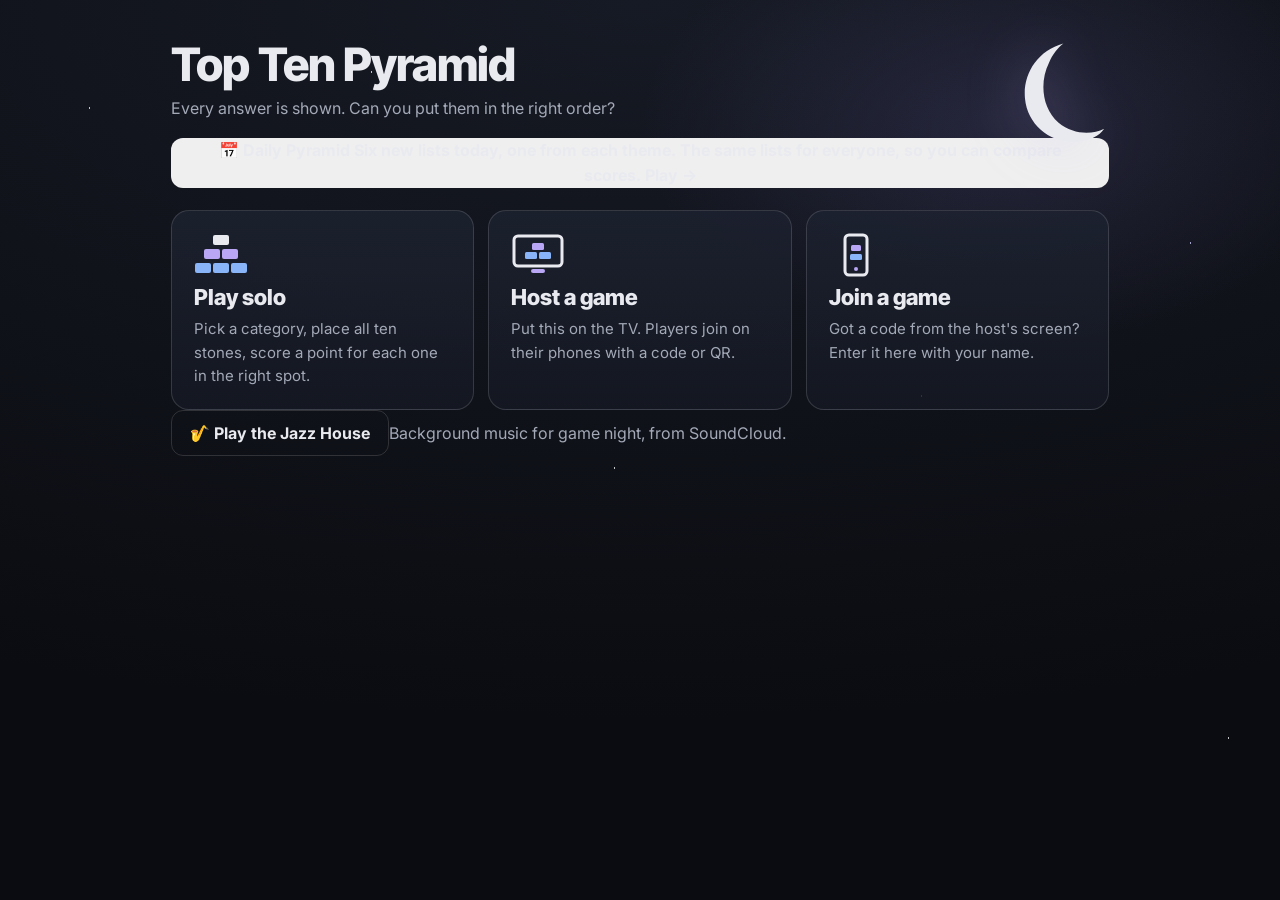
<file: src/template.html>
<!DOCTYPE html>
<html lang="en">
<head>
<meta charset="utf-8">
<meta name="viewport" content="width=device-width, initial-scale=1">
<title>Top Ten Pyramid</title>
<link rel="preconnect" href="https://fonts.googleapis.com">
<link href="https://fonts.googleapis.com/css2?family=Inter+Tight:wght@700;800&family=Inter:wght@400;500;600;700&family=JetBrains+Mono:wght@500;700&display=swap" rel="stylesheet">
<style>
/*
VOICE: a late-night game show: quiet, confident, a little playful.
IDEA: a pyramid of moonstones under a starry midnight sky; every answer is shown, players set each stone in its ranked place.
PICTURE: the pyramid itself, 4-3-2-1 moon-white stones, rank 1 at the apex, with a soft moon glow behind.
COLOUR and TYPE: Midnight palette: near-black navy, moon white, lavender accent, blue/teal/green/peach; Inter Tight + Inter, JetBrains Mono for codes.
LAYOUT: home with three doors (solo, host, join); play screen is title, pyramid, tray, action bar; TV screen adds code, QR and leaderboard.
*/
:root{color-scheme:light dark;
--bg:#161a24;--bg2:#0b0c11;--panel:#151923;--panel2:#1d2230;
--ink:#e9eaf0;--muted:#a3a9b7;
--sand:#e3e5ec;--sandHi:#f5f6f9;--sandLo:#8e95a6;--stoneInk:#12141b;
--acc:#b9a6f5;--accHi:#cdbffa;--blue:#8ab4f8;--teal:#72d0cc;
--empty:rgba(255,255,255,.045);--edge:rgba(255,255,255,.14);
--coral:#f2a97e;--ok:#a6d9a0;--gold:#b9a6f5}
:root[data-theme=light]{color-scheme:light}:root[data-theme=dark]{color-scheme:dark}
*{box-sizing:border-box;min-width:0}
html{background:var(--bg2)}
body::before{content:"";position:fixed;inset:0;pointer-events:none;z-index:0;opacity:.75;background-image:radial-gradient(1.2px 1.2px at 7% 12%,#fff 50%,transparent 51%),radial-gradient(1px 1px at 18% 34%,#fff 50%,transparent 51%),radial-gradient(1.4px 1.4px at 29% 8%,#fff 50%,transparent 51%),radial-gradient(1px 1px at 41% 22%,#cfd3ff 50%,transparent 51%),radial-gradient(1.1px 1.1px at 55% 6%,#fff 50%,transparent 51%),radial-gradient(1px 1px at 63% 31%,#fff 50%,transparent 51%),radial-gradient(1.3px 1.3px at 72% 44%,#fff 50%,transparent 51%),radial-gradient(1px 1px at 86% 9%,#fff 50%,transparent 51%),radial-gradient(1.2px 1.2px at 93% 27%,#cfd3ff 50%,transparent 51%),radial-gradient(1px 1px at 12% 58%,#fff 50%,transparent 51%),radial-gradient(1px 1px at 34% 71%,#fff 50%,transparent 51%),radial-gradient(1.2px 1.2px at 48% 52%,#fff 50%,transparent 51%),radial-gradient(1px 1px at 67% 78%,#fff 50%,transparent 51%),radial-gradient(1px 1px at 81% 63%,#fff 50%,transparent 51%),radial-gradient(1.3px 1.3px at 96% 82%,#fff 50%,transparent 51%),radial-gradient(1px 1px at 4% 90%,#fff 50%,transparent 51%),radial-gradient(1px 1px at 24% 95%,#cfd3ff 50%,transparent 51%),radial-gradient(1px 1px at 58% 92%,#fff 50%,transparent 51%)}
.moon{position:absolute;top:-6px;right:0;width:clamp(70px,10vw,120px);height:auto;filter:drop-shadow(0 0 28px rgba(185,166,245,.35));pointer-events:none}
.top{position:relative}
.wrap{position:relative;z-index:1}
.top:has(#homeBtn:not(.hidden)) .moon{right:170px;width:clamp(56px,7vw,84px)}
@media(max-width:600px){.top:has(#homeBtn:not(.hidden)) .moon{display:none}.moon{width:56px}}
body{margin:0;background:radial-gradient(40% 35% at 78% 14%,rgba(120,110,190,.18),transparent 70%),radial-gradient(130% 80% at 50% 0%,var(--bg) 0%,var(--bg2) 100%) fixed;color:var(--ink);font:16px/1.55 Inter,system-ui,sans-serif;overflow-x:clip;min-height:100vh}
.wrap{max-width:1040px;margin:0 auto;padding:clamp(18px,3.5vw,40px) max(4vw,14px) 48px}
h1,h2,h3{font-family:"Inter Tight",Inter,sans-serif;font-weight:800;letter-spacing:-.02em;margin:0;text-wrap:balance;line-height:1.08}
h1{font-size:clamp(30px,5vw,46px)}
h2{font-size:clamp(22px,3.4vw,32px);color:var(--sandHi)}
h3{font-size:20px}
.top{display:flex;align-items:center;justify-content:space-between;gap:12px;flex-wrap:wrap;margin-bottom:18px}
.sub{color:var(--muted);margin:6px 0 0}
button,select,input{font:inherit;font-size:16px}
button{min-height:46px;padding:0 18px;border-radius:12px;border:0;cursor:pointer;font-weight:700;color:var(--ink)}
button:disabled{opacity:.45;cursor:not-allowed}
button:focus-visible,select:focus-visible,input:focus-visible{outline:3px solid var(--gold);outline-offset:2px}
.go{background:var(--acc);color:#15121f}.go:hover:not(:disabled){background:var(--accHi)}
.ghost{background:transparent;border:1px solid var(--edge)}.ghost:hover:not(:disabled){background:rgba(255,255,255,.08)}
.link{background:none;min-height:40px;padding:0 6px;color:var(--muted);text-decoration:underline}
select,input{min-height:46px;padding:0 14px;border-radius:12px;border:1px solid var(--edge);background:var(--panel);color:var(--ink);max-width:100%}
input::placeholder{color:var(--muted)}
label.f{display:flex;flex-direction:column;gap:5px;font-size:14px;color:var(--muted)}
.hidden{display:none!important}
.row{display:flex;flex-wrap:wrap;gap:10px;align-items:end}

/* home */
.doors{display:grid;grid-template-columns:repeat(3,minmax(0,1fr));gap:14px;margin-top:22px}
.door{background:linear-gradient(180deg,rgba(29,34,48,.85),rgba(21,25,35,.85));border:1px solid var(--edge);border-radius:18px;padding:22px;text-align:left;min-height:190px;display:flex;flex-direction:column;gap:8px;align-items:flex-start;color:var(--ink)}
.door:hover{border-color:var(--acc);box-shadow:0 0 0 1px var(--acc),0 10px 40px -12px rgba(185,166,245,.45)}
.door .ic{width:54px;height:44px}
.door b{font:800 22px/1.1 "Inter Tight",Inter,sans-serif;color:var(--ink)}
.door span{color:var(--muted);font-weight:400;font-size:15px}
.hero{display:flex;justify-content:center;margin:8px 0 0}
@media(max-width:760px){.doors{grid-template-columns:1fr}.door{min-height:0}}

/* picker */
.groups{display:flex;flex-wrap:wrap;gap:8px;margin:0 0 10px}
.groups button{min-height:42px;padding:0 15px;border-radius:99px;background:rgba(255,255,255,.07);border:1px solid var(--edge);font-weight:600}
.groups button[aria-pressed=true]{background:var(--acc);color:#15121f;border-color:var(--acc)}
.pick{display:flex;flex-wrap:wrap;gap:10px;align-items:end;margin-bottom:14px}
.pick select{flex:1 1 260px}

/* board */
.cat{text-align:center;margin:6px 0 2px}
.cat p{margin:4px 0 0;color:var(--muted);font-size:15px}
.pyr{display:flex;flex-direction:column;align-items:center;gap:8px;margin-top:16px;--w:min(180px,calc((100% - 24px)/4))}
.pyr .r{display:flex;gap:8px;justify-content:center;width:100%}
.slot{width:var(--w);min-height:80px;border-radius:7px;padding:16px 6px 7px;display:flex;flex-direction:column;justify-content:center;align-items:center;text-align:center;background:var(--empty);border:1.5px dashed var(--edge);position:relative;color:var(--ink);font-weight:700}
button.slot:disabled,.chip:disabled{opacity:1;cursor:default}
button.slot:hover:not(:disabled){border-color:var(--sand);background:rgba(255,255,255,.12)}
.slot .rk{position:absolute;top:5px;left:8px;font:800 13px/1 "Inter Tight",Inter,sans-serif;opacity:.65}
.slot .nm{font-size:15px;line-height:1.15;overflow-wrap:anywhere}
.slot .st{font-size:12.5px;font-weight:400;opacity:.85;margin-top:2px}
.slot .ans{font-size:12px;font-weight:600;margin-top:3px}
.slot.full{border:0;box-shadow:0 0 22px -6px rgba(200,205,255,.35);background:linear-gradient(180deg,var(--sandHi) 0 4px,var(--sand) 4px 84%,var(--sandLo) 84%);color:var(--stoneInk);box-shadow:0 5px 0 rgba(0,0,0,.25)}
.slot.sel,.chip.sel{outline:3px solid var(--gold);outline-offset:2px}
.slot.right{background:linear-gradient(180deg,#d6f0d2 0 4px,var(--ok) 4px 84%,#6a9e65 84%);color:#10230f}
.slot.wrong{background:linear-gradient(180deg,#f9d5c0 0 4px,var(--coral) 4px 84%,#bf7a52 84%);color:#2e1508}
.slot.wrong .nm{text-decoration:line-through;text-decoration-thickness:2px}
.slot.drop{animation:drop .35s ease-out}
@keyframes drop{0%{transform:translateY(-14px);opacity:.3}100%{transform:none;opacity:1}}
.ground{height:14px;width:min(780px,100%);margin:6px auto 0;border-radius:50%;background:radial-gradient(closest-side,rgba(0,0,0,.35),transparent)}
.tray{display:flex;flex-wrap:wrap;gap:8px;justify-content:center;margin:16px auto 0;max-width:820px;min-height:52px;padding:10px;border-radius:14px;background:rgba(21,25,35,.7);border:1px solid rgba(255,255,255,.05)}
.tray.empty::after{content:"All stones placed. Drag or tap a stone to move it.";color:var(--muted);font-size:14px;align-self:center}
.chip{min-height:46px;padding:6px 14px;border-radius:10px;background:linear-gradient(180deg,var(--sandHi) 0 3px,var(--sand) 3px);color:var(--stoneInk);font-weight:700;box-shadow:0 3px 0 var(--sandLo),0 0 18px -8px rgba(200,205,255,.5)}
.chip:hover{filter:brightness(1.06)}
.hint{text-align:center;color:var(--muted);font-size:14px;margin:10px 0 0;min-height:21px}
.bar{display:flex;flex-wrap:wrap;gap:10px;justify-content:center;margin:16px auto 0}
.banner{margin:16px auto 0;max-width:640px;text-align:center;padding:16px;border-radius:14px;background:rgba(21,25,35,.85);border:1px solid rgba(255,255,255,.06)}
.banner .big{font:800 clamp(28px,5vw,44px)/1 "Inter Tight",Inter,sans-serif;color:var(--gold)}
.banner p{margin:6px 0 0;color:var(--muted)}

/* online */
.notice{max-width:640px;margin:14px auto;padding:14px 16px;border-radius:12px;background:rgba(255,107,74,.14);border:1px solid rgba(255,107,74,.4);font-size:15px}
.lobby{display:grid;grid-template-columns:minmax(0,1.1fr) minmax(0,1fr);gap:22px;align-items:start;margin-top:8px}
.codebox{background:rgba(21,25,35,.82);border:1px solid rgba(255,255,255,.06);border-radius:18px;padding:22px;text-align:center}
.codebox .lbl{color:var(--muted);font-size:15px}
.code{font:700 clamp(54px,9vw,96px)/1 "JetBrains Mono",ui-monospace,monospace;letter-spacing:.06em;color:var(--acc);margin:6px 0 10px}
.qr{display:inline-block;padding:12px;background:#fff;border-radius:14px;line-height:0}
.qr img,.qr canvas{width:min(220px,60vw)!important;height:auto!important}
.url{font-size:13px;color:var(--muted);overflow-wrap:anywhere;margin-top:10px}
.players{display:flex;flex-wrap:wrap;gap:8px;margin:10px 0}
.pl{padding:8px 14px;border-radius:99px;background:rgba(255,255,255,.1);font-weight:600}
.pl.done{background:var(--ok);color:#10230f}
.pl.done::after{content:" ✓"}
.panel{background:rgba(21,25,35,.82);border:1px solid rgba(255,255,255,.06);border-radius:16px;padding:18px}
.panel+.panel{margin-top:14px}
.board-lb{list-style:none;margin:8px 0 0;padding:0;counter-reset:lb}
.board-lb li{display:flex;justify-content:space-between;gap:10px;padding:9px 12px;border-radius:10px;background:rgba(255,255,255,.06);margin-bottom:6px;counter-increment:lb}
.board-lb li::before{content:counter(lb);font-family:"Inter Tight",Inter,sans-serif;font-weight:800;width:1.6em;color:var(--acc)}
.board-lb li .n{flex:1}
.board-lb li .s{font-weight:700;white-space:nowrap}
.board-lb li .s em{font-style:normal;color:var(--ok);font-weight:600;margin-left:6px}
.board-lb li.me{outline:2px solid var(--gold)}
.mini{display:flex;align-items:center;gap:14px;justify-content:center;flex-wrap:wrap;margin-bottom:8px;color:var(--muted)}
.mini b{color:var(--acc);font-family:"JetBrains Mono",ui-monospace,monospace;font-weight:700;font-size:21px;letter-spacing:.04em}
.timer{font-variant-numeric:tabular-nums;font:800 34px/1 "Inter Tight",Inter,sans-serif;color:var(--blue);text-align:center;margin-top:8px}
.timer.low{color:var(--coral)}
.answers{display:grid;grid-template-columns:repeat(auto-fit,minmax(170px,1fr));gap:10px;margin:16px auto 0;max-width:900px}
.answers div{padding:12px 14px;border-radius:10px;background:var(--sand);color:var(--stoneInk);font-weight:700;text-align:center;box-shadow:0 4px 0 var(--sandLo)}
.answers div.bad{background:var(--coral);box-shadow:0 4px 0 #bf7a52;text-decoration:line-through}
.ctrl{display:flex;flex-wrap:wrap;gap:10px;justify-content:center;margin-top:16px;padding-top:14px;border-top:1px solid var(--edge)}
.wait{text-align:center;padding:40px 10px}
.wait .big{font:800 clamp(26px,5vw,40px)/1.1 "Inter Tight",Inter,sans-serif;color:var(--sandHi)}
.wait p{color:var(--muted)}
@media(max-width:760px){.lobby{grid-template-columns:1fr}}
@media(max-width:600px){.slot{min-height:70px;padding:15px 3px 5px}.slot .nm{font-size:13px}.slot .st{display:none}.chip{font-size:15px;padding:6px 11px}.groups button{padding:0 12px;font-size:15px}}

/* avatars */
.avgrid{display:grid;grid-template-columns:repeat(5,minmax(0,1fr));gap:8px;margin-top:6px}
.avgrid button{min-height:0;padding:6px 2px 4px;border-radius:12px;background:rgba(255,255,255,.06);border:2px solid transparent;display:flex;flex-direction:column;align-items:center;gap:2px;font-size:12.5px;font-weight:600;color:var(--muted)}
.avgrid button svg{width:100%;max-width:62px;height:auto}
.avgrid button[aria-pressed=true]{border-color:var(--acc);background:rgba(185,166,245,.16);color:var(--ink)}
.pl{display:inline-flex;align-items:center;gap:6px}
.pl svg,.board-lb svg,.mini svg{width:30px;height:30px;flex:none}
.pl{padding:4px 14px 4px 5px}
.board-lb li{align-items:center}
.board-lb li .n{display:flex;align-items:center;gap:8px}
body.tv .pl svg,body.tv .board-lb svg{width:44px;height:44px}
/*AVCSS*/
/*GAMECSS*/
/* TV mode: bigger everything, controls tucked away */
body.tv .wrap{max-width:1600px}
body.tv{font-size:19px}
body.tv h2{font-size:clamp(30px,3.6vw,52px)}
body.tv .pyr{--w:min(260px,calc((100% - 24px)/4))}
body.tv .slot{min-height:104px}
body.tv .slot .nm{font-size:clamp(16px,1.6vw,24px)}
body.tv .slot .st{font-size:15px}
body.tv .answers div{font-size:clamp(17px,1.5vw,24px);padding:16px}
body.tv .top .homebtn{display:none}
body.tv .timer{font-variant-numeric:tabular-nums;font-size:56px}
@media(prefers-reduced-motion:reduce){.slot.drop{animation:none}}
</style>
</head>
<body>
<div class="wrap">
  <div class="top">
    <div>
      <h1>Top Ten Pyramid</h1>
      <p class="sub" id="tagline">Every answer is shown. Can you put them in the right order?</p>
    </div>
    <svg class="moon" viewBox="0 0 100 100" aria-hidden="true"><path d="M62 8 C40 14 28 34 30 54 C32 76 52 92 74 90 C84 89 92 85 96 79 C86 84 70 84 58 74 C44 62 42 40 50 24 C53 17 57 12 62 8Z" fill="#e9eaf0"/></svg>
    <button class="ghost homebtn hidden" type="button" id="homeBtn" style="position:relative;z-index:1">Back to menu</button>
  </div>

  <!-- HOME -->
  <section id="vHome">
    <button class="dailydoor" type="button" data-go="daily">
      <span class="dcal" aria-hidden="true">📅</span>
      <span class="dtxt"><b>Daily Pyramid <em id="dailyNum"></em></b><span>Six new lists today, one from each theme. The same lists for everyone, so you can compare scores.</span></span>
      <span class="dgo" aria-hidden="true">Play →</span>
    </button>
    <div class="doors">
      <button class="door" type="button" data-go="solo">
        <svg class="ic" viewBox="0 0 54 44" aria-hidden="true"><rect x="19" y="2" width="16" height="10" rx="2" fill="#e9eaf0"/><rect x="10" y="16" width="16" height="10" rx="2" fill="#b9a6f5"/><rect x="28" y="16" width="16" height="10" rx="2" fill="#b9a6f5"/><rect x="1" y="30" width="16" height="10" rx="2" fill="#8ab4f8"/><rect x="19" y="30" width="16" height="10" rx="2" fill="#8ab4f8"/><rect x="37" y="30" width="16" height="10" rx="2" fill="#8ab4f8"/></svg>
        <b>Play solo</b><span>Pick a category, place all ten stones, score a point for each one in the right spot.</span>
      </button>
      <button class="door" type="button" data-go="host">
        <svg class="ic" viewBox="0 0 54 44" aria-hidden="true"><rect x="3" y="3" width="48" height="30" rx="4" fill="none" stroke="#e9eaf0" stroke-width="3"/><rect x="20" y="36" width="14" height="4" rx="2" fill="#b9a6f5"/><rect x="21" y="10" width="12" height="7" rx="1.5" fill="#b9a6f5"/><rect x="14" y="19" width="12" height="7" rx="1.5" fill="#8ab4f8"/><rect x="28" y="19" width="12" height="7" rx="1.5" fill="#8ab4f8"/></svg>
        <b>Host a game</b><span>Put this on the TV. Players join on their phones with a code or QR.</span>
      </button>
      <button class="door" type="button" data-go="join">
        <svg class="ic" viewBox="0 0 54 44" aria-hidden="true"><rect x="16" y="2" width="22" height="40" rx="4" fill="none" stroke="#e9eaf0" stroke-width="3"/><rect x="22" y="12" width="10" height="6" rx="1.5" fill="#b9a6f5"/><rect x="21" y="21" width="12" height="6" rx="1.5" fill="#8ab4f8"/><circle cx="27" cy="36" r="2" fill="#b9a6f5"/></svg>
        <b>Join a game</b><span>Got a code from the host's screen? Enter it here with your name.</span>
      </button>
    </div>
    <div class="menurow"><button class="ghost musicbtn" type="button" id="mMenu"><span aria-hidden="true">🎷</span> Play the Jazz House</button><span class="sub">Background music for game night, from SoundCloud.</span></div>
  </section>

  <!-- DAILY -->
  <section id="vDaily" class="hidden">
    <div class="dhead" id="dHead"></div>
    <div id="dPlay">
      <div id="dBoard"></div>
      <div class="bar">
        <button class="go" type="button" id="dCheck" disabled>Check my pyramid</button>
        <button class="ghost" type="button" id="dClear">Clear</button>
      </div>
      <div class="banner hidden" id="dResult"><div class="big" id="dScore"></div><p id="dMsg"></p><div class="bar"><button class="go" type="button" id="dNext">Next</button></div></div>
    </div>
    <div id="dSum" class="hidden">
      <div class="banner"><div class="lbl">Today's score</div><div class="big" id="dTotal"></div><p id="dVerdict"></p>
        <ol class="drows" id="dRows"></ol>
        <div class="bar"><button class="go" type="button" id="dShare">Share my score</button></div>
        <pre class="dshare hidden" id="dShareTxt"></pre>
        <p class="sub" id="dNextIn"></p>
      </div>
    </div>
  </section>

  <!-- SOLO -->
  <section id="vSolo" class="hidden">
    <nav class="groups" id="sGroups" aria-label="Themes"></nav>
    <div class="pick">
      <select id="sCat" aria-label="Category"></select>
      <button class="ghost" type="button" id="sRandom">Random category</button>
    </div>
    <div id="sBoard"></div>
    <div class="bar">
      <button class="go" type="button" id="sCheck" disabled>Check my pyramid</button>
      <button class="ghost" type="button" id="sClear">Clear</button>
    </div>
    <div class="banner hidden" id="sResult">
      <div class="big" id="sScore"></div>
      <p id="sMsg"></p>
      <div class="bar"><button class="go" type="button" id="sAgain">Play again</button><button class="ghost" type="button" id="sNext">Next category</button></div>
    </div>
  </section>

  <!-- HOST -->
  <section id="vHost" class="hidden">
    <div class="notice hidden" id="hNotice"></div>
    <div id="hLobby" class="lobby">
      <div class="codebox">
        <div class="lbl">Join on your phone with code</div>
        <div class="code" id="hCode">····</div>
        <div class="qr" id="hQr"></div>
        <div class="url" id="hUrl"></div>
      </div>
      <div>
        <div class="panel">
          <h3>Players <span id="hCount" style="color:var(--muted);font-family:Inter;font-size:16px"></span></h3>
          <div class="players" id="hPlayers"></div>
          <p class="sub" id="hNoPlayers">Waiting for players to join…</p>
          <p class="sub ctlnote" id="hCtlNote"></p>
        </div>
        <div class="panel hidden" id="hLbPanel"><h3 id="hLbTitle">Leaderboard</h3><ol class="board-lb" id="hLb"></ol></div>
        <div class="panel" id="hHow"><h3>How a game works</h3><p class="sub" style="margin:6px 0 0">6 rounds. At the start everyone votes for a theme to play all game; a tie goes to a blackjack showdown. Each round, rank a fresh pyramid for a point per correct stone, +3 for a perfect pyramid, and the final round counts double. At half-time the wheel picks a mini-game worth 5 points. Level on points? The faster lock-in times win.</p></div>
      </div>
    </div>
    <div id="hStage" class="hidden">
      <div class="mini">Join with code <b id="hCode2"></b><span id="hRound"></span></div>
      <div class="dbl hidden" id="hDouble">×2 Final round: double points</div>
      <div class="cat"><h2 id="hTitle"></h2><p id="hNote"></p></div>
      <div class="timer hidden" id="hTimer"></div>
      <div id="hBoard"></div>
      <div class="answers" id="hAnswers"></div>
      <div class="panel" style="margin-top:16px"><h3 id="hStatusH">Players</h3><div class="players" id="hDone"></div><ol class="board-lb hidden" id="hRoundLb"></ol></div>
    </div>
    <div id="hX" class="hidden"></div>
    <div class="ctrl">
      <label class="f" id="hDurWrap" style="flex-direction:row;align-items:center;gap:8px">Ranking timer
        <select id="hDur" aria-label="Ranking timer"><option value="0">No timer</option><option value="45">45 seconds</option><option value="60">60 seconds</option><option value="90" selected>90 seconds</option><option value="120">2 minutes</option></select>
      </label>
      <button class="go" type="button" id="hStart">Start game</button>
      <button class="go hidden" type="button" id="hReveal">Reveal answers</button>
      <button class="go hidden" type="button" id="hNext">Next</button>
      <button class="go hidden" type="button" id="hSpin">Spin the wheel</button>
      <button class="ghost" type="button" id="hTv">TV mode</button>
      <button class="ghost hidden" type="button" id="hEnd">End game</button>
      <button class="ghost" type="button" id="hSfx" aria-pressed="true">🔊 Sound effects on</button>
      <button class="ghost" type="button" id="hNew">New game code</button>
    </div>
    <details class="manage panel" id="hManage"><summary>👥 Manage players <span id="hManageCount"></span></summary><p class="sub">Rename a joke name or one of two phones using the same name, or remove a player.</p><div id="hManageList"></div></details>
  </section>

  <!-- JOIN / PLAYER -->
  <section id="vJoin" class="hidden">
    <div class="notice hidden" id="jNotice"></div>
    <form id="jForm" class="panel" style="max-width:460px;margin:10px auto">
      <h3 style="margin-bottom:12px">Join a game</h3>
      <label class="f">Game code<input id="jCode" maxlength="4" autocomplete="off" autocapitalize="characters" spellcheck="false" placeholder="ABCD" style="text-transform:uppercase;letter-spacing:.2em;font-weight:700"></label>
      <div class="f" style="margin-top:12px">Pick your character<div class="avgrid" id="jAv" role="group" aria-label="Pick your character"></div></div>
      <label class="f" style="margin-top:12px">Your nickname<input id="jName" maxlength="16" autocomplete="nickname" placeholder="e.g. Sam"></label>
      <button class="go" type="submit" style="width:100%;margin-top:14px">Join</button>
      <p class="hint" id="jErr"></p>
    </form>
    <div id="jPlay" class="hidden">
      <div class="mini"><span id="jMeAv"></span><span id="jWho"></span><span>Code <b id="jCodeShow"></b></span><span id="jTotal"></span></div>
      <div id="jCtl" class="ctlbar hidden" aria-label="Host controls"></div>
      <div id="jManage" class="panel manage hidden"><h3>Players</h3><p class="sub">Rename or remove a player. Everyone else sees it on the TV.</p><div id="jManageList"></div></div>
      <div id="jWait" class="wait"><div class="big" id="jWaitBig">You're in!</div><p id="jWaitMsg">Watch the TV. The game starts when the host is ready.</p><ol class="board-lb" id="jLb" style="max-width:460px;margin:0 auto;text-align:left"></ol></div>
      <div id="jRound" class="hidden">
        <div class="dbl hidden" id="jDouble">×2 Final round: double points</div>
        <div class="timer hidden" id="jTimer"></div>
        <div id="jBoard"></div>
        <div class="bar"><button class="go" type="button" id="jLock" disabled>Lock in</button><button class="ghost" type="button" id="jClear">Clear</button></div>
        <div class="banner hidden" id="jResult"><div class="big" id="jScore"></div><p id="jMsg"></p></div>
      </div>
      <div id="jX" class="hidden"></div>
    </div>
  </section>
  <div class="music hidden" id="gMusic"></div>
</div>

<script>
/*QRLIB*/
</script>
<script>
{
/*DATA*/
/*DATAX*/
/*DATAXB*/
/*DATAR*/
/*AVATARS*/
const ART_URL = 'https://claude.ai/artifact/VBgkotb1UX47rB9Yz9ZrPe';
const CATS = GROUPS.flatMap(g=>g.cats.map(c=>Object.assign(c,{group:g.id})));
const byId = id => CATS.find(c=>c.id===id);
const $ = id => document.getElementById(id);
const esc = s => String(s).replace(/[&<>"]/g,c=>({'&':'&amp;','<':'&lt;','>':'&gt;','"':'&quot;'}[c]));
const store = (k,v) => { try { if (v===undefined) return localStorage.getItem(k); localStorage.setItem(k,v) } catch(e) { return null } };
// no history kept between games: clear anything older versions saved
try { Object.keys(localStorage).filter(k=>k==='pyr-host'||k.startsWith('pyr-best-')).forEach(k=>localStorage.removeItem(k)); } catch(e) {}
const shuffle = a => { a=a.slice(); for(let i=a.length-1;i>0;i--){const j=Math.floor(Math.random()*(i+1));[a[i],a[j]]=[a[j],a[i]]} return a };
// only touch the DOM when the markup really changed, so animations don't restart on every update;
// a new `key` marks a new screen and plays the entrance animation
function setH(el, html, key){
  if (!el) return false;
  if (el._h===html && (key===undefined || el._k===key)) return false;
  el.innerHTML=html; el._h=html;
  if (key!==undefined && el._k!==key){ el._k=key; enterAnim(el); }
  return true;
}
function enterAnim(el){ el.classList.remove('enter'); void el.offsetWidth; el.classList.add('enter'); clearTimeout(el._et); el._et=setTimeout(()=>el.classList.remove('enter'),900); }
const cleanName = s => String(s||'').replace(/[\u0000-\u001f\u007f-\u009f​-‏‪-‮⁠-⁯]/g,'').trim().slice(0,16);

const avOk = id => AVATARS.some(a=>a.id===id) ? id : AVATARS[0].id;
let myAv = avOk(store('pyr-av') || AVATARS[Math.floor(Math.random()*AVATARS.length)].id);
function drawAvPicker(){
  $('jAv').innerHTML = AVATARS.map(a=>`<button type="button" data-av="${a.id}" aria-pressed="${a.id===myAv}" aria-label="${esc(a.name)}">${avatarSVG(a.id)}</button>`).join('');
}
$('jAv').addEventListener('click',e=>{const b=e.target.closest('[data-av]'); if(!b) return; myAv=avOk(b.dataset.av); store('pyr-av',myAv); drawAvPicker();});
const chip = (name, av, cls='') => `<span class="pl ${cls}">${avatarSVG(avOk(av))}${esc(name)}</span>`;
const lbRow = (s, extra='', cls='', i=0) => `<li class="${cls}" style="--i:${i}"><span class="n">${avatarSVG(avOk(s[3]))}${esc(cleanName(s[0]))}</span><span class="s">${+s[1]||0}${extra}</span></li>`;

function ranksOf(c){
  return c.items.map((it,i)=>{
    if (!c.ties) return String(i+1);
    const first=c.items.findIndex(o=>o[1]===it[1]);
    return (c.items.filter(o=>o[1]===it[1]).length>1?'=':'')+(first+1);
  });
}
// a stone is right if it sits in a slot with the same rank (so tied answers can swap)
function scoreOf(c, placed){
  const r=ranksOf(c); let n=0;
  for (let s=0;s<10;s++){ const it=placed[s]; if (it>=0 && r[it]===r[s]) n++; }
  return n;
}

/* ---------- board: shared by solo, player and TV ---------- */
// play: {cat, order, placed[slot]=item|-1, sel:item|null, locked, revealed}
function newPlay(cat, order){ return {cat, order: order||shuffle([...Array(10).keys()]), placed:Array(10).fill(-1), sel:null, locked:false, revealed:false, last:-1}; }

function boardHTML(p, opts={}){
  const c=p.cat, r=ranksOf(c), rows=[[0],[1,2],[3,4,5],[6,7,8,9]];
  const showAll=opts.showAnswers; // TV reveal: correct answers in place
  const pyr = rows.map(row=>'<div class="r">'+row.map(s=>{
    let it = showAll ? s : p.placed[s];
    let cls='slot', inner=`<span class="rk">${r[s]}</span>`;
    if (it>=0){
      cls+=' full';
      if (p.revealed && !showAll){ cls += r[it]===r[s] ? ' right' : ' wrong'; }
      if (s===p.last) cls+=' drop';
      inner += `<div class="nm">${esc(c.items[it][0])}</div>`;
      if (showAll || (p.revealed && r[it]===r[s])) { if (c.items[it][1]) inner += `<div class="st">${esc(c.items[it][1])}</div>`; }
      if (p.revealed && !showAll && r[it]!==r[s]) inner += `<div class="ans">Answer: ${esc(c.items[s][0])}</div>`;
    } else if (p.revealed){
      cls+=' wrong'; inner += `<div class="ans">Answer: ${esc(c.items[s][0])}</div>`;
    }
    if (p.sel!==null && p.placed[s]===p.sel) cls+=' sel';
    const tag = opts.static ? 'div' : 'button';
    const dis = (p.locked||p.revealed) && !opts.static ? ' disabled' : '';
    return `<${tag} class="${cls}" style="--d:${9-s}" ${opts.static?'':`type="button" data-slot="${s}"`}${dis} aria-label="Rank ${r[s]}${it>=0?': '+esc(c.items[it][0]):', empty'}">${inner}</${tag}>`;
  }).join('')+'</div>').join('');
  let tray='';
  if (!opts.static){
    const left=p.order.filter(i=>!p.placed.includes(i));
    tray = `<div class="tray${left.length?'':' empty'}" data-tray="1">${left.map(i=>`<button type="button" class="chip${p.sel===i?' sel':''}" data-item="${i}"${p.locked||p.revealed?' disabled':''}>${esc(c.items[i][0])}</button>`).join('')}</div>`;
  }
  const hint = opts.static ? '' : `<p class="hint">${p.revealed?'':p.locked?'Locked in. Waiting for the reveal…':p.sel!==null?'Now tap a spot on the pyramid (or the tray to take it back).':'Drag a stone onto the pyramid, or tap a stone then tap its spot. Number 1 is the peak.'}</p>`;
  const grp=GROUPS.find(g=>g.id===c.group);
  return `${opts.noHead?'':`<div class="cat">${grp?`<div class="catg">${grp.emoji} ${esc(grp.name)}</div>`:''}<h2>${esc(c.t)}</h2><p>${esc(c.n)}</p></div>`}<div class="pyr${p.revealed&&!opts.static?' rev':''}${showAll?' build':''}">${pyr}</div><div class="ground"></div>${tray}${hint}`;
}

function boardClick(p, e, onChange){
  if (p.locked || p.revealed || Date.now()<dragQuiet) return;
  const slotEl=e.target.closest('[data-slot]'), chipEl=e.target.closest('[data-item]'), trayEl=e.target.closest('[data-tray]');
  p.last=-1;
  if (chipEl){ const it=+chipEl.dataset.item; p.sel = p.sel===it ? null : it; }
  else if (slotEl){
    const s=+slotEl.dataset.slot, cur=p.placed[s];
    if (p.sel!==null){
      const from=p.placed.indexOf(p.sel);
      if (from>=0) p.placed[from]=cur; // swap if moving between slots
      p.placed[s]=p.sel; p.sel=null; p.last=s;
    } else if (cur>=0) p.sel=cur;
  } else if (trayEl && p.sel!==null){
    const from=p.placed.indexOf(p.sel); if (from>=0) p.placed[from]=-1; p.sel=null;
  } else return;
  onChange();
}


/* ---------- drag and drop (mouse + touch); tapping still works ---------- */
let dragOn=null, dragQuiet=0;
function enableDrag(root, getPlay, onChange){
  root.addEventListener('pointerdown', e=>{
    if (e.button>0 || dragOn) return;
    const p=getPlay(); if (!p || p.locked || p.revealed) return;
    const chip=e.target.closest('[data-item]'), slot=e.target.closest('[data-slot]');
    let it=-1, src=chip||slot;
    if (chip) it=+chip.dataset.item; else if (slot) it=p.placed[+slot.dataset.slot];
    if (!src || !(it>=0) || src.disabled) return;
    const d={p, it, src, root, onChange, x0:e.clientX, y0:e.clientY, id:e.pointerId, live:false, ghost:null, over:null};
    const move=ev=>{
      if (ev.pointerId!==d.id) return;
      if (!d.live){
        if (Math.hypot(ev.clientX-d.x0, ev.clientY-d.y0)<7) return;
        d.live=true; dragOn=d; p.sel=null;
        const r=src.getBoundingClientRect();
        d.g=document.createElement('div'); d.g.className='chip dragghost'; d.g.textContent=p.cat.items[it][0];
        document.body.appendChild(d.g); d.dx=Math.min(r.width/2,80); d.dy=Math.min(r.height/2,28);
        src.classList.add('dragsrc'); root.querySelectorAll('.sel').forEach(x=>x.classList.remove('sel'));
        document.body.classList.add('dragging');
        const tick=()=>{ if (dragOn!==d) return; if (d.vy) window.scrollBy(0,d.vy); requestAnimationFrame(tick); }; requestAnimationFrame(tick); // scroll when held near the top or bottom edge
      }
      ev.preventDefault();
      const edge=70, H=window.innerHeight; d.vy = ev.clientY<edge ? -Math.ceil((edge-ev.clientY)/6) : ev.clientY>H-edge ? Math.ceil((ev.clientY-(H-edge))/6) : 0;
      d.g.style.transform=`translate(${ev.clientX-d.dx}px,${ev.clientY-d.dy}px) rotate(-3deg)`;
      const under=document.elementFromPoint(ev.clientX, ev.clientY);
      const tgt=under && root.contains(under) ? (under.closest('[data-slot]')||under.closest('[data-tray]')) : null;
      if (tgt!==d.over){ if (d.over) d.over.classList.remove('over'); d.over=tgt; if (tgt) tgt.classList.add('over'); }
    };
    const end=ev=>{
      if (ev.pointerId!==d.id) return;
      document.removeEventListener('pointermove',move); document.removeEventListener('pointerup',end); document.removeEventListener('pointercancel',end);
      if (!d.live) return;
      d.g.remove(); document.body.classList.remove('dragging'); src.classList.remove('dragsrc');
      if (d.over) d.over.classList.remove('over');
      dragOn=null; dragQuiet=Date.now()+350; // swallow the click that follows a drag
      if (p.locked || p.revealed) return onChange(); // the round ended mid-drag
      const tgt=ev.type==='pointerup' ? d.over : null, from=p.placed.indexOf(it);
      p.last=-1;
      if (tgt && tgt.dataset.slot!==undefined){
        const s=+tgt.dataset.slot, cur=p.placed[s];
        if (from>=0) p.placed[from]=cur; // swap when moving between spots
        p.placed[s]=it; p.last=s;
      } else if (tgt && tgt.dataset.tray && from>=0) p.placed[from]=-1;
      onChange();
    };
    document.addEventListener('pointermove',move,{passive:false}); document.addEventListener('pointerup',end); document.addEventListener('pointercancel',end);
  });
}
/* ---------- category picker (solo + host) ---------- */
function picker(groupsEl, selEl, getId, setId){
  const draw=()=>{
    const cur=byId(getId()); const g=GROUPS.find(x=>x.id===cur.group);
    groupsEl.innerHTML=GROUPS.map(x=>`<button type="button" data-g="${x.id}" aria-pressed="${x.id===g.id}"><span class="emo" aria-hidden="true">${x.emoji}</span> ${esc(x.name)}</button>`).join('');
    selEl.innerHTML=g.cats.map(c=>`<option value="${c.id}">${esc(c.t)}</option>`).join('');
    selEl.value=cur.id;
  };
  groupsEl.addEventListener('click',e=>{const b=e.target.closest('[data-g]');if(!b)return;const g=GROUPS.find(x=>x.id===b.dataset.g);if(g){setId(g.cats[0].id);draw()}});
  selEl.addEventListener('change',()=>{setId(selEl.value);draw()});
  return draw;
}
const randomCat = (not) => { let c; do{c=CATS[Math.floor(Math.random()*CATS.length)]}while(c.id===not); return c.id; };

/* ---------- views ---------- */
let view='home';
function show(v){
  view=v;
  if (v!=='daily' && location.hash==='#daily') history.replaceState(null,'',location.pathname+location.search);
  for (const [k,id] of [['home','vHome'],['solo','vSolo'],['host','vHost'],['join','vJoin'],['daily','vDaily']]){ $(id).classList.toggle('hidden',k!==v); if (k===v) enterAnim($(id)); }
  $('homeBtn').classList.toggle('hidden',v==='home');
  if (typeof musicVis==='function') { musicVis(); applyVol(); }
  $('tagline').textContent = v==='host' ? 'Host screen: put this on the TV.' : v==='join' ? 'Game night on your phone.' : 'Every answer is shown. Can you put them in the right order?';
}
document.querySelectorAll('[data-go]').forEach(b=>b.addEventListener('click',()=>{
  const g=b.dataset.go; if(g==='solo') startSolo(store('pyr-cat')||'pl'); if(g==='host') startHost(); if(g==='join') openJoin(''); if(g==='daily') startDaily();
}));
$('homeBtn').addEventListener('click',()=>{ leaveOnline(); document.body.classList.remove('tv'); try{ if(document.fullscreenElement) document.exitFullscreen() }catch(e){} show('home'); try{history.replaceState(null,'',location.pathname+location.search)}catch(e){} });

/* ---------- SOLO ---------- */
let solo=null, soloCat='pl';
const drawSoloPicker = picker($('sGroups'), $('sCat'), ()=>soloCat, id=>{ startSolo(id) });
function startSolo(id){
  soloCat = byId(id) ? id : 'pl'; store('pyr-cat',soloCat);
  solo=newPlay(byId(soloCat)); show('solo'); drawSoloPicker(); renderSolo();
  $('sResult').classList.add('hidden');
}
function renderSolo(){
  if (dragOn) return;
  setH($('sBoard'), boardHTML(solo));
  const full=!solo.placed.includes(-1);
  $('sCheck').disabled=!full||solo.revealed; $('sClear').disabled=solo.revealed;
}
$('sBoard').addEventListener('click',e=>boardClick(solo,e,renderSolo));
enableDrag($('sBoard'), ()=>solo, renderSolo);
$('sClear').addEventListener('click',()=>{ solo.placed.fill(-1); solo.sel=null; renderSolo(); });
$('sCheck').addEventListener('click',()=>{
  solo.revealed=true; solo.sel=null; solo.last=-1; renderSolo();
  const n=scoreOf(solo.cat,solo.placed);
  $('sScore').textContent=`${n} / 10`;
  $('sMsg').textContent=(n===10?'Perfect pyramid!':n>=7?'Brilliant ranking.':n>=4?'Solid effort.':'The stars weren\'t aligned this time.');
  $('sResult').classList.remove('hidden');
});
$('sAgain').addEventListener('click',()=>startSolo(soloCat));
$('sNext').addEventListener('click',()=>{ const g=GROUPS.find(x=>x.id===byId(soloCat).group); const i=g.cats.findIndex(c=>c.id===soloCat); startSolo(g.cats[(i+1)%g.cats.length].id); });
$('sRandom').addEventListener('click',()=>startSolo(randomCat(soloCat)));

/*DAILY*/
/*MINIGAMES*/
/*PEERROOM*/
/*ONLINE*/
/* ---------- routing: QR links land on #join-abcd ---------- */
function route(){
  const m=/^#join-([a-z]{4})$/i.exec(location.hash||'');
  if (m) { openJoin(m[1]); return true; }
  if (/^#daily$/i.test(location.hash||'')) { startDaily(); return true; }
  return false;
}
window.addEventListener('hashchange',route);
// tell the room straight away when a phone or the TV closes the page
window.addEventListener('pagehide',()=>{ try{ if (live) live.leave(); }catch(e){} });
if (!route()) show('home');
}
</script>
</body>
</html>
</file>
